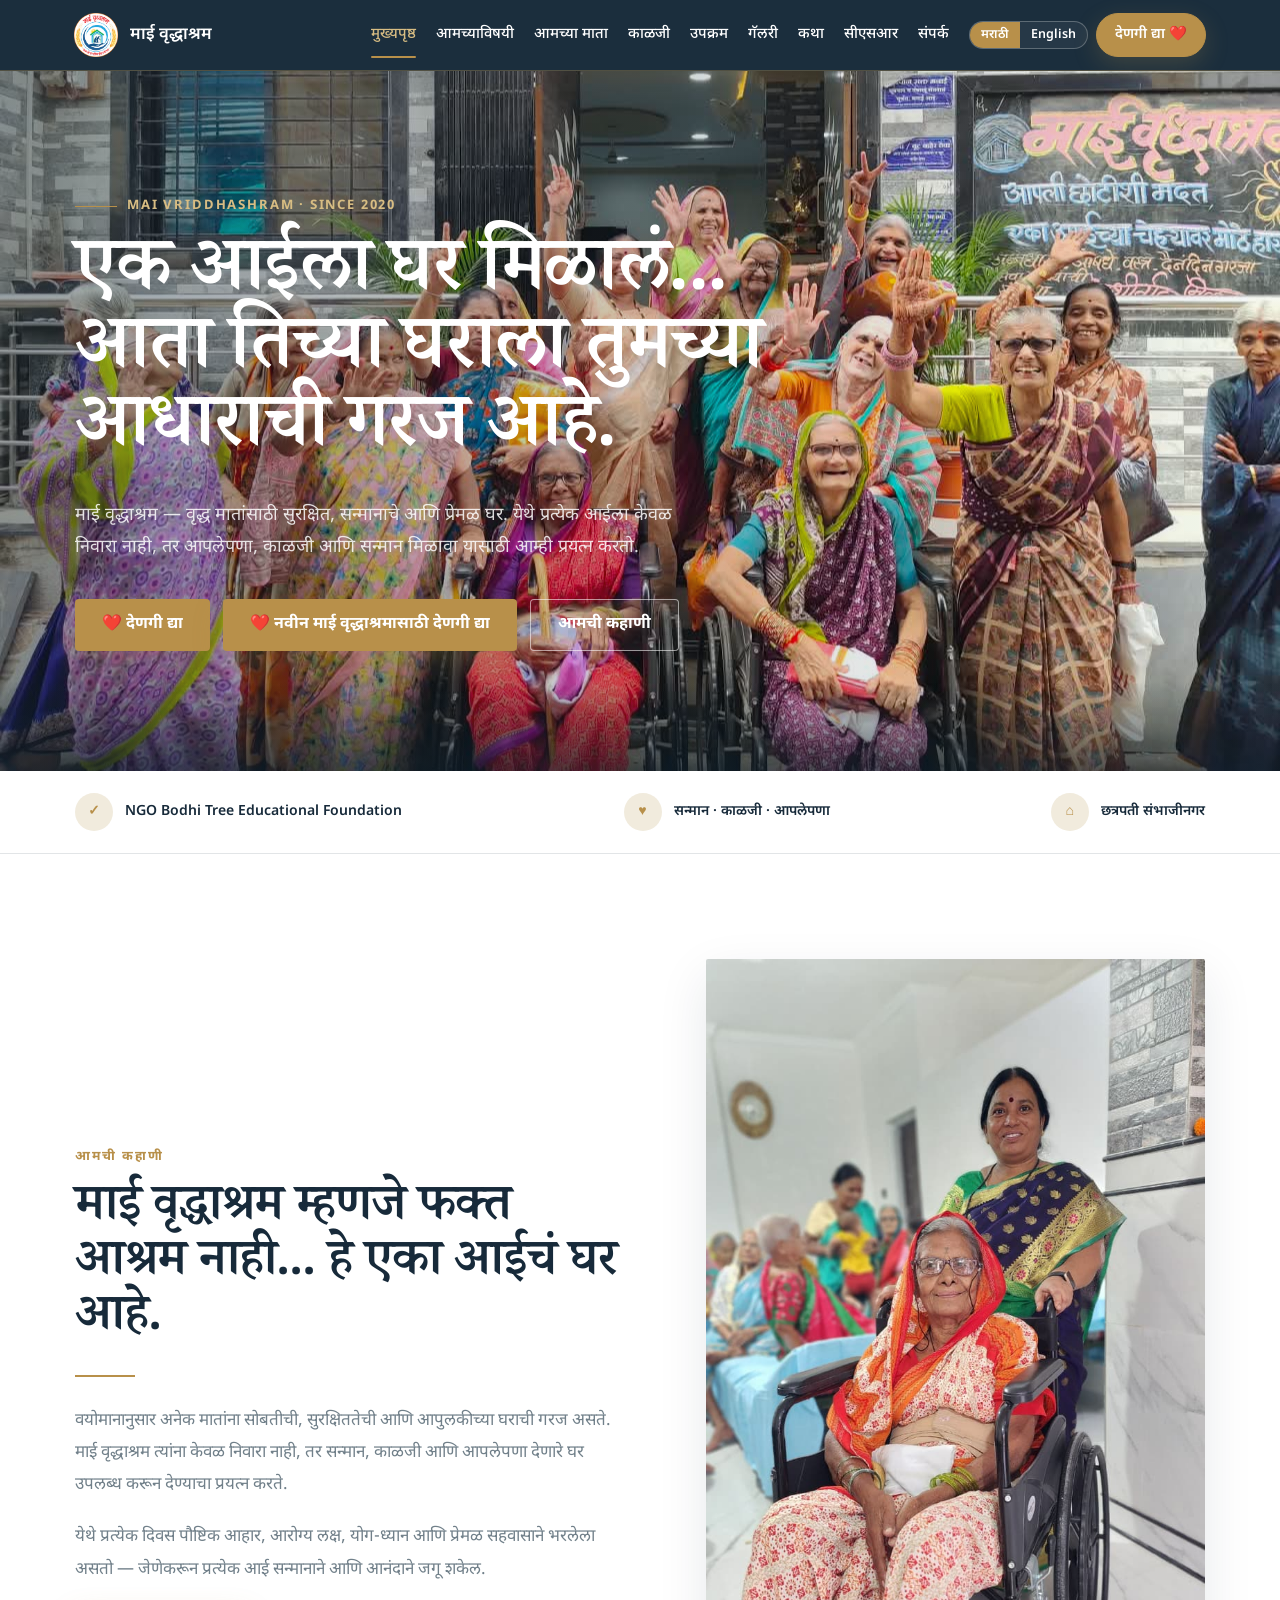
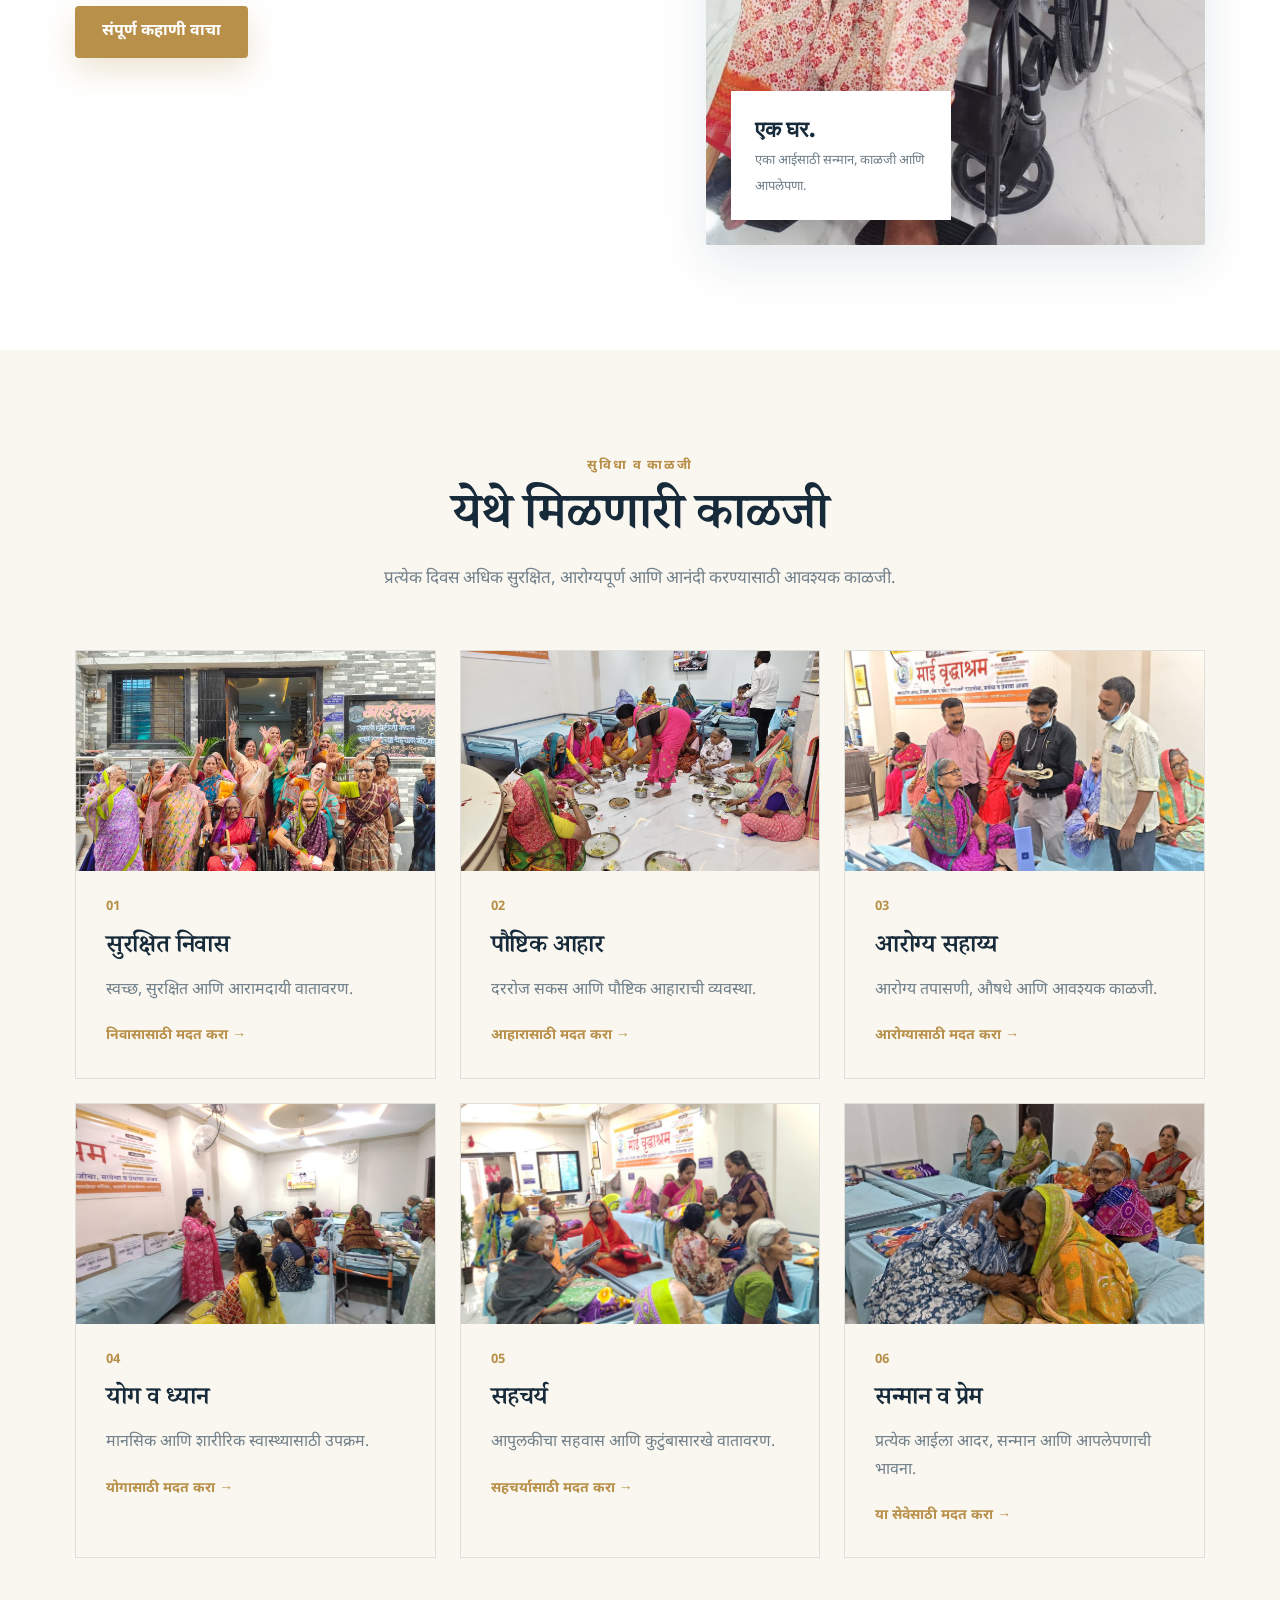
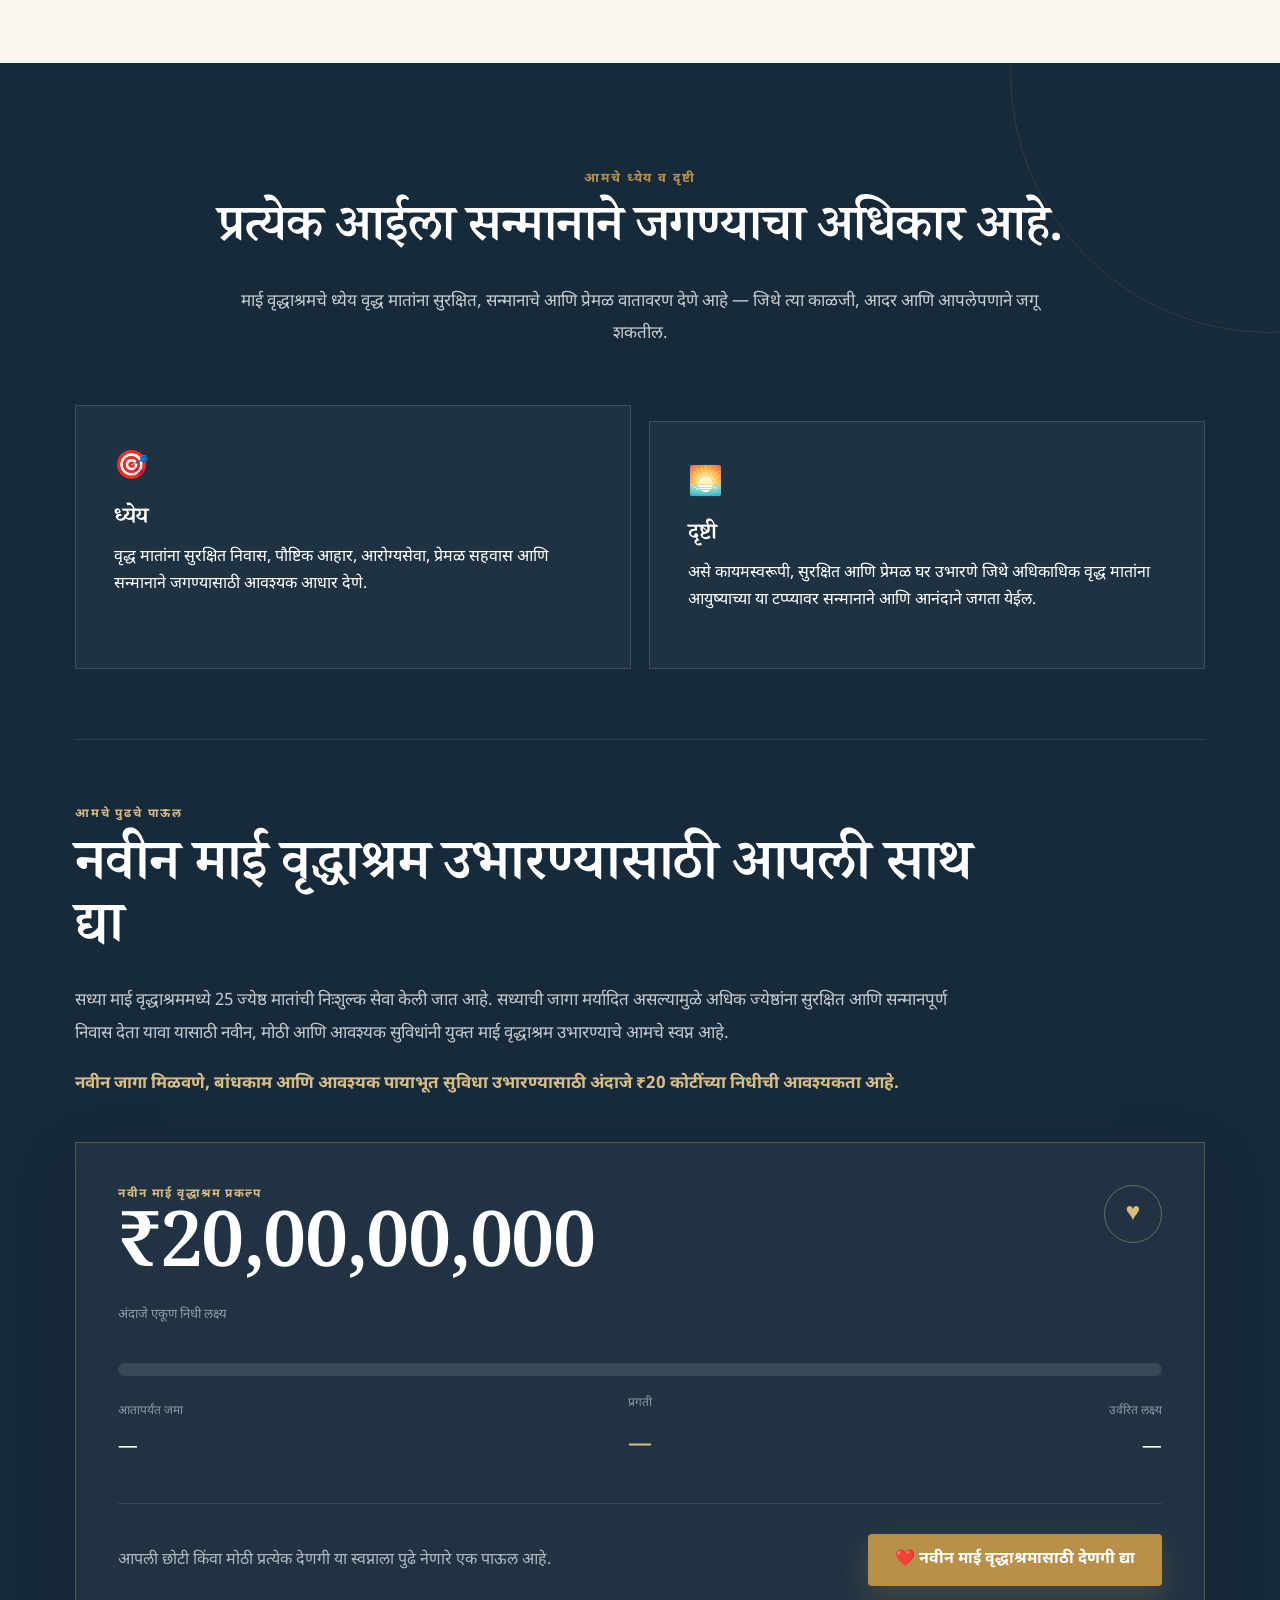
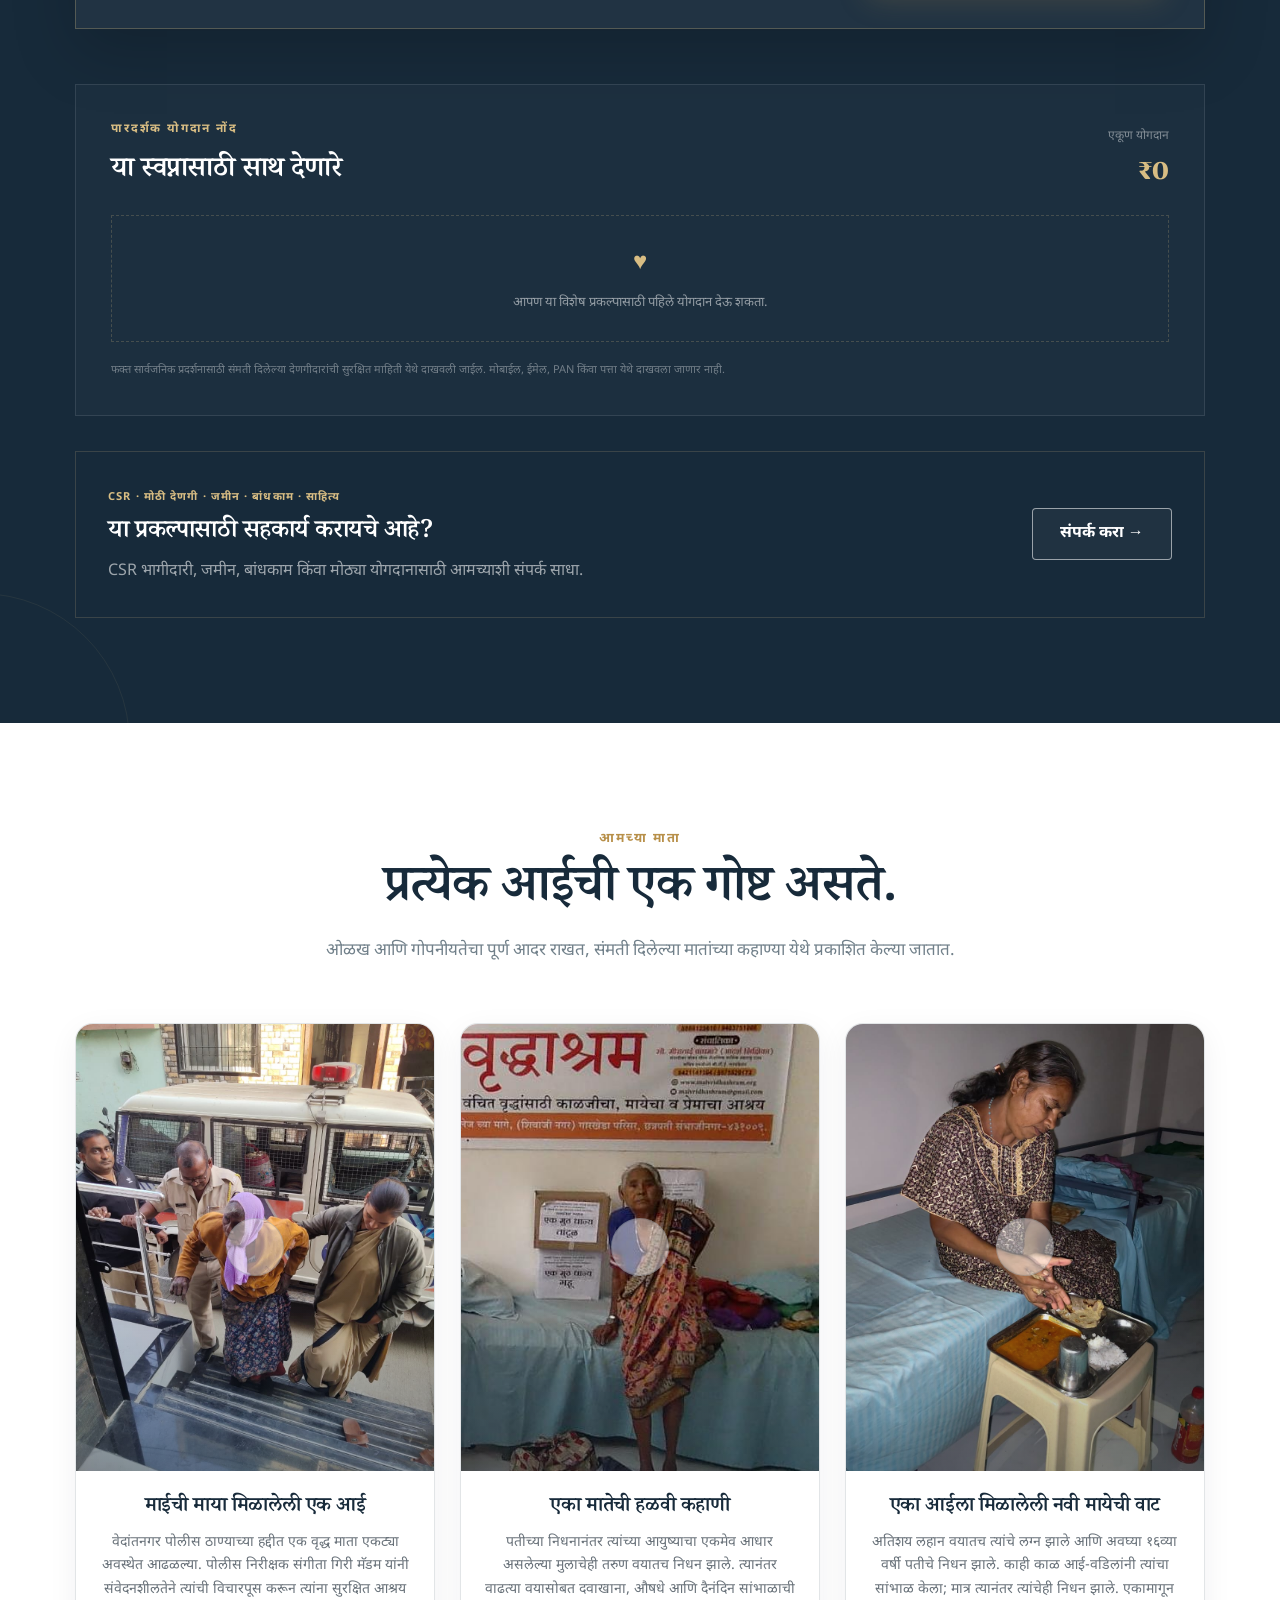
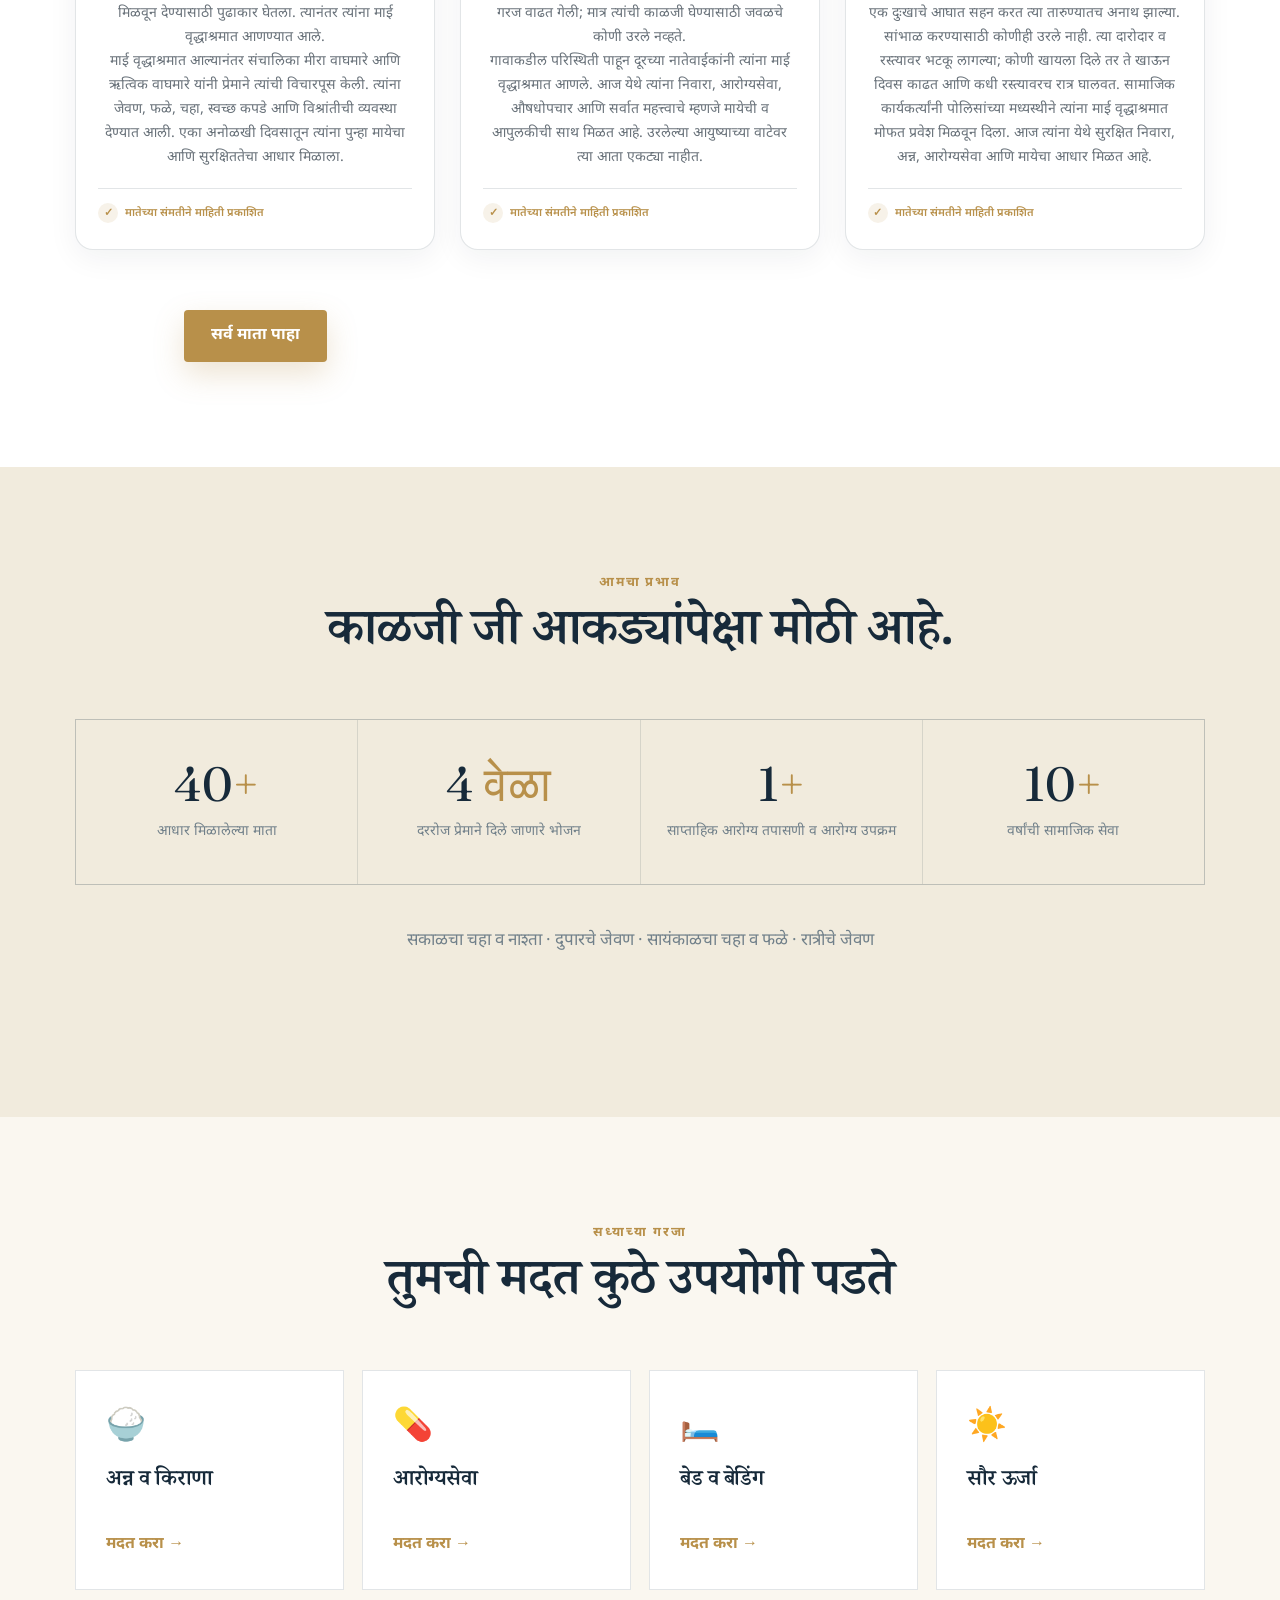
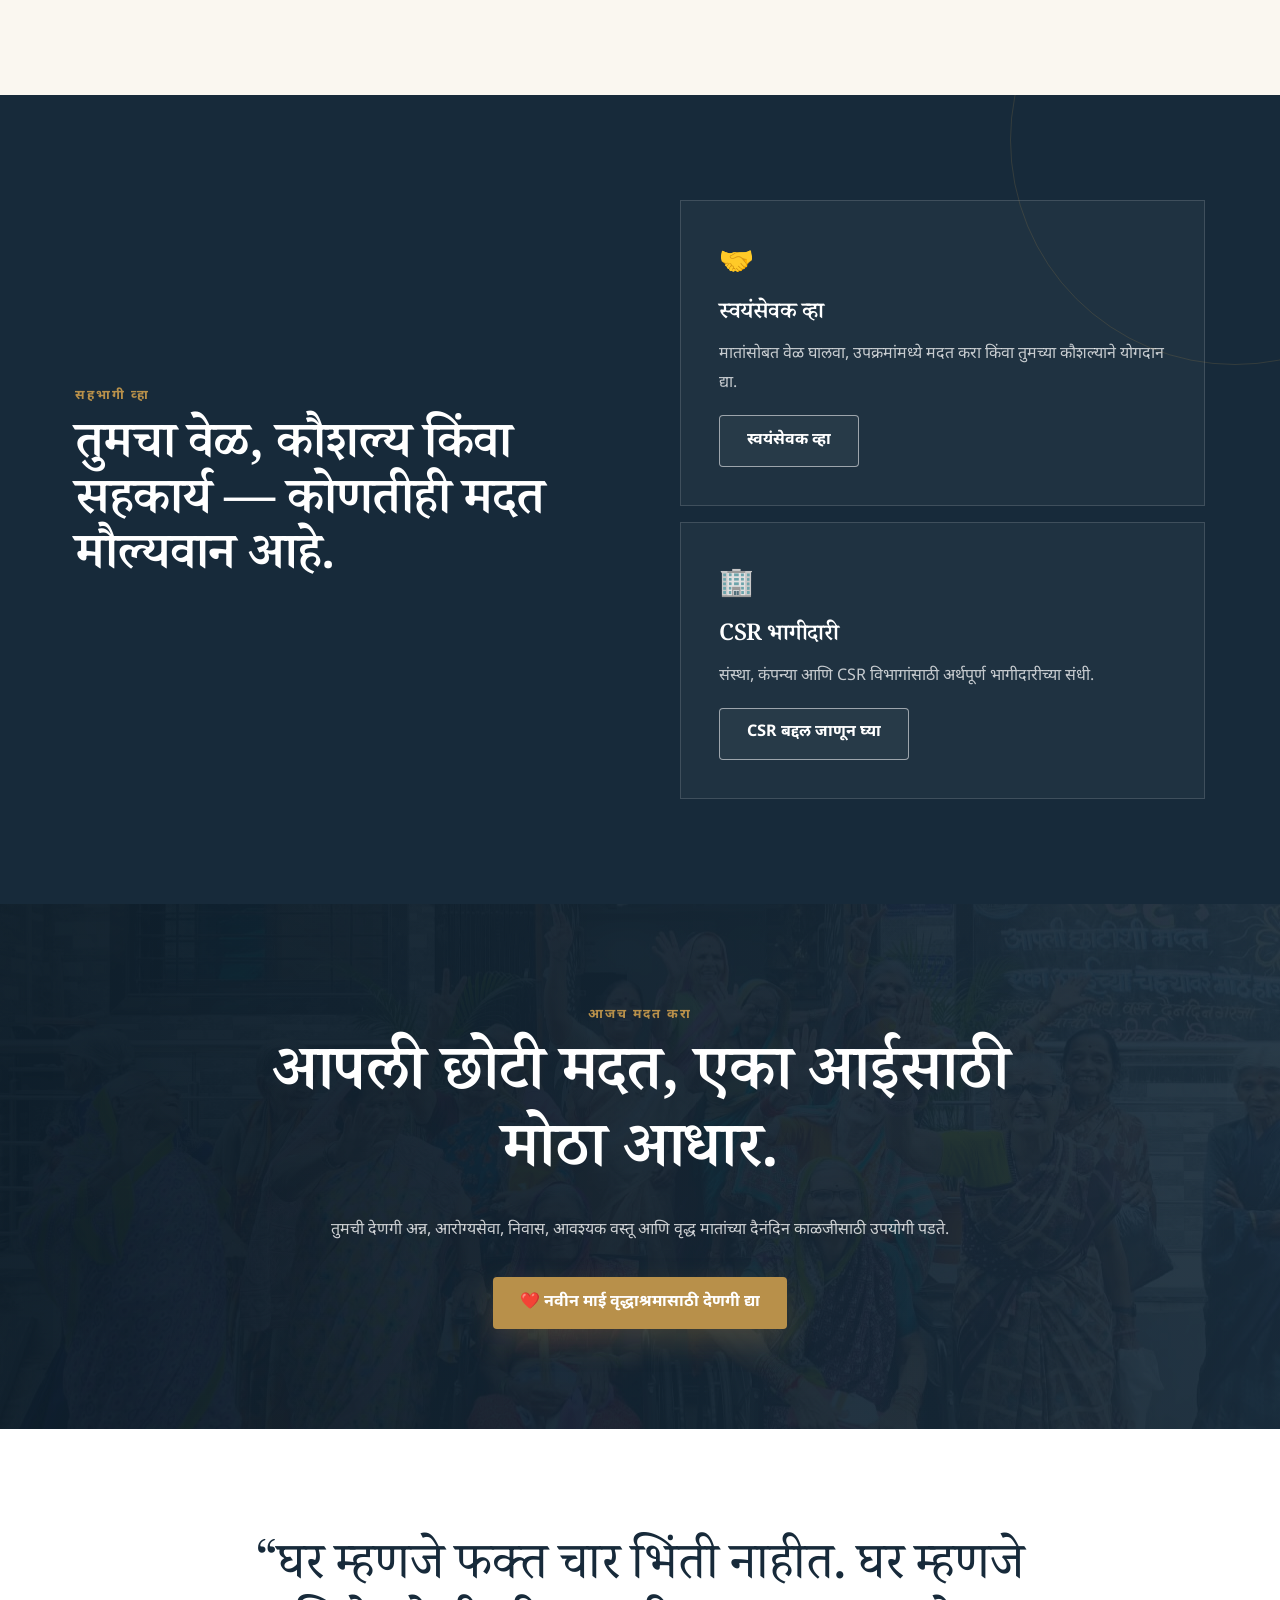
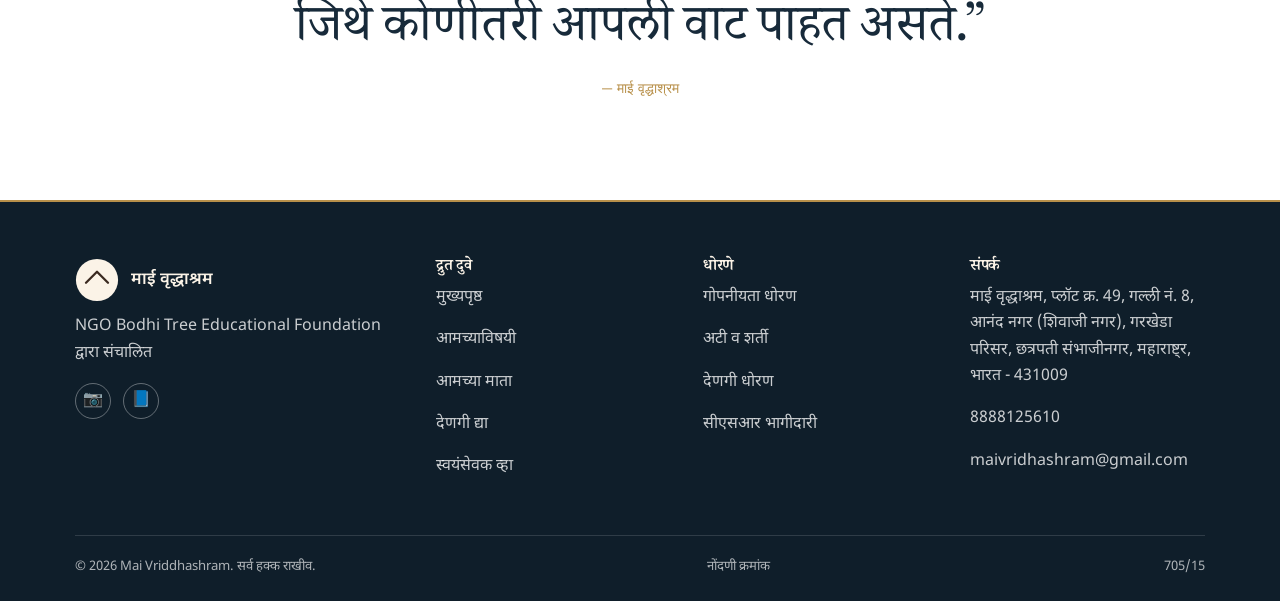
<file: index.html>
<!DOCTYPE html>
<html lang="mr" data-lang="mr">
<head>

<meta charset="UTF-8">
<meta name="viewport" content="width=device-width, initial-scale=1.0">

<title>माई वृद्धाश्रम | Mai Vriddhashram | Old Age Home in Chhatrapati Sambhajinagar</title>

<meta name="description" content="माई वृद्धाश्रम, छत्रपती संभाजीनगर — वृद्ध मातांसाठी सुरक्षित, सन्मानाचे आणि प्रेमळ घर. Mai Vriddhashram is an old age home run by Bodhi Tree Educational Foundation.">

<link rel="icon" type="image/png" href="images/logo/home-logo.png">

<link rel="canonical" href="https://maivriddhashram.org/">

<meta property="og:title" content="Mai Vriddhashram — A Home of Dignity, Care and Love">
<meta property="og:description" content="माई वृद्धाश्रम — वृद्ध मातांसाठी सुरक्षित, सन्मानाचे आणि प्रेमळ घर. Mai Vriddhashram, an old age home in Chhatrapati Sambhajinagar.">
<meta property="og:type" content="website">
<meta property="og:url" content="https://maivriddhashram.org/">
<meta property="og:image" content="https://maivriddhashram.org/images/home-hero.png">

<meta name="twitter:card" content="summary_large_image">
<meta name="twitter:title" content="माई वृद्धाश्रम | Mai Vriddhashram">
<meta name="twitter:description" content="A Home of Dignity, Care and Love — Mai Vriddhashram, Chhatrapati Sambhajinagar.">
<meta name="twitter:image" content="https://maivriddhashram.org/images/home-hero.png">

<link rel="preconnect" href="https://fonts.googleapis.com">

<link href="https://fonts.googleapis.com/css2?family=DM+Sans:wght@400;500;600;700&family=Fraunces:wght@500;600;700&family=Noto+Sans+Devanagari:wght@400;500;600;700&family=Noto+Serif+Devanagari:wght@600;700&display=swap" rel="stylesheet">

<link rel="stylesheet" href="css/style.css">


<style>
/* =========================================================
   MAI VRIDDHASHRAM — PREMIUM HOMEPAGE
   Navy + Antique Gold + Warm Cream
========================================================= */

:root{
  --navy:#172A3A;
  --navy-dark:#0D1D2A;
  --navy-mid:#213C51;
  --gold:#B8904A;
  --gold-light:#D8BD83;
  --cream:#FAF7F0;
  --cream-dark:#F1EBDD;
  --white:#FFFFFF;
  --text:#33404A;
  --muted:#71808A;
  --border:rgba(23,42,58,.12);
  --shadow:0 18px 50px rgba(23,42,58,.10);
}

html{
  scroll-behavior:smooth;
}

body{
  margin:0;
  background:var(--cream);
  color:var(--text);
  font-family:"DM Sans","Noto Sans Devanagari",sans-serif;
}

h1,h2,h3,h4{
  font-family:"Fraunces","Noto Serif Devanagari",serif;
  color:var(--navy);
  letter-spacing:-.02em;
}

.container{
  width:min(1180px,92%);
  margin:auto;
}


/* =========================================================
   HEADER
========================================================= */

#site-header{
  position:relative;
  z-index:100;
}

.premium-topline{
  background:var(--navy-dark);
  color:rgba(255,255,255,.78);
  text-align:center;
  font-size:12px;
  letter-spacing:.08em;
  padding:9px 15px;
}

.premium-topline span{
  color:var(--gold-light);
}


/* =========================================================
   HERO
========================================================= */

.premium-hero{
  position:relative;
  min-height:700px;
  display:flex;
  align-items:center;
  overflow:hidden;
  background:var(--navy);
}

.premium-hero-image{
  position:absolute;
  inset:0;

  background-image:
    linear-gradient(
      90deg,
      rgba(13,29,42,.42) 0%,
      rgba(13,29,42,.30) 30%,
      rgba(13,29,42,.12) 62%,
      rgba(13,29,42,.03) 100%
    ),
    url("../images/home-hero.png");

  background-size:cover;
  background-position:center;
}

.premium-hero-content{
  position:relative;
  z-index:2;
  padding:110px 0;
  max-width:720px;
  color:white;
}

.premium-eyebrow{
  display:inline-flex;
  align-items:center;
  gap:10px;
  color:var(--gold-light);
  font-size:13px;
  font-weight:700;
  letter-spacing:.14em;
  text-transform:uppercase;
  margin-bottom:22px;
}

.premium-eyebrow::before{
  content:"";
  width:42px;
  height:1px;
  background:var(--gold);
}

.premium-hero h1{
  color:white;
  font-size:clamp(3rem,6vw,5.8rem);
  line-height:1.02;
  margin:0 0 26px;
  max-width:800px;
}

.premium-hero h1 span{
  color:var(--gold-light);
}

.premium-hero-description{
  font-size:18px;
  line-height:1.8;
  color:rgba(255,255,255,.84);
  max-width:600px;
  margin-bottom:35px;
}

.premium-buttons{
  display:flex;
  flex-wrap:wrap;
  gap:13px;
}

.premium-btn{
  display:inline-flex;
  align-items:center;
  justify-content:center;
  min-height:52px;
  padding:0 27px;
  border-radius:4px;
  text-decoration:none;
  font-weight:700;
  transition:.3s ease;
}

.premium-btn-gold{
  background:var(--gold);
  color:white;
  box-shadow:0 12px 30px rgba(184,144,74,.25);
}

.premium-btn-gold:hover{
  background:#A37D3D;
  transform:translateY(-3px);
}

.premium-btn-light{
  border:1px solid rgba(255,255,255,.55);
  color:white;
  background:rgba(255,255,255,.04);
}

.premium-btn-light:hover{
  background:white;
  color:var(--navy);
}

.hero-bottom-line{
  position:absolute;
  bottom:0;
  left:0;
  right:0;
  height:90px;

  background:linear-gradient(
    to bottom,
    transparent,
    rgba(13,29,42,.65)
  );
}


/* =========================================================
   TRUST
========================================================= */

.premium-trust{
  background:white;
  border-bottom:1px solid var(--border);
}

.trust-inner{
  min-height:82px;
  display:flex;
  align-items:center;
  justify-content:space-between;
  gap:20px;
}

.trust-item{
  display:flex;
  align-items:center;
  gap:12px;
  color:var(--navy);
  font-size:14px;
  font-weight:600;
}

.trust-icon{
  width:38px;
  height:38px;
  border-radius:50%;
  display:grid;
  place-items:center;
  background:var(--cream-dark);
  color:var(--gold);
}

.trust-foundation{
  font-family:"Noto Sans Devanagari",sans-serif !important;
  font-weight:600 !important;
  letter-spacing:normal !important;
  word-spacing:normal !important;
  white-space:normal !important;
}
.trust-tree{
  display:inline-block !important;
  white-space:nowrap !important;
  letter-spacing:0 !important;
}

/* =========================================================
   INTRO
========================================================= */

.premium-section{
  padding:105px 0;
}

.premium-section-alt{
  background:white;
}

.intro-grid{
  display:grid;
  grid-template-columns:1.05fr .95fr;
  gap:80px;
  align-items:center;
}

.premium-label{
  color:var(--gold);
  font-size:13px;
  font-weight:700;
  letter-spacing:.15em;
  text-transform:uppercase;
  margin-bottom:16px;
}

.premium-title{
  font-size:clamp(2.3rem,4vw,4rem);
  line-height:1.08;
  margin:0 0 25px;
}

.premium-copy{
  color:var(--muted);
  font-size:17px;
  line-height:1.9;
  margin-bottom:20px;
}

.gold-line{
  width:60px;
  height:2px;
  background:var(--gold);
  margin:20px 0 28px;
}

.editorial-image{
  position:relative;
  min-height:520px;
  overflow:hidden;
  border-radius:2px;
  box-shadow:var(--shadow);
}

.editorial-image img{
  width:100%;
  height:100%;
  min-height:520px;
  object-fit:cover;
  display:block;
}

.editorial-badge{
  position:absolute;
  left:25px;
  bottom:25px;
  background:white;
  padding:20px 24px;
  box-shadow:0 12px 30px rgba(0,0,0,.15);
  max-width:220px;
}

.editorial-badge strong{
  display:block;
  color:var(--navy);
  font-family:"Fraunces",serif;
  font-size:22px;
}

.editorial-badge span{
  color:var(--muted);
  font-size:13px;
}


/* =========================================================
   CARE & SUPPORT
========================================================= */

.center-heading{
  text-align:center;
  max-width:720px;
  margin:0 auto 55px;
}

.center-heading .premium-title{
  margin-bottom:15px;
}

.care-grid{
  display:grid;
  grid-template-columns:repeat(3,1fr);
  gap:24px;
}

.care-card{
  background:var(--cream);
  border:1px solid var(--border);

  transition:
    transform .35s ease,
    box-shadow .35s ease,
    background .35s ease,
    border-color .35s ease;
}

.care-card-link{
  display:block;
  text-decoration:none;
  color:inherit;
  cursor:pointer;
  overflow:hidden;
  padding:0;
}

.care-card-link:hover{
  background:white;
  transform:translateY(-7px);
  box-shadow:var(--shadow);
  border-color:rgba(184,144,74,.45);
}

.care-card-link:focus-visible{
  outline:3px solid var(--gold);
  outline-offset:4px;
}

.care-photo{
  width:100%;
  height:220px;
  object-fit:cover;
  display:block;
  margin:0;
  border-radius:0;
  transition:transform .5s ease;
}

.care-card-link:hover .care-photo{
  transform:scale(1.045);
}

.care-number{
  color:var(--gold);
  font-size:13px;
  font-weight:700;
  margin:25px 30px 15px;
}

.care-card h3{
  font-size:25px;
  margin:0 30px 12px;
}

.care-card p{
  color:var(--muted);
  line-height:1.7;
  margin:0 30px;
}

.care-donate{
  display:inline-block;
  margin:20px 30px 30px;
  color:var(--gold);
  font-weight:700;
  font-size:14px;
  transition:.3s ease;
}

.care-card-link:hover .care-donate{
  letter-spacing:.4px;
}


/* =========================================================
   OLD / GENERAL NAVY FEATURE
========================================================= */

.navy-feature{
  background:var(--navy);
  color:white;
  position:relative;
  overflow:hidden;
}

.navy-feature::after{
  content:"";
  position:absolute;
  width:450px;
  height:450px;
  border:1px solid rgba(184,144,74,.18);
  border-radius:50%;
  right:-180px;
  top:-180px;
}

.feature-grid{
  display:grid;
  grid-template-columns:1fr 1fr;
  gap:80px;
  align-items:center;
}

.navy-feature h2{
  color:white;
}

.navy-feature p{
  color:rgba(255,255,255,.75);
  line-height:1.85;
}

.feature-card{
  border:1px solid rgba(255,255,255,.14);
  padding:38px;
  background:rgba(255,255,255,.035);
}

.feature-card + .feature-card{
  margin-top:16px;
}

.feature-card-icon{
  font-size:28px;
  margin-bottom:15px;
}

.feature-card h3{
  color:white;
  margin:0 0 10px;
  font-size:23px;
}


/* =========================================================
   NEW MAI VRIDDHASHRAM LIVE FUNDRAISING
========================================================= */

.mai-project-section{
  background:var(--navy);
  color:white;
  position:relative;
  overflow:hidden;
}

.mai-project-section::before{
  content:"";
  position:absolute;
  width:520px;
  height:520px;
  border:1px solid rgba(216,189,131,.12);
  border-radius:50%;
  right:-250px;
  top:-250px;
  pointer-events:none;
}

.mai-project-section::after{
  content:"";
  position:absolute;
  width:300px;
  height:300px;
  border:1px solid rgba(216,189,131,.08);
  border-radius:50%;
  left:-170px;
  bottom:-170px;
  pointer-events:none;
}

.mai-project-intro{
  position:relative;
  z-index:2;
  max-width:850px;
  margin:0 auto 55px;
  text-align:center;
}

.mai-project-intro .premium-title{
  color:white;
}

.mai-project-intro p{
  color:rgba(255,255,255,.76);
  font-size:17px;
  line-height:1.9;
}

.mai-mission-grid{
  position:relative;
  z-index:2;
  display:grid;
  grid-template-columns:1fr 1fr;
  gap:18px;
  margin-bottom:70px;
}

.mai-project-wrap{
  position:relative;
  z-index:2;
  border-top:1px solid rgba(255,255,255,.12);
  padding-top:65px;
}

.mai-project-label{
  color:var(--gold-light);
  font-size:12px;
  font-weight:700;
  letter-spacing:.15em;
  text-transform:uppercase;
  margin-bottom:14px;
}

.mai-project-wrap h2{
  color:white;
  font-size:clamp(2.2rem,4.5vw,4rem);
  line-height:1.08;
  max-width:900px;
  margin:0 0 22px;
}

.mai-project-description{
  color:rgba(255,255,255,.75);
  font-size:17px;
  line-height:1.9;
  max-width:900px;
  margin:0 0 18px;
}

.mai-project-emphasis{
  color:var(--gold-light) !important;
  font-weight:700;
}


/* =========================================================
   FUNDRAISING CARD
========================================================= */

.mai-fundraising-card{
  margin-top:42px;
  padding:42px;
  background:rgba(255,255,255,.045);
  border:1px solid rgba(216,189,131,.28);
  box-shadow:0 22px 60px rgba(0,0,0,.18);
}

.mai-fundraising-header{
  display:flex;
  align-items:flex-start;
  justify-content:space-between;
  gap:25px;
}

.mai-fundraising-eyebrow{
  color:var(--gold-light);
  font-size:12px;
  font-weight:700;
  letter-spacing:.12em;
  text-transform:uppercase;
  margin-bottom:12px;
}

.mai-goal-amount{
  color:white;
  font-family:"Fraunces","Noto Serif Devanagari",serif;
  font-size:clamp(2.7rem,6vw,4.8rem);
  line-height:1;
  margin:0;
}

.mai-goal-note{
  color:rgba(255,255,255,.50);
  font-size:13px;
  margin-top:10px;
}

.mai-heart-mark{
  width:58px;
  height:58px;
  border:1px solid rgba(216,189,131,.4);
  border-radius:50%;
  display:grid;
  place-items:center;
  color:var(--gold-light);
  font-size:25px;
  flex:none;
}


/* =========================================================
   PROGRESS
========================================================= */

.mai-progress-area{
  margin-top:38px;
}

.mai-progress-track{
  width:100%;
  height:13px;
  border-radius:30px;
  overflow:hidden;
  background:rgba(255,255,255,.10);
}

.mai-progress-fill{
  width:0%;
  height:100%;
  border-radius:30px;
  background:var(--gold);
 transition:width 2s ease;
}

.mai-fundraising-stats{
  display:grid;
  grid-template-columns:1fr auto 1fr;
  gap:25px;
  margin-top:18px;
  align-items:end;
}

.mai-stat-item{
  display:flex;
  flex-direction:column;
  gap:5px;
}

.mai-stat-item span{
  color:rgba(255,255,255,.50);
  font-size:12px;
}

.mai-stat-item strong{
  color:white;
  font-family:"Fraunces","Noto Serif Devanagari",serif;
  font-size:23px;
}

.mai-stat-percent{
  text-align:center;
}

.mai-stat-percent strong{
  color:var(--gold-light);
  font-size:28px;
}

.mai-stat-remaining{
  text-align:right;
}


/* =========================================================
   PROJECT DONATE CTA
========================================================= */

.mai-donate-area{
  display:flex;
  justify-content:space-between;
  align-items:center;
  gap:30px;
  margin-top:38px;
  padding-top:30px;
  border-top:1px solid rgba(255,255,255,.10);
}

.mai-donate-area p{
  max-width:560px;
  margin:0;
  color:rgba(255,255,255,.65);
  line-height:1.7;
}


/* =========================================================
   SUPPORTERS
========================================================= */

.mai-supporters{
  margin-top:55px;
  padding:35px;
  background:rgba(255,255,255,.025);
  border:1px solid rgba(255,255,255,.10);
}

.mai-supporters-heading{
  display:flex;
  justify-content:space-between;
  align-items:flex-end;
  gap:20px;
  margin-bottom:25px;
}

.mai-supporters-heading h3{
  color:white;
  font-size:28px;
  margin:0;
}

.mai-supporters-total{
  text-align:right;
}

.mai-supporters-total span{
  display:block;
  color:rgba(255,255,255,.45);
  font-size:12px;
  margin-bottom:4px;
}

.mai-supporters-total strong{
  color:var(--gold-light);
  font-family:"Fraunces","Noto Serif Devanagari",serif;
  font-size:24px;
}

.mai-supporters-list{
  display:flex;
  flex-direction:column;
}

.mai-supporter-row{
  display:grid;
  grid-template-columns:130px 1fr auto;
  gap:20px;
  align-items:center;
  padding:16px 18px;
  border-bottom:1px solid rgba(255,255,255,.08);
}

.mai-supporter-date{
  color:rgba(255,255,255,.45);
  font-size:12px;
}

.mai-supporter-name{
  color:white;
  font-weight:600;
}

.mai-supporter-amount{
  color:var(--gold-light);
  font-family:"Fraunces","Noto Serif Devanagari",serif;
  font-size:20px;
  font-weight:600;
}

.mai-supporter-empty{
  text-align:center;
  padding:28px 15px;
  border:1px dashed rgba(216,189,131,.22);
}

.mai-supporter-empty span{
  display:block;
  color:var(--gold-light);
  font-size:24px;
  margin-bottom:8px;
}

.mai-supporter-empty p{
  color:rgba(255,255,255,.52);
  font-size:13px;
  margin:0;
}

.mai-supporters-note{
  color:rgba(255,255,255,.38);
  font-size:11px;
  line-height:1.6;
  margin:20px 0 0;
}


/* =========================================================
   PROJECT CONTACT
========================================================= */

.mai-project-contact{
  display:flex;
  justify-content:space-between;
  align-items:center;
  gap:30px;
  margin-top:35px;
  padding:32px;
  border:1px solid rgba(216,189,131,.18);
}

.mai-project-contact span{
  color:var(--gold-light);
  font-size:11px;
  font-weight:700;
  letter-spacing:.10em;
  text-transform:uppercase;
}

.mai-project-contact h3{
  color:white;
  font-size:25px;
  margin:8px 0;
}

.mai-project-contact p{
  color:rgba(255,255,255,.58);
  margin:0;
  line-height:1.6;
}


/* =========================================================
   MOTHERS
========================================================= */

.mothers-grid{
  display:grid;
  grid-template-columns:repeat(3,1fr);
  gap:25px;
}

.mother-card{
  background:white;
  border:1px solid var(--border);
  box-shadow:0 8px 30px rgba(23,42,58,.06);
  overflow:hidden;
}

.mother-image{
  aspect-ratio:4/3;
  background:var(--cream-dark);
  display:grid;
  place-items:center;
  color:var(--muted);
}

.mother-image span{
  border:1px solid rgba(184,144,74,.35);
  padding:8px 13px;
  font-size:12px;
  background:white;
}

.mother-content{
  padding:25px;
}

.mother-content h3{
  margin:0 0 10px;
}

.mother-content p{
  color:var(--muted);
  font-size:14px;
  line-height:1.7;
}
.mother-image{
  position:relative;
  aspect-ratio:4/5;
  overflow:hidden;
  background:var(--cream-dark);
}

.mother-image img{
  width:100%;
  height:100%;
  object-fit:cover;
  display:block;
}

.mother-image::after{
  content:"";
  position:absolute;
  inset:0;
  background:linear-gradient(
    to top,
    rgba(13,29,42,.38),
    transparent 45%
  );
  pointer-events:none;
}

.mother-image span{
  position:absolute;
  left:16px;
  bottom:16px;
  z-index:2;
  border:1px solid rgba(184,144,74,.35);
  padding:7px 12px;
  border-radius:999px;
  font-size:11px;
  font-weight:600;
  background:rgba(255,255,255,.90);
  color:#80652F;
}

.mother-consent{
  display:flex;
  align-items:center;
  gap:7px;
  margin-top:18px;
  padding-top:14px;
  border-top:1px solid var(--border);
  color:var(--gold);
  font-size:11px;
  font-weight:600;
}

.mother-consent span:first-child{
  width:20px;
  height:20px;
  border-radius:50%;
  display:grid;
  place-items:center;
  background:rgba(184,144,74,.12);
}

/* =========================================================
   IMPACT
========================================================= */

.impact-section{
  background:var(--cream-dark);
}

.impact-grid{
  display:grid;
  grid-template-columns:repeat(4,1fr);
  gap:1px;
  background:rgba(23,42,58,.12);
  border:1px solid rgba(23,42,58,.12);
}

.impact-box{
  background:var(--cream-dark);
  padding:40px 20px;
  text-align:center;
}

.impact-number{
  color:var(--navy);
  font-family:"Fraunces",serif;
  font-size:48px;
  line-height:1;
  margin-bottom:12px;
}

.impact-number span{
  color:var(--gold);
}

.impact-label{
  color:var(--muted);
  font-size:14px;
}


/* =========================================================
   NEEDS
========================================================= */

.needs-grid{
  display:grid;
  grid-template-columns:repeat(4,1fr);
  gap:18px;
}

.need-card{
  min-height:220px;
  background:white;
  border:1px solid var(--border);
  padding:30px;
  display:flex;
  flex-direction:column;
  justify-content:space-between;
  transition:.3s ease;
}

.need-card:hover{
  transform:translateY(-5px);
  box-shadow:var(--shadow);
}

.need-icon{
  font-size:32px;
}

.need-card h3{
  font-size:22px;
  margin:15px 0 0;
}

.need-card a{
  color:var(--gold);
  font-weight:700;
  text-decoration:none;
}


/* =========================================================
   CTA
========================================================= */

.premium-donation{
  background:
    linear-gradient(
      90deg,
      rgba(13,29,42,.97),
      rgba(23,42,58,.92)
    ),
    url("../images/home-hero.png") center/cover;

  color:white;
  padding:100px 0;
  text-align:center;
}

.premium-donation h2{
  color:white;
  font-size:clamp(2.5rem,5vw,4.5rem);
  max-width:800px;
  margin:0 auto 22px;
}

.premium-donation p{
  max-width:620px;
  margin:0 auto 32px;
  color:rgba(255,255,255,.78);
  line-height:1.8;
}


/* =========================================================
   FINAL MESSAGE
========================================================= */

.final-message{
  padding:100px 0;
  background:white;
  text-align:center;
}

.final-message blockquote{
  max-width:850px;
  margin:0 auto;
  color:var(--navy);
  font-family:"Fraunces","Noto Serif Devanagari",serif;
  font-size:clamp(2rem,4vw,3.6rem);
  line-height:1.2;
}

.final-message cite{
  display:block;
  margin-top:25px;
  color:var(--gold);
  font-style:normal;
  font-family:"DM Sans",sans-serif;
  font-size:14px;
}


/* =========================================================
   TABLET
========================================================= */

@media(max-width:900px){

  .premium-hero{
    min-height:650px;
  }

  .premium-hero-content{
    padding:90px 0;
  }

  .intro-grid,
  .feature-grid{
    grid-template-columns:1fr;
    gap:45px;
  }

  .care-grid,
  .mothers-grid{
    grid-template-columns:repeat(2,1fr);
  }

  .needs-grid{
    grid-template-columns:repeat(2,1fr);
  }

  .impact-grid{
    grid-template-columns:repeat(2,1fr);
  }

  .trust-inner{
    flex-wrap:wrap;
    padding:20px 0;
  }

}


/* =========================================================
   MOBILE
========================================================= */

@media(max-width:600px){

  .premium-section{
    padding:75px 0;
  }

  .premium-hero{
    min-height:650px;
  }

  .premium-hero-image{
    background-image:
      linear-gradient(
        180deg,
        rgba(13,29,42,.38),
        rgba(13,29,42,.62)
      ),
      url("../images/home-hero.png");

    background-size:cover;
    background-position:center center;
  }

  .premium-hero-content{
    padding:75px 0;
  }

  .premium-hero h1{
    font-size:2.9rem;
  }

  .premium-hero-description{
    font-size:16px;
  }

  .premium-buttons{
    flex-direction:column;
    align-items:stretch;
  }

  .premium-btn{
    width:100%;
  }

  .care-grid,
  .mothers-grid,
  .needs-grid{
    grid-template-columns:1fr;
  }

  .impact-grid{
    grid-template-columns:1fr 1fr;
  }

  .impact-number{
    font-size:36px;
  }

  .editorial-image,
  .editorial-image img{
    min-height:390px;
  }

  .feature-grid{
    gap:35px;
  }

  .care-photo{
    height:220px;
  }


  /* NEW PROJECT MOBILE */

  .mai-mission-grid{
    grid-template-columns:1fr;
    margin-bottom:50px;
  }

  .mai-project-wrap{
    padding-top:50px;
  }

  .mai-fundraising-card{
    padding:25px;
  }

  .mai-fundraising-header{
    gap:15px;
  }

  .mai-goal-amount{
    font-size:2.55rem;
  }

  .mai-heart-mark{
    width:48px;
    height:48px;
    font-size:20px;
  }

  .mai-fundraising-stats{
    grid-template-columns:1fr 1fr;
    gap:20px;
  }

  .mai-stat-percent{
    text-align:right;
  }

  .mai-stat-remaining{
    grid-column:1 / -1;
    text-align:left;
    padding-top:12px;
    border-top:1px solid rgba(255,255,255,.08);
  }

  .mai-donate-area{
    flex-direction:column;
    align-items:stretch;
  }

  .mai-donate-area .premium-btn{
    width:100%;
  }

  .mai-supporters{
    padding:25px 18px;
  }

  .mai-supporters-heading{
    flex-direction:column;
    align-items:flex-start;
  }

  .mai-supporters-total{
    text-align:left;
  }

  .mai-supporter-row{
    grid-template-columns:1fr auto;
    gap:7px 15px;
  }

  .mai-supporter-date{
    grid-column:1 / -1;
  }

  .mai-project-contact{
    flex-direction:column;
    align-items:stretch;
  }

  .mai-project-contact .premium-btn{
    width:100%;
  }

}


/* =========================================================
   SMALL MOBILE
========================================================= */

@media(max-width:380px){

  .premium-hero h1{
    font-size:2.5rem;
  }

  .care-photo{
    height:200px;
  }

  .care-card h3{
    font-size:23px;
  }

}

</style>


<script type="application/ld+json">
{
  "@context":"https://schema.org",
  "@type":"NGO",
  "name":"Mai Vriddhashram",
  "alternateName":"माई वृद्धाश्रम",
  "parentOrganization":{
    "@type":"Organization",
    "name":"Bodhi Tree Educational Foundation"
  },
  "areaServed":"Chhatrapati Sambhajinagar, Maharashtra, India",
  "description":"A home of dignity, care and love for elderly mothers.",
  "address":{
    "@type":"PostalAddress",
    "addressLocality":"Chhatrapati Sambhajinagar",
    "addressRegion":"Maharashtra",
    "addressCountry":"IN"
  }
}
</script>

</head>


<body>

<div id="site-header"></div>


<main>


<!-- =====================================================
     HERO
===================================================== -->

<section class="premium-hero">

  <div class="premium-hero-image"></div>

  <div class="container">

    <div class="premium-hero-content reveal">

      <div class="premium-eyebrow">
        Mai Vriddhashram · Since 2020
      </div>

      <h1
        data-mr="एक आईला घर मिळालं... आता तिच्या घराला तुमच्या आधाराची गरज आहे."
        data-en="One mother found a home... Now her home needs your support.">

        एक आईला घर मिळालं...<br>

        <span>
          आता तिच्या घराला तुमच्या आधाराची गरज आहे.
        </span>

      </h1>


      <p
        class="premium-hero-description"
        data-mr="माई वृद्धाश्रम — वृद्ध मातांसाठी सुरक्षित, सन्मानाचे आणि प्रेमळ घर. येथे प्रत्येक आईला केवळ निवारा नाही, तर आपलेपणा, काळजी आणि सन्मान मिळावा यासाठी आम्ही प्रयत्न करतो."
        data-en="Mai Vriddhashram is a safe, dignified and loving home for elderly mothers — a place where every mother can experience care, belonging and respect.">

        माई वृद्धाश्रम — वृद्ध मातांसाठी सुरक्षित, सन्मानाचे आणि प्रेमळ घर. येथे प्रत्येक आईला केवळ निवारा नाही, तर आपलेपणा, काळजी आणि सन्मान मिळावा यासाठी आम्ही प्रयत्न करतो.

      </p>


    <div class="premium-buttons">

  <!-- GENERAL DONATION -->
  <a
    href="donate.html"
    class="premium-btn premium-btn-gold"
    data-mr="❤️ देणगी द्या"
    data-en="❤️ Donate">

    ❤️ देणगी द्या

  </a>


  <!-- NEW MAI VRIDDHASHRAM PROJECT -->
  <a
    href="donate.html?purpose=new-mai-vriddhashram"
    class="premium-btn premium-btn-gold"
    data-mr="❤️ नवीन माई वृद्धाश्रमासाठी देणगी द्या"
    data-en="❤️ Donate for New Mai Vriddhashram">

    ❤️ नवीन माई वृद्धाश्रमासाठी देणगी द्या

  </a>


  <!-- OUR STORY -->
  <a
    href="about.html"
    class="premium-btn premium-btn-light"
    data-mr="आमची कहाणी"
    data-en="Our Story">

    आमची कहाणी

  </a>

</div>

    </div>

  </div>

  <div class="hero-bottom-line"></div>

</section>


<!-- =====================================================
     TRUST
===================================================== -->

<section class="premium-trust">
  <div class="container trust-inner">

    <div class="trust-item">
      <span class="trust-icon">✓</span>
     <span
  class="trust-foundation"
  data-mr="NGO Bodhi Tree Educational Foundation"
  data-en="Run by NGO Bodhi Tree Educational Foundation">
  NGO Bodhi Tree Educational Foundation
</span>
    </div>

    <div class="trust-item">
      <span class="trust-icon">♥</span>
      <span
        data-mr="सन्मान · काळजी · आपलेपणा"
        data-en="Dignity · Care · Belonging">
        सन्मान · काळजी · आपलेपणा
      </span>
    </div>

    <div class="trust-item">
      <span class="trust-icon">⌂</span>
      <span
        data-mr="छत्रपती संभाजीनगर"
        data-en="Chhatrapati Sambhajinagar">
        छत्रपती संभाजीनगर
      </span>
    </div>

  </div>
</section>


<!-- =====================================================
     INTRO / STORY
===================================================== -->

<section class="premium-section premium-section-alt">

  <div class="container intro-grid">

    <div class="reveal">

      <div
        class="premium-label"
        data-mr="आमची कहाणी"
        data-en="Our Story">

        आमची कहाणी

      </div>


      <h2
        class="premium-title"
        data-mr="माई वृद्धाश्रम म्हणजे फक्त आश्रम नाही... हे एका आईचं घर आहे."
        data-en="Mai Vriddhashram is not just a shelter... it is a mother's home.">

        माई वृद्धाश्रम म्हणजे फक्त आश्रम नाही...<br>
        हे एका आईचं घर आहे.

      </h2>


      <div class="gold-line"></div>


      <p
        class="premium-copy"
        data-mr="वयोमानानुसार अनेक मातांना सोबतीची, सुरक्षिततेची आणि आपुलकीच्या घराची गरज असते. माई वृद्धाश्रम त्यांना केवळ निवारा नाही, तर सन्मान, काळजी आणि आपलेपणा देणारे घर उपलब्ध करून देण्याचा प्रयत्न करते."
        data-en="As mothers grow older, many need companionship, safety and a home filled with warmth. Mai Vriddhashram works to offer them not just shelter, but dignity, care and belonging.">

        वयोमानानुसार अनेक मातांना सोबतीची, सुरक्षिततेची आणि आपुलकीच्या घराची गरज असते. माई वृद्धाश्रम त्यांना केवळ निवारा नाही, तर सन्मान, काळजी आणि आपलेपणा देणारे घर उपलब्ध करून देण्याचा प्रयत्न करते.

      </p>


      <p
        class="premium-copy"
        data-mr="येथे प्रत्येक दिवस पौष्टिक आहार, आरोग्य लक्ष, योग-ध्यान आणि प्रेमळ सहवासाने भरलेला असतो — जेणेकरून प्रत्येक आई सन्मानाने आणि आनंदाने जगू शकेल."
        data-en="Every day is built around nutritious food, healthcare, yoga, meditation and warm companionship — so that every mother can live with dignity and joy.">

        येथे प्रत्येक दिवस पौष्टिक आहार, आरोग्य लक्ष, योग-ध्यान आणि प्रेमळ सहवासाने भरलेला असतो — जेणेकरून प्रत्येक आई सन्मानाने आणि आनंदाने जगू शकेल.

      </p>


      <a
        href="about.html"
        class="premium-btn premium-btn-gold"
        data-mr="संपूर्ण कहाणी वाचा"
        data-en="Read Our Story">

        संपूर्ण कहाणी वाचा

      </a>

    </div>


    <div class="editorial-image reveal">

      <img
        src="images/our-mother.jpg"
        alt="माई वृद्धाश्रमातील माता">

      <div class="editorial-badge">

        <strong>एक घर.</strong>

        <span
          data-mr="एका आईसाठी सन्मान, काळजी आणि आपलेपणा."
          data-en="Dignity, care and belonging for a mother.">

          एका आईसाठी सन्मान, काळजी आणि आपलेपणा.

        </span>

      </div>

    </div>

  </div>

</section>


<!-- =====================================================
     CARE & SUPPORT
===================================================== -->

<section class="premium-section">

  <div class="container">

    <div class="center-heading reveal">

      <div
        class="premium-label"
        data-mr="सुविधा व काळजी"
        data-en="Care & Support">

        सुविधा व काळजी

      </div>


      <h2
        class="premium-title"
        data-mr="येथे मिळणारी काळजी"
        data-en="The care every mother deserves">

        येथे मिळणारी काळजी

      </h2>


      <p
        class="premium-copy"
        data-mr="प्रत्येक दिवस अधिक सुरक्षित, आरोग्यपूर्ण आणि आनंदी करण्यासाठी आवश्यक काळजी."
        data-en="Essential care to make every day safer, healthier and happier.">

        प्रत्येक दिवस अधिक सुरक्षित, आरोग्यपूर्ण आणि आनंदी करण्यासाठी आवश्यक काळजी.

      </p>

    </div>


    <div class="care-grid">


      <!-- 01 -->

      <a
        href="donate.html?purpose=accommodation"
        class="care-card care-card-link reveal"
        aria-label="सुरक्षित निवासासाठी देणगी द्या">

        <img
          src="images/images/imagescare-home.jpg"
          alt="सुरक्षित निवास"
          class="care-photo">

        <div class="care-number">01</div>

        <h3
          data-mr="सुरक्षित निवास"
          data-en="Safe Accommodation">

          सुरक्षित निवास

        </h3>

        <p
          data-mr="स्वच्छ, सुरक्षित आणि आरामदायी वातावरण."
          data-en="Clean, safe and comfortable living spaces.">

          स्वच्छ, सुरक्षित आणि आरामदायी वातावरण.

        </p>

        <span
          class="care-donate"
          data-mr="निवासासाठी मदत करा →"
          data-en="Support accommodation →">

          निवासासाठी मदत करा →

        </span>

      </a>


      <!-- 02 -->

      <a
        href="donate.html?purpose=food"
        class="care-card care-card-link reveal"
        aria-label="पौष्टिक आहारासाठी देणगी द्या">

        <img
          src="images/images/imagescare-food.jpg"
          alt="पौष्टिक आहार"
          class="care-photo">

        <div class="care-number">02</div>

        <h3
          data-mr="पौष्टिक आहार"
          data-en="Nutritious Food">

          पौष्टिक आहार

        </h3>

        <p
          data-mr="दररोज सकस आणि पौष्टिक आहाराची व्यवस्था."
          data-en="Nutritious meals served every day.">

          दररोज सकस आणि पौष्टिक आहाराची व्यवस्था.

        </p>

        <span
          class="care-donate"
          data-mr="आहारासाठी मदत करा →"
          data-en="Support food care →">

          आहारासाठी मदत करा →

        </span>

      </a>


      <!-- 03 -->

      <a
        href="donate.html?purpose=healthcare"
        class="care-card care-card-link reveal"
        aria-label="आरोग्य सहाय्यासाठी देणगी द्या">

        <img
          src="images/images/imagescare-health.jpg"
          alt="आरोग्य सहाय्य"
          class="care-photo">

        <div class="care-number">03</div>

        <h3
          data-mr="आरोग्य सहाय्य"
          data-en="Healthcare Support">

          आरोग्य सहाय्य

        </h3>

        <p
          data-mr="आरोग्य तपासणी, औषधे आणि आवश्यक काळजी."
          data-en="Health check-ups, medicines and care.">

          आरोग्य तपासणी, औषधे आणि आवश्यक काळजी.

        </p>

        <span
          class="care-donate"
          data-mr="आरोग्यासाठी मदत करा →"
          data-en="Support healthcare →">

          आरोग्यासाठी मदत करा →

        </span>

      </a>


      <!-- 04 -->

      <a
        href="donate.html?purpose=yoga"
        class="care-card care-card-link reveal"
        aria-label="योग व ध्यानासाठी देणगी द्या">

        <img
          src="images/images/imagescare-yoga.jpg"
          alt="योग व ध्यान"
          class="care-photo">

        <div class="care-number">04</div>

        <h3
          data-mr="योग व ध्यान"
          data-en="Yoga & Meditation">

          योग व ध्यान

        </h3>

        <p
          data-mr="मानसिक आणि शारीरिक स्वास्थ्यासाठी उपक्रम."
          data-en="Activities for mental and physical wellbeing.">

          मानसिक आणि शारीरिक स्वास्थ्यासाठी उपक्रम.

        </p>

        <span
          class="care-donate"
          data-mr="योगासाठी मदत करा →"
          data-en="Support wellness →">

          योगासाठी मदत करा →

        </span>

      </a>


      <!-- 05 -->

      <a
        href="donate.html?purpose=companionship"
        class="care-card care-card-link reveal"
        aria-label="सहचर्यासाठी देणगी द्या">

        <img
          src="images/images/imagescare-companionship.jpg"
          alt="सहचर्य"
          class="care-photo">

        <div class="care-number">05</div>

        <h3
          data-mr="सहचर्य"
          data-en="Companionship">

          सहचर्य

        </h3>

        <p
          data-mr="आपुलकीचा सहवास आणि कुटुंबासारखे वातावरण."
          data-en="Warm companionship and a family-like environment.">

          आपुलकीचा सहवास आणि कुटुंबासारखे वातावरण.

        </p>

        <span
          class="care-donate"
          data-mr="सहचर्यासाठी मदत करा →"
          data-en="Support companionship →">

          सहचर्यासाठी मदत करा →

        </span>

      </a>


      <!-- 06 -->

      <a
        href="donate.html?purpose=dignity"
        class="care-card care-card-link reveal"
        aria-label="सन्मान व प्रेमासाठी देणगी द्या">

        <img
          src="images/images/imagescare-love.jpg"
          alt="सन्मान व प्रेम"
          class="care-photo">

        <div class="care-number">06</div>

        <h3
          data-mr="सन्मान व प्रेम"
          data-en="Dignity & Love">

          सन्मान व प्रेम

        </h3>

        <p
          data-mr="प्रत्येक आईला आदर, सन्मान आणि आपलेपणाची भावना."
          data-en="Respect, dignity and a sense of belonging for every mother.">

          प्रत्येक आईला आदर, सन्मान आणि आपलेपणाची भावना.

        </p>

        <span
          class="care-donate"
          data-mr="या सेवेसाठी मदत करा →"
          data-en="Support this care →">

          या सेवेसाठी मदत करा →

        </span>

      </a>

    </div>

  </div>

</section>


<!-- =====================================================
     OUR PURPOSE + MISSION + VISION
===================================================== -->

<section class="premium-section mai-project-section">

  <div class="container">


    <!-- OUR PURPOSE -->

    <div class="mai-project-intro reveal">

      <div
        class="premium-label"
        data-mr="आमचे ध्येय व दृष्टी"
        data-en="Our Mission & Vision">

        आमचे ध्येय व दृष्टी

      </div>


      <h2
        class="premium-title"
        data-mr="प्रत्येक आईला सन्मानाने जगण्याचा अधिकार आहे."
        data-en="Every mother deserves to live with dignity.">

        प्रत्येक आईला सन्मानाने जगण्याचा अधिकार आहे.

      </h2>


      <p
        data-mr="माई वृद्धाश्रमचे ध्येय वृद्ध मातांना सुरक्षित, सन्मानाचे आणि प्रेमळ वातावरण देणे आहे — जिथे त्या काळजी, आदर आणि आपलेपणाने जगू शकतील."
        data-en="Our mission is to provide elderly mothers with a safe, dignified and loving environment where they can live with care, respect and belonging.">

        माई वृद्धाश्रमचे ध्येय वृद्ध मातांना सुरक्षित, सन्मानाचे आणि प्रेमळ वातावरण देणे आहे — जिथे त्या काळजी, आदर आणि आपलेपणाने जगू शकतील.

      </p>

    </div>


    <!-- MISSION / VISION -->

    <div class="mai-mission-grid">


      <div class="feature-card reveal">

        <div class="feature-card-icon">
          🎯
        </div>

        <h3
          data-mr="ध्येय"
          data-en="Mission">

          ध्येय

        </h3>

        <p
          data-mr="वृद्ध मातांना सुरक्षित निवास, पौष्टिक आहार, आरोग्यसेवा, प्रेमळ सहवास आणि सन्मानाने जगण्यासाठी आवश्यक आधार देणे."
          data-en="To provide elderly mothers with safe accommodation, nutritious food, healthcare, companionship and the support they need to live with dignity.">

          वृद्ध मातांना सुरक्षित निवास, पौष्टिक आहार, आरोग्यसेवा, प्रेमळ सहवास आणि सन्मानाने जगण्यासाठी आवश्यक आधार देणे.

        </p>

      </div>


      <div class="feature-card reveal">

        <div class="feature-card-icon">
          🌅
        </div>

        <h3
          data-mr="दृष्टी"
          data-en="Vision">

          दृष्टी

        </h3>

        <p
          data-mr="असे कायमस्वरूपी, सुरक्षित आणि प्रेमळ घर उभारणे जिथे अधिकाधिक वृद्ध मातांना आयुष्याच्या या टप्प्यावर सन्मानाने आणि आनंदाने जगता येईल."
          data-en="To build a permanent, safe and loving home where more elderly mothers can live with dignity, security and happiness in the later years of their lives.">

          असे कायमस्वरूपी, सुरक्षित आणि प्रेमळ घर उभारणे जिथे अधिकाधिक वृद्ध मातांना आयुष्याच्या या टप्प्यावर सन्मानाने आणि आनंदाने जगता येईल.

        </p>

      </div>

    </div>


    <!-- =================================================
         NEW MAI VRIDDHASHRAM PROJECT
    ================================================= -->

    <div class="mai-project-wrap reveal">


      <div
        class="mai-project-label"
        data-mr="आमचे पुढचे पाऊल"
        data-en="Our Next Step">

        आमचे पुढचे पाऊल

      </div>


      <h2
        data-mr="नवीन माई वृद्धाश्रम उभारण्यासाठी आपली साथ द्या"
        data-en="Help Us Build the New Mai Vriddhashram">

        नवीन माई वृद्धाश्रम उभारण्यासाठी आपली साथ द्या

      </h2>


      <p
        class="mai-project-description"
        data-mr="सध्या माई वृद्धाश्रममध्ये 25 ज्येष्ठ मातांची निःशुल्क सेवा केली जात आहे. सध्याची जागा मर्यादित असल्यामुळे अधिक ज्येष्ठांना सुरक्षित आणि सन्मानपूर्ण निवास देता यावा यासाठी नवीन, मोठी आणि आवश्यक सुविधांनी युक्त माई वृद्धाश्रम उभारण्याचे आमचे स्वप्न आहे."
        data-en="Mai Vriddhashram currently provides free care and support to 25 elderly mothers. As our present space is limited, we dream of creating a larger and well-equipped new Mai Vriddhashram so that more elderly people can receive safe and dignified care.">

        सध्या माई वृद्धाश्रममध्ये 25 ज्येष्ठ मातांची निःशुल्क सेवा केली जात आहे. सध्याची जागा मर्यादित असल्यामुळे अधिक ज्येष्ठांना सुरक्षित आणि सन्मानपूर्ण निवास देता यावा यासाठी नवीन, मोठी आणि आवश्यक सुविधांनी युक्त माई वृद्धाश्रम उभारण्याचे आमचे स्वप्न आहे.

      </p>


      <p
        class="mai-project-description mai-project-emphasis"
        data-mr="नवीन जागा मिळवणे, बांधकाम आणि आवश्यक पायाभूत सुविधा उभारण्यासाठी अंदाजे ₹20 कोटींच्या निधीची आवश्यकता आहे."
        data-en="An estimated ₹20 Crore is required for acquiring a new site, construction and essential infrastructure.">

        नवीन जागा मिळवणे, बांधकाम आणि आवश्यक पायाभूत सुविधा उभारण्यासाठी अंदाजे ₹20 कोटींच्या निधीची आवश्यकता आहे.

      </p>


      <!-- =================================================
           FUNDRAISING CARD
      ================================================= -->

      <div class="mai-fundraising-card">


        <div class="mai-fundraising-header">

          <div>

            <div
              class="mai-fundraising-eyebrow"
              data-mr="नवीन माई वृद्धाश्रम प्रकल्प"
              data-en="New Mai Vriddhashram Project">

              नवीन माई वृद्धाश्रम प्रकल्प

            </div>


            <h3 class="mai-goal-amount">
              ₹20,00,00,000
            </h3>


            <div
              class="mai-goal-note"
              data-mr="अंदाजे एकूण निधी लक्ष्य"
              data-en="Estimated total fundraising goal">

              अंदाजे एकूण निधी लक्ष्य

            </div>

          </div>


          <div class="mai-heart-mark">
            ♥
          </div>

        </div>


        <!-- PROGRESS -->

        <div class="mai-progress-area">

          <div class="mai-progress-track">

            <div
              class="mai-progress-fill"
              id="maiProjectProgress">
            </div>

          </div>


          <div class="mai-fundraising-stats">


            <div class="mai-stat-item">

              <span
                data-mr="आतापर्यंत जमा"
                data-en="Amount Raised">

                आतापर्यंत जमा

              </span>

              <strong id="maiProjectRaised">
                ₹0
              </strong>

            </div>


            <div
              class="mai-stat-item mai-stat-percent">

              <span
                data-mr="प्रगती"
                data-en="Progress">

                प्रगती

              </span>

              <strong id="maiProjectPercent">
                0%
              </strong>

            </div>


            <div
              class="mai-stat-item mai-stat-remaining">

              <span
                data-mr="उर्वरित लक्ष्य"
                data-en="Remaining Goal">

                उर्वरित लक्ष्य

              </span>

              <strong id="maiProjectRemaining">
                ₹20,00,00,000
              </strong>

            </div>

          </div>

        </div>


        <!-- PROJECT DONATION -->

        <div class="mai-donate-area">

          <p
            data-mr="आपली छोटी किंवा मोठी प्रत्येक देणगी या स्वप्नाला पुढे नेणारे एक पाऊल आहे."
            data-en="Every small or large contribution is one step toward making this dream a reality.">

            आपली छोटी किंवा मोठी प्रत्येक देणगी या स्वप्नाला पुढे नेणारे एक पाऊल आहे.

          </p>


          <a
            href="donate.html?purpose=new-mai-vriddhashram"
            class="premium-btn premium-btn-gold"
            data-mr="❤️ नवीन माई वृद्धाश्रमासाठी देणगी द्या"
            data-en="❤️ Donate for New Mai Vriddhashram">

            ❤️ नवीन माई वृद्धाश्रमासाठी देणगी द्या

          </a>

        </div>

      </div>


      <!-- =================================================
           SUPPORTERS
      ================================================= -->

      <div class="mai-supporters">


        <div class="mai-supporters-heading">

          <div>

            <div
              class="mai-project-label"
              data-mr="पारदर्शक योगदान नोंद"
              data-en="Transparent Contribution Record">

              पारदर्शक योगदान नोंद

            </div>


            <h3
              data-mr="या स्वप्नासाठी साथ देणारे"
              data-en="Those Supporting This Dream">

              या स्वप्नासाठी साथ देणारे

            </h3>

          </div>


          <div class="mai-supporters-total">

            <span
              data-mr="एकूण योगदान"
              data-en="Total Contributions">

              एकूण योगदान

            </span>

            <strong id="maiSupportersTotal">
              ₹0
            </strong>

          </div>

        </div>


        <div
          class="mai-supporters-list"
          id="maiSupportersList">


          <div class="mai-supporter-empty">

            <span>♥</span>

            <p
              data-mr="आपण या विशेष प्रकल्पासाठी पहिले योगदान देऊ शकता."
              data-en="You can be the first to contribute to this special project.">

              आपण या विशेष प्रकल्पासाठी पहिले योगदान देऊ शकता.

            </p>

          </div>

        </div>


        <p
          class="mai-supporters-note"
          data-mr="फक्त सार्वजनिक प्रदर्शनासाठी संमती दिलेल्या देणगीदारांची सुरक्षित माहिती येथे दाखवली जाईल. मोबाईल, ईमेल, PAN किंवा पत्ता येथे दाखवला जाणार नाही."
          data-en="Only safe information from donors who have given consent for public display will be shown here. Mobile, email, PAN and address will never be displayed.">

          फक्त सार्वजनिक प्रदर्शनासाठी संमती दिलेल्या देणगीदारांची सुरक्षित माहिती येथे दाखवली जाईल. मोबाईल, ईमेल, PAN किंवा पत्ता येथे दाखवला जाणार नाही.

        </p>

      </div>


      <!-- =================================================
           PROJECT CONTACT
      ================================================= -->

      <div class="mai-project-contact">

        <div>

          <span
            data-mr="CSR · मोठी देणगी · जमीन · बांधकाम · साहित्य"
            data-en="CSR · Major Donations · Land · Construction · Materials">

            CSR · मोठी देणगी · जमीन · बांधकाम · साहित्य

          </span>


          <h3
            data-mr="या प्रकल्पासाठी सहकार्य करायचे आहे?"
            data-en="Want to support this project?">

            या प्रकल्पासाठी सहकार्य करायचे आहे?

          </h3>


          <p
            data-mr="CSR भागीदारी, जमीन, बांधकाम किंवा मोठ्या योगदानासाठी आमच्याशी संपर्क साधा."
            data-en="Contact us for CSR partnerships, land, construction or major contributions.">

            CSR भागीदारी, जमीन, बांधकाम किंवा मोठ्या योगदानासाठी आमच्याशी संपर्क साधा.

          </p>

        </div>


        <a
          href="contact.html"
          class="premium-btn premium-btn-light"
          data-mr="संपर्क करा →"
          data-en="Contact Us →">

          संपर्क करा →

        </a>

      </div>

    </div>

  </div>

</section>


<!-- =====================================================
     MOTHERS
===================================================== -->

<section class="premium-section premium-section-alt">

  <div class="container">


    <div class="center-heading reveal">

      <div
        class="premium-label"
        data-mr="आमच्या माता"
        data-en="Our Mothers">

        आमच्या माता

      </div>


      <h2
        class="premium-title"
        data-mr="प्रत्येक आईची एक गोष्ट असते."
        data-en="Every mother has a story.">

        प्रत्येक आईची एक गोष्ट असते.

      </h2>


      <p
        class="premium-copy"
        data-mr="ओळख आणि गोपनीयतेचा पूर्ण आदर राखत, संमती दिलेल्या मातांच्या कहाण्या येथे प्रकाशित केल्या जातात."
        data-en="With full respect for identity and privacy, only stories published with consent are shared here.">

        ओळख आणि गोपनीयतेचा पूर्ण आदर राखत, संमती दिलेल्या मातांच्या कहाण्या येथे प्रकाशित केल्या जातात.

      </p>

    </div>


    <div class="mothers-grid">

<!-- MOTHER CARD 1 -->

<div class="mother-card reveal">

  <div class="mother-image">

    <img
      src="images/mother-01.jpg"
      alt="माई वृद्धाश्रमातील माता"
      loading="lazy"
    >

    

  </div>


  <div class="mother-content">

    <h3
      data-mr="माईची माया मिळालेली एक आई"
      data-en="A Mother Who Found Care at Mai">

      माईची माया मिळालेली एक आई

    </h3>


    <p
      data-mr="वेदांतनगर पोलीस ठाण्याच्या हद्दीत एक वृद्ध माता एकट्या अवस्थेत आढळल्या. पोलीस निरीक्षक संगीता गिरी मॅडम यांनी संवेदनशीलतेने त्यांची विचारपूस करून त्यांना सुरक्षित आश्रय मिळवून देण्यासाठी पुढाकार घेतला. त्यानंतर त्यांना माई वृद्धाश्रमात आणण्यात आले."
      data-en="An elderly mother was found alone within the jurisdiction of Vedantnagar Police Station. Police Inspector Sangeeta Giri took compassionate steps to help her receive safe shelter, and she was subsequently brought to Mai Vriddhashram.">

      वेदांतनगर पोलीस ठाण्याच्या हद्दीत एक वृद्ध माता एकट्या अवस्थेत आढळल्या. पोलीस निरीक्षक संगीता गिरी मॅडम यांनी संवेदनशीलतेने त्यांची विचारपूस करून त्यांना सुरक्षित आश्रय मिळवून देण्यासाठी पुढाकार घेतला. त्यानंतर त्यांना माई वृद्धाश्रमात आणण्यात आले.

    </p>


    <p
      data-mr="माई वृद्धाश्रमात आल्यानंतर संचालिका मीरा वाघमारे आणि ऋत्विक वाघमारे यांनी प्रेमाने त्यांची विचारपूस केली. त्यांना जेवण, फळे, चहा, स्वच्छ कपडे आणि विश्रांतीची व्यवस्था देण्यात आली. एका अनोळखी दिवसातून त्यांना पुन्हा मायेचा आणि सुरक्षिततेचा आधार मिळाला."
      data-en="At Mai Vriddhashram, Director Meera Waghmare and Rutveek Waghmare welcomed her with care. She was provided food, fruits, tea, clean clothes and a safe place to rest. She found care, dignity and a sense of safety once again.">

      माई वृद्धाश्रमात आल्यानंतर संचालिका मीरा वाघमारे आणि ऋत्विक वाघमारे यांनी प्रेमाने त्यांची विचारपूस केली. त्यांना जेवण, फळे, चहा, स्वच्छ कपडे आणि विश्रांतीची व्यवस्था करण्यात आली. एका अनोळखी दिवसातून त्यांना पुन्हा मायेचा आणि सुरक्षिततेचा आधार मिळाला.

    </p>


    <div class="mother-consent">

      <span>✓</span>

      <span
        data-mr="मातेच्या संमतीने माहिती प्रकाशित"
        data-en="Published with the mother's consent">

        मातेच्या संमतीने माहिती प्रकाशित

      </span>

    </div>

  </div>

</div>

<!-- MOTHER CARD 2 -->

<div class="mother-card reveal">

  <div class="mother-image">

    <img
      src="images/mother-02.jpg"
      alt="माई वृद्धाश्रमातील माता"
      loading="lazy"
    >

  </div>


  <div class="mother-content">

    <h3
      data-mr="एका मातेची हळवी कहाणी"
      data-en="A Mother's Story">

      एका मातेची हळवी कहाणी

    </h3>


    <p
      data-mr="पतीच्या निधनानंतर त्यांच्या आयुष्याचा एकमेव आधार असलेल्या मुलाचेही तरुण वयातच निधन झाले. त्यानंतर वाढत्या वयासोबत दवाखाना, औषधे आणि दैनंदिन सांभाळाची गरज वाढत गेली; मात्र त्यांची काळजी घेण्यासाठी जवळचे कोणी उरले नव्हते."
      data-en="After her husband passed away, her only source of support, her son, also passed away at a young age. As she grew older, the need for medical care, medicines and daily support increased, but there was no one close to take care of her.">

      पतीच्या निधनानंतर त्यांच्या आयुष्याचा एकमेव आधार असलेल्या मुलाचेही तरुण वयातच निधन झाले. त्यानंतर वाढत्या वयासोबत दवाखाना, औषधे आणि दैनंदिन सांभाळाची गरज वाढत गेली; मात्र त्यांची काळजी घेण्यासाठी जवळचे कोणी उरले नव्हते.

    </p>


    <p
      data-mr="गावाकडील परिस्थिती पाहून दूरच्या नातेवाईकांनी त्यांना माई वृद्धाश्रमात आणले. आज येथे त्यांना निवारा, आरोग्यसेवा, औषधोपचार आणि सर्वात महत्त्वाचे म्हणजे मायेची व आपुलकीची साथ मिळत आहे. उरलेल्या आयुष्याच्या वाटेवर त्या आता एकट्या नाहीत."
      data-en="Seeing her circumstances in the village, distant relatives brought her to Mai Vriddhashram. Today, she receives shelter, healthcare, medicines and, most importantly, love and companionship. She is no longer alone on the journey ahead.">

      गावाकडील परिस्थिती पाहून दूरच्या नातेवाईकांनी त्यांना माई वृद्धाश्रमात आणले. आज येथे त्यांना निवारा, आरोग्यसेवा, औषधोपचार आणि सर्वात महत्त्वाचे म्हणजे मायेची व आपुलकीची साथ मिळत आहे. उरलेल्या आयुष्याच्या वाटेवर त्या आता एकट्या नाहीत.

    </p>


    <div class="mother-consent">

      <span>✓</span>

      <span
        data-mr="मातेच्या संमतीने माहिती प्रकाशित"
        data-en="Published with the mother's consent">

        मातेच्या संमतीने माहिती प्रकाशित

      </span>

    </div>

  </div>

</div>

   <!-- MOTHER CARD 3 -->

<div class="mother-card reveal">

  <div class="mother-image">

    <img
      src="images/mother-03.jpg"
      alt="माई वृद्धाश्रमातील माता"
      loading="lazy"
    >

  </div>


  <div class="mother-content">

    <h3
      data-mr="एका आईला मिळालेली नवी मायेची वाट"
      data-en="A Mother Who Found a New Path of Care">

      एका आईला मिळालेली नवी मायेची वाट

    </h3>


    <p
      data-mr="अतिशय लहान वयातच त्यांचे लग्न झाले आणि अवघ्या १६व्या वर्षी पतीचे निधन झाले. काही काळ आई-वडिलांनी त्यांचा सांभाळ केला; मात्र त्यानंतर त्यांचेही निधन झाले. एकामागून एक दुःखाचे आघात सहन करत त्या तारुण्यातच अनाथ झाल्या."
      data-en="She was married at a very young age and lost her husband at just 16. Her parents cared for her for some time, but they too passed away. After facing one loss after another, she was left without family support at a young age.">

      अतिशय लहान वयातच त्यांचे लग्न झाले आणि अवघ्या १६व्या वर्षी पतीचे निधन झाले. काही काळ आई-वडिलांनी त्यांचा सांभाळ केला; मात्र त्यानंतर त्यांचेही निधन झाले. एकामागून एक दुःखाचे आघात सहन करत त्या तारुण्यातच अनाथ झाल्या.

    </p>


    <p
      data-mr="सांभाळ करण्यासाठी कोणीही उरले नाही. त्या दारोदार व रस्त्यावर भटकू लागल्या; कोणी खायला दिले तर ते खाऊन दिवस काढत आणि कधी रस्त्यावरच रात्र घालवत. सामाजिक कार्यकर्त्यांनी पोलिसांच्या मध्यस्थीने त्यांना माई वृद्धाश्रमात मोफत प्रवेश मिळवून दिला. आज त्यांना येथे सुरक्षित निवारा, अन्न, आरोग्यसेवा आणि मायेचा आधार मिळत आहे."
      data-en="With no one left to care for her, she began wandering from door to door and on the streets, surviving on whatever food people offered and sometimes sleeping on the roadside. Social workers, with police support, helped her receive free admission to Mai Vriddhashram. Today, she has safe shelter, food, healthcare and the support of care and compassion.">

      सांभाळ करण्यासाठी कोणीही उरले नाही. त्या दारोदार व रस्त्यावर भटकू लागल्या; कोणी खायला दिले तर ते खाऊन दिवस काढत आणि कधी रस्त्यावरच रात्र घालवत. सामाजिक कार्यकर्त्यांनी पोलिसांच्या मध्यस्थीने त्यांना माई वृद्धाश्रमात मोफत प्रवेश मिळवून दिला. आज त्यांना येथे सुरक्षित निवारा, अन्न, आरोग्यसेवा आणि मायेचा आधार मिळत आहे.

    </p>


    <div class="mother-consent">

      <span>✓</span>

      <span
        data-mr="मातेच्या संमतीने माहिती प्रकाशित"
        data-en="Published with the mother's consent">

        मातेच्या संमतीने माहिती प्रकाशित

      </span>

    </div>

  </div>

</div>

   <div
  style="
    width:100%;
    display:flex;
    justify-content:center;
    align-items:center;
    margin-top:35px;
  "
>
  <a
    href="mothers.html"
    class="premium-btn premium-btn-gold"
    data-mr="सर्व माता पाहा"
    data-en="View All Mothers"
  >
    सर्व माता पाहा
  </a>
</div>

</section>


<!-- =====================================================
     IMPACT
===================================================== -->

<section class="premium-section impact-section">

  <div class="container">


    <div class="center-heading reveal">

      <div
        class="premium-label"
        data-mr="आमचा प्रभाव"
        data-en="Our Impact">

        आमचा प्रभाव

      </div>


      <h2
        class="premium-title"
        data-mr="काळजी जी आकड्यांपेक्षा मोठी आहे."
        data-en="Care that goes beyond numbers.">

        काळजी जी आकड्यांपेक्षा मोठी आहे.

      </h2>

    </div>


    <div class="impact-grid">


      <!-- 40+ MOTHERS -->

      <div class="impact-box reveal">

        <div class="impact-number">
          40<span>+</span>
        </div>

        <div
          class="impact-label"
          data-mr="आधार मिळालेल्या माता"
          data-en="Mothers Supported">

          आधार मिळालेल्या माता

        </div>

      </div>


      <!-- DAILY CARE -->

      <div class="impact-box reveal">

        <div class="impact-number">
          4<span> वेळा</span>
        </div>

        <div
          class="impact-label"
          data-mr="दररोज प्रेमाने दिले जाणारे भोजन"
          data-en="Meals served with care every day">

          दररोज प्रेमाने दिले जाणारे भोजन

        </div>

      </div>


      <!-- HEALTH CARE -->

      <div class="impact-box reveal">

        <div class="impact-number">
          1<span>+</span>
        </div>

        <div
          class="impact-label"
          data-mr="साप्ताहिक आरोग्य तपासणी व आरोग्य उपक्रम"
          data-en="Weekly health check-ups and health initiatives">

          साप्ताहिक आरोग्य तपासणी व आरोग्य उपक्रम

        </div>

      </div>


      <!-- YEARS OF SERVICE -->

      <div class="impact-box reveal">

        <div class="impact-number">
          10<span>+</span>
        </div>

        <div
          class="impact-label"
          data-mr="वर्षांची सामाजिक सेवा"
          data-en="Years of Social Service">

          वर्षांची सामाजिक सेवा

        </div>

      </div>


    </div>


    <!-- DAILY CARE NOTE -->

    <div
      class="center-heading reveal"
      style="margin-top:40px;">

      <p
        class="premium-copy"
        data-mr="सकाळचा चहा व नाश्ता · दुपारचे जेवण · सायंकाळचा चहा व फळे · रात्रीचे जेवण"
        data-en="Morning tea & breakfast · Lunch · Evening tea & fruits · Dinner">

        सकाळचा चहा व नाश्ता · दुपारचे जेवण · सायंकाळचा चहा व फळे · रात्रीचे जेवण

      </p>

    </div>


  </div>

</section>

<!-- =====================================================
     CURRENT NEEDS
===================================================== -->

<section class="premium-section">

  <div class="container">


    <div class="center-heading reveal">

      <div
        class="premium-label"
        data-mr="सध्याच्या गरजा"
        data-en="Current Needs">

        सध्याच्या गरजा

      </div>


      <h2
        class="premium-title"
        data-mr="तुमची मदत कुठे उपयोगी पडते"
        data-en="Where your support helps">

        तुमची मदत कुठे उपयोगी पडते

      </h2>

    </div>


    <div class="needs-grid">


      <div class="need-card reveal">

        <div>

          <div class="need-icon">
            🍚
          </div>

          <h3
            data-mr="अन्न व किराणा"
            data-en="Food & Groceries">

            अन्न व किराणा

          </h3>

        </div>


        <a
          href="donate.html"
          data-mr="मदत करा →"
          data-en="Support →">

          मदत करा →

        </a>

      </div>


      <div class="need-card reveal">

        <div>

          <div class="need-icon">
            💊
          </div>

          <h3
            data-mr="आरोग्यसेवा"
            data-en="Healthcare">

            आरोग्यसेवा

          </h3>

        </div>


        <a
          href="donate.html"
          data-mr="मदत करा →"
          data-en="Support →">

          मदत करा →

        </a>

      </div>


      <div class="need-card reveal">

        <div>

          <div class="need-icon">
            🛏️
          </div>

          <h3
            data-mr="बेड व बेडिंग"
            data-en="Beds & Bedding">

            बेड व बेडिंग

          </h3>

        </div>


        <a
          href="donate.html"
          data-mr="मदत करा →"
          data-en="Support →">

          मदत करा →

        </a>

      </div>


      <div class="need-card reveal">

        <div>

          <div class="need-icon">
            ☀️
          </div>

          <h3
            data-mr="सौर ऊर्जा"
            data-en="Solar Energy">

            सौर ऊर्जा

          </h3>

        </div>


        <a
          href="donate.html"
          data-mr="मदत करा →"
          data-en="Support →">

          मदत करा →

        </a>

      </div>

    </div>

  </div>

</section>


<!-- =====================================================
     VOLUNTEER / CSR
===================================================== -->

<section class="premium-section navy-feature">

  <div class="container feature-grid">


    <div class="reveal">

      <div
        class="premium-label"
        data-mr="सहभागी व्हा"
        data-en="Get Involved">

        सहभागी व्हा

      </div>


      <h2
        class="premium-title"
        data-mr="तुमचा वेळ, कौशल्य किंवा सहकार्य — कोणतीही मदत मौल्यवान आहे."
        data-en="Your time, skills or support can make a difference.">

        तुमचा वेळ, कौशल्य किंवा सहकार्य — कोणतीही मदत मौल्यवान आहे.

      </h2>

    </div>


    <div>


      <div class="feature-card reveal">

        <div class="feature-card-icon">
          🤝
        </div>

        <h3
          data-mr="स्वयंसेवक व्हा"
          data-en="Become a Volunteer">

          स्वयंसेवक व्हा

        </h3>


        <p
          data-mr="मातांसोबत वेळ घालवा, उपक्रमांमध्ये मदत करा किंवा तुमच्या कौशल्याने योगदान द्या."
          data-en="Spend time with the mothers, support activities or contribute your skills.">

          मातांसोबत वेळ घालवा, उपक्रमांमध्ये मदत करा किंवा तुमच्या कौशल्याने योगदान द्या.

        </p>


        <a
          href="volunteer.html"
          class="premium-btn premium-btn-light"
          data-mr="स्वयंसेवक व्हा"
          data-en="Volunteer With Us">

          स्वयंसेवक व्हा

        </a>

      </div>


      <div class="feature-card reveal">

        <div class="feature-card-icon">
          🏢
        </div>

        <h3
          data-mr="CSR भागीदारी"
          data-en="CSR Partnership">

          CSR भागीदारी

        </h3>


        <p
          data-mr="संस्था, कंपन्या आणि CSR विभागांसाठी अर्थपूर्ण भागीदारीच्या संधी."
          data-en="Meaningful partnership opportunities for companies and CSR teams.">

          संस्था, कंपन्या आणि CSR विभागांसाठी अर्थपूर्ण भागीदारीच्या संधी.

        </p>


        <a
          href="csr.html"
          class="premium-btn premium-btn-light"
          data-mr="CSR बद्दल जाणून घ्या"
          data-en="Explore CSR">

          CSR बद्दल जाणून घ्या

        </a>

      </div>

    </div>

  </div>

</section>


<!-- =====================================================
     DONATION CTA
===================================================== -->

<section class="premium-donation">

  <div class="container">


    <div
      class="premium-label"
      data-mr="आजच मदत करा"
      data-en="Help Today">

      आजच मदत करा

    </div>


    <h2
      data-mr="आपली छोटी मदत, एका आईसाठी मोठा आधार."
      data-en="Your small contribution can make a big difference in a mother's life.">

      आपली छोटी मदत,<br>
      एका आईसाठी मोठा आधार.

    </h2>


    <p
      data-mr="तुमची देणगी अन्न, आरोग्यसेवा, निवास, आवश्यक वस्तू आणि वृद्ध मातांच्या दैनंदिन काळजीसाठी उपयोगी पडते."
      data-en="Your contribution supports food, healthcare, accommodation, essential supplies and daily care for elderly mothers.">

      तुमची देणगी अन्न, आरोग्यसेवा, निवास, आवश्यक वस्तू आणि वृद्ध मातांच्या दैनंदिन काळजीसाठी उपयोगी पडते.

    </p>


    <a
      href="donate.html?purpose=new-mai-vriddhashram"
      class="premium-btn premium-btn-gold"
      data-mr="❤️ नवीन माई वृद्धाश्रमासाठी देणगी द्या"
      data-en="❤️ Donate for New Mai Vriddhashram">

      ❤️ नवीन माई वृद्धाश्रमासाठी देणगी द्या

    </a>

  </div>

</section>


<!-- =====================================================
     FINAL MESSAGE
===================================================== -->

<section class="final-message">

  <div class="container">

    <blockquote
      data-mr="“घर म्हणजे फक्त चार भिंती नाहीत. घर म्हणजे जिथे कोणीतरी आपली वाट पाहत असते.”"
      data-en="“A home is not just four walls. A home is where someone is waiting for you.”">

      “घर म्हणजे फक्त चार भिंती नाहीत.<br>
      घर म्हणजे जिथे कोणीतरी आपली वाट पाहत असते.”

    </blockquote>


    <cite>
      — माई वृद्धाश्रम
    </cite>

  </div>

</section>


</main>


<div id="site-footer"></div>


<script src="config.js"></script>
<script src="js/common.js"></script>
<script src="js/main.js"></script>
<script>
  async function loadMaiFundraisingTotal() {
    try {
      const response = await fetch(
        "https://ktgqxfmjhfqpkezgqegv.supabase.co/functions/v1/public-fundraising-total",
        {
          method: "POST",
          headers: {
            "Content-Type": "application/json"
          },
          body: JSON.stringify({})
        }
      );

      const data = await response.json();

      if (!response.ok || !data.success) {
        throw new Error("Unable to load fundraising total");
      }

      const total = Number(data.total || 0);
      const goal = Number(data.goal || 200000000);
      const percentage = Number(data.percentage || 0);

      const raisedElement =
        document.getElementById("maiProjectRaised");

      const percentElement =
        document.getElementById("maiProjectPercent");

      const remainingElement =
        document.getElementById("maiProjectRemaining");

      const progressElement =
        document.getElementById("maiProjectProgress");

      if (raisedElement) {
        raisedElement.textContent =
          "₹" + total.toLocaleString("en-IN");
      }

      if (percentElement) {
        percentElement.textContent =
          percentage.toFixed(2) + "%";
      }

      if (remainingElement) {
        const remaining = Math.max(goal - total, 0);

        remainingElement.textContent =
          "₹" + remaining.toLocaleString("en-IN");
      }

      if (progressElement) {

        const finalProgress =
          Math.min(percentage, 100);

        // सुरुवात 0% पासून
        progressElement.style.width = "0%";

        // थोडा वेळ थांबून पूर्ण 100% पर्यंत जा
        setTimeout(function () {

          progressElement.style.width = "100%";

          // 100% वर थोडा वेळ थांबून
          // actual donation progress वर परत या
          setTimeout(function () {

            progressElement.style.width =
              finalProgress + "%";

          }, 1800);

        }, 300);
      }

    } catch (error) {
      console.error(
        "Fundraising total error:",
        error
      );
    }
  }

  document.addEventListener(
    "DOMContentLoaded",
    loadMaiFundraisingTotal
  );
</script>
 <script type="application/ld+json">
{
  "@context": "https://schema.org",
  "@type": "NGO",
  "@id": "https://maivriddhashram.org/#organization",
  "name": "Mai Vriddhashram",
  "alternateName": "माई वृद्धाश्रम",
  "url": "https://maivriddhashram.org/",
  "logo": "https://maivriddhashram.org/images/logo/home-logo.png",
  "description": "Mai Vriddhashram is an old age home run by Bodhi Tree Educational Foundation in Chhatrapati Sambhajinagar, Maharashtra.",
  "telephone": "+91-8888125610",
  "email": "bodhitef@gmail.com",
  "address": {
    "@type": "PostalAddress",
    "streetAddress": "Plot No. 49, Galli No. 8, Anand Nagar (Shivaji Nagar), Garkheda Parisar",
    "addressLocality": "Chhatrapati Sambhajinagar",
    "addressRegion": "Maharashtra",
    "postalCode": "431009",
    "addressCountry": "IN"
  },
  "parentOrganization": {
    "@type": "NGO",
    "name": "Bodhi Tree Educational Foundation",
    "url": "https://ngobtefoundationindia.org"
  },
  "sameAs": [
    "https://www.instagram.com/maivridhashram",
    "https://www.facebook.com/share/1LNocfsJxi/",
    "https://youtube.com/@ngobtefoundationaurangabad3105"
  ]
}
</script>
</body>
</html>
</file>
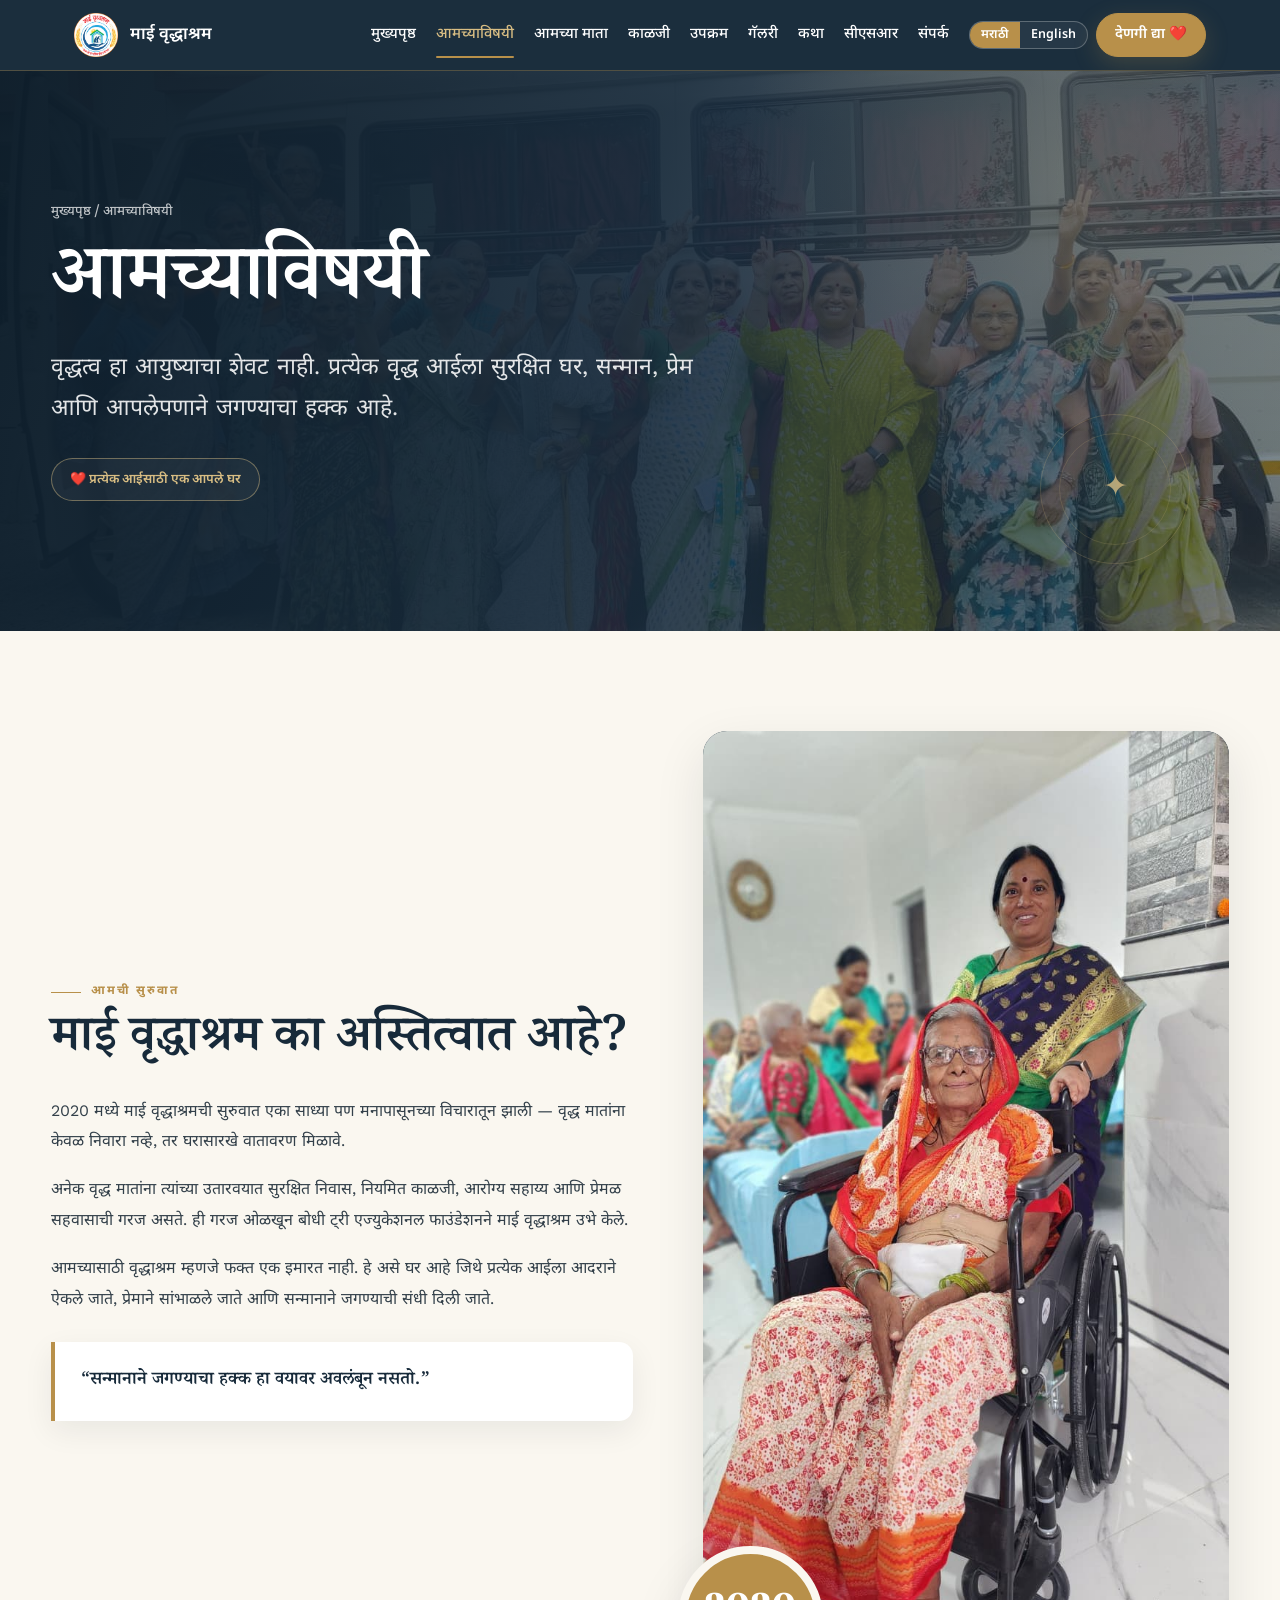
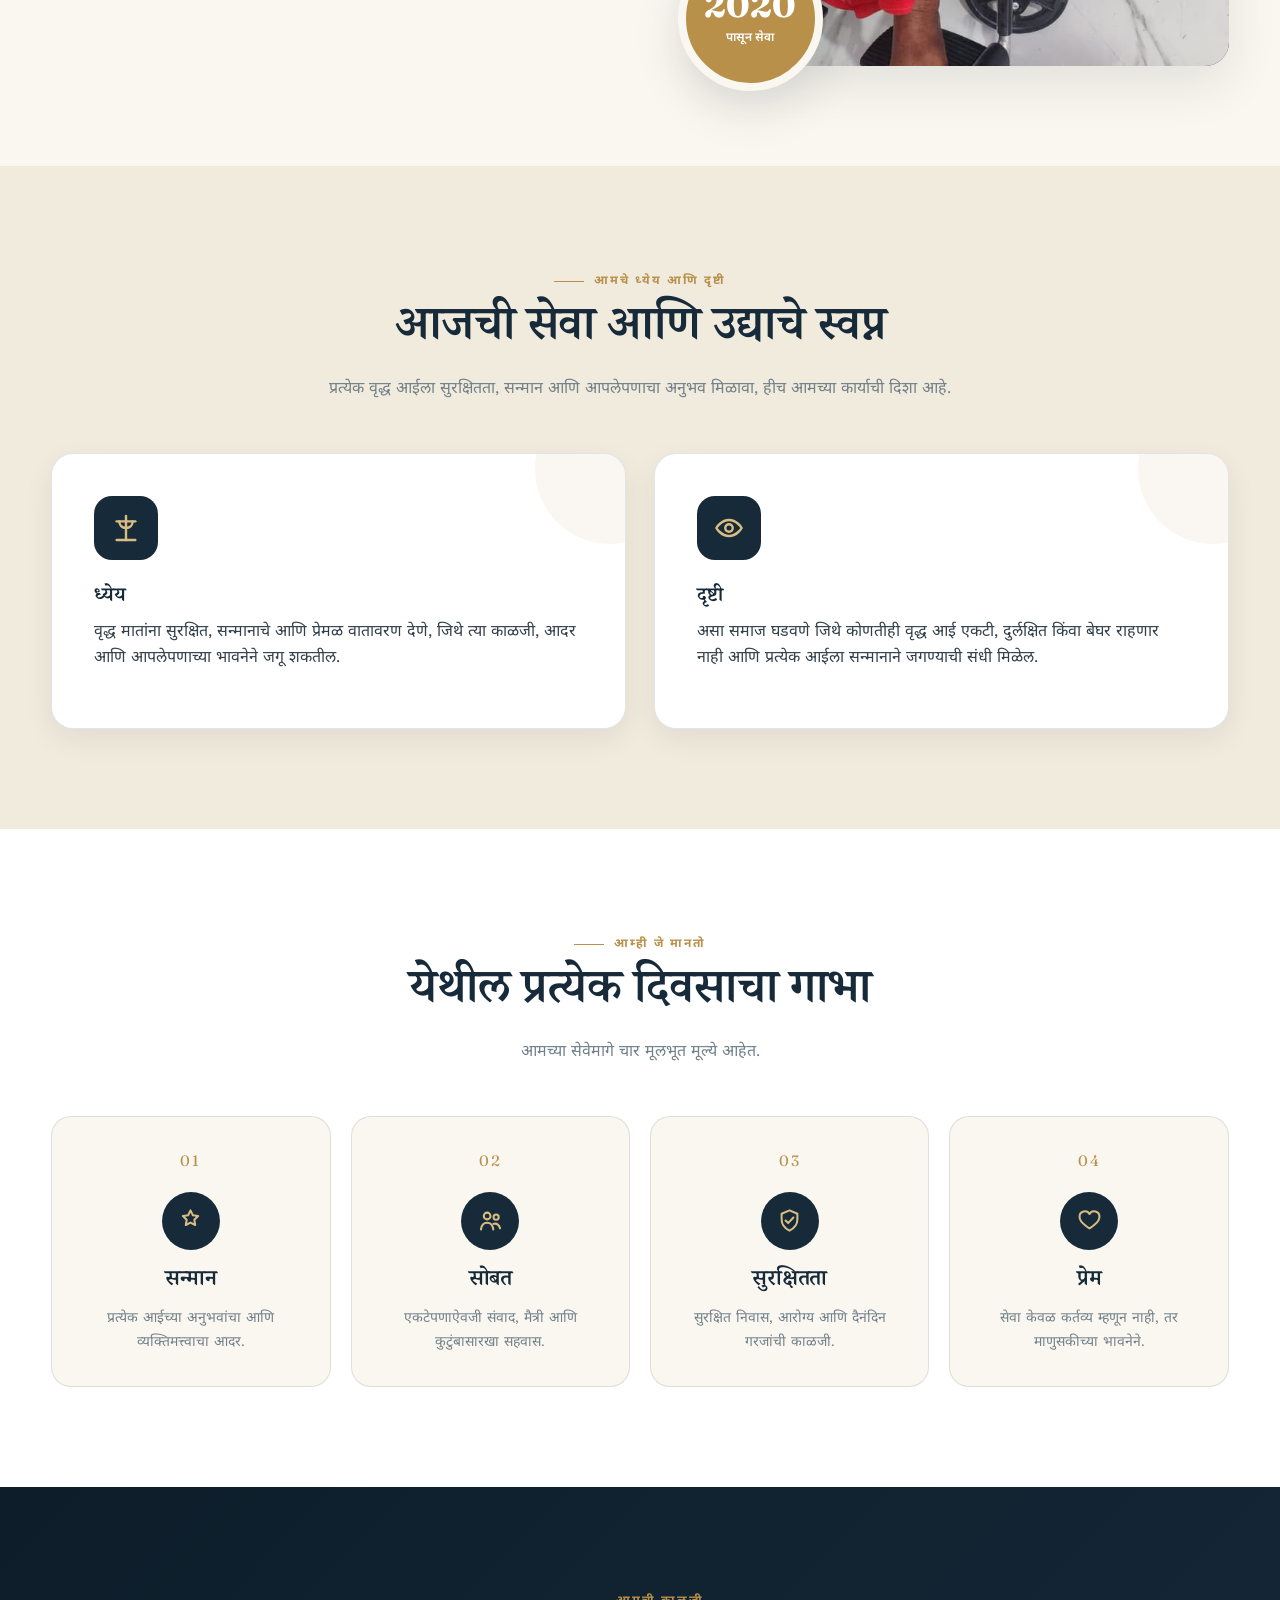
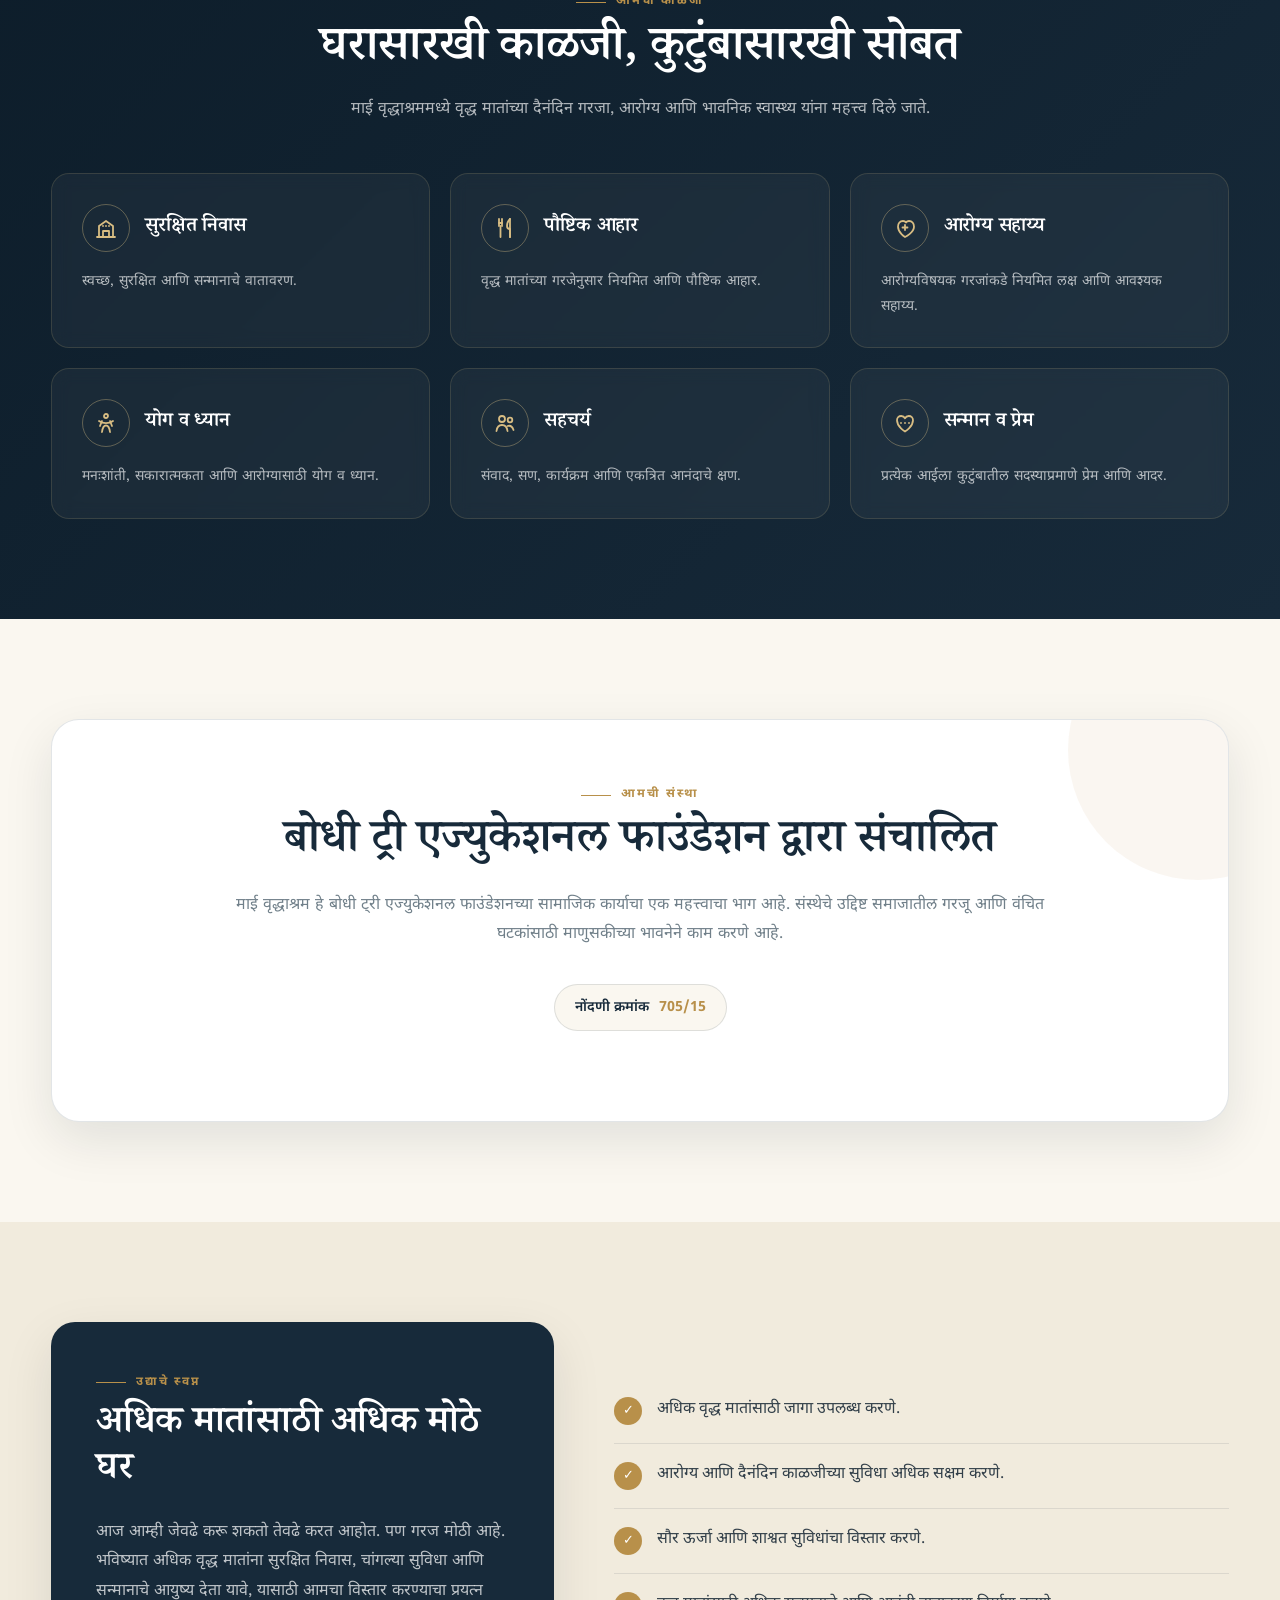
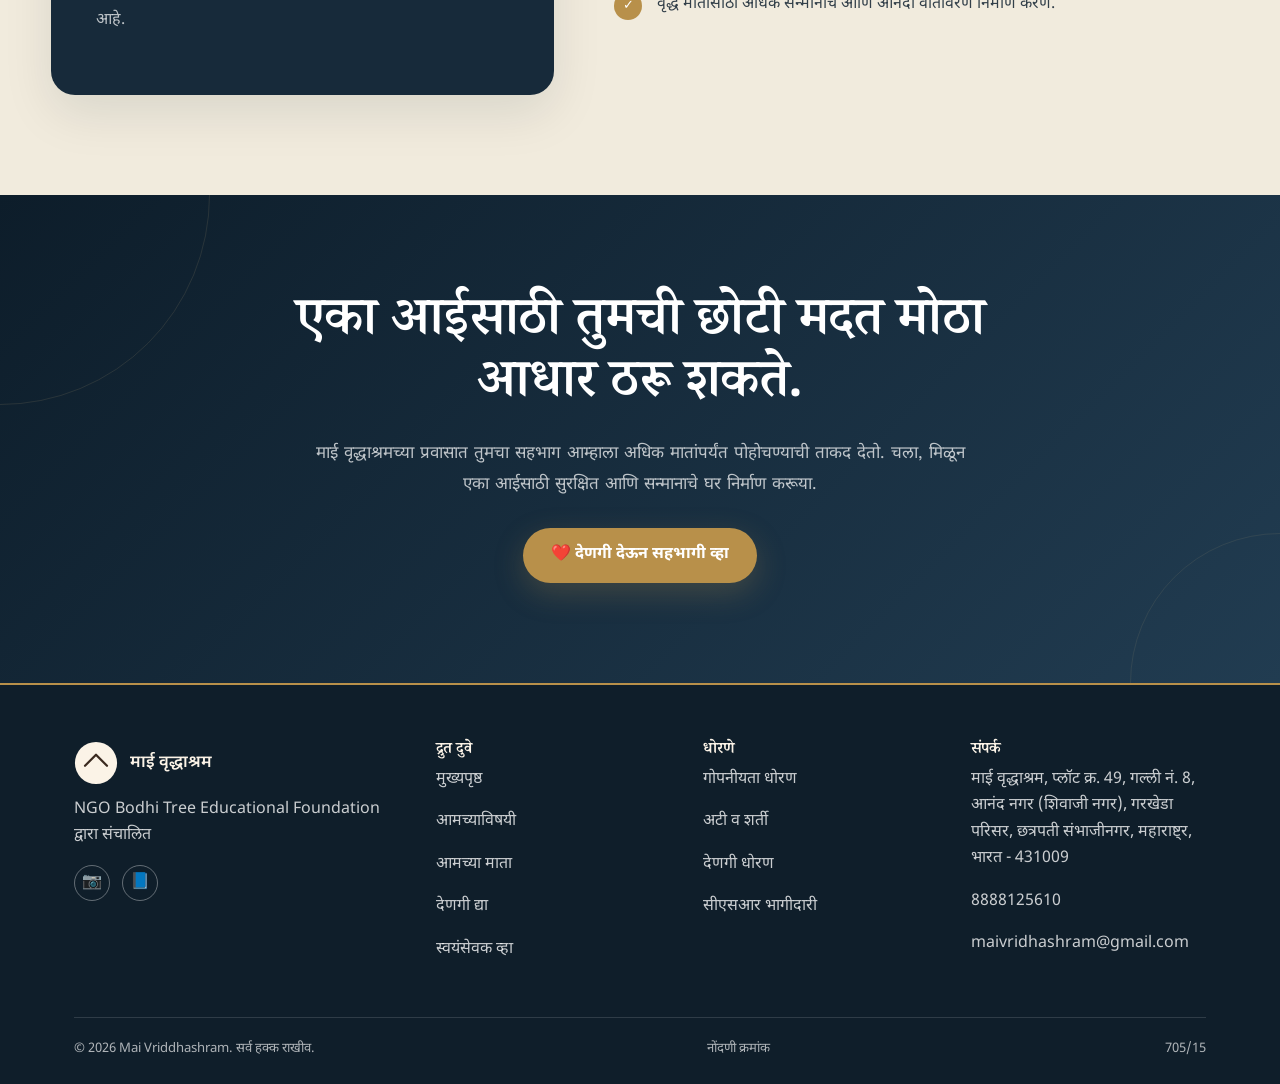
<file: about.html>
<!DOCTYPE html>
<html lang="mr" data-lang="mr">

<head>
<meta charset="UTF-8">
<meta name="viewport" content="width=device-width, initial-scale=1.0">

<title>आमच्याविषयी | About Us — Mai Vriddhashram</title>

<meta
  name="description"
  content="माई वृद्धाश्रम — वृद्ध मातांना सुरक्षित निवास, सन्मान, प्रेम, आरोग्य सहाय्य आणि आपलेपणाचे घर देण्यासाठी कार्यरत."
>

<link rel="canonical" href="https://maivriddhashram.github.io/about.html">

<link rel="preconnect" href="https://fonts.googleapis.com">
<link rel="preconnect" href="https://fonts.gstatic.com" crossorigin>

<link
  href="https://fonts.googleapis.com/css2?family=Fraunces:wght@500;600;700&family=Noto+Serif+Devanagari:wght@600;700&family=Work+Sans:wght@400;500;600;700&family=Noto+Sans+Devanagari:wght@400;500;600&display=swap"
  rel="stylesheet"
>

<link rel="stylesheet" href="css/style.css">

<style>

/* =========================================================
   ABOUT PAGE — PREMIUM DESIGN
   Matches Mai Vriddhashram Home Page
   Navy + Antique Gold + Warm Cream
   ========================================================= */

:root{
  --about-navy:#172A3A;
  --about-navy-dark:#0D1D2A;
  --about-navy-mid:#213C51;

  --about-gold:#B8904A;
  --about-gold-light:#D8BD83;

  --about-cream:#FAF7F0;
  --about-cream-dark:#F1EBDD;

  --about-white:#FFFFFF;

  --about-text:#33404A;
  --about-muted:#71808A;

  --about-border:rgba(23,42,58,.12);

  --about-shadow:
    0 18px 50px rgba(13,29,42,.10);

  --about-shadow-soft:
    0 10px 30px rgba(13,29,42,.07);
}


/* =========================================================
   BASIC
   ========================================================= */

.about-premium{
  background:var(--about-cream);
  color:var(--about-text);
  overflow:hidden;
}

.about-premium *,
.about-premium *::before,
.about-premium *::after{
  box-sizing:border-box;
}

.about-premium h1,
.about-premium h2,
.about-premium h3,
.about-premium h4{
  font-family:
    "Fraunces",
    "Noto Serif Devanagari",
    Georgia,
    serif;
  color:var(--about-navy);
}

.about-premium p{
  font-family:
    "Work Sans",
    "Noto Sans Devanagari",
    sans-serif;
}

.about-container{
  width:min(1180px,92%);
  margin:0 auto;
}

.about-eyebrow{
  display:inline-flex;
  align-items:center;
  gap:10px;

  color:var(--about-gold);

  font-size:12px;
  font-weight:700;

  letter-spacing:2px;
  text-transform:uppercase;

  margin-bottom:12px;
}

.about-eyebrow::before{
  content:"";
  width:30px;
  height:1px;
  background:var(--about-gold);
}


/* =========================================================
   PREMIUM HERO
   ========================================================= */

.about-hero{
  position:relative;

  min-height:560px;

  display:flex;
  align-items:center;

  background:
    linear-gradient(
      105deg,
      rgba(13,29,42,.98) 0%,
      rgba(23,42,58,.93) 48%,
      rgba(23,42,58,.55) 100%
    ),
    url("images/about-hero.jpg") center/cover no-repeat;

  color:white;

  isolation:isolate;
}

.about-hero::before{
  content:"";

  position:absolute;
  inset:0;

  background:
    radial-gradient(
      circle at 85% 20%,
      rgba(216,189,131,.18),
      transparent 30%
    );

  pointer-events:none;
}

.about-hero-content{
  position:relative;
  z-index:2;

  width:min(760px,100%);

  padding:90px 0;
}

.about-breadcrumb{
  margin-bottom:24px;

  color:rgba(255,255,255,.72);

  font-size:13px;
  font-weight:500;
}

.about-hero h1{
  margin:0 0 20px;

  color:#fff;

  font-size:clamp(42px,7vw,78px);

  line-height:1.04;

  letter-spacing:-1.5px;
}

.about-hero h1 span{
  color:var(--about-gold-light);
}

.about-hero-lead{
  max-width:690px;

  margin:0 0 30px;

  color:rgba(255,255,255,.88);

  font-size:clamp(18px,2vw,23px);

  line-height:1.75;
}

.about-hero-tag{
  display:inline-flex;
  align-items:center;

  padding:10px 18px;

  border:1px solid rgba(216,189,131,.45);

  border-radius:999px;

  color:var(--about-gold-light);

  background:rgba(255,255,255,.04);

  font-size:13px;
  font-weight:600;
}

.about-hero-decoration{
  position:absolute;

  right:7%;
  bottom:12%;

  width:150px;
  height:150px;

  border:1px solid rgba(216,189,131,.25);

  border-radius:50%;

  opacity:.8;
}

.about-hero-decoration::before{
  content:"";

  position:absolute;

  inset:18px;

  border:1px solid rgba(216,189,131,.2);

  border-radius:50%;
}

.about-hero-decoration::after{
  content:"✦";

  position:absolute;

  inset:0;

  display:flex;
  align-items:center;
  justify-content:center;

  color:var(--about-gold-light);

  font-size:30px;
}


/* =========================================================
   INTRO / BEGINNING
   ========================================================= */

.about-story{
  padding:100px 0;

  background:var(--about-cream);
}

.about-story-grid{
  display:grid;

  grid-template-columns:
    minmax(0,1.05fr)
    minmax(0,.95fr);

  gap:70px;

  align-items:center;
}

.about-story h2{
  margin:0 0 24px;

  font-size:clamp(32px,4vw,50px);

  line-height:1.15;
}

.about-story-text{
  font-size:16px;

  line-height:1.9;

  color:var(--about-text);

  margin-bottom:18px;
}

.about-story-highlight{
  margin-top:28px;

  padding:24px 26px;

  border-left:4px solid var(--about-gold);

  background:var(--about-white);

  box-shadow:var(--about-shadow-soft);

  border-radius:0 14px 14px 0;
}

.about-story-highlight p{
  margin:0;

  color:var(--about-navy);

  font-family:
    "Noto Serif Devanagari",
    serif;

  font-size:18px;

  line-height:1.7;

  font-weight:600;
}


/* Story visual */

.about-story-visual{
  position:relative;
}

.about-photo-frame{
  position:relative;

  min-height:430px;

  border-radius:24px;

  overflow:hidden;

  background:
    linear-gradient(
      145deg,
      var(--about-navy),
      var(--about-navy-mid)
    );

  box-shadow:var(--about-shadow);
}

.about-photo-frame img{
  width:100%;
  height:100%;

  min-height:430px;

  object-fit:cover;

  display:block;
}

.about-photo-placeholder{
  min-height:430px;

  display:flex;
  flex-direction:column;

  align-items:center;
  justify-content:center;

  text-align:center;

  padding:40px;

  color:rgba(255,255,255,.8);
}

.about-photo-placeholder-mark{
  width:82px;
  height:82px;

  display:flex;
  align-items:center;
  justify-content:center;

  margin-bottom:20px;

  border:1px solid rgba(216,189,131,.45);

  border-radius:50%;

  color:var(--about-gold-light);

  font-size:32px;
}

.about-photo-placeholder strong{
  display:block;

  margin-bottom:8px;

  color:#fff;

  font-family:
    "Noto Serif Devanagari",
    serif;

  font-size:20px;
}

.about-photo-placeholder small{
  color:rgba(255,255,255,.65);

  line-height:1.6;
}

.about-story-badge{
  position:absolute;

  left:-25px;
  bottom:-25px;

  width:145px;
  height:145px;

  display:flex;
  flex-direction:column;

  align-items:center;
  justify-content:center;

  text-align:center;

  background:var(--about-gold);

  color:#fff;

  border-radius:50%;

  border:8px solid var(--about-cream);

  box-shadow:var(--about-shadow);
}

.about-story-badge strong{
  font-family:
    "Fraunces",
    serif;

  font-size:34px;

  line-height:1;
}

.about-story-badge span{
  margin-top:7px;

  font-size:12px;

  font-weight:600;
}


/* =========================================================
   MISSION / VISION
   ========================================================= */

.about-purpose{
  padding:100px 0;

  background:var(--about-cream-dark);
}

.about-section-heading{
  max-width:720px;

  margin:0 auto 50px;

  text-align:center;
}

.about-section-heading h2{
  margin:0 0 15px;

  font-size:clamp(32px,4vw,48px);

  line-height:1.15;
}

.about-section-heading p{
  margin:0;

  color:var(--about-muted);

  font-size:16px;

  line-height:1.8;
}

.about-purpose-grid{
  display:grid;

  grid-template-columns:repeat(2,minmax(0,1fr));

  gap:28px;
}

.about-purpose-card{
  position:relative;

  padding:42px;

  background:#fff;

  border:1px solid var(--about-border);

  border-radius:22px;

  box-shadow:var(--about-shadow-soft);

  overflow:hidden;

  transition:
    transform .3s ease,
    box-shadow .3s ease;
}

.about-purpose-card:hover{
  transform:translateY(-6px);

  box-shadow:var(--about-shadow);
}

.about-purpose-card::after{
  content:"";

  position:absolute;

  width:150px;
  height:150px;

  right:-60px;
  top:-60px;

  border-radius:50%;

  background:rgba(184,144,74,.08);
}

.about-purpose-icon{
  width:64px;
  height:64px;

  display:flex;
  align-items:center;
  justify-content:center;

  margin-bottom:25px;

  background:var(--about-navy);

  color:var(--about-gold-light);

  border-radius:18px;

  font-size:26px;

  font-weight:700;

  line-height:0;
}

.about-purpose-icon svg{
  width:32px;
  height:32px;

  display:block;
}


/* =========================================================
   VALUES
   ========================================================= */

.about-values{
  padding:100px 0;

  background:#fff;
}

.about-values-grid{
  display:grid;

  grid-template-columns:
    repeat(4,minmax(0,1fr));

  gap:20px;
}

.about-value{
  padding:32px 24px;

  text-align:center;

  border:1px solid var(--about-border);

  border-radius:20px;

  background:var(--about-cream);

  transition:
    transform .3s ease,
    border-color .3s ease;
}

.about-value:hover{
  transform:translateY(-5px);

  border-color:rgba(184,144,74,.45);
}

.about-value-number{
  margin-bottom:18px;

  color:var(--about-gold);

  font-family:"Fraunces",serif;

  font-size:15px;

  letter-spacing:2px;
}

.about-value-symbol{
  width:58px;
  height:58px;

  margin:0 auto 18px;

  display:flex;
  align-items:center;
  justify-content:center;

  background:var(--about-navy);

  color:var(--about-gold-light);

  border-radius:50%;

  font-size:21px;

  line-height:0;
}

.about-value-symbol svg{
  width:27px;
  height:27px;

  display:block;
}

.about-value h3{
  margin:0 0 10px;

  font-size:22px;
}

.about-value p{
  margin:0;

  color:var(--about-muted);

  font-size:14px;

  line-height:1.7;
}


/* =========================================================
   CARE SECTION
   ========================================================= */

.about-care{
  padding:100px 0;

  background:
    linear-gradient(
      135deg,
      var(--about-navy-dark),
      var(--about-navy)
    );

  color:#fff;
}

.about-care .about-section-heading h2{
  color:#fff;
}

.about-care .about-section-heading p{
  color:rgba(255,255,255,.68);
}

.about-care-grid{
  display:grid;

  grid-template-columns:
    repeat(3,minmax(0,1fr));

  gap:20px;
}

.about-care-card{
  padding:30px;

  border:1px solid rgba(216,189,131,.16);

  border-radius:18px;

  background:rgba(255,255,255,.045);

  backdrop-filter:blur(8px);

  transition:
    background .3s ease,
    transform .3s ease;
}

.about-care-card:hover{
  transform:translateY(-5px);

  background:rgba(255,255,255,.075);
}

.about-care-top{
  display:flex;

  align-items:center;

  gap:15px;

  margin-bottom:16px;
}

.about-care-symbol{
  width:48px;
  height:48px;

  flex:0 0 48px;

  display:flex;
  align-items:center;
  justify-content:center;

  border:1px solid rgba(216,189,131,.38);

  border-radius:50%;

  color:var(--about-gold-light);

  font-size:18px;

  font-weight:700;

  line-height:0;
}

.about-care-symbol svg{
  width:24px;
  height:24px;

  display:block;
}

.about-care-card h3{
  margin:0;

  color:#fff;

  font-size:20px;
}

.about-care-card p{
  margin:0;

  color:rgba(255,255,255,.68);

  font-size:14px;

  line-height:1.75;
}


/* =========================================================
   FOUNDATION
   ========================================================= */

.about-foundation{
  padding:100px 0;

  background:var(--about-cream);
}

.about-foundation-box{
  position:relative;

  padding:60px;

  background:#fff;

  border:1px solid var(--about-border);

  border-radius:28px;

  box-shadow:var(--about-shadow);

  overflow:hidden;
}

.about-foundation-box::before{
  content:"";

  position:absolute;

  width:260px;
  height:260px;

  right:-100px;
  top:-100px;

  border-radius:50%;

  background:rgba(184,144,74,.08);
}

.about-foundation-content{
  position:relative;

  z-index:1;

  max-width:850px;

  margin:auto;

  text-align:center;
}

.about-foundation-content h2{
  margin:0 0 18px;

  font-size:clamp(30px,4vw,46px);

  line-height:1.2;
}

.about-foundation-content p{
  color:var(--about-muted);

  line-height:1.8;
}

.about-reg{
  display:inline-flex;

  align-items:center;

  gap:10px;

  margin:20px 0 30px;

  padding:11px 20px;

  background:var(--about-cream);

  border:1px solid var(--about-border);

  border-radius:999px;

  color:var(--about-navy);

  font-size:14px;

  font-weight:600;
}

.about-reg strong{
  color:var(--about-gold);
}


/* =========================================================
   FUTURE VISION
   ========================================================= */

.about-future{
  padding:100px 0;

  background:var(--about-cream-dark);
}

.about-future-grid{
  display:grid;

  grid-template-columns:
    minmax(0,.9fr)
    minmax(0,1.1fr);

  gap:60px;

  align-items:center;
}

.about-future-panel{
  padding:45px;

  background:var(--about-navy);

  border-radius:24px;

  color:#fff;

  box-shadow:var(--about-shadow);
}

.about-future-panel h2{
  margin:0 0 20px;

  color:#fff;

  font-size:38px;
}

.about-future-panel p{
  color:rgba(255,255,255,.72);

  line-height:1.85;
}

.about-future-list{
  list-style:none;

  padding:0;
  margin:0;
}

.about-future-list li{
  display:flex;

  align-items:flex-start;

  gap:15px;

  padding:18px 0;

  border-bottom:1px solid rgba(23,42,58,.1);

  color:var(--about-text);

  font-size:16px;

  line-height:1.6;
}

.about-future-list li:last-child{
  border-bottom:0;
}

.about-future-check{
  flex:0 0 28px;

  width:28px;
  height:28px;

  display:flex;
  align-items:center;
  justify-content:center;

  background:var(--about-gold);

  color:#fff;

  border-radius:50%;

  font-size:13px;
}


/* =========================================================
   FINAL CTA
   ========================================================= */

.about-cta{
  position:relative;

  padding:100px 0;

  background:
    linear-gradient(
      135deg,
      var(--about-navy-dark),
      var(--about-navy-mid)
    );

  color:#fff;

  text-align:center;

  overflow:hidden;
}

.about-cta::before{
  content:"";

  position:absolute;

  width:420px;
  height:420px;

  left:-210px;
  top:-210px;

  border:1px solid rgba(216,189,131,.12);

  border-radius:50%;
}

.about-cta::after{
  content:"";

  position:absolute;

  width:300px;
  height:300px;

  right:-150px;
  bottom:-150px;

  border:1px solid rgba(216,189,131,.10);

  border-radius:50%;
}

.about-cta-content{
  position:relative;

  z-index:1;

  max-width:760px;

  margin:auto;
}

.about-cta h2{
  margin:0 0 18px;

  color:#fff;

  font-size:clamp(34px,5vw,54px);

  line-height:1.15;
}

.about-cta p{
  margin:0 auto 30px;

  max-width:650px;

  color:rgba(255,255,255,.72);

  font-size:17px;

  line-height:1.8;
}

.about-cta-button{
  display:inline-flex;

  align-items:center;
  justify-content:center;

  min-height:52px;

  padding:14px 28px;

  border-radius:999px;

  background:var(--about-gold);

  color:#fff;

  text-decoration:none;

  font-weight:700;

  box-shadow:
    0 10px 30px rgba(184,144,74,.25);

  transition:
    transform .25s ease,
    background .25s ease;
}

.about-cta-button:hover{
  transform:translateY(-3px);

  background:#A47D3E;

  color:#fff;
}


/* =========================================================
   MOBILE
   ========================================================= */

@media(max-width:900px){

  .about-story-grid,
  .about-future-grid{
    grid-template-columns:1fr;

    gap:45px;
  }

  .about-values-grid{
    grid-template-columns:
      repeat(2,minmax(0,1fr));
  }

  .about-care-grid{
    grid-template-columns:
      repeat(2,minmax(0,1fr));
  }

  .about-purpose-grid{
    grid-template-columns:1fr;
  }

  .about-story-badge{
    left:20px;
  }

  .about-foundation-box{
    padding:45px 30px;
  }

}


@media(max-width:600px){

  .about-hero{
    min-height:520px;

    background-position:center;
  }

  .about-hero-content{
    padding:75px 0;
  }

  .about-hero h1{
    font-size:45px;
  }

  .about-hero-lead{
    font-size:17px;

    line-height:1.7;
  }

  .about-hero-decoration{
    right:-30px;
    bottom:30px;

    width:120px;
    height:120px;
  }

  .about-story,
  .about-purpose,
  .about-values,
  .about-care,
  .about-foundation,
  .about-future,
  .about-cta{
    padding:70px 0;
  }

  .about-photo-frame,
  .about-photo-placeholder,
  .about-photo-frame img{
    min-height:330px;
  }

  .about-story-badge{
    width:120px;
    height:120px;

    left:10px;
    bottom:-20px;
  }

  .about-story-badge strong{
    font-size:28px;
  }

  .about-purpose-card{
    padding:30px;
  }

  .about-values-grid{
    grid-template-columns:1fr;
  }

  .about-care-grid{
    grid-template-columns:1fr;
  }

  .about-foundation-box{
    padding:35px 22px;

    border-radius:22px;
  }

  .about-future-panel{
    padding:32px 25px;
  }

  .about-future-panel h2{
    font-size:31px;
  }

  .about-purpose-icon svg{
    width:30px;
    height:30px;
  }

  .about-value-symbol svg{
    width:25px;
    height:25px;
  }

  .about-care-symbol svg{
    width:22px;
    height:22px;
  }

}


/* =========================================================
   REDUCED MOTION
   ========================================================= */

@media(prefers-reduced-motion:reduce){

  .about-premium *,
  .about-premium *::before,
  .about-premium *::after{
    scroll-behavior:auto !important;
    transition:none !important;
  }

}

</style>

</head>


<body>

<!-- HEADER -->
<div id="site-header"></div>


<main id="main" class="about-premium">


<!-- =====================================================
     HERO
     ===================================================== -->

<section class="about-hero">

  <div class="about-container">

    <div class="about-hero-content">

      <div
        class="about-breadcrumb"
        data-mr="मुख्यपृष्ठ / आमच्याविषयी"
        data-en="Home / About Us"
      >
        मुख्यपृष्ठ / आमच्याविषयी
      </div>

      <h1
        data-mr="आमच्याविषयी"
        data-en="About Us"
      >
        आमच्याविषयी
      </h1>

      <p
        class="about-hero-lead"
        data-mr="वृद्धत्व हा आयुष्याचा शेवट नाही. प्रत्येक वृद्ध आईला सुरक्षित घर, सन्मान, प्रेम आणि आपलेपणाने जगण्याचा हक्क आहे."
        data-en="Ageing is not the end of life. Every elderly mother deserves a safe home, dignity, love and a true sense of belonging."
      >
        वृद्धत्व हा आयुष्याचा शेवट नाही.
        प्रत्येक वृद्ध आईला सुरक्षित घर, सन्मान,
        प्रेम आणि आपलेपणाने जगण्याचा हक्क आहे.
      </p>

      <div
        class="about-hero-tag"
        data-mr="❤️ प्रत्येक आईसाठी एक आपले घर"
        data-en="❤️ A place to call home for every mother"
      >
        ❤️ प्रत्येक आईसाठी एक आपले घर
      </div>

    </div>

  </div>

  <div class="about-hero-decoration"></div>

</section>



<!-- =====================================================
     OUR BEGINNING
     ===================================================== -->

<section class="about-story">

  <div class="about-container">

    <div class="about-story-grid">

      <div>

        <div
          class="about-eyebrow"
          data-mr="आमची सुरुवात"
          data-en="Our Beginning"
        >
          आमची सुरुवात
        </div>

        <h2
          data-mr="माई वृद्धाश्रम का अस्तित्वात आहे?"
          data-en="Why Mai Vriddhashram Exists"
        >
          माई वृद्धाश्रम का अस्तित्वात आहे?
        </h2>

        <p
          class="about-story-text"
          data-mr="2020 मध्ये माई वृद्धाश्रमची सुरुवात एका साध्या पण मनापासूनच्या विचारातून झाली — वृद्ध मातांना केवळ निवारा नव्हे, तर घरासारखे वातावरण मिळावे."
          data-en="Mai Vriddhashram began in 2020 with a simple but heartfelt thought — elderly mothers deserve not merely shelter, but a place that feels like home."
        >
          2020 मध्ये माई वृद्धाश्रमची सुरुवात
          एका साध्या पण मनापासूनच्या विचारातून झाली —
          वृद्ध मातांना केवळ निवारा नव्हे,
          तर घरासारखे वातावरण मिळावे.
        </p>

        <p
          class="about-story-text"
          data-mr="अनेक वृद्ध मातांना त्यांच्या उतारवयात सुरक्षित निवास, नियमित काळजी, आरोग्य सहाय्य आणि प्रेमळ सहवासाची गरज असते. ही गरज ओळखून बोधी ट्री एज्युकेशनल फाउंडेशनने माई वृद्धाश्रम उभे केले."
          data-en="Many elderly mothers need safe living, regular care, health support and warm companionship in their later years. Recognising this need, Bodhi Tree Educational Foundation established Mai Vriddhashram."
        >
          अनेक वृद्ध मातांना त्यांच्या उतारवयात
          सुरक्षित निवास, नियमित काळजी,
          आरोग्य सहाय्य आणि प्रेमळ सहवासाची गरज असते.
          ही गरज ओळखून बोधी ट्री एज्युकेशनल फाउंडेशनने
          माई वृद्धाश्रम उभे केले.
        </p>

        <p
          class="about-story-text"
          data-mr="आमच्यासाठी वृद्धाश्रम म्हणजे फक्त एक इमारत नाही. हे असे घर आहे जिथे प्रत्येक आईला आदराने ऐकले जाते, प्रेमाने सांभाळले जाते आणि सन्मानाने जगण्याची संधी दिली जाते."
          data-en="For us, an old age home is not merely a building. It is a home where every mother is heard with respect, cared for with love and given the opportunity to live with dignity."
        >
          आमच्यासाठी वृद्धाश्रम म्हणजे फक्त एक इमारत नाही.
          हे असे घर आहे जिथे प्रत्येक आईला आदराने ऐकले जाते,
          प्रेमाने सांभाळले जाते आणि सन्मानाने जगण्याची
          संधी दिली जाते.
        </p>

        <div class="about-story-highlight">

          <p
            data-mr="“सन्मानाने जगण्याचा हक्क हा वयावर अवलंबून नसतो.”"
            data-en="“The right to live with dignity does not depend on age.”"
          >
            “सन्मानाने जगण्याचा हक्क हा
            वयावर अवलंबून नसतो.”
          </p>

        </div>

      </div>


      <div class="about-story-visual">

        <div class="about-photo-frame">

          <img
            src="images/our-mother.jpg"
            alt="Mai Vriddhashram elderly mother"
            onerror="this.style.display='none'; this.nextElementSibling.style.display='flex';"
          >

          <div
            class="about-photo-placeholder"
            style="display:none;"
          >

            <div class="about-photo-placeholder-mark">
              ✦
            </div>

            <strong
              data-mr="माई वृद्धाश्रम"
              data-en="Mai Vriddhashram"
            >
              माई वृद्धाश्रम
            </strong>

            <small
              data-mr="वृद्ध मातांसाठी सुरक्षित, प्रेमळ आणि सन्मानाचे घर"
              data-en="A safe, loving and dignified home for elderly mothers"
            >
              वृद्ध मातांसाठी सुरक्षित,
              प्रेमळ आणि सन्मानाचे घर
            </small>

          </div>

        </div>

        <div class="about-story-badge">

          <strong>2020</strong>

          <span
            data-mr="पासून सेवा"
            data-en="Serving since"
          >
            पासून सेवा
          </span>

        </div>

      </div>

    </div>

  </div>

</section>



<!-- =====================================================
     MISSION & VISION
     ===================================================== -->

<section class="about-purpose">

  <div class="about-container">

    <div class="about-section-heading">

      <div
        class="about-eyebrow"
        data-mr="आमचे ध्येय आणि दृष्टी"
        data-en="Mission & Vision"
      >
        आमचे ध्येय आणि दृष्टी
      </div>

      <h2
        data-mr="आजची सेवा आणि उद्याचे स्वप्न"
        data-en="Our Service Today. Our Dream for Tomorrow."
      >
        आजची सेवा आणि उद्याचे स्वप्न
      </h2>

      <p
        data-mr="प्रत्येक वृद्ध आईला सुरक्षितता, सन्मान आणि आपलेपणाचा अनुभव मिळावा, हीच आमच्या कार्याची दिशा आहे."
        data-en="Our work is guided by one purpose: every elderly mother should experience safety, dignity and belonging."
      >
        प्रत्येक वृद्ध आईला सुरक्षितता,
        सन्मान आणि आपलेपणाचा अनुभव मिळावा,
        हीच आमच्या कार्याची दिशा आहे.
      </p>

    </div>


    <div class="about-purpose-grid">

      <article class="about-purpose-card">

        <div class="about-purpose-icon" aria-hidden="true">

          <svg
            viewBox="0 0 24 24"
            fill="none"
            stroke="currentColor"
            stroke-width="1.8"
            stroke-linecap="round"
            stroke-linejoin="round"
          >
            <path d="M12 3v18"/>
            <path d="M5 7h14"/>
            <path d="M7 7c0 3 2 5 5 5s5-2 5-5"/>
            <path d="M5 21h14"/>
          </svg>

        </div>

        <h3
          data-mr="ध्येय"
          data-en="Mission"
        >
          ध्येय
        </h3>

        <p
          data-mr="वृद्ध मातांना सुरक्षित, सन्मानाचे आणि प्रेमळ वातावरण देणे, जिथे त्या काळजी, आदर आणि आपलेपणाच्या भावनेने जगू शकतील."
          data-en="To provide elderly mothers with a safe, dignified and loving environment where they can live with care, respect and a sense of belonging."
        >
          वृद्ध मातांना सुरक्षित, सन्मानाचे
          आणि प्रेमळ वातावरण देणे,
          जिथे त्या काळजी, आदर आणि
          आपलेपणाच्या भावनेने जगू शकतील.
        </p>

      </article>


      <article class="about-purpose-card">

        <div class="about-purpose-icon" aria-hidden="true">

          <svg
            viewBox="0 0 24 24"
            fill="none"
            stroke="currentColor"
            stroke-width="1.8"
            stroke-linecap="round"
            stroke-linejoin="round"
          >
            <path d="M2.5 12s3.5-6 9.5-6 9.5 6 9.5 6-3.5 6-9.5 6-9.5-6-9.5-6z"/>
            <circle cx="12" cy="12" r="2.8"/>
          </svg>

        </div>

        <h3
          data-mr="दृष्टी"
          data-en="Vision"
        >
          दृष्टी
        </h3>

        <p
          data-mr="असा समाज घडवणे जिथे कोणतीही वृद्ध आई एकटी, दुर्लक्षित किंवा बेघर राहणार नाही आणि प्रत्येक आईला सन्मानाने जगण्याची संधी मिळेल."
          data-en="To build a society where no elderly mother feels alone, neglected or without a home, and every mother has the opportunity to live with dignity."
        >
          असा समाज घडवणे जिथे कोणतीही वृद्ध आई
          एकटी, दुर्लक्षित किंवा बेघर राहणार नाही
          आणि प्रत्येक आईला सन्मानाने जगण्याची
          संधी मिळेल.
        </p>

      </article>

    </div>

  </div>

</section>



<!-- =====================================================
     VALUES
     ===================================================== -->

<section class="about-values">

  <div class="about-container">

    <div class="about-section-heading">

      <div
        class="about-eyebrow"
        data-mr="आम्ही जे मानतो"
        data-en="What We Believe"
      >
        आम्ही जे मानतो
      </div>

      <h2
        data-mr="येथील प्रत्येक दिवसाचा गाभा"
        data-en="What Every Day Here Is Built On"
      >
        येथील प्रत्येक दिवसाचा गाभा
      </h2>

      <p
        data-mr="आमच्या सेवेमागे चार मूलभूत मूल्ये आहेत."
        data-en="Four fundamental values guide everything we do."
      >
        आमच्या सेवेमागे चार मूलभूत मूल्ये आहेत.
      </p>

    </div>


    <div class="about-values-grid">


      <article class="about-value">

        <div class="about-value-number">
          01
        </div>

        <div class="about-value-symbol" aria-hidden="true">

          <svg
            viewBox="0 0 24 24"
            fill="none"
            stroke="currentColor"
            stroke-width="1.8"
            stroke-linecap="round"
            stroke-linejoin="round"
          >
            <path d="M12 3l2.1 4.3 4.7.7-3.4 3.3.8 4.7-4.2-2.2-4.2 2.2.8-4.7-3.4-3.3 4.7-.7L12 3z"/>
          </svg>

        </div>

        <h3
          data-mr="सन्मान"
          data-en="Dignity"
        >
          सन्मान
        </h3>

        <p
          data-mr="प्रत्येक आईच्या अनुभवांचा आणि व्यक्तिमत्त्वाचा आदर."
          data-en="Respect for every mother's experiences and individuality."
        >
          प्रत्येक आईच्या अनुभवांचा आणि
          व्यक्तिमत्त्वाचा आदर.
        </p>

      </article>


      <article class="about-value">

        <div class="about-value-number">
          02
        </div>

        <div class="about-value-symbol" aria-hidden="true">

          <svg
            viewBox="0 0 24 24"
            fill="none"
            stroke="currentColor"
            stroke-width="1.8"
            stroke-linecap="round"
            stroke-linejoin="round"
          >
            <circle cx="9" cy="8" r="3"/>
            <circle cx="17" cy="9" r="2.3"/>
            <path d="M3.5 20c.5-4 2.4-6 5.5-6s5 2 5.5 6"/>
            <path d="M14.5 15c2.8-.8 5 .8 6 4"/>
          </svg>

        </div>

        <h3
          data-mr="सोबत"
          data-en="Companionship"
        >
          सोबत
        </h3>

        <p
          data-mr="एकटेपणाऐवजी संवाद, मैत्री आणि कुटुंबासारखा सहवास."
          data-en="Conversation, friendship and companionship instead of loneliness."
        >
          एकटेपणाऐवजी संवाद, मैत्री
          आणि कुटुंबासारखा सहवास.
        </p>

      </article>


      <article class="about-value">

        <div class="about-value-number">
          03
        </div>

        <div class="about-value-symbol" aria-hidden="true">

          <svg
            viewBox="0 0 24 24"
            fill="none"
            stroke="currentColor"
            stroke-width="1.8"
            stroke-linecap="round"
            stroke-linejoin="round"
          >
            <path d="M12 3l7 3v5c0 4.5-2.8 7.8-7 10-4.2-2.2-7-5.5-7-10V6l7-3z"/>
            <path d="M8.5 12l2.3 2.3 4.7-5"/>
          </svg>

        </div>

        <h3
          data-mr="सुरक्षितता"
          data-en="Safety"
        >
          सुरक्षितता
        </h3>

        <p
          data-mr="सुरक्षित निवास, आरोग्य आणि दैनंदिन गरजांची काळजी."
          data-en="Safe living, health support and care for everyday needs."
        >
          सुरक्षित निवास, आरोग्य आणि
          दैनंदिन गरजांची काळजी.
        </p>

      </article>


      <article class="about-value">

        <div class="about-value-number">
          04
        </div>

        <div class="about-value-symbol" aria-hidden="true">

          <svg
            viewBox="0 0 24 24"
            fill="none"
            stroke="currentColor"
            stroke-width="1.8"
            stroke-linecap="round"
            stroke-linejoin="round"
          >
            <path d="M20.8 8.8c0 5.2-8.8 10.2-8.8 10.2S3.2 14 3.2 8.8A4.7 4.7 0 0 1 12 6.2a4.7 4.7 0 0 1 8.8 2.6z"/>
          </svg>

        </div>

        <h3
          data-mr="प्रेम"
          data-en="Love"
        >
          प्रेम
        </h3>

        <p
          data-mr="सेवा केवळ कर्तव्य म्हणून नाही, तर माणुसकीच्या भावनेने."
          data-en="Care not merely as a duty, but as an expression of humanity."
        >
          सेवा केवळ कर्तव्य म्हणून नाही,
          तर माणुसकीच्या भावनेने.
        </p>

      </article>

    </div>

  </div>

</section>



<!-- =====================================================
     CARE
     ===================================================== -->

<section class="about-care">

  <div class="about-container">

    <div class="about-section-heading">

      <div
        class="about-eyebrow"
        data-mr="आमची काळजी"
        data-en="Our Care"
      >
        आमची काळजी
      </div>

      <h2
        data-mr="घरासारखी काळजी, कुटुंबासारखी सोबत"
        data-en="Care Like Home. Companionship Like Family."
      >
        घरासारखी काळजी,
        कुटुंबासारखी सोबत
      </h2>

      <p
        data-mr="माई वृद्धाश्रममध्ये वृद्ध मातांच्या दैनंदिन गरजा, आरोग्य आणि भावनिक स्वास्थ्य यांना महत्त्व दिले जाते."
        data-en="At Mai Vriddhashram, we care about the daily needs, health and emotional wellbeing of elderly mothers."
      >
        माई वृद्धाश्रममध्ये वृद्ध मातांच्या
        दैनंदिन गरजा, आरोग्य आणि भावनिक
        स्वास्थ्य यांना महत्त्व दिले जाते.
      </p>

    </div>


    <div class="about-care-grid">


      <article class="about-care-card">

        <div class="about-care-top">

          <div class="about-care-symbol" aria-hidden="true">

            <svg
              viewBox="0 0 24 24"
              fill="none"
              stroke="currentColor"
              stroke-width="1.8"
              stroke-linecap="round"
              stroke-linejoin="round"
            >
              <path d="M3 21h18"/>
              <path d="M5 21V10l7-5 7 5v11"/>
              <path d="M9 21v-6h6v6"/>
              <path d="M9 10h.01M12 10h.01M15 10h.01"/>
            </svg>

          </div>

          <h3
            data-mr="सुरक्षित निवास"
            data-en="Safe Living"
          >
            सुरक्षित निवास
          </h3>

        </div>

        <p
          data-mr="स्वच्छ, सुरक्षित आणि सन्मानाचे वातावरण."
          data-en="A clean, safe and dignified environment."
        >
          स्वच्छ, सुरक्षित आणि
          सन्मानाचे वातावरण.
        </p>

      </article>


      <article class="about-care-card">

        <div class="about-care-top">

          <div class="about-care-symbol" aria-hidden="true">

            <svg
              viewBox="0 0 24 24"
              fill="none"
              stroke="currentColor"
              stroke-width="1.8"
              stroke-linecap="round"
              stroke-linejoin="round"
            >
              <path d="M6 3v7"/>
              <path d="M9 3v7"/>
              <path d="M6 7h3"/>
              <path d="M7.5 10v11"/>
              <path d="M17 3c-2 2-3 4.5-3 7 0 1.8 1 3 3 3v8"/>
              <path d="M17 3v18"/>
            </svg>

          </div>

          <h3
            data-mr="पौष्टिक आहार"
            data-en="Nutritious Food"
          >
            पौष्टिक आहार
          </h3>

        </div>

        <p
          data-mr="वृद्ध मातांच्या गरजेनुसार नियमित आणि पौष्टिक आहार."
          data-en="Regular and nutritious meals suited to the needs of elderly mothers."
        >
          वृद्ध मातांच्या गरजेनुसार
          नियमित आणि पौष्टिक आहार.
        </p>

      </article>


      <article class="about-care-card">

        <div class="about-care-top">

          <div class="about-care-symbol" aria-hidden="true">

            <svg
              viewBox="0 0 24 24"
              fill="none"
              stroke="currentColor"
              stroke-width="1.8"
              stroke-linecap="round"
              stroke-linejoin="round"
            >
              <path d="M12 21s-7-4.4-7-10.2C5 7.6 7 5 10 5c1.2 0 2.3.5 3 1.5C13.7 5.5 14.8 5 16 5c3 0 5 2.6 5 5.8C21 16.6 12 21 12 21z"/>
              <path d="M12 9v5"/>
              <path d="M9.5 11.5h5"/>
            </svg>

          </div>

          <h3
            data-mr="आरोग्य सहाय्य"
            data-en="Health Support"
          >
            आरोग्य सहाय्य
          </h3>

        </div>

        <p
          data-mr="आरोग्यविषयक गरजांकडे नियमित लक्ष आणि आवश्यक सहाय्य."
          data-en="Regular attention to health needs and necessary support."
        >
          आरोग्यविषयक गरजांकडे नियमित लक्ष
          आणि आवश्यक सहाय्य.
        </p>

      </article>


      <article class="about-care-card">

        <div class="about-care-top">

          <div class="about-care-symbol" aria-hidden="true">

            <svg
              viewBox="0 0 24 24"
              fill="none"
              stroke="currentColor"
              stroke-width="1.8"
              stroke-linecap="round"
              stroke-linejoin="round"
            >
              <circle cx="12" cy="5" r="2"/>
              <path d="M8 21c.5-4 1.8-6.5 4-6.5s3.5 2.5 4 6.5"/>
              <path d="M5 10c2 1.5 4.2 2.2 7 2.2s5-.7 7-2.2"/>
              <path d="M8 10l-2 5M16 10l2 5"/>
            </svg>

          </div>

          <h3
            data-mr="योग व ध्यान"
            data-en="Yoga & Meditation"
          >
            योग व ध्यान
          </h3>

        </div>

        <p
          data-mr="मनःशांती, सकारात्मकता आणि आरोग्यासाठी योग व ध्यान."
          data-en="Yoga and meditation for peace of mind, positivity and wellbeing."
        >
          मनःशांती, सकारात्मकता आणि
          आरोग्यासाठी योग व ध्यान.
        </p>

      </article>


      <article class="about-care-card">

        <div class="about-care-top">

          <div class="about-care-symbol" aria-hidden="true">

            <svg
              viewBox="0 0 24 24"
              fill="none"
              stroke="currentColor"
              stroke-width="1.8"
              stroke-linecap="round"
              stroke-linejoin="round"
            >
              <circle cx="9" cy="8" r="3"/>
              <circle cx="17" cy="9" r="2.3"/>
              <path d="M3.5 20c.5-4 2.4-6 5.5-6s5 2 5.5 6"/>
              <path d="M14.5 15c2.8-.8 5 .8 6 4"/>
            </svg>

          </div>

          <h3
            data-mr="सहचर्य"
            data-en="Companionship"
          >
            सहचर्य
          </h3>

        </div>

        <p
          data-mr="संवाद, सण, कार्यक्रम आणि एकत्रित आनंदाचे क्षण."
          data-en="Conversation, celebrations, activities and shared moments of joy."
        >
          संवाद, सण, कार्यक्रम आणि
          एकत्रित आनंदाचे क्षण.
        </p>

      </article>


      <article class="about-care-card">

        <div class="about-care-top">

          <div class="about-care-symbol" aria-hidden="true">

            <svg
              viewBox="0 0 24 24"
              fill="none"
              stroke="currentColor"
              stroke-width="1.8"
              stroke-linecap="round"
              stroke-linejoin="round"
            >
              <path d="M12 20.5S4 15.8 4 9.2C4 6.8 5.8 5 8.2 5c1.7 0 3.1.9 3.8 2.2C12.7 5.9 14.1 5 15.8 5 18.2 5 20 6.8 20 9.2c0 6.6-8 11.3-8 11.3z"/>
              <path d="M8 12h.01M12 12h.01M16 12h.01"/>
            </svg>

          </div>

          <h3
            data-mr="सन्मान व प्रेम"
            data-en="Respect & Love"
          >
            सन्मान व प्रेम
          </h3>

        </div>

        <p
          data-mr="प्रत्येक आईला कुटुंबातील सदस्याप्रमाणे प्रेम आणि आदर."
          data-en="Every mother is treated with love and respect like a member of the family."
        >
          प्रत्येक आईला कुटुंबातील सदस्याप्रमाणे
          प्रेम आणि आदर.
        </p>

      </article>


    </div>

  </div>

</section>



<!-- =====================================================
     FOUNDATION
     ===================================================== -->

<section class="about-foundation">

  <div class="about-container">

    <div class="about-foundation-box">

      <div class="about-foundation-content">

        <div
          class="about-eyebrow"
          data-mr="आमची संस्था"
          data-en="Our Organisation"
        >
          आमची संस्था
        </div>

        <h2
          data-mr="बोधी ट्री एज्युकेशनल फाउंडेशन द्वारा संचालित"
          data-en="Run by Bodhi Tree Educational Foundation"
        >
          बोधी ट्री एज्युकेशनल फाउंडेशन द्वारा संचालित
        </h2>

        <p
          data-mr="माई वृद्धाश्रम हे बोधी ट्री एज्युकेशनल फाउंडेशनच्या सामाजिक कार्याचा एक महत्त्वाचा भाग आहे. संस्थेचे उद्दिष्ट समाजातील गरजू आणि वंचित घटकांसाठी माणुसकीच्या भावनेने काम करणे आहे."
          data-en="Mai Vriddhashram is an important part of the social work of Bodhi Tree Educational Foundation. The organisation works with a commitment to serving vulnerable and underserved communities with humanity."
        >
          माई वृद्धाश्रम हे बोधी ट्री एज्युकेशनल
          फाउंडेशनच्या सामाजिक कार्याचा एक
          महत्त्वाचा भाग आहे. संस्थेचे उद्दिष्ट
          समाजातील गरजू आणि वंचित घटकांसाठी
          माणुसकीच्या भावनेने काम करणे आहे.
        </p>

        <div class="about-reg">

          <span
            data-mr="नोंदणी क्रमांक"
            data-en="Registration No."
          >
            नोंदणी क्रमांक
          </span>

          <strong id="regNo">
            F-23015
          </strong>

        </div>

      </div>

    </div>

  </div>

</section>



<!-- =====================================================
     FUTURE VISION
     ===================================================== -->

<section class="about-future">

  <div class="about-container">

    <div class="about-future-grid">


      <div class="about-future-panel">

        <div
          class="about-eyebrow"
          data-mr="उद्याचे स्वप्न"
          data-en="Our Future"
        >
          उद्याचे स्वप्न
        </div>

        <h2
          data-mr="अधिक मातांसाठी अधिक मोठे घर"
          data-en="A Bigger Home for More Mothers"
        >
          अधिक मातांसाठी
          अधिक मोठे घर
        </h2>

        <p
          data-mr="आज आम्ही जेवढे करू शकतो तेवढे करत आहोत. पण गरज मोठी आहे. भविष्यात अधिक वृद्ध मातांना सुरक्षित निवास, चांगल्या सुविधा आणि सन्मानाचे आयुष्य देता यावे, यासाठी आमचा विस्तार करण्याचा प्रयत्न आहे."
          data-en="We are doing everything we can today, but the need is much greater. We aspire to expand so that more elderly mothers can receive safe living, better facilities and a dignified life."
        >
          आज आम्ही जेवढे करू शकतो तेवढे करत आहोत.
          पण गरज मोठी आहे. भविष्यात अधिक वृद्ध मातांना
          सुरक्षित निवास, चांगल्या सुविधा आणि सन्मानाचे
          आयुष्य देता यावे, यासाठी आमचा विस्तार
          करण्याचा प्रयत्न आहे.
        </p>

      </div>


      <div>

        <ul class="about-future-list">

          <li>

            <span class="about-future-check">
              ✓
            </span>

            <span
              data-mr="अधिक वृद्ध मातांसाठी जागा उपलब्ध करणे."
              data-en="Creating space to support more elderly mothers."
            >
              अधिक वृद्ध मातांसाठी जागा उपलब्ध करणे.
            </span>

          </li>


          <li>

            <span class="about-future-check">
              ✓
            </span>

            <span
              data-mr="आरोग्य आणि दैनंदिन काळजीच्या सुविधा अधिक सक्षम करणे."
              data-en="Strengthening healthcare and daily care facilities."
            >
              आरोग्य आणि दैनंदिन काळजीच्या
              सुविधा अधिक सक्षम करणे.
            </span>

          </li>


          <li>

            <span class="about-future-check">
              ✓
            </span>

            <span
              data-mr="सौर ऊर्जा आणि शाश्वत सुविधांचा विस्तार करणे."
              data-en="Expanding solar energy and sustainable facilities."
            >
              सौर ऊर्जा आणि शाश्वत सुविधांचा
              विस्तार करणे.
            </span>

          </li>


          <li>

            <span class="about-future-check">
              ✓
            </span>

            <span
              data-mr="वृद्ध मातांसाठी अधिक सन्मानाचे आणि आनंदी वातावरण निर्माण करणे."
              data-en="Creating an even more dignified and joyful environment for elderly mothers."
            >
              वृद्ध मातांसाठी अधिक सन्मानाचे
              आणि आनंदी वातावरण निर्माण करणे.
            </span>

          </li>

        </ul>

      </div>


    </div>

  </div>

</section>



<!-- =====================================================
     FINAL CTA
     ===================================================== -->

<section class="about-cta">

  <div class="about-container">

    <div class="about-cta-content">

      <h2
        data-mr="एका आईसाठी तुमची छोटी मदत मोठा आधार ठरू शकते."
        data-en="A small contribution from you can become a great support for a mother."
      >
        एका आईसाठी तुमची छोटी मदत
        मोठा आधार ठरू शकते.
      </h2>

      <p
        data-mr="माई वृद्धाश्रमच्या प्रवासात तुमचा सहभाग आम्हाला अधिक मातांपर्यंत पोहोचण्याची ताकद देतो. चला, मिळून एका आईसाठी सुरक्षित आणि सन्मानाचे घर निर्माण करूया."
        data-en="Your support in the journey of Mai Vriddhashram gives us the strength to reach more mothers. Together, let us help create a safe and dignified home for every mother."
      >
        माई वृद्धाश्रमच्या प्रवासात तुमचा सहभाग
        आम्हाला अधिक मातांपर्यंत पोहोचण्याची
        ताकद देतो. चला, मिळून एका आईसाठी
        सुरक्षित आणि सन्मानाचे घर निर्माण करूया.
      </p>

      <a
        href="donate.html"
        class="about-cta-button"
        data-mr="❤️ देणगी देऊन सहभागी व्हा"
        data-en="❤️ Support Our Mothers"
      >
        ❤️ देणगी देऊन सहभागी व्हा
      </a>

    </div>

  </div>

</section>


</main>


<!-- FOOTER -->
<div id="site-footer"></div>


<!-- EXISTING WEBSITE SCRIPTS -->
<script src="config.js"></script>
<script src="js/common.js"></script>
<script src="js/main.js"></script>


<script>

/* =========================================================
   REGISTRATION NUMBER
   Uses existing SITE_CONFIG
   ========================================================= */

document.addEventListener("DOMContentLoaded", function(){

  const regNo = document.getElementById("regNo");

  if(regNo && typeof SITE_CONFIG !== "undefined"){

    if(SITE_CONFIG.registrationNumber){

      regNo.textContent =
        SITE_CONFIG.registrationNumber;

    }

  }

});

</script>


</body>
</html>
</file>
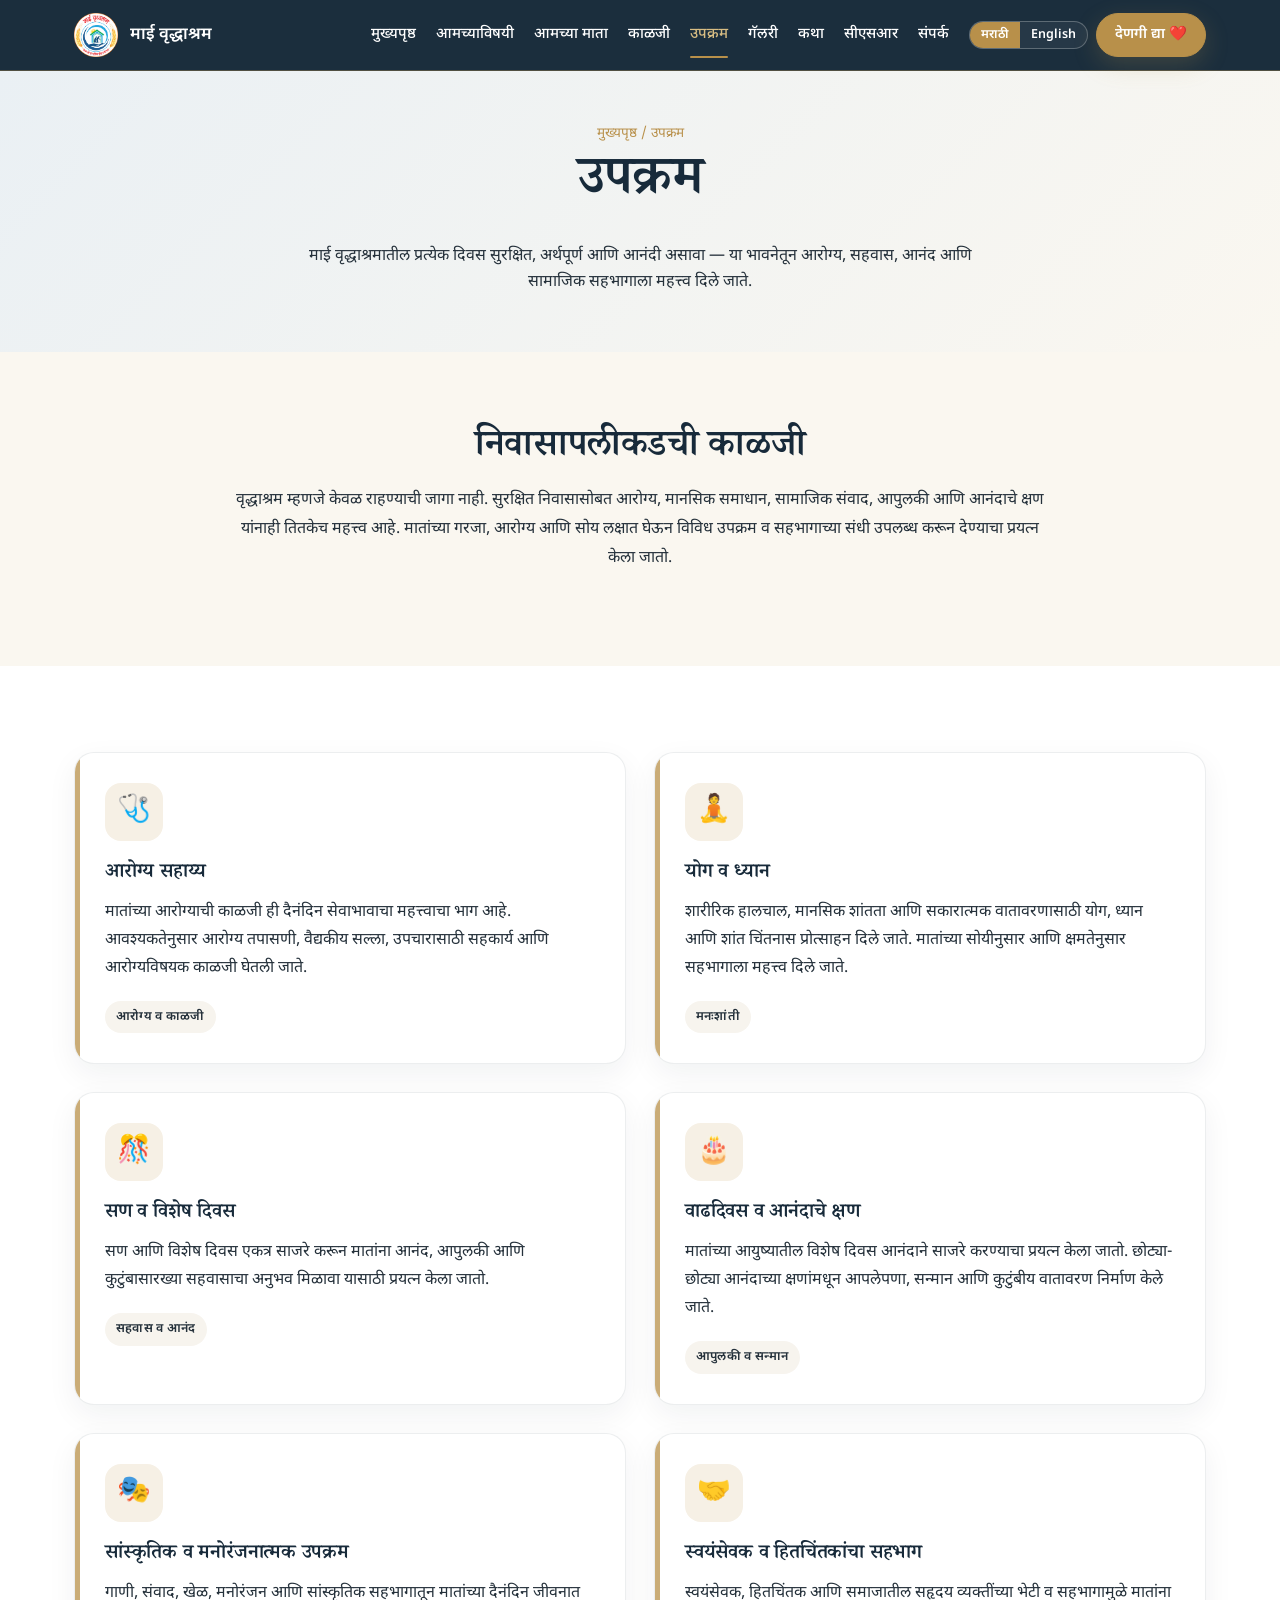
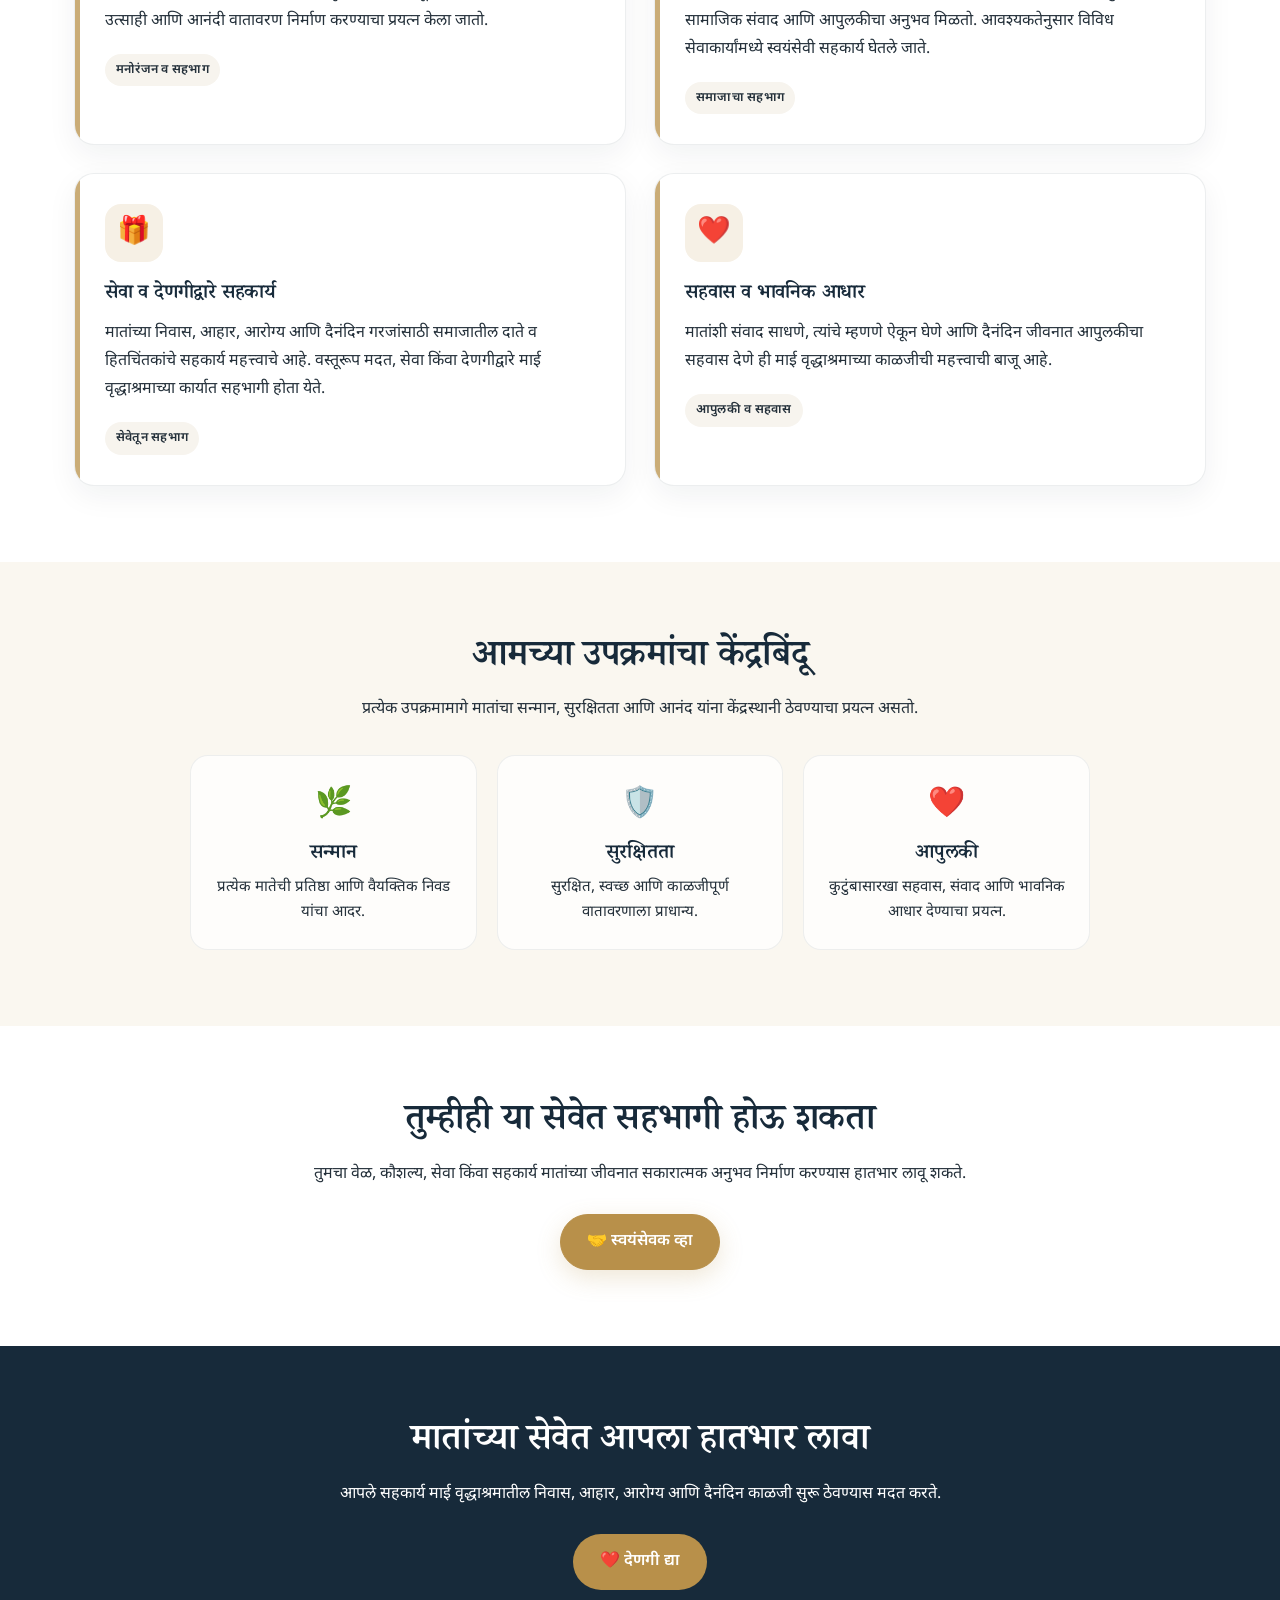
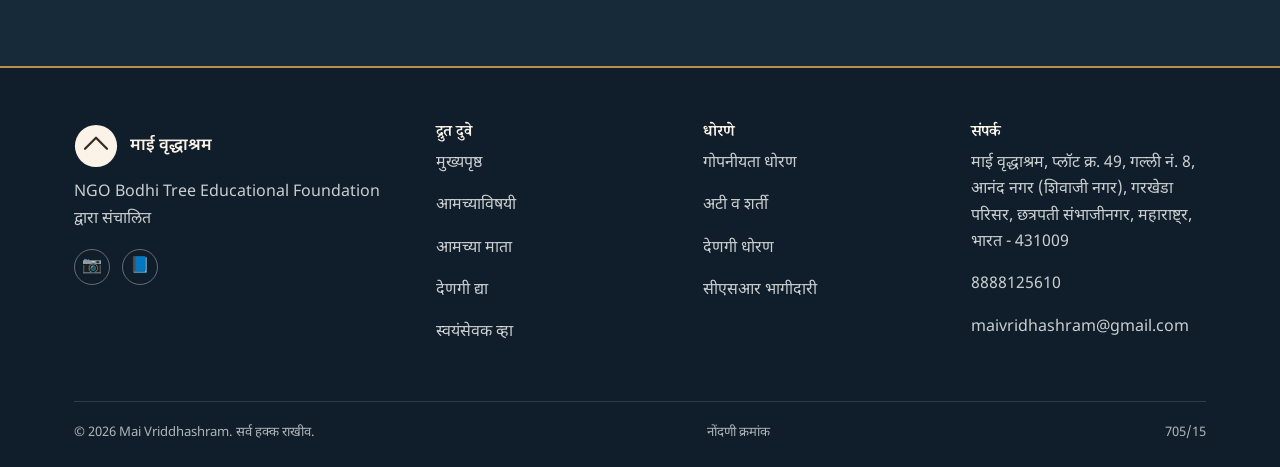
<file: activities.html>
<!DOCTYPE html>
<html lang="mr" data-lang="mr">

<head>

<meta charset="UTF-8">
<meta name="viewport" content="width=device-width, initial-scale=1.0">

<title>उपक्रम | Activities — Mai Vriddhashram</title>

<meta
  name="description"
  content="माई वृद्धाश्रम येथील आरोग्य सहाय्य, योग-ध्यान, सण, आनंदाचे क्षण, सांस्कृतिक व मनोरंजनात्मक उपक्रम आणि स्वयंसेवक सहभाग."
>

<link
  rel="canonical"
  href="[VERIFIED CANONICAL URL]/activities.html"
>

<link rel="preconnect" href="https://fonts.googleapis.com">

<link
  href="https://fonts.googleapis.com/css2?family=Fraunces:wght@500;600;700&family=Noto+Serif+Devanagari:wght@600;700&family=Work+Sans:wght@400;500;600;700&family=Noto+Sans+Devanagari:wght@400;500;600&display=swap"
  rel="stylesheet"
>

<link rel="stylesheet" href="css/style.css">


<style>

/* =========================================================
   ACTIVITIES PAGE
   ========================================================= */

.activities-intro {
  max-width: 820px;
  margin: 0 auto;
  text-align: center;
}

.activities-intro p {
  line-height: 1.8;
}


/* =========================================================
   ACTIVITY GRID
   ========================================================= */

.activities-grid {
  display: grid;
  grid-template-columns: repeat(2, minmax(0, 1fr));
  gap: 28px;
  margin-top: 10px;
}


/* =========================================================
   ACTIVITY CARD
   ========================================================= */

.activity-card {
  position: relative;
  padding: 30px;
  border-radius: 20px;
  background: #ffffff;
  border: 1px solid rgba(23, 42, 58, 0.08);
  box-shadow: 0 10px 30px rgba(23, 42, 58, 0.06);
  transition:
    transform 0.3s ease,
    box-shadow 0.3s ease;
  overflow: hidden;
}

.activity-card::before {
  content: "";
  position: absolute;
  top: 0;
  left: 0;
  width: 5px;
  height: 100%;
  background: #b8904a;
  opacity: 0.75;
}

.activity-card:hover {
  transform: translateY(-4px);
  box-shadow: 0 16px 36px rgba(23, 42, 58, 0.10);
}


/* =========================================================
   ICON
   ========================================================= */

.activity-icon {
  width: 58px;
  height: 58px;
  display: flex;
  align-items: center;
  justify-content: center;
  border-radius: 16px;
  background: #f6f0e5;
  font-size: 27px;
  margin-bottom: 20px;
}


/* =========================================================
   CARD CONTENT
   ========================================================= */

.activity-card h3 {
  margin: 0 0 12px;
}

.activity-card p {
  margin: 0;
  line-height: 1.75;
}


/* =========================================================
   SMALL LABEL
   ========================================================= */

.activity-tag {
  display: inline-block;
  margin-top: 18px;
  padding: 6px 11px;
  border-radius: 999px;
  background: #f7f4ee;
  font-size: 0.78rem;
  font-weight: 600;
  letter-spacing: 0.02em;
}


/* =========================================================
   CARE PHILOSOPHY SECTION
   ========================================================= */

.activities-principles {
  max-width: 900px;
  margin: 0 auto;
}

.principle-list {
  display: grid;
  grid-template-columns: repeat(3, minmax(0, 1fr));
  gap: 20px;
  margin-top: 32px;
}

.principle-item {
  padding: 24px;
  text-align: center;
  border-radius: 18px;
  background: rgba(255,255,255,0.72);
  border: 1px solid rgba(23,42,58,0.07);
}

.principle-item .principle-icon {
  font-size: 30px;
  margin-bottom: 12px;
}

.principle-item h3 {
  margin-bottom: 8px;
}

.principle-item p {
  margin: 0;
  line-height: 1.65;
  font-size: 0.94rem;
}


/* =========================================================
   CTA
   ========================================================= */

.activities-cta-text {
  max-width: 720px;
  margin: 0 auto 24px;
  line-height: 1.8;
}


/* =========================================================
   RESPONSIVE
   ========================================================= */

@media (max-width: 900px) {

  .activities-grid {
    grid-template-columns: 1fr;
  }

  .principle-list {
    grid-template-columns: 1fr;
  }

}


@media (max-width: 600px) {

  .activity-card {
    padding: 24px;
    border-radius: 17px;
  }

  .activity-icon {
    width: 52px;
    height: 52px;
    font-size: 24px;
    border-radius: 14px;
  }

}

</style>

</head>


<body>


<!-- =====================================================
     HEADER
     ===================================================== -->

<div id="site-header"></div>


<main id="main">


<!-- =====================================================
     HERO
     ===================================================== -->

<section class="page-hero">

  <div class="container">

    <p
      class="breadcrumbs"
      data-mr="मुख्यपृष्ठ / उपक्रम"
      data-en="Home / Activities"
    >
      मुख्यपृष्ठ / उपक्रम
    </p>


    <h1
      data-mr="उपक्रम"
      data-en="Activities"
    >
      उपक्रम
    </h1>


    <p
      class="max-w-prose mx-auto"
      data-mr="माई वृद्धाश्रमातील प्रत्येक दिवस सुरक्षित, अर्थपूर्ण आणि आनंदी असावा — या भावनेतून आरोग्य, सहवास, आनंद आणि सामाजिक सहभागाला महत्त्व दिले जाते."
      data-en="Every day at Mai Vriddhashram is intended to be safe, meaningful and joyful — with a focus on health, companionship, happiness and social participation."
    >
      माई वृद्धाश्रमातील प्रत्येक दिवस सुरक्षित, अर्थपूर्ण आणि आनंदी असावा —
      या भावनेतून आरोग्य, सहवास, आनंद आणि सामाजिक सहभागाला महत्त्व दिले जाते.
    </p>

  </div>

</section>



<!-- =====================================================
     INTRODUCTION
     ===================================================== -->

<section class="section">

  <div class="container">

    <div class="activities-intro">

      <h2
        data-mr="निवासापलीकडची काळजी"
        data-en="Care Beyond Accommodation"
      >
        निवासापलीकडची काळजी
      </h2>


      <p
        data-mr="वृद्धाश्रम म्हणजे केवळ राहण्याची जागा नाही. सुरक्षित निवासासोबत आरोग्य, मानसिक समाधान, सामाजिक संवाद, आपुलकी आणि आनंदाचे क्षण यांनाही तितकेच महत्त्व आहे. मातांच्या गरजा, आरोग्य आणि सोय लक्षात घेऊन विविध उपक्रम व सहभागाच्या संधी उपलब्ध करून देण्याचा प्रयत्न केला जातो."
        data-en="A care home is more than a place to stay. Along with safe accommodation, health, emotional wellbeing, social interaction, companionship and moments of joy matter equally. Activities and opportunities for participation are encouraged according to the mothers' needs, wellbeing and comfort."
      >
        वृद्धाश्रम म्हणजे केवळ राहण्याची जागा नाही.
        सुरक्षित निवासासोबत आरोग्य, मानसिक समाधान, सामाजिक संवाद,
        आपुलकी आणि आनंदाचे क्षण यांनाही तितकेच महत्त्व आहे.
        मातांच्या गरजा, आरोग्य आणि सोय लक्षात घेऊन विविध उपक्रम
        व सहभागाच्या संधी उपलब्ध करून देण्याचा प्रयत्न केला जातो.
      </p>

    </div>

  </div>

</section>



<!-- =====================================================
     ACTIVITIES
     ===================================================== -->

<section class="section section-alt">

  <div class="container">


    <div class="activities-grid">


      <!-- =================================================
           01 HEALTH
           ================================================= -->

      <article class="activity-card reveal">

        <div class="activity-icon">
          🩺
        </div>


        <h3
          data-mr="आरोग्य सहाय्य"
          data-en="Healthcare Support"
        >
          आरोग्य सहाय्य
        </h3>


        <p
          data-mr="मातांच्या आरोग्याची काळजी ही दैनंदिन सेवाभावाचा महत्त्वाचा भाग आहे. आवश्यकतेनुसार आरोग्य तपासणी, वैद्यकीय सल्ला, उपचारासाठी सहकार्य आणि आरोग्यविषयक काळजी घेतली जाते."
          data-en="Looking after the mothers' health is an important part of daily care. Health check-ups, medical guidance, treatment support and appropriate healthcare assistance are provided as needed."
        >
          मातांच्या आरोग्याची काळजी ही दैनंदिन सेवाभावाचा
          महत्त्वाचा भाग आहे. आवश्यकतेनुसार आरोग्य तपासणी,
          वैद्यकीय सल्ला, उपचारासाठी सहकार्य आणि आरोग्यविषयक
          काळजी घेतली जाते.
        </p>


        <span
          class="activity-tag"
          data-mr="आरोग्य व काळजी"
          data-en="Health & Care"
        >
          आरोग्य व काळजी
        </span>

      </article>



      <!-- =================================================
           02 YOGA
           ================================================= -->

      <article class="activity-card reveal">

        <div class="activity-icon">
          🧘
        </div>


        <h3
          data-mr="योग व ध्यान"
          data-en="Yoga & Meditation"
        >
          योग व ध्यान
        </h3>


        <p
          data-mr="शारीरिक हालचाल, मानसिक शांतता आणि सकारात्मक वातावरणासाठी योग, ध्यान आणि शांत चिंतनास प्रोत्साहन दिले जाते. मातांच्या सोयीनुसार आणि क्षमतेनुसार सहभागाला महत्त्व दिले जाते."
          data-en="Yoga, meditation and quiet reflection are encouraged to support physical movement, mental peace and a positive environment. Participation is adapted to each mother's comfort and ability."
        >
          शारीरिक हालचाल, मानसिक शांतता आणि सकारात्मक
          वातावरणासाठी योग, ध्यान आणि शांत चिंतनास प्रोत्साहन
          दिले जाते. मातांच्या सोयीनुसार आणि क्षमतेनुसार
          सहभागाला महत्त्व दिले जाते.
        </p>


        <span
          class="activity-tag"
          data-mr="मनःशांती"
          data-en="Wellbeing"
        >
          मनःशांती
        </span>

      </article>



      <!-- =================================================
           03 FESTIVALS
           ================================================= -->

      <article class="activity-card reveal">

        <div class="activity-icon">
          🎊
        </div>


        <h3
          data-mr="सण व विशेष दिवस"
          data-en="Festivals & Special Days"
        >
          सण व विशेष दिवस
        </h3>


        <p
          data-mr="सण आणि विशेष दिवस एकत्र साजरे करून मातांना आनंद, आपुलकी आणि कुटुंबासारख्या सहवासाचा अनुभव मिळावा यासाठी प्रयत्न केला जातो."
          data-en="Festivals and special days are observed together to create moments of joy, belonging and a family-like sense of togetherness."
        >
          सण आणि विशेष दिवस एकत्र साजरे करून मातांना आनंद,
          आपुलकी आणि कुटुंबासारख्या सहवासाचा अनुभव मिळावा
          यासाठी प्रयत्न केला जातो.
        </p>


        <span
          class="activity-tag"
          data-mr="सहवास व आनंद"
          data-en="Togetherness & Joy"
        >
          सहवास व आनंद
        </span>

      </article>



      <!-- =================================================
           04 BIRTHDAYS
           ================================================= -->

      <article class="activity-card reveal">

        <div class="activity-icon">
          🎂
        </div>


        <h3
          data-mr="वाढदिवस व आनंदाचे क्षण"
          data-en="Birthdays & Moments of Joy"
        >
          वाढदिवस व आनंदाचे क्षण
        </h3>


        <p
          data-mr="मातांच्या आयुष्यातील विशेष दिवस आनंदाने साजरे करण्याचा प्रयत्न केला जातो. छोट्या-छोट्या आनंदाच्या क्षणांमधून आपलेपणा, सन्मान आणि कुटुंबीय वातावरण निर्माण केले जाते."
          data-en="Special days in the mothers' lives are celebrated with warmth and joy. Small moments of celebration help create belonging, dignity and a family-like environment."
        >
          मातांच्या आयुष्यातील विशेष दिवस आनंदाने साजरे करण्याचा
          प्रयत्न केला जातो. छोट्या-छोट्या आनंदाच्या क्षणांमधून
          आपलेपणा, सन्मान आणि कुटुंबीय वातावरण निर्माण केले जाते.
        </p>


        <span
          class="activity-tag"
          data-mr="आपुलकी व सन्मान"
          data-en="Belonging & Dignity"
        >
          आपुलकी व सन्मान
        </span>

      </article>



      <!-- =================================================
           05 CULTURAL
           ================================================= -->

      <article class="activity-card reveal">

        <div class="activity-icon">
          🎭
        </div>


        <h3
          data-mr="सांस्कृतिक व मनोरंजनात्मक उपक्रम"
          data-en="Cultural & Recreational Activities"
        >
          सांस्कृतिक व मनोरंजनात्मक उपक्रम
        </h3>


        <p
          data-mr="गाणी, संवाद, खेळ, मनोरंजन आणि सांस्कृतिक सहभागातून मातांच्या दैनंदिन जीवनात उत्साही आणि आनंदी वातावरण निर्माण करण्याचा प्रयत्न केला जातो."
          data-en="Songs, conversations, games, recreation and cultural participation help create a cheerful and engaging environment in the mothers' daily lives."
        >
          गाणी, संवाद, खेळ, मनोरंजन आणि सांस्कृतिक सहभागातून
          मातांच्या दैनंदिन जीवनात उत्साही आणि आनंदी वातावरण
          निर्माण करण्याचा प्रयत्न केला जातो.
        </p>


        <span
          class="activity-tag"
          data-mr="मनोरंजन व सहभाग"
          data-en="Recreation & Participation"
        >
          मनोरंजन व सहभाग
        </span>

      </article>



      <!-- =================================================
           06 VOLUNTEERS
           ================================================= -->

      <article class="activity-card reveal">

        <div class="activity-icon">
          🤝
        </div>


        <h3
          data-mr="स्वयंसेवक व हितचिंतकांचा सहभाग"
          data-en="Volunteer & Supporter Engagement"
        >
          स्वयंसेवक व हितचिंतकांचा सहभाग
        </h3>


        <p
          data-mr="स्वयंसेवक, हितचिंतक आणि समाजातील सहृदय व्यक्तींच्या भेटी व सहभागामुळे मातांना सामाजिक संवाद आणि आपुलकीचा अनुभव मिळतो. आवश्यकतेनुसार विविध सेवाकार्यांमध्ये स्वयंसेवी सहकार्य घेतले जाते."
          data-en="Visits and participation by volunteers, well-wishers and caring members of the community provide social interaction and companionship. Volunteer support is welcomed for appropriate service activities."
        >
          स्वयंसेवक, हितचिंतक आणि समाजातील सहृदय व्यक्तींच्या
          भेटी व सहभागामुळे मातांना सामाजिक संवाद आणि आपुलकीचा
          अनुभव मिळतो. आवश्यकतेनुसार विविध सेवाकार्यांमध्ये
          स्वयंसेवी सहकार्य घेतले जाते.
        </p>


        <span
          class="activity-tag"
          data-mr="समाजाचा सहभाग"
          data-en="Community Participation"
        >
          समाजाचा सहभाग
        </span>

      </article>



      <!-- =================================================
           07 SERVICE SUPPORT
           ================================================= -->

      <article class="activity-card reveal">

        <div class="activity-icon">
          🎁
        </div>


        <h3
          data-mr="सेवा व देणगीद्वारे सहकार्य"
          data-en="Support Through Service & Donations"
        >
          सेवा व देणगीद्वारे सहकार्य
        </h3>


        <p
          data-mr="मातांच्या निवास, आहार, आरोग्य आणि दैनंदिन गरजांसाठी समाजातील दाते व हितचिंतकांचे सहकार्य महत्त्वाचे आहे. वस्तूरूप मदत, सेवा किंवा देणगीद्वारे माई वृद्धाश्रमाच्या कार्यात सहभागी होता येते."
          data-en="Support from donors and well-wishers is important for accommodation, meals, healthcare and daily needs. You can contribute through in-kind support, service or donations."
        >
          मातांच्या निवास, आहार, आरोग्य आणि दैनंदिन गरजांसाठी
          समाजातील दाते व हितचिंतकांचे सहकार्य महत्त्वाचे आहे.
          वस्तूरूप मदत, सेवा किंवा देणगीद्वारे माई वृद्धाश्रमाच्या
          कार्यात सहभागी होता येते.
        </p>


        <span
          class="activity-tag"
          data-mr="सेवेतून सहभाग"
          data-en="Support Through Service"
        >
          सेवेतून सहभाग
        </span>

      </article>



      <!-- =================================================
           08 COMPANIONSHIP
           ================================================= -->

      <article class="activity-card reveal">

        <div class="activity-icon">
          ❤️
        </div>


        <h3
          data-mr="सहवास व भावनिक आधार"
          data-en="Companionship & Emotional Support"
        >
          सहवास व भावनिक आधार
        </h3>


        <p
          data-mr="मातांशी संवाद साधणे, त्यांचे म्हणणे ऐकून घेणे आणि दैनंदिन जीवनात आपुलकीचा सहवास देणे ही माई वृद्धाश्रमाच्या काळजीची महत्त्वाची बाजू आहे."
          data-en="Conversation, listening and providing caring companionship are important parts of the support offered at Mai Vriddhashram."
        >
          मातांशी संवाद साधणे, त्यांचे म्हणणे ऐकून घेणे आणि
          दैनंदिन जीवनात आपुलकीचा सहवास देणे ही माई वृद्धाश्रमाच्या
          काळजीची महत्त्वाची बाजू आहे.
        </p>


        <span
          class="activity-tag"
          data-mr="आपुलकी व सहवास"
          data-en="Care & Companionship"
        >
          आपुलकी व सहवास
        </span>

      </article>


    </div>

  </div>

</section>



<!-- =====================================================
     OUR APPROACH
     ===================================================== -->

<section class="section">

  <div class="container">

    <div class="activities-principles text-center">

      <h2
        data-mr="आमच्या उपक्रमांचा केंद्रबिंदू"
        data-en="What Guides Our Activities"
      >
        आमच्या उपक्रमांचा केंद्रबिंदू
      </h2>


      <p
        class="max-w-prose mx-auto"
        data-mr="प्रत्येक उपक्रमामागे मातांचा सन्मान, सुरक्षितता आणि आनंद यांना केंद्रस्थानी ठेवण्याचा प्रयत्न असतो."
        data-en="Every activity is guided by an effort to place the mothers' dignity, safety and wellbeing at the centre."
      >
        प्रत्येक उपक्रमामागे मातांचा सन्मान, सुरक्षितता आणि आनंद
        यांना केंद्रस्थानी ठेवण्याचा प्रयत्न असतो.
      </p>


      <div class="principle-list">


        <!-- Principle 01 -->

        <div class="principle-item reveal">

          <div class="principle-icon">
            🌿
          </div>


          <h3
            data-mr="सन्मान"
            data-en="Dignity"
          >
            सन्मान
          </h3>


          <p
            data-mr="प्रत्येक मातेची प्रतिष्ठा आणि वैयक्तिक निवड यांचा आदर."
            data-en="Respect for every mother's dignity and personal choices."
          >
            प्रत्येक मातेची प्रतिष्ठा आणि वैयक्तिक निवड यांचा आदर.
          </p>

        </div>



        <!-- Principle 02 -->

        <div class="principle-item reveal">

          <div class="principle-icon">
            🛡️
          </div>


          <h3
            data-mr="सुरक्षितता"
            data-en="Safety"
          >
            सुरक्षितता
          </h3>


          <p
            data-mr="सुरक्षित, स्वच्छ आणि काळजीपूर्ण वातावरणाला प्राधान्य."
            data-en="A safe, clean and caring environment remains a priority."
          >
            सुरक्षित, स्वच्छ आणि काळजीपूर्ण वातावरणाला प्राधान्य.
          </p>

        </div>



        <!-- Principle 03 -->

        <div class="principle-item reveal">

          <div class="principle-icon">
            ❤️
          </div>


          <h3
            data-mr="आपुलकी"
            data-en="Compassion"
          >
            आपुलकी
          </h3>


          <p
            data-mr="कुटुंबासारखा सहवास, संवाद आणि भावनिक आधार देण्याचा प्रयत्न."
            data-en="An effort to provide companionship, conversation and emotional support."
          >
            कुटुंबासारखा सहवास, संवाद आणि भावनिक आधार देण्याचा प्रयत्न.
          </p>

        </div>


      </div>

    </div>

  </div>

</section>



<!-- =====================================================
     VOLUNTEER CTA
     ===================================================== -->

<section class="section section-alt text-center">

  <div class="container">

    <h2
      data-mr="तुम्हीही या सेवेत सहभागी होऊ शकता"
      data-en="You Can Be Part of This Service"
    >
      तुम्हीही या सेवेत सहभागी होऊ शकता
    </h2>


    <p
      class="activities-cta-text"
      data-mr="तुमचा वेळ, कौशल्य, सेवा किंवा सहकार्य मातांच्या जीवनात सकारात्मक अनुभव निर्माण करण्यास हातभार लावू शकते."
      data-en="Your time, skills, service or support can contribute to creating positive experiences in the lives of the mothers."
    >
      तुमचा वेळ, कौशल्य, सेवा किंवा सहकार्य मातांच्या जीवनात
      सकारात्मक अनुभव निर्माण करण्यास हातभार लावू शकते.
    </p>


    <a
      href="volunteer.html"
      class="btn btn-primary"
      data-mr="🤝 स्वयंसेवक व्हा"
      data-en="🤝 Volunteer With Us"
    >
      🤝 स्वयंसेवक व्हा
    </a>

  </div>

</section>



<!-- =====================================================
     DONATION CTA
     ===================================================== -->

<section class="section section-deep text-center">

  <div class="container">

    <h2
      data-mr="मातांच्या सेवेत आपला हातभार लावा"
      data-en="Support the Care of Our Mothers"
    >
      मातांच्या सेवेत आपला हातभार लावा
    </h2>


    <p
      class="activities-cta-text"
      data-mr="आपले सहकार्य माई वृद्धाश्रमातील निवास, आहार, आरोग्य आणि दैनंदिन काळजी सुरू ठेवण्यास मदत करते."
      data-en="Your support helps sustain accommodation, meals, healthcare and daily care at Mai Vriddhashram."
    >
      आपले सहकार्य माई वृद्धाश्रमातील निवास, आहार,
      आरोग्य आणि दैनंदिन काळजी सुरू ठेवण्यास मदत करते.
    </p>


    <a
      href="donate.html"
      class="btn btn-gold"
      data-mr="❤️ देणगी द्या"
      data-en="❤️ Donate Now"
    >
      ❤️ देणगी द्या
    </a>

  </div>

</section>


</main>



<!-- =====================================================
     FOOTER
     ===================================================== -->

<div id="site-footer"></div>



<!-- =====================================================
     JAVASCRIPT
     ===================================================== -->

<script src="config.js"></script>

<script src="js/common.js"></script>

<script src="js/main.js"></script>


</body>

</html>
</file>
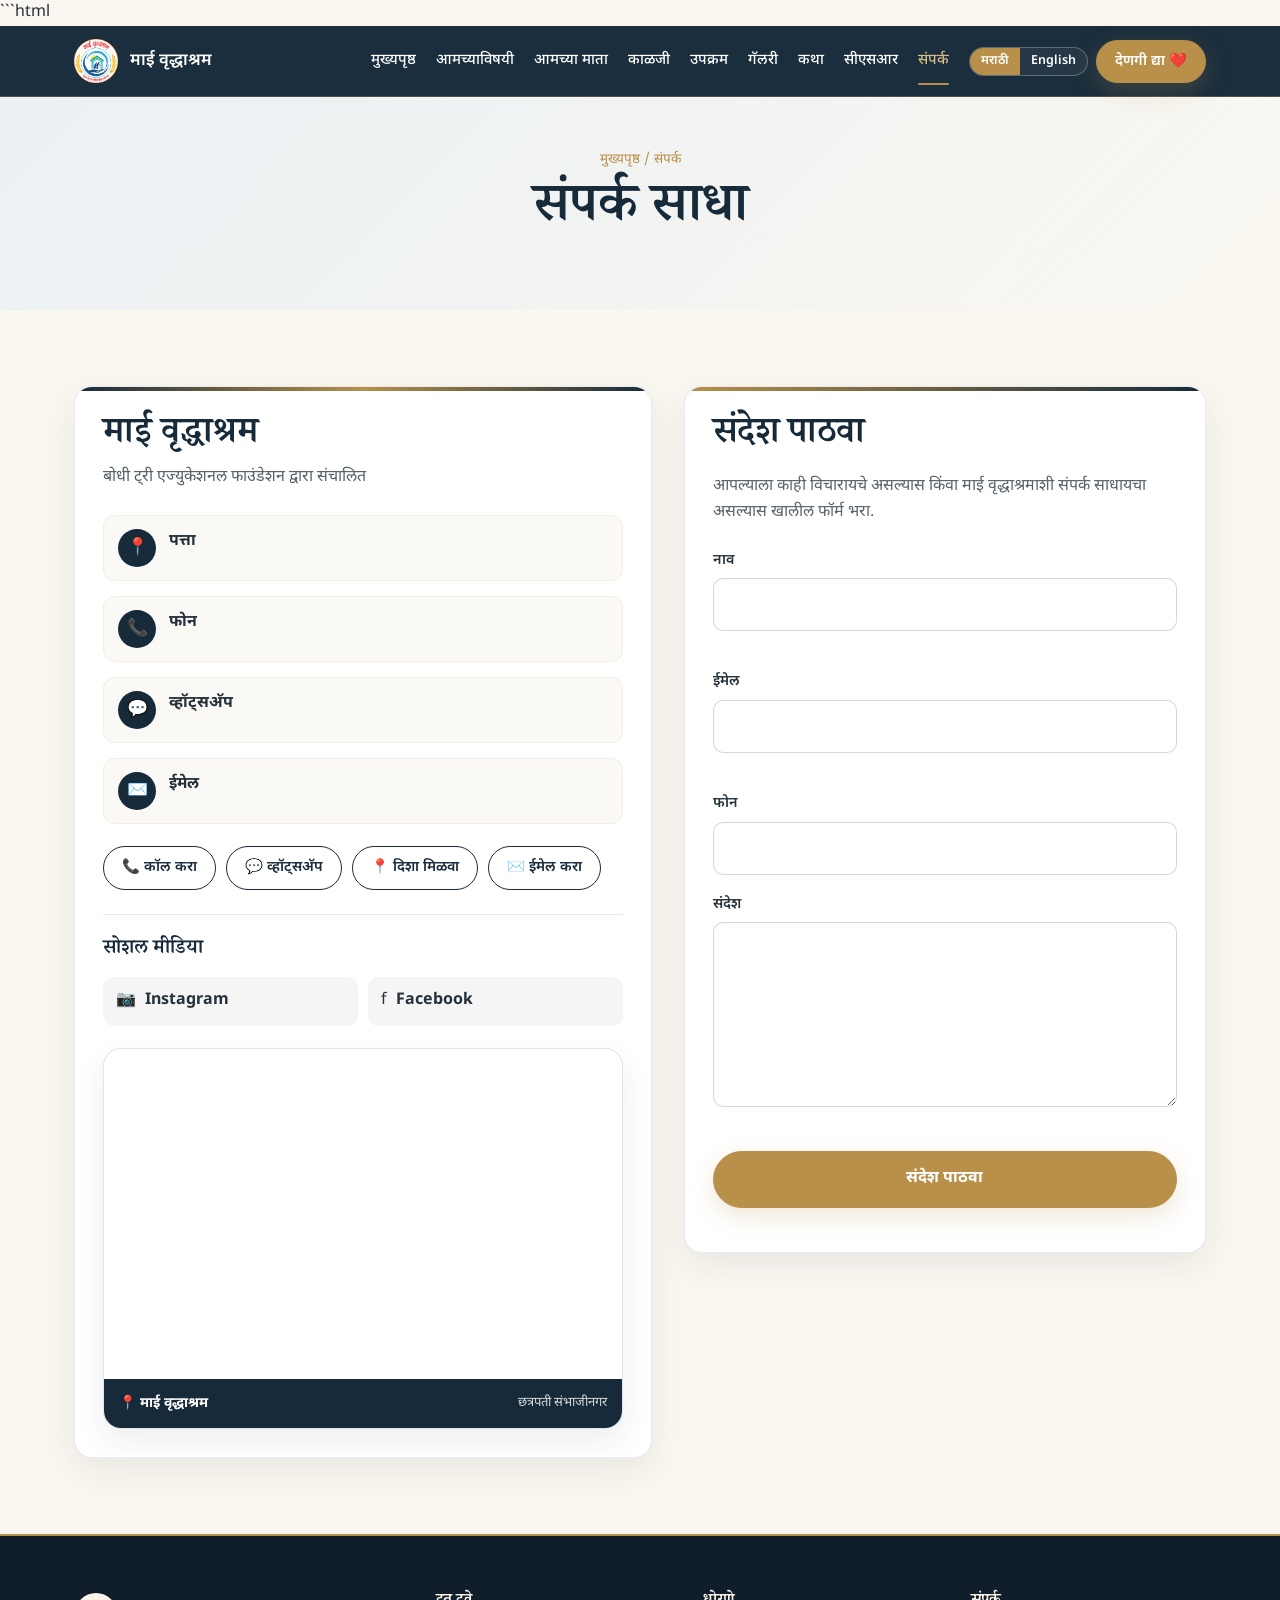
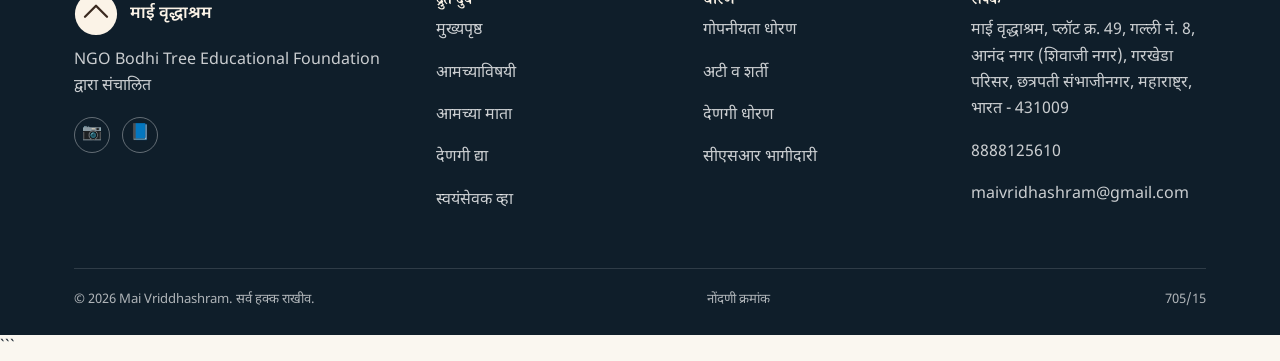
<file: contact.html>
```html
<!DOCTYPE html>
<html lang="mr" data-lang="mr">

<head>
<meta charset="UTF-8">
<meta name="viewport" content="width=device-width, initial-scale=1.0">

<title>संपर्क | Contact — Mai Vriddhashram</title>

<meta
  name="description"
  content="माई वृद्धाश्रमशी संपर्क साधा — फोन, व्हॉट्सअ‍ॅप, ईमेल किंवा प्रत्यक्ष भेटीद्वारे. माई वृद्धाश्रम, चhatrapati Sambhajinagar."
>

<link
  rel="canonical"
  href="https://maivriddhashram.github.io/contact.html"
>

<link rel="preconnect" href="https://fonts.googleapis.com">
<link rel="preconnect" href="https://fonts.gstatic.com" crossorigin>

<link
  href="https://fonts.googleapis.com/css2?family=Fraunces:wght@500;600;700&family=Noto+Serif+Devanagari:wght@600;700&family=Work+Sans:wght@400;500;600;700&family=Noto+Sans+Devanagari:wght@400;500;600&display=swap"
  rel="stylesheet"
>

<link rel="stylesheet" href="css/style.css">

<style>

/* =========================================================
   CONTACT PAGE — PREMIUM DESIGN
   ========================================================= */

.contact-page {
  position: relative;
}

/* Main contact grid */
.contact-grid {
  display: grid;
  grid-template-columns: minmax(0, 1.05fr) minmax(0, 0.95fr);
  gap: 32px;
  align-items: start;
}

/* =========================================================
   CONTACT INFORMATION CARD
   ========================================================= */

.contact-info-card {
  position: relative;
  overflow: hidden;
}

.contact-info-card::before {
  content: "";
  position: absolute;
  top: 0;
  left: 0;
  right: 0;
  height: 4px;
  background: linear-gradient(
    90deg,
    #172A3A,
    #B8904A,
    #172A3A
  );
}

.contact-heading {
  margin-bottom: 6px;
}

.contact-subtitle {
  margin-top: 0;
  opacity: 0.78;
}

.contact-details {
  margin-top: 24px;
  display: grid;
  gap: 15px;
}

.contact-detail {
  display: flex;
  gap: 13px;
  align-items: flex-start;
  padding: 13px 14px;
  border-radius: 12px;
  background: rgba(184, 144, 74, 0.055);
  border: 1px solid rgba(184, 144, 74, 0.12);
}

.contact-detail-icon {
  width: 38px;
  height: 38px;
  min-width: 38px;
  display: flex;
  align-items: center;
  justify-content: center;
  border-radius: 50%;
  background: #172A3A;
  color: #ffffff;
  font-size: 17px;
}

.contact-detail strong {
  display: block;
  margin-bottom: 3px;
}

.contact-detail span {
  word-break: break-word;
}

/* =========================================================
   ACTION BUTTONS
   ========================================================= */

.contact-actions {
  display: flex;
  flex-wrap: wrap;
  gap: 10px;
  margin-top: 22px;
}

.contact-actions .btn {
  transition:
    transform 0.2s ease,
    box-shadow 0.2s ease,
    background 0.2s ease;
}

.contact-actions .btn:hover {
  transform: translateY(-2px);
}

/* =========================================================
   SOCIAL MEDIA
   ========================================================= */

.social-box {
  margin-top: 24px;
  padding-top: 22px;
  border-top: 1px solid rgba(23, 42, 58, 0.10);
}

.social-links {
  display: grid;
  grid-template-columns: 1fr 1fr;
  gap: 10px;
  margin-top: 14px;
}

.social-link {
  display: flex;
  align-items: center;
  gap: 9px;
  padding: 11px 13px;
  border-radius: 10px;
  background: rgba(23, 42, 58, 0.045);
  color: inherit;
  text-decoration: none;
  transition: 0.2s ease;
}

.social-link:hover {
  background: rgba(184, 144, 74, 0.10);
  transform: translateY(-2px);
}

/* =========================================================
   GOOGLE MAP
   ========================================================= */

.contact-map-wrap {
  margin-top: 22px;
  overflow: hidden;
  border-radius: 18px;
  border: 1px solid rgba(23, 42, 58, 0.12);
  background: #ffffff;
  box-shadow: 0 12px 30px rgba(23, 42, 58, 0.08);
}

.contact-map {
  width: 100%;
  height: 330px;
  display: block;
  border: 0;
}

.map-caption {
  display: flex;
  align-items: center;
  justify-content: space-between;
  gap: 12px;
  padding: 13px 15px;
  background: #172A3A;
  color: #ffffff;
}

.map-caption strong {
  font-size: 14px;
}

.map-caption span {
  font-size: 13px;
  opacity: 0.82;
}

/* =========================================================
   MESSAGE FORM
   ========================================================= */

.contact-form-card {
  position: relative;
  overflow: hidden;
}

.contact-form-card::before {
  content: "";
  position: absolute;
  top: 0;
  left: 0;
  right: 0;
  height: 4px;
  background: linear-gradient(
    90deg,
    #B8904A,
    #172A3A
  );
}

.form-intro {
  margin-top: 4px;
  margin-bottom: 22px;
  opacity: 0.76;
}

.contact-submit {
  margin-top: 5px;
  min-height: 50px;
  font-weight: 700;
  letter-spacing: 0.1px;
}

/* =========================================================
   MOBILE
   ========================================================= */

@media (max-width: 900px) {

  .contact-grid {
    grid-template-columns: 1fr;
    gap: 24px;
  }

}

@media (max-width: 600px) {

  .social-links {
    grid-template-columns: 1fr;
  }

  .contact-actions {
    display: grid;
    grid-template-columns: 1fr 1fr;
  }

  .contact-actions .btn {
    width: 100%;
    text-align: center;
  }

  .contact-map {
    height: 280px;
  }

  .map-caption {
    align-items: flex-start;
    flex-direction: column;
    gap: 3px;
  }

}

@media (max-width: 420px) {

  .contact-actions {
    grid-template-columns: 1fr;
  }

}

</style>
</head>


<body>

<div id="site-header"></div>


<main id="main" class="contact-page">

  <!-- =====================================================
       PAGE HERO
       ===================================================== -->

  <section class="page-hero">
    <div class="container">

      <p
        class="breadcrumbs"
        data-mr="मुख्यपृष्ठ / संपर्क"
        data-en="Home / Contact"
      >
        मुख्यपृष्ठ / संपर्क
      </p>

      <h1
        data-mr="संपर्क साधा"
        data-en="Get in Touch"
      >
        संपर्क साधा
      </h1>

    </div>
  </section>


  <!-- =====================================================
       CONTACT SECTION
       ===================================================== -->

  <section class="section">

    <div class="container contact-grid">


      <!-- =================================================
           LEFT — CONTACT INFORMATION
           ================================================= -->

      <div class="card reveal contact-info-card">

        <h2
          class="contact-heading"
          data-mr="माई वृद्धाश्रम"
          data-en="Mai Vriddhashram"
        >
          माई वृद्धाश्रम
        </h2>

        <p
          class="contact-subtitle"
          data-mr="बोधी ट्री एज्युकेशनल फाउंडेशन द्वारा संचालित"
          data-en="Run by Bodhi Tree Educational Foundation"
        >
          बोधी ट्री एज्युकेशनल फाउंडेशन द्वारा संचालित
        </p>


        <!-- CONTACT DETAILS -->

        <div class="contact-details">

          <div class="contact-detail">

            <div class="contact-detail-icon">📍</div>

            <div>
              <strong
                data-mr="पत्ता"
                data-en="Address"
              >
                पत्ता
              </strong>

              <span id="cAddress"></span>
            </div>

          </div>


          <div class="contact-detail">

            <div class="contact-detail-icon">📞</div>

            <div>
              <strong
                data-mr="फोन"
                data-en="Phone"
              >
                फोन
              </strong>

              <span id="cPhoneD"></span>
            </div>

          </div>


          <div class="contact-detail">

            <div class="contact-detail-icon">💬</div>

            <div>
              <strong
                data-mr="व्हॉट्सअ‍ॅप"
                data-en="WhatsApp"
              >
                व्हॉट्सअ‍ॅप
              </strong>

              <span id="cWa"></span>
            </div>

          </div>


          <div class="contact-detail">

            <div class="contact-detail-icon">✉️</div>

            <div>
              <strong
                data-mr="ईमेल"
                data-en="Email"
              >
                ईमेल
              </strong>

              <span id="cEmailD"></span>
            </div>

          </div>

        </div>


        <!-- ACTION BUTTONS -->

        <div class="contact-actions">

          <a
            href="#"
            id="btnCall"
            class="btn btn-outline btn-sm"
            data-mr="📞 कॉल करा"
            data-en="📞 Call"
          >
            📞 कॉल करा
          </a>

          <a
            href="#"
            id="btnWa"
            target="_blank"
            rel="noopener"
            class="btn btn-outline btn-sm"
            data-mr="💬 व्हॉट्सअ‍ॅप"
            data-en="💬 WhatsApp"
          >
            💬 व्हॉट्सअ‍ॅप
          </a>

          <a
            href="#"
            id="btnMap"
            target="_blank"
            rel="noopener"
            class="btn btn-outline btn-sm"
            data-mr="📍 दिशा मिळवा"
            data-en="📍 Get Directions"
          >
            📍 दिशा मिळवा
          </a>

          <a
            href="#"
            id="btnEmail"
            class="btn btn-outline btn-sm"
            data-mr="✉️ ईमेल करा"
            data-en="✉️ Email"
          >
            ✉️ ईमेल करा
          </a>

        </div>


        <!-- =================================================
             SOCIAL MEDIA
             ================================================= -->

        <div class="social-box">

          <h3
            data-mr="सोशल मीडिया"
            data-en="Social Media"
          >
            सोशल मीडिया
          </h3>

          <div class="social-links">

            <a
              href="#"
              class="social-link"
              id="socialInstagram"
              target="_blank"
              rel="noopener"
            >
              <span>📷</span>
              <span>
                <strong>Instagram</strong><br>
                <small id="cInsta"></small>
              </span>
            </a>


            <a
              href="#"
              class="social-link"
              id="socialFacebook"
              target="_blank"
              rel="noopener"
            >
              <span>f</span>
              <span>
                <strong>Facebook</strong><br>
                <small id="cFb"></small>
              </span>
            </a>

          </div>

        </div>


        <!-- =================================================
             GOOGLE MAP
             ================================================= -->

        <div class="contact-map-wrap">

          <iframe
            class="contact-map"
            src="https://www.google.com/maps/embed?pb=!1m18!1m12!1m3!1d3752.6071759131883!2d75.3570948!3d19.8565675!2m3!1f0!2f0!3f0!3m2!1i1024!2i768!4f13.1!3m3!1m2!1s0x3bdba3007ae04b65%3A0x6e99b313512f7e9c!2sMai%20Vridhashram%20(Old%20Age%20Home)%20%F0%9F%8F%A0!5e0!3m2!1sen!2sin!4v1789989026151!5m2!1sen!2sin"
            allowfullscreen=""
            loading="lazy"
            referrerpolicy="strict-origin-when-cross-origin"
            title="Mai Vriddhashram — Google Maps"
          ></iframe>

          <div class="map-caption">

            <strong
              data-mr="📍 माई वृद्धाश्रम"
              data-en="📍 Mai Vriddhashram"
            >
              📍 माई वृद्धाश्रम
            </strong>

            <span
              data-mr="छत्रपती संभाजीनगर"
              data-en="Chhatrapati Sambhajinagar"
            >
              छत्रपती संभाजीनगर
            </span>

          </div>

        </div>

      </div>


      <!-- =================================================
           RIGHT — MESSAGE FORM
           ================================================= -->

      <div class="card reveal contact-form-card">

        <h2
          data-mr="संदेश पाठवा"
          data-en="Send a Message"
        >
          संदेश पाठवा
        </h2>

        <p
          class="form-intro"
          data-mr="आपल्याला काही विचारायचे असल्यास किंवा माई वृद्धाश्रमाशी संपर्क साधायचा असल्यास खालील फॉर्म भरा."
          data-en="If you have a question or would like to connect with Mai Vriddhashram, please fill out the form below."
        >
          आपल्याला काही विचारायचे असल्यास किंवा माई वृद्धाश्रमाशी संपर्क साधायचा असल्यास खालील फॉर्म भरा.
        </p>


        <form id="contactForm" novalidate>

          <div class="form-field">

            <label
              for="ctName"
              data-mr="नाव"
              data-en="Name"
            >
              नाव <span class="req">*</span>
            </label>

            <input
              type="text"
              id="ctName"
              required
              autocomplete="name"
            >

            <span class="form-error"></span>

          </div>


          <div class="form-field">

            <label
              for="ctEmail"
              data-mr="ईमेल"
              data-en="Email"
            >
              ईमेल <span class="req">*</span>
            </label>

            <input
              type="email"
              id="ctEmail"
              required
              autocomplete="email"
            >

            <span class="form-error"></span>

          </div>


          <div class="form-field">

            <label
              for="ctPhone"
              data-mr="फोन"
              data-en="Phone"
            >
              फोन
            </label>

            <input
              type="tel"
              id="ctPhone"
              autocomplete="tel"
            >

          </div>


          <div class="form-field">

            <label
              for="ctMessage"
              data-mr="संदेश"
              data-en="Message"
            >
              संदेश <span class="req">*</span>
            </label>

            <textarea
              id="ctMessage"
              rows="6"
              required
            ></textarea>

            <span class="form-error"></span>

          </div>


          <button
            type="submit"
            class="btn btn-primary contact-submit"
            style="width:100%;"
            data-mr="संदेश पाठवा"
            data-en="Send Message"
          >
            संदेश पाठवा
          </button>


          <div
            class="form-success"
            data-mr="धन्यवाद! आम्ही लवकरच आपल्याशी संपर्क साधू."
            data-en="Thank you! We'll get back to you soon."
          >
            धन्यवाद! आम्ही लवकरच आपल्याशी संपर्क साधू.
          </div>

        </form>

      </div>

    </div>

  </section>

</main>


<div id="site-footer"></div>


<!-- =======================================================
     SITE SCRIPTS
     ======================================================= -->

<script src="config.js"></script>
<script src="js/common.js"></script>
<script src="js/main.js"></script>


<script>
document.addEventListener("DOMContentLoaded", function () {

  const form = document.getElementById("contactForm");

  if (!form) return;

  form.addEventListener("submit", async function (event) {

    event.preventDefault();

    const success = form.querySelector(".form-success");

    const data = {
      inquiry_type: "contact",

      name: document.getElementById("ctName").value.trim(),

      email: document.getElementById("ctEmail").value.trim(),

      phone: document.getElementById("ctPhone").value.trim(),

      message: document.getElementById("ctMessage").value.trim()
    };


    /* =========================
       VALIDATION
    ========================= */

    if (!data.name || !data.email || !data.message) {

      alert("कृपया आवश्यक माहिती पूर्ण भरा.");

      return;
    }


    /* =========================
       SUBMIT BUTTON
    ========================= */

    const submitButton =
      form.querySelector('button[type="submit"]');

    submitButton.disabled = true;

    submitButton.textContent = "पाठवत आहे...";


    /* =========================
       SEND TO GOOGLE APPS SCRIPT
    ========================= */

    try {

      await fetch(
        "https://script.google.com/macros/s/AKfycbwL5sEJ3qVTuvztFihOKC5N6N1aEgubBYC51P_MN44xAsavgXsnW1hsrtgXaCD6Y5Ib/exec",
        {
          method: "POST",

          mode: "no-cors",

          headers: {
            "Content-Type":
              "text/plain;charset=utf-8"
          },

          body: JSON.stringify(data)
        }
      );


      /* =========================
         SUCCESS
      ========================= */

      form.reset();

      if (success) {
        success.style.display = "block";
      }

      submitButton.disabled = false;

      submitButton.textContent = "संदेश पाठवा";


    } catch (error) {

      console.error(error);

      alert(
        "फॉर्म पाठवताना समस्या आली. कृपया पुन्हा प्रयत्न करा."
      );

      submitButton.disabled = false;

      submitButton.textContent = "संदेश पाठवा";
    }

  });

});
</script>
</body>
</html>
```
</file>
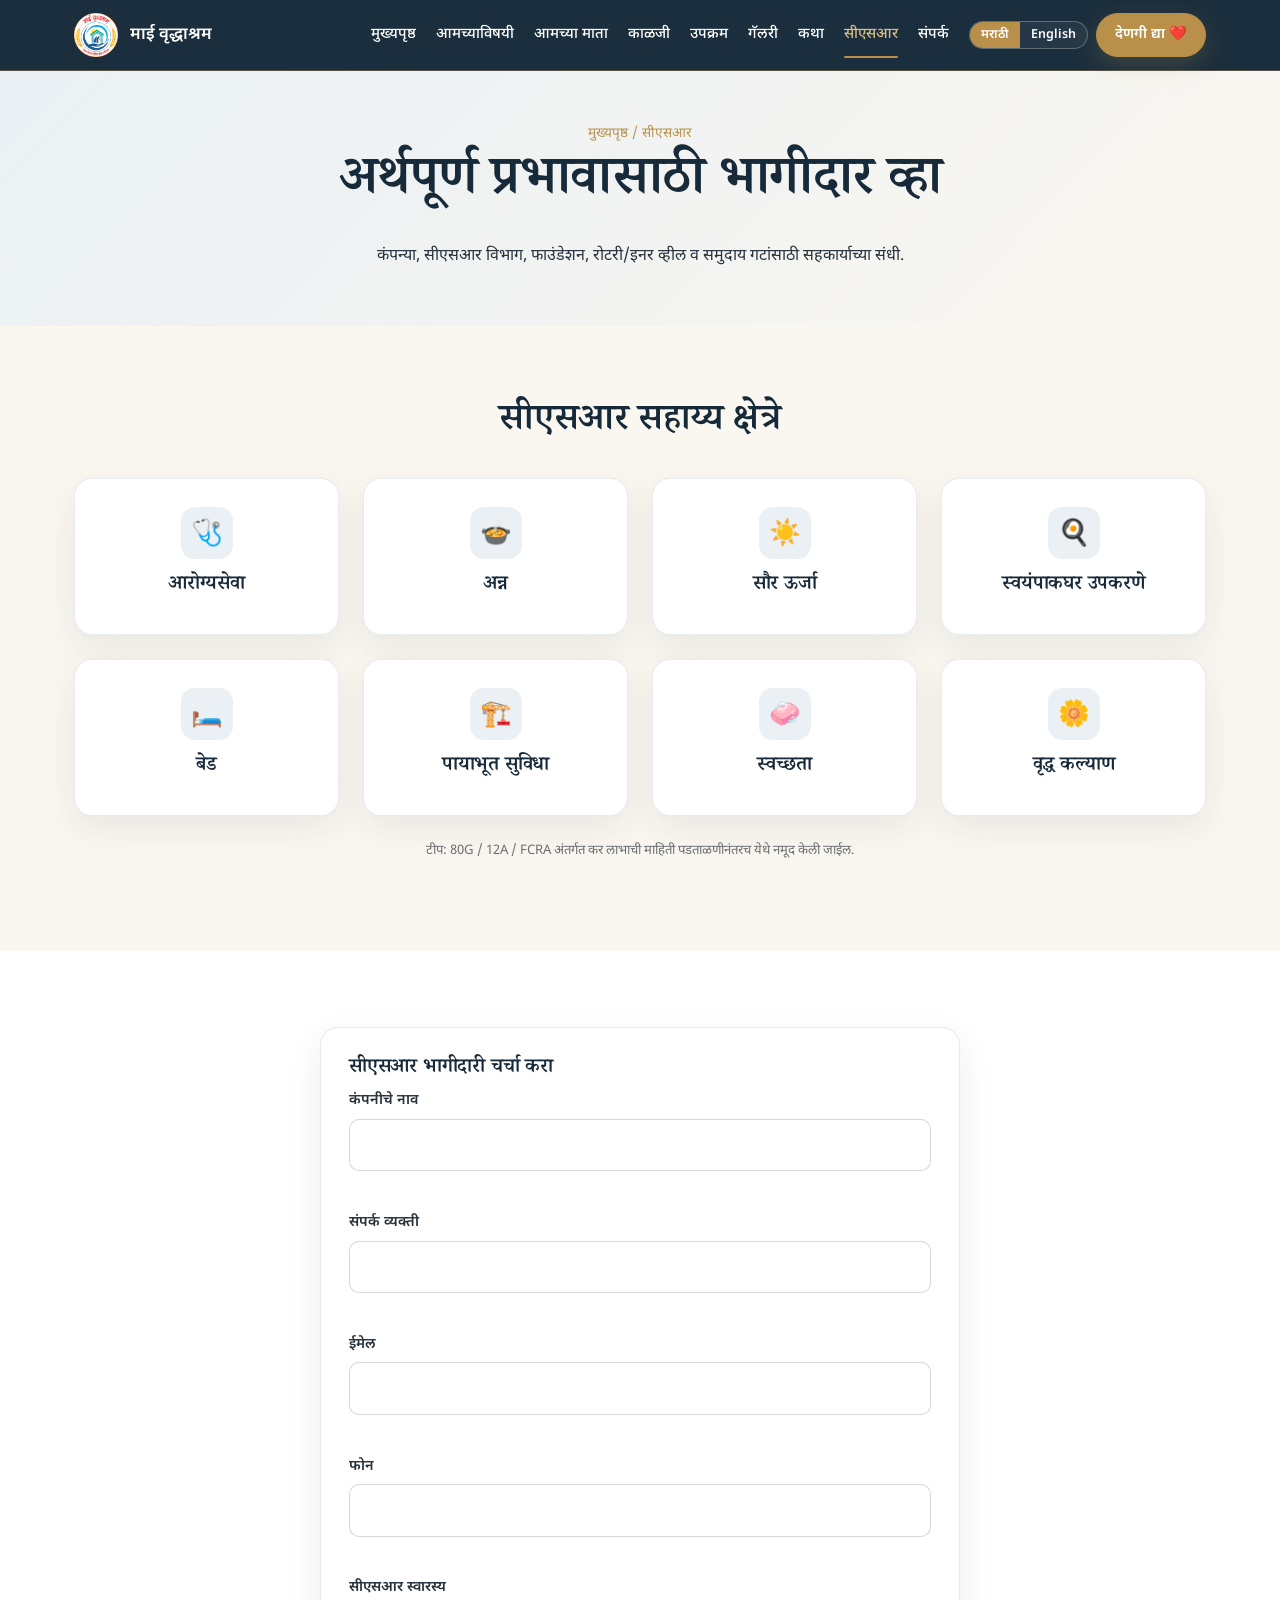
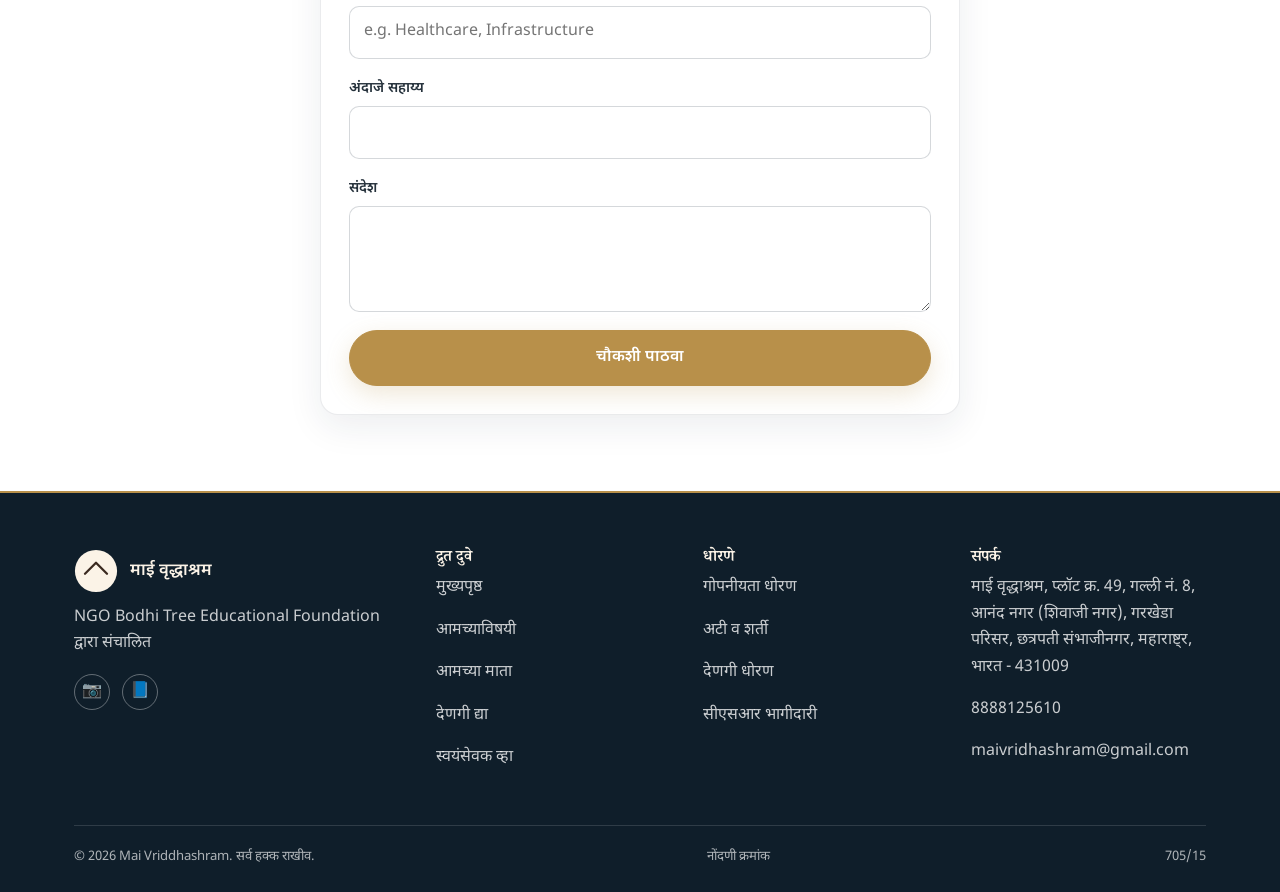
<file: csr.html>
<!DOCTYPE html>
<html lang="mr" data-lang="mr">
<head>
<meta charset="UTF-8">
<meta name="viewport" content="width=device-width, initial-scale=1.0">
<title>सीएसआर भागीदारी | CSR & Partners — Mai Vriddhashram</title>
<meta name="description" content="कंपन्या, सीएसआर विभाग व संस्थांसाठी माई वृद्धाश्रमसोबत अर्थपूर्ण भागीदारी संधी.">
<link rel="canonical" href="[VERIFIED CANONICAL URL]/csr.html">
<link rel="preconnect" href="https://fonts.googleapis.com">
<link href="https://fonts.googleapis.com/css2?family=Fraunces:wght@500;600;700&family=Noto+Serif+Devanagari:wght@600;700&family=Work+Sans:wght@400;500;600;700&family=Noto+Sans+Devanagari:wght@400;500;600&display=swap" rel="stylesheet">
<link rel="stylesheet" href="css/style.css">
</head>
<body>
<div id="site-header"></div>
<main id="main">
  <section class="page-hero">
    <div class="container">
      <p class="breadcrumbs" data-mr="मुख्यपृष्ठ / सीएसआर" data-en="Home / CSR">मुख्यपृष्ठ / सीएसआर</p>
      <h1 data-mr="अर्थपूर्ण प्रभावासाठी भागीदार व्हा" data-en="Partner With Us for Meaningful Impact">अर्थपूर्ण प्रभावासाठी भागीदार व्हा</h1>
      <p class="max-w-prose mx-auto" data-mr="कंपन्या, सीएसआर विभाग, फाउंडेशन, रोटरी/इनर व्हील व समुदाय गटांसाठी सहकार्याच्या संधी." data-en="Partnership opportunities for companies, CSR departments, foundations, Rotary / Inner Wheel and community organizations.">कंपन्या, सीएसआर विभाग, फाउंडेशन, रोटरी/इनर व्हील व समुदाय गटांसाठी सहकार्याच्या संधी.</p>
    </div>
  </section>

  <section class="section">
    <div class="container">
      <div class="text-center reveal" style="margin-bottom:32px;">
        <h2 data-mr="सीएसआर सहाय्य क्षेत्रे" data-en="CSR Support Areas">सीएसआर सहाय्य क्षेत्रे</h2>
      </div>
      <div class="grid grid-4">
        <div class="card text-center reveal"><div class="icon-badge mx-auto">🩺</div><h3 data-mr="आरोग्यसेवा" data-en="Healthcare">आरोग्यसेवा</h3></div>
        <div class="card text-center reveal"><div class="icon-badge mx-auto">🍲</div><h3 data-mr="अन्न" data-en="Food">अन्न</h3></div>
        <div class="card text-center reveal"><div class="icon-badge mx-auto">☀️</div><h3 data-mr="सौर ऊर्जा" data-en="Solar Energy">सौर ऊर्जा</h3></div>
        <div class="card text-center reveal"><div class="icon-badge mx-auto">🍳</div><h3 data-mr="स्वयंपाकघर उपकरणे" data-en="Kitchen Equipment">स्वयंपाकघर उपकरणे</h3></div>
        <div class="card text-center reveal"><div class="icon-badge mx-auto">🛏️</div><h3 data-mr="बेड" data-en="Beds">बेड</h3></div>
        <div class="card text-center reveal"><div class="icon-badge mx-auto">🏗️</div><h3 data-mr="पायाभूत सुविधा" data-en="Infrastructure">पायाभूत सुविधा</h3></div>
        <div class="card text-center reveal"><div class="icon-badge mx-auto">🧼</div><h3 data-mr="स्वच्छता" data-en="Hygiene">स्वच्छता</h3></div>
        <div class="card text-center reveal"><div class="icon-badge mx-auto">🌼</div><h3 data-mr="वृद्ध कल्याण" data-en="Senior Wellbeing">वृद्ध कल्याण</h3></div>
      </div>
      <p class="form-note text-center" style="margin-top:24px;" data-mr="टीप: 80G / 12A / FCRA अंतर्गत कर लाभाची माहिती पडताळणीनंतरच येथे नमूद केली जाईल." data-en="Note: tax-benefit status under 80G / 12A / FCRA will be stated here only after verification.">टीप: 80G / 12A / FCRA अंतर्गत कर लाभाची माहिती पडताळणीनंतरच येथे नमूद केली जाईल.</p>
    </div>
  </section>

  <section class="section section-alt">
    <div class="container">
      <div class="card reveal" style="max-width:640px; margin:0 auto;">
        <h3 data-mr="सीएसआर भागीदारी चर्चा करा" data-en="Discuss a CSR Partnership">सीएसआर भागीदारी चर्चा करा</h3>
        <form id="csrForm" novalidate>
          <div class="form-field">
            <label for="cCompany" data-mr="कंपनीचे नाव" data-en="Company Name">कंपनीचे नाव <span class="req">*</span></label>
            <input type="text" id="cCompany" required><span class="form-error"></span>
          </div>
          <div class="form-field">
            <label for="cContact" data-mr="संपर्क व्यक्ती" data-en="Contact Person">संपर्क व्यक्ती <span class="req">*</span></label>
            <input type="text" id="cContact" required><span class="form-error"></span>
          </div>
          <div class="form-field">
            <label for="cEmail" data-mr="ईमेल" data-en="Email">ईमेल <span class="req">*</span></label>
            <input type="email" id="cEmail" required><span class="form-error"></span>
          </div>
          <div class="form-field">
            <label for="cPhone" data-mr="फोन" data-en="Phone">फोन <span class="req">*</span></label>
            <input type="tel" id="cPhone" required><span class="form-error"></span>
          </div>
          <div class="form-field">
            <label for="cInterest" data-mr="सीएसआर स्वारस्य" data-en="CSR Interest">सीएसआर स्वारस्य</label>
            <input type="text" id="cInterest" placeholder="e.g. Healthcare, Infrastructure">
          </div>
          <div class="form-field">
            <label for="cAmount" data-mr="अंदाजे सहाय्य" data-en="Approximate Support">अंदाजे सहाय्य</label>
            <input type="text" id="cAmount">
          </div>
          <div class="form-field">
            <label for="cMessage" data-mr="संदेश" data-en="Message">संदेश</label>
            <textarea id="cMessage" rows="3"></textarea>
          </div>
          <button type="submit" class="btn btn-primary" style="width:100%;" data-mr="चौकशी पाठवा" data-en="Send Enquiry">चौकशी पाठवा</button>
          <div class="form-success" data-mr="धन्यवाद! आमची टीम लवकरच आपल्याशी संपर्क साधेल." data-en="Thank you! Our team will get back to you soon.">धन्यवाद! आमची टीम लवकरच आपल्याशी संपर्क साधेल.</div>
        </form>
      </div>
    </div>
  </section>
</main>
<div id="site-footer"></div>
<script src="config.js"></script>
<script src="js/common.js"></script>
<script src="js/main.js"></script>
<script>
document.addEventListener("DOMContentLoaded", function () {

  const form = document.getElementById("csrForm");

  if (!form) return;

  form.addEventListener("submit", async function (event) {
    event.preventDefault();

    const success = form.querySelector(".form-success");

    const data = {
      inquiry_type: "csr",
      company_name: document.getElementById("cCompany").value.trim(),
      contact_person: document.getElementById("cContact").value.trim(),
      email: document.getElementById("cEmail").value.trim(),
      phone: document.getElementById("cPhone").value.trim(),
      interest: document.getElementById("cInterest").value.trim(),
      approximate_support: document.getElementById("cAmount").value.trim(),
      message: document.getElementById("cMessage").value.trim()
    };

    if (
      !data.company_name ||
      !data.contact_person ||
      !data.email ||
      !data.phone
    ) {
      alert("कृपया आवश्यक माहिती पूर्ण भरा.");
      return;
    }

    const submitButton = form.querySelector('button[type="submit"]');

    submitButton.disabled = true;
    submitButton.textContent = "पाठवत आहे...";

    try {

      await fetch(
        "https://script.google.com/macros/s/AKfycbwL5sEJ3qVTuvztFihOKC5N6N1aEgubBYC51P_MN44xAsavgXsnW1hsrtgXaCD6Y5Ib/exec",
        {
          method: "POST",
          mode: "no-cors",
          headers: {
            "Content-Type": "text/plain;charset=utf-8"
          },
          body: JSON.stringify(data)
        }
      );

      form.reset();

      if (success) {
        success.style.display = "block";
      }

      submitButton.disabled = false;
      submitButton.textContent = "चौकशी पाठवा";

    } catch (error) {

      console.error(error);

      alert("फॉर्म पाठवताना समस्या आली. कृपया पुन्हा प्रयत्न करा.");

      submitButton.disabled = false;
      submitButton.textContent = "चौकशी पाठवा";
    }

  });

});
</script>
</body>
</html>
</file>
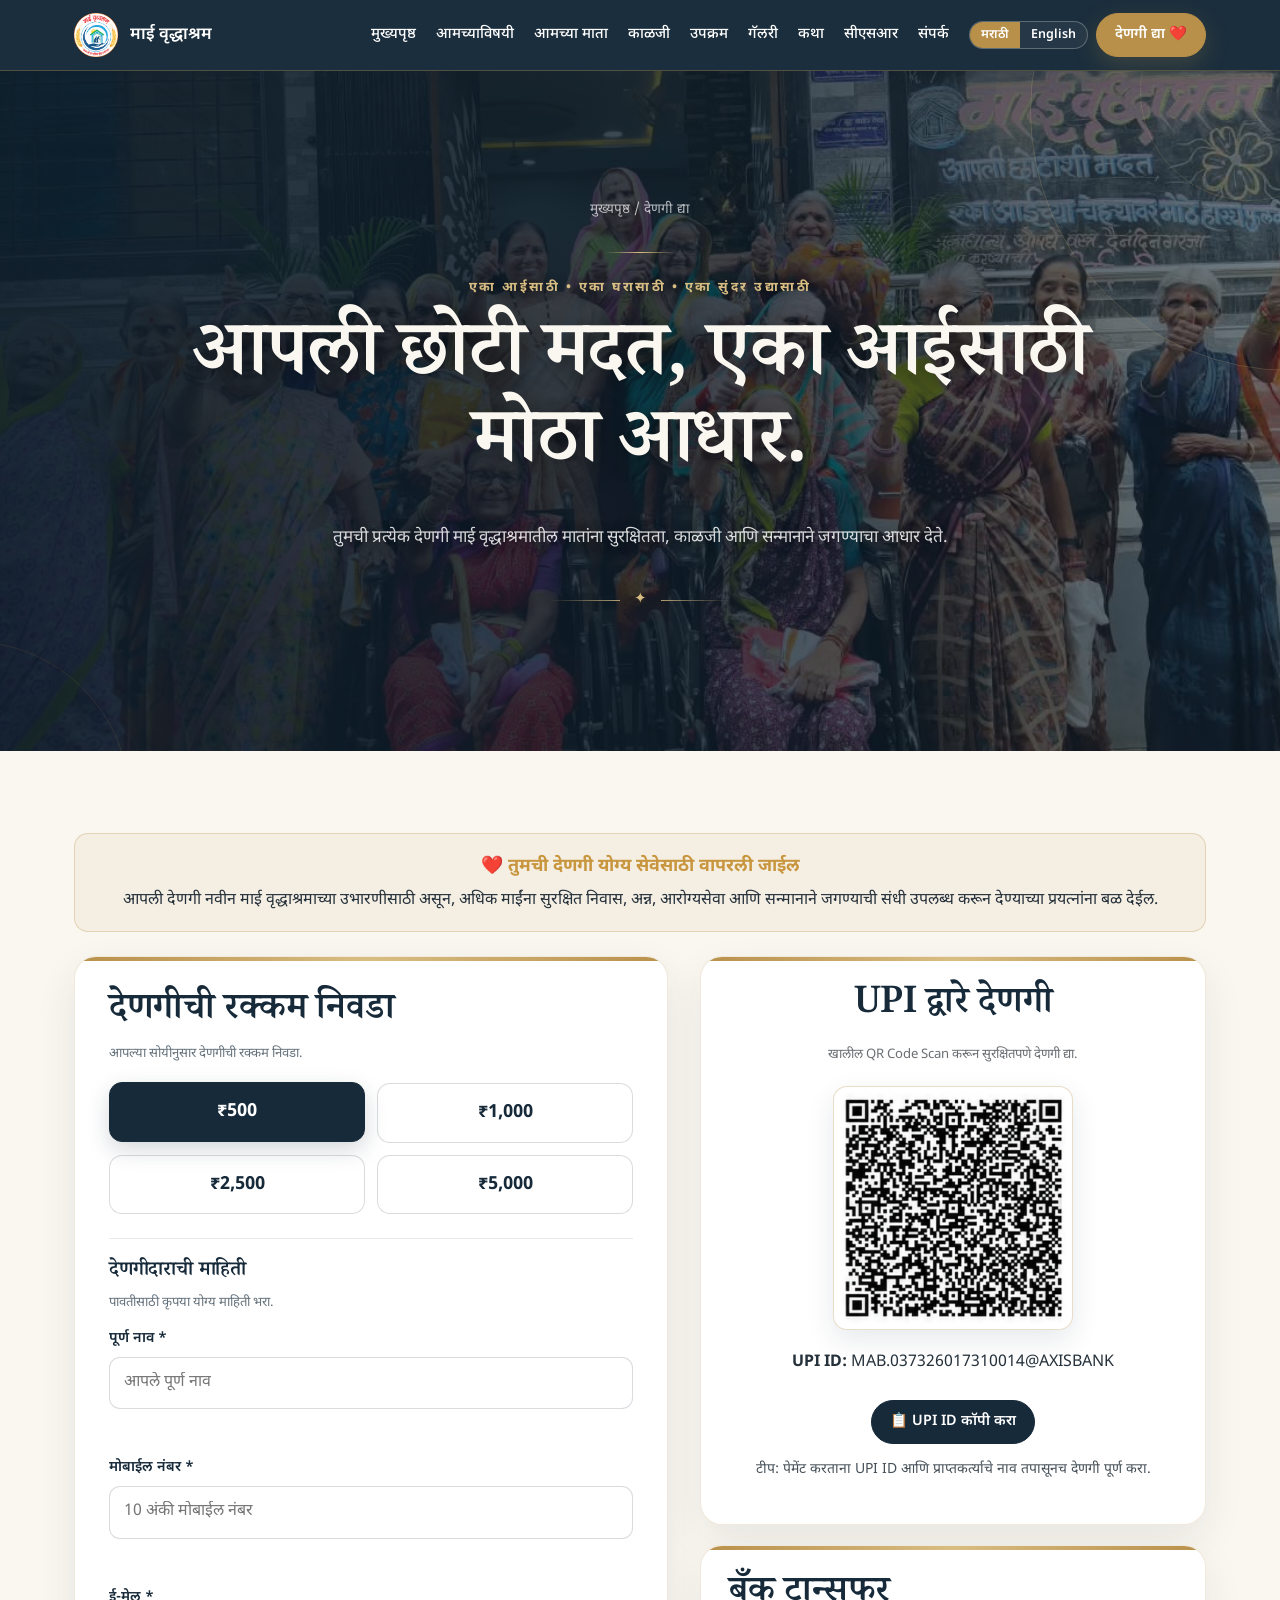
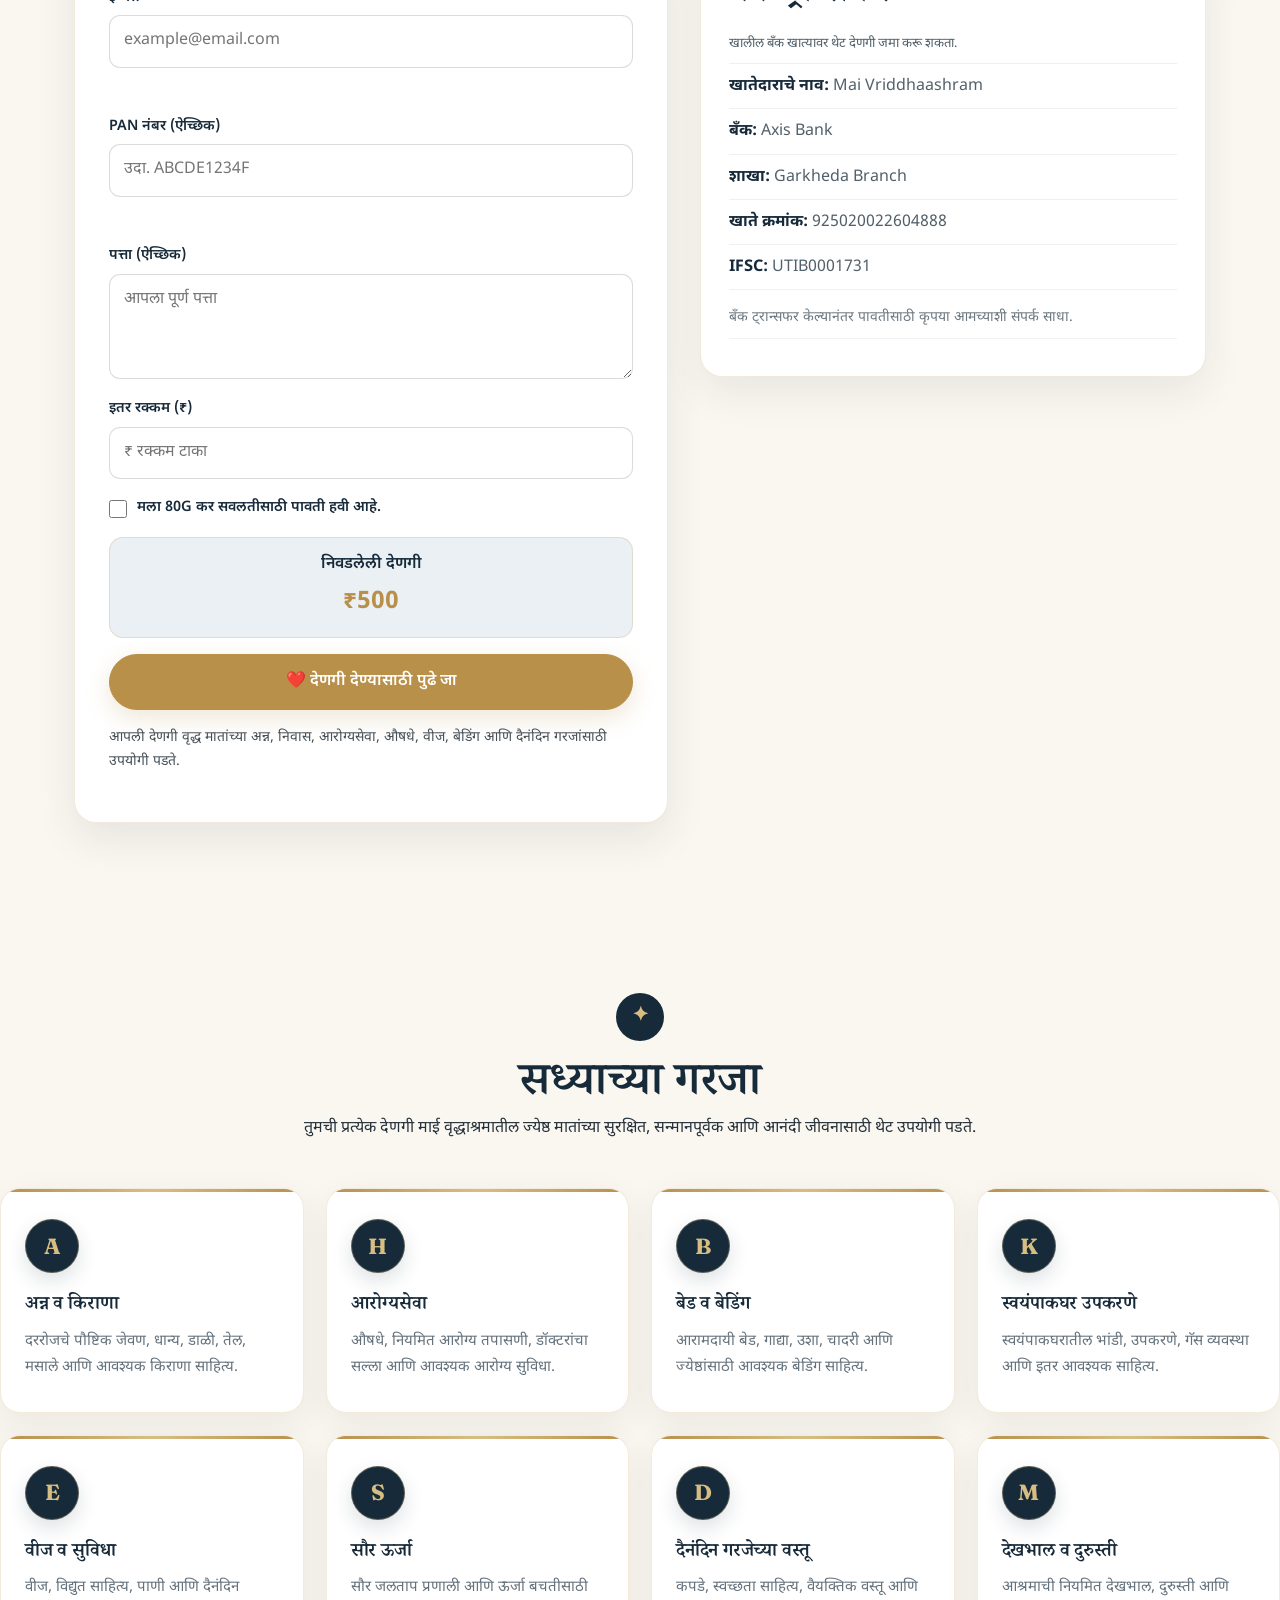
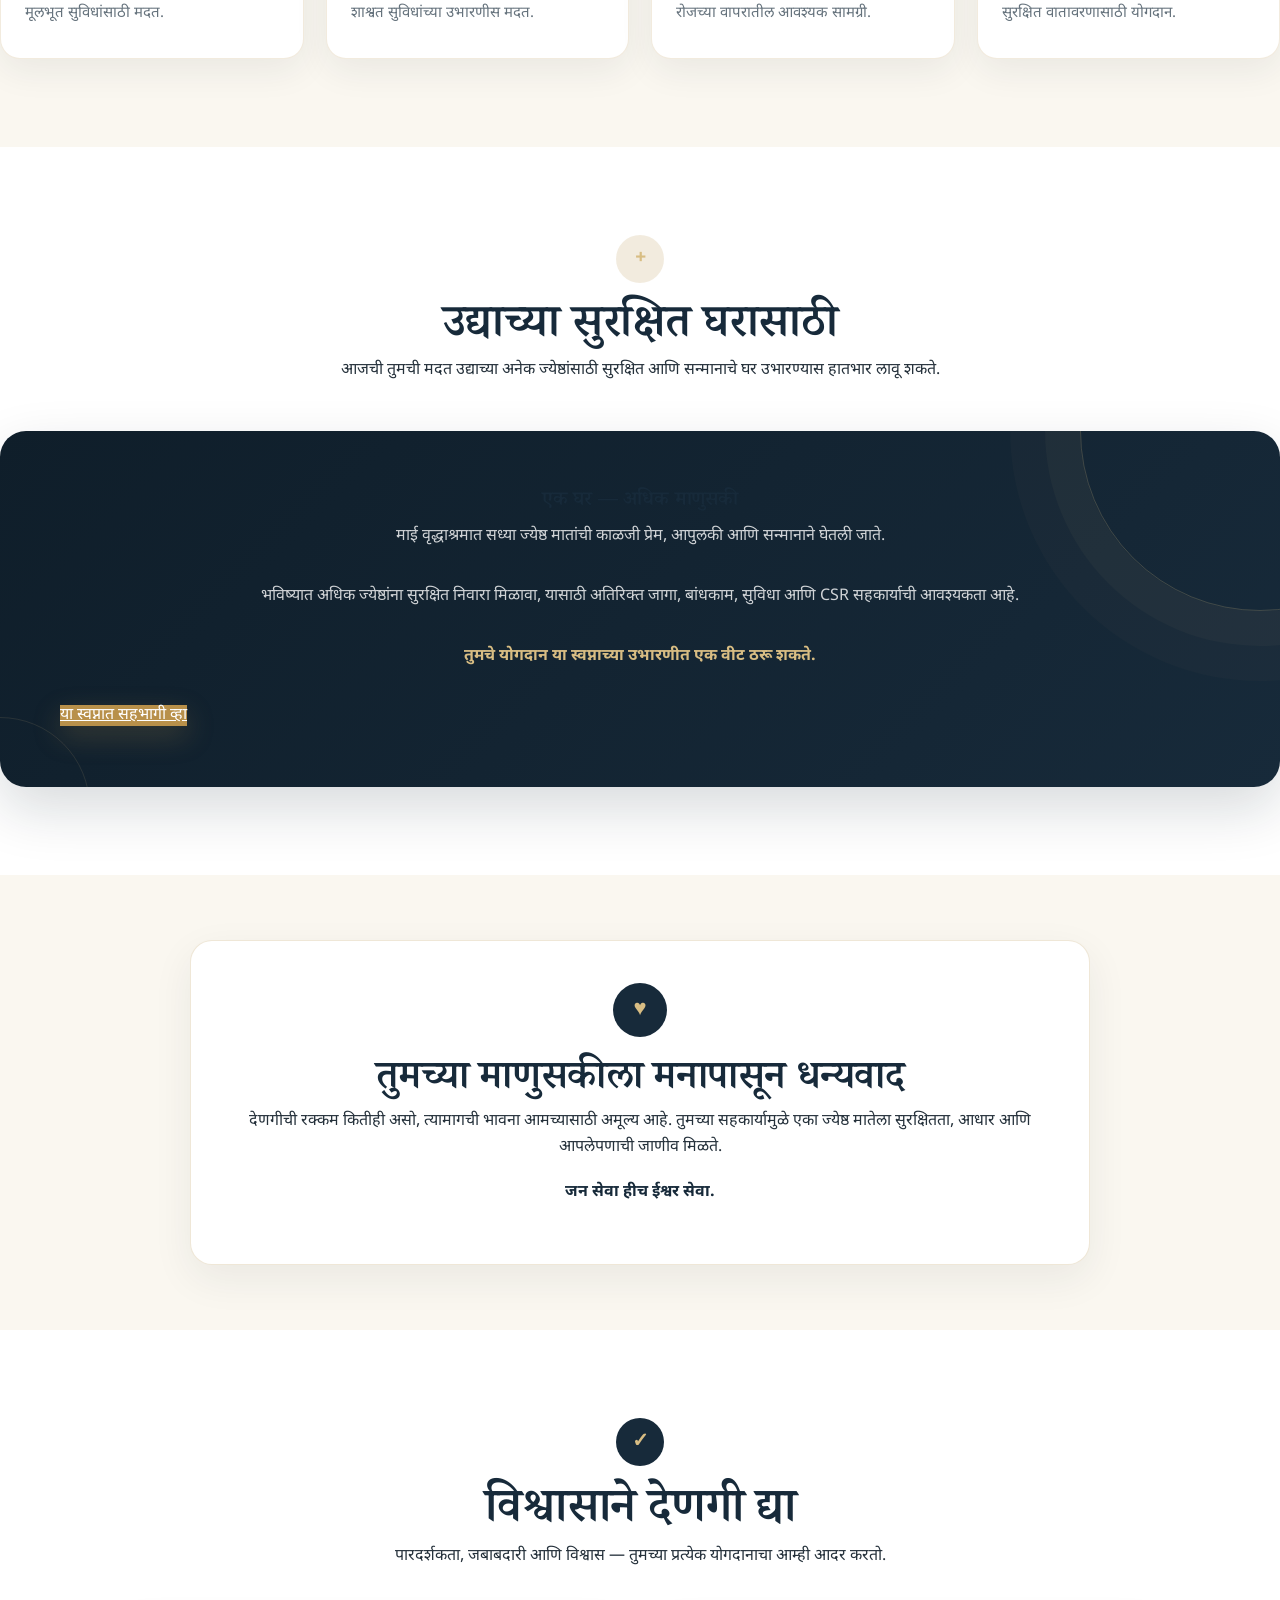
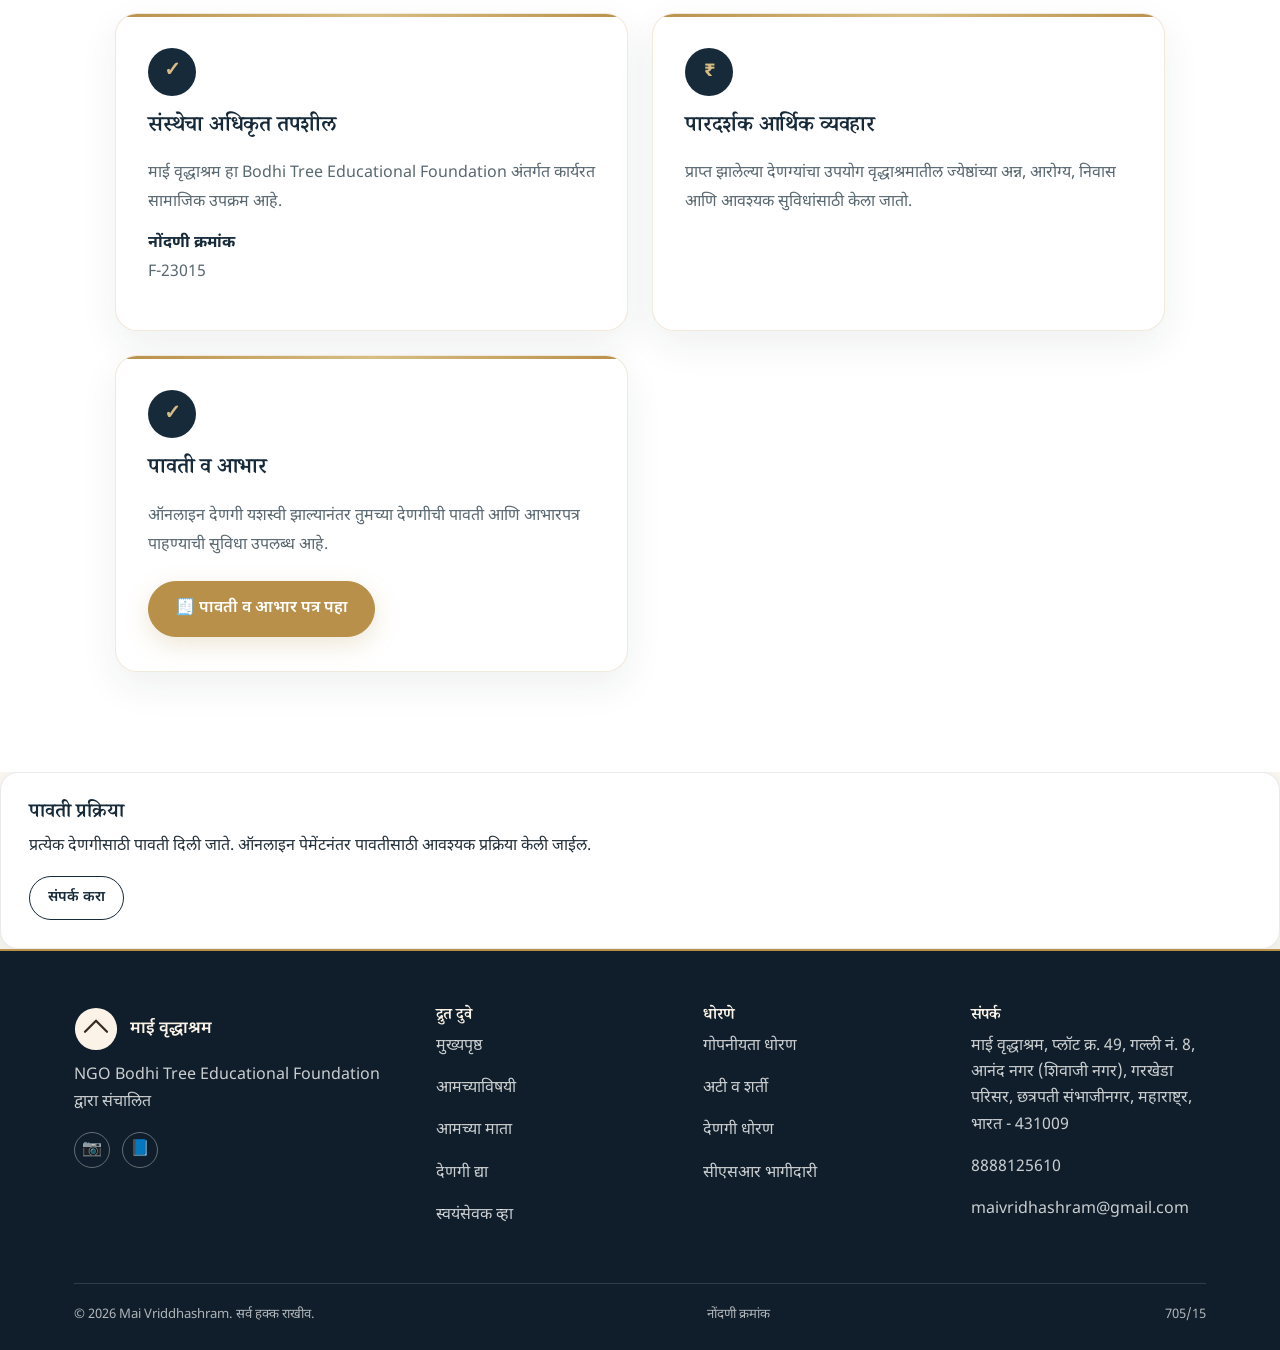
<file: donate.html>
<!DOCTYPE html>
<html lang="mr" data-lang="mr">

<head>

  <meta charset="UTF-8">

  <meta
    name="viewport"
    content="width=device-width, initial-scale=1.0"
  >

  <title>देणगी द्या | Donate — Mai Vriddhashram</title>

  <meta
    name="description"
    content="माई वृद्धाश्रमला देणगी द्या. सुरक्षित Razorpay Payment, UPI, QR Code किंवा Bank Transfer द्वारे वृद्ध मातांच्या अन्न, आरोग्य, निवास आणि दैनंदिन गरजांसाठी सहकार्य करा."
  >

  <link
    rel="canonical"
    href="https://maivriddhashram.github.io/donate.html"
  >

  <link rel="preconnect" href="https://fonts.googleapis.com">

  <link
    href="https://fonts.googleapis.com/css2?family=Fraunces:wght@500;600;700&family=Noto+Serif+Devanagari:wght@600;700&family=Work+Sans:wght@400;500;600;700&family=Noto+Sans+Devanagari:wght@400;500;600&display=swap"
    rel="stylesheet"
  >

  <link
    rel="stylesheet"
    href="css/style.css"
  >

  <!-- Razorpay Checkout -->
  <script src="https://checkout.razorpay.com/v1/checkout.js"></script>

  <style>

    .donate-amount-grid {
      display: grid;
      grid-template-columns: repeat(2, 1fr);
      gap: 12px;
      margin-top: 18px;
    }

    .donate-amount-btn {
      border: 1px solid var(--line);
      background: #fff;
      color: inherit;
      padding: 14px 10px;
      border-radius: 12px;
      font-size: 18px;
      font-weight: 700;
      cursor: pointer;
      transition: 0.2s ease;
    }

    .donate-amount-btn:hover {
      transform: translateY(-2px);
    }

    .donate-amount-btn.active {
      border-color: currentColor;
      box-shadow: 0 0 0 2px rgba(0,0,0,0.06);
      transform: translateY(-1px);
    }

    .donate-selected-box {
      margin-top: 18px;
      padding: 14px 16px;
      border-radius: 12px;
      background: rgba(0,0,0,0.035);
      text-align: center;
      font-weight: 600;
    }

    .donate-selected-amount {
      font-size: 24px;
      font-weight: 700;
      margin-top: 5px;
    }

    .donate-qr {
      width: 240px;
      max-width: 100%;
      display: block;
      margin: 20px auto;
      border-radius: 14px;
      border: 1px solid var(--line);
      padding: 6px;
      background: #fff;
    }

    .donate-upi-box {
      text-align: center;
    }

    .donate-copy-btn {
      margin-top: 8px;
    }

    .donate-bank-details p {
      margin: 9px 0;
      line-height: 1.7;
      word-break: break-word;
    }

  

    .donate-note {
      font-size: 14px;
      line-height: 1.7;
      opacity: 0.85;
    }

    .donate-success {
      display: none;
      margin-top: 14px;
      padding: 14px;
      border-radius: 10px;
      text-align: center;
      background: rgba(0,128,0,0.08);
      color: #087443;
    }

    .form-error {
      color: #b42318;
      font-size: 13px;
      margin-top: 5px;
      min-height: 18px;
    }

    .donor-details {
      border-top: 1px solid var(--line);
      padding-top: 20px;
    }

    .payment-status {
      display: none;
      margin-top: 15px;
      padding: 14px;
      border-radius: 12px;
      text-align: center;
      font-weight: 600;
      line-height: 1.7;
    }

    .payment-status.error {
      display: block;
      background: rgba(180,35,24,0.08);
      color: #b42318;
    }

    .payment-status.success {
      display: block;
      background: rgba(0,128,0,0.08);
      color: #087443;
    }

    .payment-status.info {
      display: block;
      background: rgba(0,0,0,0.05);
      color: inherit;
    }

    .payment-loading {
      opacity: 0.65;
      pointer-events: none;
    }

    @media (max-width: 600px) {

      .donate-amount-grid {
        grid-template-columns: repeat(2, 1fr);
      }

      .donate-amount-btn {
        font-size: 16px;
        padding: 13px 8px;
      }

      .donate-qr {
        width: 210px;
      }

    }
   
   
    /* =========================================================
   DONATION PAGE — PREMIUM FORM DESIGN
   Step 1: Donation Form only
   ========================================================= */

.donate-form-section {
  background: var(--premium-cream);
  padding: 82px 0;
}

.donate-form-grid {
  display: grid;
  grid-template-columns: 1.08fr 0.92fr;
  gap: 32px;
  align-items: start;
}

/* Main donation card */
.donate-form-card {
  background: #FFFFFF;
  border: 1px solid rgba(184,144,74,0.20);
  border-radius: 22px;
  padding: 34px;
  box-shadow: 0 16px 40px rgba(23,42,58,0.09);
  position: relative;
  overflow: hidden;
}

.donate-form-card::before {
  content: "";
  position: absolute;
  left: 0;
  top: 0;
  width: 100%;
  height: 4px;
  background: linear-gradient(
    90deg,
    var(--premium-gold),
    var(--premium-gold-light),
    var(--premium-gold)
  );
}

.donate-form-card h2 {
  color: var(--premium-navy);
  margin-bottom: 8px;
}

.donate-form-card .form-note {
  color: #66737D;
}

/* Donation amount area */
.donate-amount-title {
  color: var(--premium-navy);
  font-weight: 700;
  margin-bottom: 4px;
}

.donate-amount-grid {
  margin-top: 18px;
}

.donate-amount-btn {
  background: #FFFFFF;
  color: var(--premium-navy);
  border: 1.5px solid rgba(23,42,58,0.16);
  border-radius: 13px;
  transition:
    background .2s ease,
    color .2s ease,
    border-color .2s ease,
    transform .2s ease,
    box-shadow .2s ease;
}

.donate-amount-btn:hover {
  background: var(--premium-navy);
  color: #FFFFFF;
  border-color: var(--premium-navy);
  transform: translateY(-2px);
}

.donate-amount-btn.active {
  background: var(--premium-navy);
  color: #FFFFFF;
  border-color: var(--premium-navy);
  box-shadow: 0 8px 22px rgba(23,42,58,0.18);
}

/* Selected amount */
.donate-selected-box {
  background: var(--premium-navy-soft);
  border: 1px solid rgba(184,144,74,0.22);
  color: var(--premium-navy);
  border-radius: 14px;
}

.donate-selected-amount {
  color: var(--premium-gold);
}

/* Donor details */
.donor-details {
  border-top: 1px solid rgba(23,42,58,0.10);
  margin-top: 24px;
}

.donor-details h3 {
  color: var(--premium-navy);
}

/* Form labels */
.donate-form-card .form-field label {
  color: var(--premium-navy);
}

/* Input focus */
.donate-form-card .form-field input,
.donate-form-card .form-field select,
.donate-form-card .form-field textarea {
  border-color: rgba(23,42,58,0.16);
  border-radius: 11px;
}

.donate-form-card .form-field input:focus,
.donate-form-card .form-field select:focus,
.donate-form-card .form-field textarea:focus {
  border-color: var(--premium-gold);
  box-shadow: 0 0 0 3px rgba(184,144,74,0.12);
}

/* Payment button */
.donate-form-card .btn-primary {
  background: var(--premium-gold);
  border-color: var(--premium-gold);
  color: #FFFFFF;
  box-shadow: 0 8px 24px rgba(184,144,74,0.22);
}

.donate-form-card .btn-primary:hover {
  background: #A27D3F;
  border-color: #A27D3F;
  transform: translateY(-2px);
}

/* Right-side payment cards */
.donate-payment-card {
  background: #FFFFFF;
  border: 1px solid rgba(184,144,74,0.20);
  border-radius: 22px;
  padding: 30px;
  box-shadow: 0 16px 40px rgba(23,42,58,0.08);
}

.donate-payment-card h2,
.donate-payment-card h3 {
  color: var(--premium-navy);
}

.donate-payment-card .gold-divider {
  margin: 14px auto 20px;
}

/* QR */
.donate-payment-card .donate-qr {
  border: 1px solid rgba(184,144,74,0.28);
  box-shadow: 0 8px 25px rgba(23,42,58,0.08);
}

/* UPI ID */
.donate-payment-card .upi-id,
.donate-payment-card code {
  color: var(--premium-navy);
  font-weight: 700;
}

/* Bank details */
.donate-bank-details p {
  color: #4F5D66;
}

.donate-bank-details strong {
  color: var(--premium-navy);
}

/* Mobile */
@media (max-width: 900px) {
  .donate-form-grid {
    grid-template-columns: 1fr;
  }
}

@media (max-width: 600px) {
  .donate-form-section {
    padding: 58px 0;
  }

  .donate-form-card,
  .donate-payment-card {
    padding: 24px 20px;
    border-radius: 18px;
  }
}
    /* =========================================================
   STEP 2 — UPI + BANK DETAILS PREMIUM DESIGN
   ========================================================= */

#donationMethods .card {
  background: #FFFFFF;
  border: 1px solid rgba(184,144,74,0.20);
  border-radius: 22px;
  box-shadow: 0 16px 40px rgba(23,42,58,0.08);
  position: relative;
  overflow: hidden;
}

#donationMethods .card::before {
  content: "";
  position: absolute;
  left: 0;
  top: 0;
  width: 100%;
  height: 4px;
  background: linear-gradient(
    90deg,
    var(--premium-gold),
    var(--premium-gold-light),
    var(--premium-gold)
  );
}

#donationMethods h2,
#donationMethods h3 {
  color: var(--premium-navy);
}

#donationMethods .eyebrow {
  color: var(--premium-gold);
}

#donationMethods .donate-qr {
  border: 1px solid rgba(184,144,74,0.30);
  box-shadow: 0 10px 28px rgba(23,42,58,0.10);
  background: #FFFFFF;
}

#donationMethods .donate-copy-btn {
  background: var(--premium-navy);
  color: #FFFFFF;
  border-color: var(--premium-navy);
}

#donationMethods .donate-copy-btn:hover {
  background: var(--premium-navy-dark);
}

#donationMethods .donate-bank-details p {
  color: #52606A;
  border-bottom: 1px solid rgba(23,42,58,0.07);
  padding-bottom: 8px;
}

#donationMethods .donate-bank-details strong {
  color: var(--premium-navy);
}

@media (max-width:600px) {
  #donationMethods .card {
    border-radius: 18px;
  }
}
/* =========================================
   PREMIUM DONATION HERO
   HOMEPAGE MATCHING DESIGN
   REAL PHOTO + NAVY + ANTIQUE GOLD
   ========================================= */

.donate-premium-hero {
  position: relative;
  overflow: hidden;
  min-height: 680px;
  display: flex;
  align-items: center;
  background: #0D1D2A;
  color: #fff;
  padding: 100px 0 110px;
}

/* DONATION HERO PHOTO */
.donate-premium-hero::before {
  content: "";
  position: absolute;
  inset: 0;

  background-image:
    linear-gradient(
      90deg,
      rgba(13,29,42,.94) 0%,
      rgba(13,29,42,.82) 45%,
      rgba(13,29,42,.58) 100%
    ),
    url("images/donation-hero.jpg");

  background-size: cover;
  background-position: center;
  background-repeat: no-repeat;

  transform: scale(1.02);
  z-index: 0;
}

/* GOLD ATMOSPHERE */
.donate-premium-hero::after {
  content: "";
  position: absolute;

  width: 520px;
  height: 520px;

  right: -270px;
  top: -220px;

  border: 1px solid rgba(216,189,131,.22);
  border-radius: 50%;

  box-shadow:
    0 0 0 35px rgba(216,189,131,.035),
    0 0 0 70px rgba(216,189,131,.02);

  pointer-events: none;
  z-index: 1;
}

/* HERO CONTENT */
.donate-hero-content {
  position: relative;
  z-index: 3;
  max-width: 980px;
  margin: 0 auto;
  text-align: center;
}

/* BREADCRUMB */
.donate-hero-breadcrumb {
  color: rgba(255,255,255,.70) !important;
  margin-bottom: 30px;
}

/* GOLD LINE */
.donate-hero-line {
  width: 70px;
  height: 1px;
  margin: 0 auto 24px;

  background:
    linear-gradient(
      90deg,
      transparent,
      #D8BD83,
      transparent
    );
}

/* EYEBROW */
.donate-hero-eyebrow {
  margin: 0 0 20px;

  color: #D8BD83;

  font-size: 13px;
  font-weight: 700;

  letter-spacing: 2.5px;
  line-height: 1.7;

  text-transform: uppercase;

  text-shadow: 0 2px 12px rgba(0,0,0,.4);
}

/* MAIN TITLE */
.donate-premium-hero h1 {
  max-width: 900px;
  margin: 0 auto;

  color: #FAF7F0;

  font-family:
    "Fraunces",
    "Noto Serif Devanagari",
    serif;

  font-size: clamp(44px, 6.5vw, 78px);

  font-weight: 600;
  line-height: 1.12;

  letter-spacing: -1.5px;

  text-shadow:
    0 4px 25px rgba(0,0,0,.45);
}

/* DESCRIPTION */
.donate-hero-description {
  max-width: 700px;
  margin: 28px auto 0;

  color: rgba(255,255,255,.84);

  font-size: 17px;
  line-height: 1.9;

  text-shadow:
    0 2px 15px rgba(0,0,0,.45);
}

/* ORNAMENT */
.donate-hero-ornament {
  display: flex;
  align-items: center;
  justify-content: center;

  gap: 14px;
  margin-top: 34px;
}

.donate-hero-ornament span {
  width: 70px;
  height: 1px;

  background:
    linear-gradient(
      90deg,
      transparent,
      rgba(216,189,131,.8)
    );
}

.donate-hero-ornament span:last-child {
  background:
    linear-gradient(
      90deg,
      rgba(216,189,131,.8),
      transparent
    );
}

.donate-hero-ornament i {
  color: #D8BD83;
  font-size: 15px;
  font-style: normal;
}

/* DECORATIVE CIRCLES */
.donate-hero-glow {
  position: absolute;
  border-radius: 50%;

  pointer-events: none;
  z-index: 2;
}

.donate-hero-glow-1 {
  width: 220px;
  height: 220px;

  right: -80px;
  top: -90px;

  border:
    1px solid rgba(216,189,131,.14);
}

.donate-hero-glow-2 {
  width: 320px;
  height: 320px;

  left: -190px;
  bottom: -210px;

  border:
    1px solid rgba(184,144,74,.12);
}

/* MOBILE */
@media (max-width: 600px) {

  .donate-premium-hero {
    min-height: 650px;
    padding: 72px 0 80px;
  }

  .donate-premium-hero::before {
    background-image:
      linear-gradient(
        rgba(13,29,42,.78),
        rgba(13,29,42,.91)
      ),
      url("images/donation-hero.jpg");

    background-position: center center;
  }

  .donate-hero-breadcrumb {
    margin-bottom: 25px;
    font-size: 12px;
  }

  .donate-hero-eyebrow {
    font-size: 11px;
    letter-spacing: 1.5px;
    line-height: 1.7;
  }

  .donate-premium-hero h1 {
    font-size: 40px;
    line-height: 1.2;
    letter-spacing: -.7px;
  }

  .donate-hero-description {
    padding: 0 12px;

    font-size: 15px;
    line-height: 1.8;
  }

  .donate-hero-ornament {
    margin-top: 28px;
  }

  .donate-hero-ornament span {
    width: 40px;
  }
}
    /* =========================================================
   DONATION LOWER SECTIONS — PREMIUM CSR DESIGN
   CURRENT NEEDS → FUTURE → THANK YOU → TRUST
   ========================================================= */

.donate-lower-section {
  position: relative;
  padding: 88px 0;
}

.donate-needs-premium {
  background: var(--premium-cream);
}

.donate-section-heading {
  max-width: 760px;
  margin: 0 auto 46px;
  text-align: center;
}

.donate-section-heading .eyebrow {
  color: var(--premium-gold);
  letter-spacing: 2px;
  font-weight: 700;
}

.donate-section-heading h2 {
  color: var(--premium-navy);
  margin: 10px auto 0;
  font-family:
    "Fraunces",
    "Noto Serif Devanagari",
    serif;
  font-size: clamp(30px, 4vw, 46px);
  line-height: 1.25;
}


/* =========================================================
   CURRENT NEEDS GRID
   ========================================================= */

.donate-needs-premium-grid {
  display: grid;
  grid-template-columns: repeat(4, 1fr);
  gap: 22px;
}

.donate-need-card {
  position: relative;
  background: #FFFFFF;
  border: 1px solid rgba(184,144,74,.18);
  border-radius: 20px;
  padding: 30px 24px;
  min-height: 205px;

  box-shadow:
    0 12px 35px rgba(23,42,58,.07);

  overflow: hidden;

  transition:
    transform .25s ease,
    box-shadow .25s ease,
    border-color .25s ease;
}

.donate-need-card::before {
  content: "";
  position: absolute;
  top: 0;
  left: 0;
  right: 0;
  height: 3px;
  background:
    linear-gradient(
      90deg,
      var(--premium-gold),
      var(--premium-gold-light),
      var(--premium-gold)
    );
}

.donate-need-card:hover {
  transform: translateY(-6px);
  border-color: rgba(184,144,74,.42);

  box-shadow:
    0 20px 45px rgba(23,42,58,.12);
}


/* ICON — NO EMOJI DEPENDENCY */

.donate-need-icon {
  width: 54px;
  height: 54px;

  display: flex;
  align-items: center;
  justify-content: center;

  border-radius: 50%;

  background: var(--premium-navy);
  color: var(--premium-gold-light);

  border: 1px solid rgba(216,189,131,.35);

  font-family:
    "Fraunces",
    serif;

  font-size: 22px;
  font-weight: 700;

  margin-bottom: 20px;

  box-shadow:
    0 8px 20px rgba(23,42,58,.14);
}

.donate-need-card h3 {
  color: var(--premium-navy);
  margin: 0 0 9px;

  font-size: 19px;
  line-height: 1.4;
}

.donate-need-card p {
  color: #66737D;
  margin: 0;
  line-height: 1.75;
  font-size: 15px;
}


/* =========================================================
   FUTURE EXPANSION
   ========================================================= */

.donate-future-section {
  background: #FFFFFF;
}

.donate-future-card {
  position: relative;

  background:
    linear-gradient(
      135deg,
      var(--premium-navy-dark),
      var(--premium-navy)
    );

  color: #FFFFFF;

  border-radius: 26px;

  padding: 58px 60px;

  overflow: hidden;

  box-shadow:
    0 22px 55px rgba(13,29,42,.16);
}

.donate-future-card::before {
  content: "";
  position: absolute;

  width: 360px;
  height: 360px;

  right: -160px;
  top: -180px;

  border: 1px solid rgba(216,189,131,.22);
  border-radius: 50%;

  box-shadow:
    0 0 0 35px rgba(216,189,131,.035),
    0 0 0 70px rgba(216,189,131,.018);
}

.donate-future-card::after {
  content: "";
  position: absolute;

  width: 180px;
  height: 180px;

  left: -90px;
  bottom: -110px;

  border: 1px solid rgba(216,189,131,.12);
  border-radius: 50%;
}

.donate-future-content {
  position: relative;
  z-index: 2;
  max-width: 900px;
  margin: 0 auto;
  text-align: center;
}

.donate-future-content .eyebrow {
  color: var(--premium-gold-light);
  letter-spacing: 2px;
  font-weight: 700;
}

.donate-future-content h2 {
  color: #FAF7F0;

  font-family:
    "Fraunces",
    "Noto Serif Devanagari",
    serif;

  font-size: clamp(30px, 4vw, 48px);
  line-height: 1.25;

  margin: 12px auto 20px;
}

.donate-future-content p {
  max-width: 820px;
  margin: 0 auto 30px;

  color: rgba(255,255,255,.80);

  font-size: 16px;
  line-height: 1.9;
}

.donate-future-btn {
  background: var(--premium-gold);
  color: #FFFFFF;
  border-color: var(--premium-gold);

  box-shadow:
    0 10px 28px rgba(184,144,74,.25);
}

.donate-future-btn:hover {
  background: var(--premium-gold-light);
  border-color: var(--premium-gold-light);
  color: var(--premium-navy-dark);
}


/* =========================================================
   THANK YOU
   ========================================================= */

.donate-thankyou-section {
  background: var(--premium-cream);
  padding: 65px 0;
}

.donate-thankyou-card {
  text-align: center;

  max-width: 900px;
  margin: 0 auto;

  padding: 42px 30px;

  background: #FFFFFF;

  border:
    1px solid rgba(184,144,74,.22);

  border-radius: 22px;

  box-shadow:
    0 14px 40px rgba(23,42,58,.07);
}

.donate-thankyou-symbol {
  width: 54px;
  height: 54px;

  margin: 0 auto 18px;

  display: flex;
  align-items: center;
  justify-content: center;

  border-radius: 50%;

  background: var(--premium-navy);
  color: var(--premium-gold-light);

  font-size: 22px;
}

.donate-thankyou-card h2 {
  margin: 0;

  color: var(--premium-navy);

  font-family:
    "Fraunces",
    "Noto Serif Devanagari",
    serif;

  font-size: clamp(26px, 4vw, 40px);
  line-height: 1.35;
}


/* =========================================================
   TRUST / CONFIDENCE
   ========================================================= */

.donate-trust-section {
  background: #FFFFFF;
  padding: 88px 0 100px;
}

.donate-trust-heading {
  text-align: center;
  max-width: 760px;
  margin: 0 auto 42px;
}

.donate-trust-heading .eyebrow {
  color: var(--premium-gold);
  letter-spacing: 2px;
  font-weight: 700;
}

.donate-trust-heading h2 {
  color: var(--premium-navy);

  font-family:
    "Fraunces",
    "Noto Serif Devanagari",
    serif;

  font-size: clamp(32px, 4vw, 48px);
  line-height: 1.25;

  margin: 10px 0 0;
}


/* TRUST GRID */

.donate-trust-grid {
  display: grid;
  grid-template-columns: repeat(2, 1fr);
  gap: 24px;
  max-width: 1050px;
  margin: 0 auto;
}

.donate-trust-card {
  position: relative;

  background: #FFFFFF;

  border:
    1px solid rgba(184,144,74,.20);

  border-radius: 22px;

  padding: 34px 32px;

  box-shadow:
    0 14px 38px rgba(23,42,58,.07);

  overflow: hidden;
}

.donate-trust-card::before {
  content: "";
  position: absolute;

  top: 0;
  left: 0;
  right: 0;

  height: 3px;

  background:
    linear-gradient(
      90deg,
      var(--premium-gold),
      var(--premium-gold-light),
      var(--premium-gold)
    );
}

.donate-trust-card h3 {
  color: var(--premium-navy);

  font-family:
    "Noto Serif Devanagari",
    serif;

  font-size: 22px;
  margin: 0 0 18px;
}

.donate-trust-card p {
  color: #596871;
  line-height: 1.8;
  margin: 9px 0;
}

.donate-trust-card strong {
  color: var(--premium-navy);
}

.donate-trust-badge {
  width: 48px;
  height: 48px;

  display: flex;
  align-items: center;
  justify-content: center;

  border-radius: 50%;

  background: var(--premium-navy);
  color: var(--premium-gold-light);

  font-weight: 700;
  font-size: 20px;

  margin-bottom: 18px;
}


/* CONTACT BUTTON */

.donate-trust-card .btn-outline {
  margin-top: 12px;

  border-color: var(--premium-navy);
  color: var(--premium-navy);
}

.donate-trust-card .btn-outline:hover {
  background: var(--premium-navy);
  color: #FFFFFF;
}


/* =========================================================
   RESPONSIVE
   ========================================================= */

@media (max-width: 1000px) {

  .donate-needs-premium-grid {
    grid-template-columns: repeat(2, 1fr);
  }

}

@media (max-width: 700px) {

  .donate-lower-section {
    padding: 65px 0;
  }

  .donate-needs-premium-grid {
    grid-template-columns: 1fr;
    gap: 16px;
  }

  .donate-need-card {
    min-height: auto;
    padding: 25px 22px;
  }

  .donate-future-card {
    padding: 42px 24px;
    border-radius: 20px;
  }

  .donate-future-content h2 {
    font-size: 31px;
  }

  .donate-future-content p {
    font-size: 15px;
    line-height: 1.8;
  }

  .donate-thankyou-card {
    padding: 34px 20px;
  }

  .donate-trust-section {
    padding: 65px 0 75px;
  }

  .donate-trust-grid {
    grid-template-columns: 1fr;
    gap: 16px;
  }

  .donate-trust-card {
    padding: 28px 22px;
    border-radius: 18px;
  }

}
    .donation-purpose-message{
  background:rgba(184,144,74,.08);
  border:1px solid rgba(184,144,74,.30);
  border-radius:14px;
  padding:18px 20px;
  margin-bottom:24px;
  text-align:center;
}

.donation-purpose-message strong{
  display:block;
  color:var(--gold);
  font-size:18px;
  margin-bottom:6px;
}

.donation-purpose-message p{
  margin:0;
  color:var(--muted);
  line-height:1.6;
}
  </style>

</head>


<body>

  <!-- HEADER -->

  <div id="site-header"></div>


  <main id="main">


    <!-- HERO -->

    <section class="page-hero donate-premium-hero">
  <div class="donate-hero-glow donate-hero-glow-1"></div>
  <div class="donate-hero-glow donate-hero-glow-2"></div>

  <div class="container">
    <div class="donate-hero-content">

      <p
        class="breadcrumbs donate-hero-breadcrumb"
        data-mr="मुख्यपृष्ठ / देणगी द्या"
        data-en="Home / Donate"
      >
        मुख्यपृष्ठ / देणगी द्या
      </p>

      <div class="donate-hero-line"></div>

      <p
        class="donate-hero-eyebrow"
        data-mr="एका आईसाठी • एका घरासाठी • एका सुंदर उद्यासाठी"
        data-en="For a mother • For a home • For a better tomorrow"
      >
        एका आईसाठी • एका घरासाठी • एका सुंदर उद्यासाठी
      </p>

      <h1
  data-mr="आपली छोटी मदत, एका आईसाठी मोठा आधार."
  data-en="Your small contribution, a great support for a mother."
>
  आपली छोटी मदत,<br>
  एका आईसाठी मोठा आधार.
</h1>

      <p
        class="donate-hero-description"
        data-mr="तुमची प्रत्येक देणगी माई वृद्धाश्रमातील मातांना सुरक्षितता, काळजी आणि सन्मानाने जगण्याचा आधार देते."
        data-en="Every contribution helps the mothers at Mai Vriddhashram live with care, dignity and security."
      >
        तुमची प्रत्येक देणगी माई वृद्धाश्रमातील मातांना सुरक्षितता,
        काळजी आणि सन्मानाने जगण्याचा आधार देते.
      </p>

      <div class="donate-hero-ornament">
        <span></span>
        <i>✦</i>
        <span></span>
      </div>

    </div>
  </div>
</section>


    <!-- DONATION FORM -->

   <section class="section donate-form-section">

      <div class="container">
<div id="donationPurposeMessage" class="donation-purpose-message">
  <strong>❤️ तुमची देणगी योग्य सेवेसाठी वापरली जाईल</strong>
  <p>आपण माई वृद्धाश्रमासाठी देणगी देत आहात.</p>
</div>
       <div class="donate-form-grid">


          <!-- LEFT -->

         <div class="card reveal donate-form-card">
            <h2
              data-mr="देणगीची रक्कम निवडा"
              data-en="Choose Donation Amount"
            >
              देणगीची रक्कम निवडा
            </h2>

            <p
              class="form-note"
              data-mr="आपल्या सोयीनुसार देणगीची रक्कम निवडा."
              data-en="Choose a donation amount according to your convenience."
            >
              आपल्या सोयीनुसार देणगीची रक्कम निवडा.
            </p>


            <div
              id="donateAmountGrid"
              class="donate-amount-grid"
            ></div>


            <!-- DONOR DETAILS -->

            <div
              class="donor-details"
              style="margin-top:24px;"
            >

              <h3
                data-mr="देणगीदाराची माहिती"
                data-en="Donor Details"
              >
                देणगीदाराची माहिती
              </h3>

              <p
                class="form-note"
                data-mr="पावतीसाठी कृपया योग्य माहिती भरा."
                data-en="Please enter correct details for your receipt."
              >
                पावतीसाठी कृपया योग्य माहिती भरा.
              </p>


              <!-- NAME -->

              <div class="form-field">

                <label
                  for="donorName"
                  data-mr="पूर्ण नाव *"
                  data-en="Full Name *"
                >
                  पूर्ण नाव *
                </label>

                <input
                  type="text"
                  id="donorName"
                  name="donorName"
                  autocomplete="name"
                  required
                  maxlength="100"
                  placeholder="आपले पूर्ण नाव"
                >

                <div
                  class="form-error"
                  id="donorNameError"
                ></div>

              </div>


              <!-- PHONE -->

              <div class="form-field">

                <label
                  for="donorPhone"
                  data-mr="मोबाईल नंबर *"
                  data-en="Mobile Number *"
                >
                  मोबाईल नंबर *
                </label>

                <input
                  type="tel"
                  id="donorPhone"
                  name="donorPhone"
                  autocomplete="tel"
                  inputmode="numeric"
                  maxlength="10"
                  required
                  placeholder="10 अंकी मोबाईल नंबर"
                >

                <div
                  class="form-error"
                  id="donorPhoneError"
                ></div>

              </div>


              <!-- EMAIL -->

              <div class="form-field">

                <label
                  for="donorEmail"
                  data-mr="ई-मेल *"
                  data-en="Email *"
                >
                  ई-मेल *
                </label>

                <input
                  type="email"
                  id="donorEmail"
                  name="donorEmail"
                  autocomplete="email"
                  required
                  maxlength="150"
                  placeholder="example@email.com"
                >

                <div
                  class="form-error"
                  id="donorEmailError"
                ></div>

              </div>


              <!-- PAN -->

              <div class="form-field">

                <label
                  for="donorPan"
                  data-mr="PAN नंबर (ऐच्छिक)"
                  data-en="PAN Number (Optional)"
                >
                  PAN नंबर (ऐच्छिक)
                </label>

                <input
                  type="text"
                  id="donorPan"
                  name="donorPan"
                  maxlength="10"
                  autocomplete="off"
                  placeholder="उदा. ABCDE1234F"
                  style="text-transform:uppercase;"
                >

                <div
                  class="form-error"
                  id="donorPanError"
                ></div>

              </div>


              <!-- ADDRESS -->

              <div class="form-field">

                <label
                  for="donorAddress"
                  data-mr="पत्ता (ऐच्छिक)"
                  data-en="Address (Optional)"
                >
                  पत्ता (ऐच्छिक)
                </label>

                <textarea
                  id="donorAddress"
                  name="donorAddress"
                  rows="3"
                  maxlength="500"
                  autocomplete="street-address"
                  placeholder="आपला पूर्ण पत्ता"
                ></textarea>

              </div>


              <!-- CUSTOM AMOUNT -->

              <div
                class="form-field"
                style="margin-top:18px;"
              >

                <label
                  for="donateCustomAmount"
                  data-mr="इतर रक्कम (₹)"
                  data-en="Other Amount (₹)"
                >
                  इतर रक्कम (₹)
                </label>

                <input
                  type="number"
                  id="donateCustomAmount"
                  min="1"
                  step="1"
                  inputmode="numeric"
                  placeholder="₹ रक्कम टाका"
                >

              </div>


<!-- 80G -->

<div
  class="form-field"
  style="margin-top:16px;"
>

  <label
    for="donor80G"
    style="
      display:flex;
      align-items:flex-start;
      gap:10px;
      cursor:pointer;
      width:100%;
      line-height:1.5;
    "
  >

    <input
      type="checkbox"
      id="donor80G"
      name="donor80G"
      style="
        flex:0 0 auto;
        width:18px;
        height:18px;
        margin:3px 0 0 0;
        cursor:pointer;
      "
    >

    <span
      data-mr="मला 80G कर सवलतीसाठी पावती हवी आहे."
      data-en="I would like a receipt for 80G tax benefit."
      style="
        flex:1;
        margin:0;
        padding:0;
      "
    >
      मला 80G कर सवलतीसाठी पावती हवी आहे.
    </span>

  </label>

</div>

            </div>


            <!-- SELECTED -->

            <div class="donate-selected-box">

              <div
                data-mr="निवडलेली देणगी"
                data-en="Selected Donation"
              >
                निवडलेली देणगी
              </div>

              <div
                id="donateSelectedAmount"
                class="donate-selected-amount"
              >
                ₹500
              </div>

            </div>


            <!-- PAYMENT BUTTON -->

            <button
              id="donateContinueBtn"
              type="button"
              class="btn btn-primary"
              style="width:100%; margin-top:16px;"
            >
              ❤️ देणगी देण्यासाठी पुढे जा
            </button>


            <div
              id="donateSuccess"
              class="donate-success"
            >
              तुमची माहिती जतन झाली आहे. सुरक्षित पेमेंट विंडो उघडत आहे...
            </div>


            <div
              id="paymentStatus"
              class="payment-status"
            ></div>


            <p
              class="donate-note"
              style="margin-top:16px;"
              data-mr="आपली देणगी वृद्ध मातांच्या अन्न, निवास, आरोग्यसेवा, औषधे, वीज, बेडिंग आणि दैनंदिन गरजांसाठी उपयोगी पडते."
              data-en="Your donation helps support food, shelter, healthcare, medicines, electricity, bedding and daily needs for elderly mothers."
            >
              आपली देणगी वृद्ध मातांच्या अन्न, निवास, आरोग्यसेवा,
              औषधे, वीज, बेडिंग आणि दैनंदिन गरजांसाठी उपयोगी पडते.
            </p>

          </div>


          <!-- RIGHT -->

          <div id="donationMethods">


            <!-- UPI -->

            <div
              class="card reveal donate-upi-box"
              style="margin-bottom:20px;"
            >

              <h2
                data-mr="UPI द्वारे देणगी"
                data-en="Donate via UPI"
              >
                UPI द्वारे देणगी
              </h2>

              <p
                class="form-note"
                data-mr="खालील QR Code Scan करून सुरक्षितपणे देणगी द्या."
                data-en="Scan the QR Code below to make your donation."
              >
                खालील QR Code Scan करून सुरक्षितपणे देणगी द्या.
              </p>

              <img
                id="donateQrCode"
                class="donate-qr"
                src="images/qr/upi-qr.png"
                alt="Mai Vriddhashram UPI Donation QR Code"
              >

              <p>

                <strong>UPI ID:</strong>

                <span id="donateUpiId">
                  MAB.037326017310014@AXISBANK
                </span>

              </p>

              <button
                type="button"
                id="copyUpiBtn"
                class="btn btn-sm btn-outline donate-copy-btn"
              >
                📋 UPI ID कॉपी करा
              </button>

              <p
                id="upiCopyMessage"
                class="donate-note"
                style="margin-top:8px;"
              ></p>

              <p
                class="donate-note"
                style="margin-top:14px;"
              >
                टीप: पेमेंट करताना UPI ID आणि प्राप्तकर्त्याचे नाव तपासूनच देणगी पूर्ण करा.
              </p>

            </div>


            <!-- BANK -->

            <div
              class="card reveal donate-bank-details"
            >

              <h2
                data-mr="बँक ट्रान्सफर"
                data-en="Bank Transfer"
              >
                बँक ट्रान्सफर
              </h2>

              <p class="form-note">
                खालील बँक खात्यावर थेट देणगी जमा करू शकता.
              </p>

              <p>
                <strong>खातेदाराचे नाव:</strong>
                <span id="donateAccountName"></span>
              </p>

              <p>
                <strong>बँक:</strong>
                <span id="donateBankName"></span>
              </p>

              <p>
                <strong>शाखा:</strong>
                <span id="donateBankBranch"></span>
              </p>

              <p>
                <strong>खाते क्रमांक:</strong>
                <span id="donateAccountNumber"></span>
              </p>

              <p>
                <strong>IFSC:</strong>
                <span id="donateIfsc"></span>
              </p>

              <p
                class="donate-note"
                style="margin-top:16px;"
              >
                बँक ट्रान्सफर केल्यानंतर पावतीसाठी कृपया आमच्याशी संपर्क साधा.
              </p>

            </div>

          </div>

        </div>

      </div>

    </section>


   <!-- =========================================================
     PREMIUM DONATION SUPPORT SECTIONS
     ========================================================= -->

<!-- =========================================================
     PREMIUM DONATION SUPPORT SECTIONS
     MARATHI + ENGLISH
     ========================================================= -->


<!-- =========================
     CURRENT NEEDS
     ========================= -->

<section class="donate-lower-section donate-needs-premium">

  <div class="donate-section-heading">

    <div class="donate-trust-badge" style="margin:0 auto 18px;">
      ✦
    </div>

    <h2
      data-mr="सध्याच्या गरजा"
      data-en="Our Current Needs">
      सध्याच्या गरजा
    </h2>

    <p
      data-mr="तुमची प्रत्येक देणगी माई वृद्धाश्रमातील ज्येष्ठ मातांच्या सुरक्षित, सन्मानपूर्वक आणि आनंदी जीवनासाठी थेट उपयोगी पडते."
      data-en="Every donation directly supports a safe, dignified and joyful life for the elderly mothers at Mai Vriddhashram.">
      तुमची प्रत्येक देणगी माई वृद्धाश्रमातील ज्येष्ठ मातांच्या सुरक्षित, सन्मानपूर्वक आणि आनंदी जीवनासाठी थेट उपयोगी पडते.
    </p>

  </div>


  <div class="donate-needs-premium-grid">


    <!-- FOOD -->
    <article class="donate-need-card">

      <div class="donate-need-icon">A</div>

      <h3
        data-mr="अन्न व किराणा"
        data-en="Food & Groceries">
        अन्न व किराणा
      </h3>

      <p
        data-mr="दररोजचे पौष्टिक जेवण, धान्य, डाळी, तेल, मसाले आणि आवश्यक किराणा साहित्य."
        data-en="Nutritious meals, grains, pulses, cooking oil, spices and essential groceries for daily needs.">
        दररोजचे पौष्टिक जेवण, धान्य, डाळी, तेल, मसाले आणि आवश्यक किराणा साहित्य.
      </p>

    </article>


    <!-- HEALTHCARE -->
    <article class="donate-need-card">

      <div class="donate-need-icon">H</div>

      <h3
        data-mr="आरोग्यसेवा"
        data-en="Healthcare">
        आरोग्यसेवा
      </h3>

      <p
        data-mr="औषधे, नियमित आरोग्य तपासणी, डॉक्टरांचा सल्ला आणि आवश्यक आरोग्य सुविधा."
        data-en="Medicines, regular health check-ups, medical consultations and essential healthcare support.">
        औषधे, नियमित आरोग्य तपासणी, डॉक्टरांचा सल्ला आणि आवश्यक आरोग्य सुविधा.
      </p>

    </article>


    <!-- BEDS -->
    <article class="donate-need-card">

      <div class="donate-need-icon">B</div>

      <h3
        data-mr="बेड व बेडिंग"
        data-en="Beds & Bedding">
        बेड व बेडिंग
      </h3>

      <p
        data-mr="आरामदायी बेड, गाद्या, उशा, चादरी आणि ज्येष्ठांसाठी आवश्यक बेडिंग साहित्य."
        data-en="Comfortable beds, mattresses, pillows, bedsheets and essential bedding for elderly residents.">
        आरामदायी बेड, गाद्या, उशा, चादरी आणि ज्येष्ठांसाठी आवश्यक बेडिंग साहित्य.
      </p>

    </article>


    <!-- KITCHEN -->
    <article class="donate-need-card">

      <div class="donate-need-icon">K</div>

      <h3
        data-mr="स्वयंपाकघर उपकरणे"
        data-en="Kitchen Equipment">
        स्वयंपाकघर उपकरणे
      </h3>

      <p
        data-mr="स्वयंपाकघरातील भांडी, उपकरणे, गॅस व्यवस्था आणि इतर आवश्यक साहित्य."
        data-en="Kitchen utensils, equipment, cooking gas arrangements and other essential kitchen supplies.">
        स्वयंपाकघरातील भांडी, उपकरणे, गॅस व्यवस्था आणि इतर आवश्यक साहित्य.
      </p>

    </article>


    <!-- ELECTRICITY -->
    <article class="donate-need-card">

      <div class="donate-need-icon">E</div>

      <h3
        data-mr="वीज व सुविधा"
        data-en="Electricity & Utilities">
        वीज व सुविधा
      </h3>

      <p
        data-mr="वीज, विद्युत साहित्य, पाणी आणि दैनंदिन मूलभूत सुविधांसाठी मदत."
        data-en="Support for electricity, electrical materials, water and essential daily utilities.">
        वीज, विद्युत साहित्य, पाणी आणि दैनंदिन मूलभूत सुविधांसाठी मदत.
      </p>

    </article>


    <!-- SOLAR -->
    <article class="donate-need-card">

      <div class="donate-need-icon">S</div>

      <h3
        data-mr="सौर ऊर्जा"
        data-en="Solar Energy">
        सौर ऊर्जा
      </h3>

      <p
        data-mr="सौर जलताप प्रणाली आणि ऊर्जा बचतीसाठी शाश्वत सुविधांच्या उभारणीस मदत."
        data-en="Support sustainable facilities such as solar water heating systems and energy-saving solutions.">
        सौर जलताप प्रणाली आणि ऊर्जा बचतीसाठी शाश्वत सुविधांच्या उभारणीस मदत.
      </p>

    </article>


    <!-- DAILY ESSENTIALS -->
    <article class="donate-need-card">

      <div class="donate-need-icon">D</div>

      <h3
        data-mr="दैनंदिन गरजेच्या वस्तू"
        data-en="Daily Essentials">
        दैनंदिन गरजेच्या वस्तू
      </h3>

      <p
        data-mr="कपडे, स्वच्छता साहित्य, वैयक्तिक वस्तू आणि रोजच्या वापरातील आवश्यक सामग्री."
        data-en="Clothing, hygiene products, personal items and other everyday essentials.">
        कपडे, स्वच्छता साहित्य, वैयक्तिक वस्तू आणि रोजच्या वापरातील आवश्यक सामग्री.
      </p>

    </article>


    <!-- MAINTENANCE -->
    <article class="donate-need-card">

      <div class="donate-need-icon">M</div>

      <h3
        data-mr="देखभाल व दुरुस्ती"
        data-en="Maintenance & Repairs">
        देखभाल व दुरुस्ती
      </h3>

      <p
        data-mr="आश्रमाची नियमित देखभाल, दुरुस्ती आणि सुरक्षित वातावरणासाठी योगदान."
        data-en="Support for regular maintenance, repairs and a safe living environment at the ashram.">
        आश्रमाची नियमित देखभाल, दुरुस्ती आणि सुरक्षित वातावरणासाठी योगदान.
      </p>

    </article>

  </div>

</section>



<!-- =========================
     FUTURE EXPANSION
     ========================= -->

<section class="donate-lower-section donate-future-section">

  <div class="donate-section-heading">

    <div
      class="donate-trust-badge"
      style="margin:0 auto 18px; background:rgba(184,144,74,.18);">
      +
    </div>

    <h2
      data-mr="उद्याच्या सुरक्षित घरासाठी"
      data-en="Building a Safer Home for Tomorrow">
      उद्याच्या सुरक्षित घरासाठी
    </h2>

    <p
      data-mr="आजची तुमची मदत उद्याच्या अनेक ज्येष्ठांसाठी सुरक्षित आणि सन्मानाचे घर उभारण्यास हातभार लावू शकते."
      data-en="Your support today can help us build a safe and dignified home for many more elderly people tomorrow.">
      आजची तुमची मदत उद्याच्या अनेक ज्येष्ठांसाठी सुरक्षित आणि सन्मानाचे घर उभारण्यास हातभार लावू शकते.
    </p>

  </div>


  <div class="donate-future-card">

    <div class="donate-future-content">

      <h3
        data-mr="एक घर — अधिक माणुसकी"
        data-en="One Home — More Humanity">
        एक घर — अधिक माणुसकी
      </h3>

      <p
        data-mr="माई वृद्धाश्रमात सध्या ज्येष्ठ मातांची काळजी प्रेम, आपुलकी आणि सन्मानाने घेतली जाते."
        data-en="At Mai Vriddhashram, elderly mothers are cared for with love, compassion and dignity.">
        माई वृद्धाश्रमात सध्या ज्येष्ठ मातांची काळजी प्रेम, आपुलकी आणि सन्मानाने घेतली जाते.
      </p>

      <p
        data-mr="भविष्यात अधिक ज्येष्ठांना सुरक्षित निवारा मिळावा, यासाठी अतिरिक्त जागा, बांधकाम, सुविधा आणि CSR सहकार्याची आवश्यकता आहे."
        data-en="To provide a safe home for more elderly people in the future, we need additional space, construction, facilities and CSR support.">
        भविष्यात अधिक ज्येष्ठांना सुरक्षित निवारा मिळावा, यासाठी अतिरिक्त जागा, बांधकाम, सुविधा आणि CSR सहकार्याची आवश्यकता आहे.
      </p>

      <p>

        <strong
          style="color:#D8BD83;"
          data-mr="तुमचे योगदान या स्वप्नाच्या उभारणीत एक वीट ठरू शकते."
          data-en="Your contribution can become one brick in building this dream.">
          तुमचे योगदान या स्वप्नाच्या उभारणीत एक वीट ठरू शकते.
        </strong>

      </p>

    </div>


    <div>

      <a
        href="#donateForm"
        class="donate-future-btn"
        data-mr="या स्वप्नात सहभागी व्हा"
        data-en="Be Part of This Dream">
        या स्वप्नात सहभागी व्हा
      </a>

    </div>

  </div>

</section>



<!-- =========================
     THANK YOU
     ========================= -->

<section class="donate-lower-section donate-thankyou-section">

  <div class="donate-thankyou-card">

    <div class="donate-thankyou-symbol">
      ♥
    </div>

    <h2
      data-mr="तुमच्या माणुसकीला मनापासून धन्यवाद"
      data-en="Thank You for Your Kindness">
      तुमच्या माणुसकीला मनापासून धन्यवाद
    </h2>

    <p
      data-mr="देणगीची रक्कम कितीही असो, त्यामागची भावना आमच्यासाठी अमूल्य आहे. तुमच्या सहकार्यामुळे एका ज्येष्ठ मातेला सुरक्षितता, आधार आणि आपलेपणाची जाणीव मिळते."
      data-en="No matter how big or small your donation is, the feeling behind it is priceless to us. Your support gives an elderly mother safety, care and a sense of belonging.">
      देणगीची रक्कम कितीही असो, त्यामागची भावना आमच्यासाठी अमूल्य आहे. तुमच्या सहकार्यामुळे एका ज्येष्ठ मातेला सुरक्षितता, आधार आणि आपलेपणाची जाणीव मिळते.
    </p>

    <p style="margin-top:18px;">

      <strong
        style="color:#172A3A;"
        data-mr="जन सेवा हीच ईश्वर सेवा."
        data-en="Service to humanity is service to God.">
        जन सेवा हीच ईश्वर सेवा.
      </strong>

    </p>

  </div>

</section>



<!-- =========================
     TRUST / CONFIDENCE
     ========================= -->

<section class="donate-lower-section donate-trust-section">

  <div class="donate-trust-heading">

    <div
      class="donate-trust-badge"
      style="margin:0 auto 18px;">
      ✓
    </div>

    <h2
      data-mr="विश्वासाने देणगी द्या"
      data-en="Donate with Confidence">
      विश्वासाने देणगी द्या
    </h2>

    <p
      data-mr="पारदर्शकता, जबाबदारी आणि विश्वास — तुमच्या प्रत्येक योगदानाचा आम्ही आदर करतो."
      data-en="Transparency, accountability and trust — we value every contribution you make.">
      पारदर्शकता, जबाबदारी आणि विश्वास — तुमच्या प्रत्येक योगदानाचा आम्ही आदर करतो.
    </p>

  </div>


  <div class="donate-trust-grid">


    <!-- ORGANIZATION -->
    <div class="donate-trust-card">

      <div class="donate-trust-badge">
        ✓
      </div>

      <h3
        data-mr="संस्थेचा अधिकृत तपशील"
        data-en="Official Organization Details">
        संस्थेचा अधिकृत तपशील
      </h3>

      <p
        data-mr="माई वृद्धाश्रम हा Bodhi Tree Educational Foundation अंतर्गत कार्यरत सामाजिक उपक्रम आहे."
        data-en="Mai Vriddhashram is a social initiative operating under Bodhi Tree Educational Foundation.">
        माई वृद्धाश्रम हा Bodhi Tree Educational Foundation अंतर्गत कार्यरत सामाजिक उपक्रम आहे.
      </p>

      <p style="margin-top:12px;">

        <strong
          data-mr="नोंदणी क्रमांक"
          data-en="Registration No.">
          नोंदणी क्रमांक
        </strong>

        <br>

        <span id="donateRegistrationPNo">
          F-23015
        </span>

      </p>

    </div>


    <!-- TRANSPARENCY -->
    <div class="donate-trust-card">

      <div class="donate-trust-badge">
        ₹
      </div>

      <h3
        data-mr="पारदर्शक आर्थिक व्यवहार"
        data-en="Transparent Financial Support">
        पारदर्शक आर्थिक व्यवहार
      </h3>

      <p
        data-mr="प्राप्त झालेल्या देणग्यांचा उपयोग वृद्धाश्रमातील ज्येष्ठांच्या अन्न, आरोग्य, निवास आणि आवश्यक सुविधांसाठी केला जातो."
        data-en="Donations received are used to support food, healthcare, accommodation and essential facilities for elderly residents.">
        प्राप्त झालेल्या देणग्यांचा उपयोग वृद्धाश्रमातील ज्येष्ठांच्या अन्न, आरोग्य, निवास आणि आवश्यक सुविधांसाठी केला जातो.
      </p>

    </div>


    <!-- RECEIPT -->
    <div class="donate-trust-card">

      <div class="donate-trust-badge">
        ✓
      </div>

      <h3
        data-mr="पावती व आभार"
        data-en="Receipt & Appreciation">
        पावती व आभार
      </h3>

      <p
        data-mr="ऑनलाइन देणगी यशस्वी झाल्यानंतर तुमच्या देणगीची पावती आणि आभारपत्र पाहण्याची सुविधा उपलब्ध आहे."
        data-en="After a successful online donation, you can access your donation receipt and appreciation letter.">
        ऑनलाइन देणगी यशस्वी झाल्यानंतर तुमच्या देणगीची पावती आणि आभारपत्र पाहण्याची सुविधा उपलब्ध आहे.
      </p>

      <div style="margin-top:20px;">

        <button
          type="button"
          class="btn btn-primary"
          onclick="window.location.href='receipt.html'"
          data-mr="🧾 पावती व आभार पत्र पहा"
          data-en="🧾 View Receipt & Appreciation Letter">
          🧾 पावती व आभार पत्र पहा
        </button>

      </div>

    </div>


  </div>

</section>

  

          </div>


          <div class="card reveal">

            <h3>
              पावती प्रक्रिया
            </h3>

            <p>
              प्रत्येक देणगीसाठी पावती दिली जाते.
              ऑनलाइन पेमेंटनंतर पावतीसाठी आवश्यक प्रक्रिया केली जाईल.
            </p>

            <a
              href="contact.html"
              class="btn btn-sm btn-outline"
            >
              संपर्क करा
            </a>

          </div>

        </div>

      </div>

    </section>

  </main>


  <!-- FOOTER -->

  <div id="site-footer"></div>


  <!-- CONFIG -->

  <script src="config.js"></script>

  <script src="js/common.js"></script>


  <!-- DONATION PAYMENT SCRIPT -->

  <script>

    document.addEventListener(
      "DOMContentLoaded",
      function () {

  /* =====================================================
   DONATION PURPOSE CONFIGURATION
   ===================================================== */

if (typeof SITE_CONFIG === "undefined") {

  console.error("SITE_CONFIG is not loaded.");

  return;

}


/* =====================================================
   DONATION PURPOSE MESSAGE
   ===================================================== */

const purposeMessage =
  document.getElementById("donationPurposeMessage");


/* =====================================================
   GET PURPOSE FROM URL
   Example:
   donate.html?purpose=food
   ===================================================== */

const urlParams =
  new URLSearchParams(window.location.search);

const purpose =
  urlParams.get("purpose");


/* =====================================================
   PURPOSE DATA
   ===================================================== */

const purposeData = {

  general: {
    mr: "तुमची देणगी माईंच्या गरजेनुसार योग्य सेवा व काळजीसाठी वापरली जाईल.",
    en: "Your donation will be used where it is most needed for the care and well-being of the elderly."
  },


  accommodation: {
    mr: "आपली देणगी माईंना सुरक्षित, सन्मानजनक आणि प्रेमळ निवासाची सुविधा उपलब्ध करून देण्यासाठी उपयोगी ठरेल.",
    en: "Your donation will help provide the elderly with safe, dignified and caring accommodation."
  },


  food: {
    mr: "आपली देणगी माईंना पौष्टिक अन्न, अन्नधान्य आणि दैनंदिन भोजनाची सुविधा देण्यासाठी उपयोगी ठरेल.",
    en: "Your donation will help provide nutritious food, groceries and daily meals for the elderly."
  },


  healthcare: {
    mr: "आपली देणगी माईंच्या आरोग्य तपासणी, औषधोपचार आणि आवश्यक आरोग्य सहाय्यासाठी उपयोगी ठरेल.",
    en: "Your donation will support health check-ups, medicines and essential healthcare for the elderly."
  },


  yoga: {
    mr: "आपली देणगी माईंच्या शारीरिक व मानसिक आरोग्यासाठी योग, ध्यान आणि आरोग्यदायी उपक्रमांना मदत करेल.",
    en: "Your donation will support yoga, meditation and wellness activities for the physical and mental well-being of the elderly."
  },


  companionship: {
    mr: "आपली देणगी माईंना सहचर्य, आपुलकी, संवाद आणि भावनिक आधार देण्यासाठी मदत करेल.",
    en: "Your donation will help provide companionship, affection, meaningful interaction and emotional support to the elderly."
  },


  dignity: {
    mr: "आपली देणगी माईंना सन्मान, प्रेम, आपलेपणा आणि सुरक्षित आयुष्य देण्याच्या आमच्या प्रयत्नांना बळ देईल.",
    en: "Your donation will strengthen our efforts to provide the elderly with dignity, love, belonging and a secure life."
  },


  "new-mai-vriddhashram": {
    mr: "आपली देणगी नवीन माई वृद्धाश्रमाच्या उभारणीसाठी असून, अधिक माईंना सुरक्षित निवास, अन्न, आरोग्यसेवा आणि सन्मानाने जगण्याची संधी उपलब्ध करून देण्याच्या प्रयत्नांना बळ देईल.",
    en: "Your donation will support the new Mai Vriddhashram project, helping create a larger home where more elderly people can receive safe accommodation, food, healthcare and a life of dignity."
  }

};


/* =====================================================
   DEFAULT PURPOSE
   ===================================================== */

/*
   जर URL मध्ये purpose दिलेला नसेल
   किंवा चुकीचा purpose असेल,
   तर New Mai Vriddhashram हा default राहील.
*/

const currentPurpose =
  purposeData[purpose]
    ? purpose
    : "new-mai-vriddhashram";


/* =====================================================
   GET CURRENT LANGUAGE
   ===================================================== */

/*
   Site वर language system असेल तर त्यानुसार
   Marathi / English message दाखवला जाईल.
*/

let currentLanguage = "mr";

if (
  document.documentElement.lang &&
  document.documentElement.lang.toLowerCase().startsWith("en")
) {
  currentLanguage = "en";
}


/* =====================================================
   DISPLAY DONATION PURPOSE MESSAGE
   ===================================================== */

function updateDonationPurposeMessage() {

  if (!purposeMessage) {
    return;
  }

  const paragraph =
    purposeMessage.querySelector("p");

  if (!paragraph) {
    return;
  }

  paragraph.textContent =
    purposeData[currentPurpose][currentLanguage] ||
    purposeData[currentPurpose].mr;

}


/* =====================================================
   INITIAL MESSAGE
   ===================================================== */

updateDonationPurposeMessage();


/* =====================================================
   LANGUAGE CHANGE SUPPORT
   ===================================================== */

/*
   तुमच्या website मध्ये language बदलल्यावर
   <html lang="mr"> / <html lang="en">
   बदलत असेल तर message सुद्धा बदलेल.
*/

const languageObserver =
  new MutationObserver(() => {

    currentLanguage =
      document.documentElement.lang
        .toLowerCase()
        .startsWith("en")
        ? "en"
        : "mr";

    updateDonationPurposeMessage();

  });


languageObserver.observe(
  document.documentElement,
  {
    attributes: true,
    attributeFilter: ["lang"]
  }
);        /* =====================================================
           SUPABASE FUNCTION URLS
        ===================================================== */

        const CREATE_ORDER_URL =
          "https://ktgqxfmjhfqpkezgqegv.supabase.co/functions/v1/rapid-endpoint";

        const VERIFY_PAYMENT_URL =
          "https://ktgqxfmjhfqpkezgqegv.supabase.co/functions/v1/verify-payment";


        /* =====================================================
           ELEMENTS
        ===================================================== */

        const amountGrid =
          document.getElementById(
            "donateAmountGrid"
          );

        const customAmount =
          document.getElementById(
            "donateCustomAmount"
          );

        const selectedAmount =
          document.getElementById(
            "donateSelectedAmount"
          );

        const continueBtn =
          document.getElementById(
            "donateContinueBtn"
          );

        const successBox =
          document.getElementById(
            "donateSuccess"
          );

        const paymentStatus =
          document.getElementById(
            "paymentStatus"
          );


        /* =====================================================
           DONATION AMOUNTS
        ===================================================== */

        const donationAmounts =
          Array.isArray(
            SITE_CONFIG.donationAmounts
          )
            ? SITE_CONFIG.donationAmounts
            : [500, 1000, 2500, 5000];


        let currentAmount =
          Number(
            donationAmounts[0]
          ) || 500;


        /* =====================================================
           FORMAT
        ===================================================== */

        function formatRupees(
          amount
        ) {

          return "₹" +
            Number(
              amount
            ).toLocaleString(
              "en-IN"
            );

        }


        /* =====================================================
           STATUS
        ===================================================== */

        function showStatus(
          message,
          type
        ) {

          paymentStatus.textContent =
            message;

          paymentStatus.className =
            "payment-status " +
            type;

        }


        function clearStatus() {

          paymentStatus.textContent =
            "";

          paymentStatus.className =
            "payment-status";

        }


        /* =====================================================
           SELECTED AMOUNT
        ===================================================== */

        function updateSelectedAmount(
          amount
        ) {

          currentAmount =
            Number(amount);

          selectedAmount.textContent =
            formatRupees(
              currentAmount
            );

        }


        /* =====================================================
           ERRORS
        ===================================================== */

        function clearErrors() {

          document
            .querySelectorAll(
              ".form-error"
            )
            .forEach(
              function (element) {

                element.textContent =
                  "";

              }
            );

        }


        function showFieldError(
          id,
          message
        ) {

          const element =
            document.getElementById(
              id
            );

          if (element) {

            element.textContent =
              message;

          }

        }


        /* =====================================================
           CREATE AMOUNT BUTTONS
        ===================================================== */

        amountGrid.innerHTML =
          "";

        donationAmounts.forEach(
          function (
            amount,
            index
          ) {

            const value =
              Number(amount);

            if (
              !value ||
              value < 1
            ) {

              return;

            }

            const button =
              document.createElement(
                "button"
              );

            button.type =
              "button";

            button.className =
              "donate-amount-btn" +
              (
                index === 0
                  ? " active"
                  : ""
              );

            button.textContent =
              formatRupees(
                value
              );

            button.dataset.amount =
              String(value);

            button.addEventListener(
              "click",
              function () {

                document
                  .querySelectorAll(
                    ".donate-amount-btn"
                  )
                  .forEach(
                    function (btn) {

                      btn.classList.remove(
                        "active"
                      );

                    }
                  );

                this.classList.add(
                  "active"
                );

                customAmount.value =
                  "";

                updateSelectedAmount(
                  value
                );

              }
            );

            amountGrid.appendChild(
              button
            );

          }
        );


        updateSelectedAmount(
          currentAmount
        );


        /* =====================================================
           CUSTOM AMOUNT
        ===================================================== */

        customAmount.addEventListener(
          "input",
          function () {

            const value =
              Number(
                this.value
              );

            if (
              value > 0
            ) {

              document
                .querySelectorAll(
                  ".donate-amount-btn"
                )
                .forEach(
                  function (btn) {

                    btn.classList.remove(
                      "active"
                    );

                  }
                );

              updateSelectedAmount(
                value
              );

            }

          }
        );


        /* =====================================================
           PHONE
        ===================================================== */

        const donorPhone =
          document.getElementById(
            "donorPhone"
          );

        donorPhone.addEventListener(
          "input",
          function () {

            this.value =
              this.value
                .replace(
                  /[^0-9]/g,
                  ""
                )
                .slice(
                  0,
                  10
                );

          }
        );


        /* =====================================================
           PAN
        ===================================================== */

        const donorPan =
          document.getElementById(
            "donorPan"
          );

        donorPan.addEventListener(
          "input",
          function () {

            this.value =
              this.value
                .toUpperCase()
                .replace(
                  /[^A-Z0-9]/g,
                  ""
                )
                .slice(
                  0,
                  10
                );

          }
        );


        /* =====================================================
           VALIDATE DONOR
        ===================================================== */

        function validateDonorDetails() {

          clearErrors();

          let valid =
            true;


          const name =
            document
              .getElementById(
                "donorName"
              )
              .value
              .trim();

          const phone =
            donorPhone
              .value
              .trim();

          const email =
            document
              .getElementById(
                "donorEmail"
              )
              .value
              .trim();

          const pan =
            donorPan
              .value
              .trim()
              .toUpperCase();


          if (!name) {

            showFieldError(
              "donorNameError",
              "कृपया आपले पूर्ण नाव भरा."
            );

            valid =
              false;

          }


          if (
            !/^[0-9]{10}$/.test(
              phone
            )
          ) {

            showFieldError(
              "donorPhoneError",
              "कृपया योग्य 10 अंकी मोबाईल नंबर भरा."
            );

            valid =
              false;

          }


          if (
            !/^[^\s@]+@[^\s@]+\.[^\s@]+$/.test(
              email
            )
          ) {

            showFieldError(
              "donorEmailError",
              "कृपया योग्य ई-मेल पत्ता भरा."
            );

            valid =
              false;

          }


          if (
            pan &&
            !/^[A-Z]{5}[0-9]{4}[A-Z]$/.test(
              pan
            )
          ) {

            showFieldError(
              "donorPanError",
              "कृपया योग्य PAN नंबर भरा."
            );

            valid =
              false;

          }


          return valid;

        }


        /* =====================================================
           GET DONOR DATA
        ===================================================== */

        function getDonorData() {

          return {

            name:
              document
                .getElementById(
                  "donorName"
                )
                .value
                .trim(),

            phone:
              donorPhone
                .value
                .trim(),

            email:
              document
                .getElementById(
                  "donorEmail"
                )
                .value
                .trim(),

            pan:
              donorPan
                .value
                .trim()
                .toUpperCase(),

            address:
              document
                .getElementById(
                  "donorAddress"
                )
                .value
                .trim(),

            request80G:
              document
                .getElementById(
                  "donor80G"
                )
                .checked

          };

        }


        /* =====================================================
           SAVE SESSION
        ===================================================== */

        function saveDonorData(
          amount,
          donor
        ) {

          try {

            sessionStorage.setItem(
              "donationAmount",
              String(amount)
            );

            sessionStorage.setItem(
              "donorDetails",
              JSON.stringify(
                donor
              )
            );

          } catch (error) {

            console.warn(
              "Could not save session data.",
              error
            );

          }

        }


        /* =====================================================
           CREATE RAZORPAY ORDER
        ===================================================== */

        async function createRazorpayOrder(
  amount,
  donor,
  purpose
) {

  const response =
    await fetch(
      CREATE_ORDER_URL,
      {
        method: "POST",

        headers: {
          "Content-Type": "application/json"
        },

        body: JSON.stringify({

          amount: amount,

          donor: donor,

          purpose:
            purpose || "new-mai-vriddhashram"

        })
      }
    );


  const data =
    await response.json()
      .catch(
        function () {
          return {};
        }
      );


  if (
    !response.ok ||
    !data.order_id
  ) {

    throw new Error(
      data.error ||
      "Order creation failed."
    );

  }


  return data;

}


        /* =====================================================
           VERIFY PAYMENT
        ===================================================== */

       async function verifyPayment(
  response,
  amount,
  donor,
  purpose
) {

  const verificationResponse =
    await fetch(
      VERIFY_PAYMENT_URL,
      {
        method: "POST",

        headers: {
          "Content-Type": "application/json"
        },

        body: JSON.stringify({

          razorpay_order_id:
            response.razorpay_order_id,

          razorpay_payment_id:
            response.razorpay_payment_id,

          razorpay_signature:
            response.razorpay_signature,

          amount:
            amount,

          donor:
            donor,

          purpose:
            purpose ||
            "new-mai-vriddhashram"

        })
      }
    );


  const data =
    await verificationResponse.json()
      .catch(
        function () {
          return {};
        }
      );


  if (
    !verificationResponse.ok ||
    !data.success
  ) {

    throw new Error(
      data.error ||
      "Payment verification failed."
    );

  }


  return data;

}


        /* =====================================================
           OPEN RAZORPAY
        ===================================================== */

        function openRazorpayCheckout(
  orderData,
  donor,
  amount,
  purpose
) {

          if (
            typeof Razorpay ===
            "undefined"
          ) {

            throw new Error(
              "Razorpay Checkout could not be loaded."
            );

          }


          const options = {

            key:
              orderData.key_id,

            amount:
              orderData.amount,

            currency:
              "INR",

            name:
              "Mai Vriddhashram",

            description:
              "Donation to Mai Vriddhashram",

            order_id:
              orderData.order_id,


            prefill: {

              name:
                donor.name,

              email:
                donor.email,

              contact:
                donor.phone

            },


            notes: {

              donor_name:
                donor.name,

              donor_email:
                donor.email,

              donor_phone:
                donor.phone,

              donor_pan:
                donor.pan,

              donor_address:
                donor.address,

              request_80g:
                donor.request80G
                  ? "Yes"
                  : "No"

            },


            theme: {

              color:
                "#8b5e3c"

            },


            modal: {

              ondismiss:
                function () {

                  showStatus(
                    "पेमेंट विंडो बंद करण्यात आली. तुमची देणगी पूर्ण झालेली नाही.",
                    "error"
                  );

                  continueBtn.disabled =
                    false;

                  continueBtn.classList.remove(
                    "payment-loading"
                  );

                }

            },

handler:
  async function (
    response
  ) {

    try {

      showStatus(
        "पेमेंट मिळाले आहे. सुरक्षितपणे पडताळणी सुरू आहे...",
        "info"
      );


      /* =====================================================
         STEP 1 — SERVER PAYMENT VERIFICATION
         ===================================================== */

      const verified =
        await verifyPayment(
          response,
          amount,
          donor,
          currentPurpose
        );


      /* =====================================================
         STEP 2 — GET FINAL PAYMENT DETAILS
         ===================================================== */

      const finalPaymentId =
        verified.payment_id ||
        response.razorpay_payment_id ||
        "";

      const finalOrderId =
        verified.order_id ||
        response.razorpay_order_id ||
        "";

      const finalReceiptNumber =
        verified.receipt_number ||
        null;


      if (!finalPaymentId) {

        throw new Error(
          "Payment verified, but payment ID was not received."
        );

      }


      /* =====================================================
         STEP 3 — SAVE LOCAL FALLBACK
         ===================================================== */

      try {

        sessionStorage.setItem(
          "successfulDonation",
          JSON.stringify({

            amount:
              amount,

            donor:
              donor,

            purpose:
              currentPurpose,

            order_id:
              finalOrderId,

            payment_id:
              finalPaymentId,

            payment_date:
              new Date().toISOString(),

            receipt_number:
              finalReceiptNumber

          })
        );

      } catch (storageError) {

        console.warn(
          "Could not save receipt fallback:",
          storageError
        );

      }


      /* =====================================================
         STEP 4 — SEND ORGANIZATION NOTIFICATION
         
         IMPORTANT:
         Google Apps Script ला WAIT करायचे नाही.
         त्यामुळे mobile receipt flow अडकणार नाही.
         ===================================================== */

      const notificationPayload =
        JSON.stringify({

          inquiry_type:
            "donation",

          donor_name:
            donor.name || "",

          email:
            donor.email || "",

          phone:
            donor.phone || "",

          amount:
            amount,

          purpose:
            currentPurpose || "",

          payment_id:
            finalPaymentId,

          order_id:
            finalOrderId,

          receipt_number:
            finalReceiptNumber || "",

          payment_date:
            new Date().toISOString()

        });


      try {

        if (
          navigator.sendBeacon
        ) {

          const beaconData =
            new Blob(
              [
                notificationPayload
              ],
              {
                type:
                  "text/plain;charset=utf-8"
              }
            );

          const beaconSent =
            navigator.sendBeacon(
              "https://script.google.com/macros/s/AKfycbwL5sEJ3qVTuvztFihOKC5N6N1aEgubBYC51P_MN44xAsavgXsnW1hsrtgXaCD6Y5Ib/exec",
              beaconData
            );


          if (!beaconSent) {

            fetch(
              "https://script.google.com/macros/s/AKfycbwL5sEJ3qVTuvztFihOKC5N6N1aEgubBYC51P_MN44xAsavgXsnW1hsrtgXaCD6Y5Ib/exec",
              {
                method:
                  "POST",

                mode:
                  "no-cors",

                headers: {
                  "Content-Type":
                    "text/plain;charset=utf-8"
                },

                body:
                  notificationPayload,

                keepalive:
                  true
              }
            ).catch(
              function (notificationError) {

                console.warn(
                  "Notification request failed:",
                  notificationError
                );

              }
            );

          }

        } else {

          fetch(
            "https://script.google.com/macros/s/AKfycbwL5sEJ3qVTuvztFihOKC5N6N1aEgubBYC51P_MN44xAsavgXsnW1hsrtgXaCD6Y5Ib/exec",
            {
              method:
                "POST",

              mode:
                "no-cors",

              headers: {
                "Content-Type":
                  "text/plain;charset=utf-8"
              },

              body:
                notificationPayload,

              keepalive:
                true
            }
          ).catch(
            function (notificationError) {

              console.warn(
                "Notification request failed:",
                notificationError
              );

            }
          );

        }

      } catch (notificationError) {

        console.warn(
          "Notification could not be sent:",
          notificationError
        );

      }


      /* =====================================================
         STEP 5 — SUCCESS MESSAGE
         ===================================================== */

      showStatus(
        "❤️ धन्यवाद! तुमचे पेमेंट यशस्वीरीत्या पडताळले गेले आहे.",
        "success"
      );


      successBox.style.display =
        "block";


      successBox.innerHTML = `
        <strong>❤️ तुमच्या देणगीबद्दल मनःपूर्वक धन्यवाद!</strong><br>
        पेमेंट यशस्वी झाले आहे.<br><br>

        <button
          type="button"
          class="btn btn-primary"
          onclick="openDonationReceipt()"
        >
          🧾 पावती व आभार पत्र पहा
        </button>
      `;


      /* =====================================================
         STEP 6
         
         IMPORTANT:
         Receipt page server वरून payment_id वापरून
         donation पुन्हा मिळवेल.
         ===================================================== */

      setTimeout(
        function () {

          window.location.replace(
            "receipt.html?payment_id=" +
            encodeURIComponent(
              finalPaymentId
            )
          );

        },
        300
      );


    } catch (error) {

      console.error(
        "Verification error:",
        error
      );


      showStatus(
        error.message ||
        "पेमेंट पडताळणी अयशस्वी झाली.",
        "error"
      );


    } finally {

      continueBtn.disabled =
        false;

      continueBtn.classList.remove(
        "payment-loading"
      );

    }

  }

          };


          const razorpay =
            new Razorpay(
              options
            );


          razorpay.on(
            "payment.failed",
            function (
              response
            ) {

              console.error(
                "Razorpay payment failed:",
                response
              );


              const description =
                response?.error?.description ||
                "पेमेंट अयशस्वी झाले.";

              showStatus(
                "❌ " +
                description,
                "error"
              );


              continueBtn.disabled =
                false;

              continueBtn.classList.remove(
                "payment-loading"
              );

            }
          );


          razorpay.open();

        }


        /* =====================================================
           CONTINUE / PAY BUTTON
        ===================================================== */

        continueBtn.addEventListener(
          "click",
          async function () {

            clearErrors();
            clearStatus();


            let amount =
              Number(
                customAmount.value
              );


            if (
              !amount ||
              amount < 1
            ) {

              amount =
                currentAmount;

            }


            if (
              !Number.isFinite(
                amount
              ) ||
              amount < 1
            ) {

              showStatus(
                "कृपया ₹1 किंवा त्यापेक्षा जास्त देणगीची रक्कम निवडा.",
                "error"
              );

              return;

            }


            if (
              !validateDonorDetails()
            ) {

              return;

            }


            const donor =
              getDonorData();


            saveDonorData(
              amount,
              donor
            );


            continueBtn.disabled =
              true;

            continueBtn.classList.add(
              "payment-loading"
            );


            successBox.style.display =
              "block";

            successBox.textContent =
              "सुरक्षित पेमेंट तयार केले जात आहे...";


            showStatus(
              "कृपया थोडा वेळ थांबा...",
              "info"
            );


            try {

           const orderData =
  await createRazorpayOrder(
    amount,
    donor,
    currentPurpose
  );


              successBox.textContent =
                "सुरक्षित Razorpay Payment Window उघडत आहे...";


             openRazorpayCheckout(
  orderData,
  donor,
  amount,
  currentPurpose
);

            } catch (error) {

              console.error(
                "Order creation error:",
                error
              );


              showStatus(
                error.message ||
                "Order creation failed.",
                "error"
              );


              successBox.style.display =
                "none";


              continueBtn.disabled =
                false;

              continueBtn.classList.remove(
                "payment-loading"
              );

            }

          }
        );


        /* =====================================================
           UPI
        ===================================================== */

        const upiId =
          document.getElementById(
            "donateUpiId"
          );


        if (
          upiId &&
          SITE_CONFIG.upiId
        ) {

          upiId.textContent =
            SITE_CONFIG.upiId;

        }


        /* =====================================================
           QR
        ===================================================== */

        const qr =
          document.getElementById(
            "donateQrCode"
          );


        if (
          qr &&
          SITE_CONFIG.qrCodeImage
        ) {

          qr.src =
            SITE_CONFIG.qrCodeImage;

        }


        /* =====================================================
           COPY UPI
        ===================================================== */

        const copyUpiBtn =
          document.getElementById(
            "copyUpiBtn"
          );

        const copyMessage =
          document.getElementById(
            "upiCopyMessage"
          );


        if (copyUpiBtn) {

          copyUpiBtn.addEventListener(
            "click",
            async function () {

              const upi =
                SITE_CONFIG.upiId ||
                "";

              if (!upi) {

                return;

              }


              try {

                await navigator
                  .clipboard
                  .writeText(
                    upi
                  );

                copyMessage.textContent =
                  "✓ UPI ID कॉपी झाला.";

              } catch (error) {

                copyMessage.textContent =
                  "UPI ID: " +
                  upi;

              }

            }
          );

        }


        /* =====================================================
           BANK DETAILS
        ===================================================== */

        if (
          SITE_CONFIG.bank
        ) {

          const bank =
            SITE_CONFIG.bank;


          const accountName =
            document.getElementById(
              "donateAccountName"
            );

          const bankName =
            document.getElementById(
              "donateBankName"
            );

          const branch =
            document.getElementById(
              "donateBankBranch"
            );

          const accountNumber =
            document.getElementById(
              "donateAccountNumber"
            );

          const ifsc =
            document.getElementById(
              "donateIfsc"
            );


          if (accountName) {

            accountName.textContent =
              bank.accountName ||
              "";

          }

          if (bankName) {

            bankName.textContent =
              bank.bankName ||
              "";

          }

          if (branch) {

            branch.textContent =
              bank.branch ||
              "";

          }

          if (accountNumber) {

            accountNumber.textContent =
              bank.accountNumber ||
              "";

          }

          if (ifsc) {

            ifsc.textContent =
              bank.ifsc ||
              "";

          }

        }


        /* =====================================================
           REGISTRATION
        ===================================================== */

        const registration =
          document.getElementById(
            "donateRegistrationPNo"
          );


        if (registration) {

          registration.textContent =
            SITE_CONFIG.registrationPNumber ||
            SITE_CONFIG.registrationNumber ||
            "F-23015";

        }


        /* =====================================================
           NGO DARPAN
        ===================================================== */

        const ngo =
          document.getElementById(
            "donateNgoDarpan"
          );


        if (ngo) {

          ngo.textContent =
            SITE_CONFIG.ngoDarpanNumber ||
            "";

        }


        /* =====================================================
           RESTORE SESSION
        ===================================================== */

        try {

          const savedDonor =
            sessionStorage.getItem(
              "donorDetails"
            );


          if (savedDonor) {

            const data =
              JSON.parse(
                savedDonor
              );


            if (data.name) {

              document
                .getElementById(
                  "donorName"
                )
                .value =
                data.name;

            }


            if (data.phone) {

              donorPhone.value =
                data.phone;

            }


            if (data.email) {

              document
                .getElementById(
                  "donorEmail"
                )
                .value =
                data.email;

            }


            if (data.pan) {

              donorPan.value =
                data.pan;

            }


            if (data.address) {

              document
                .getElementById(
                  "donorAddress"
                )
                .value =
                data.address;

            }


            if (
              typeof data.request80G ===
              "boolean"
            ) {

              document
                .getElementById(
                  "donor80G"
                )
                .checked =
                data.request80G;

            }

          }


          const savedAmount =
            Number(
              sessionStorage.getItem(
                "donationAmount"
              )
            );


          if (
            savedAmount &&
            savedAmount >= 1
          ) {

            updateSelectedAmount(
              savedAmount
            );

          }

        } catch (error) {

          console.warn(
            "Saved donation data could not be restored.",
            error
          );

        }

      }
    );
function openDonationReceipt() {
  try {
    const saved =
      sessionStorage.getItem("successfulDonation");

    if (!saved) {
      window.location.href = "receipt.html";
      return;
    }

    const donation =
      JSON.parse(saved);

    const paymentId =
      donation.payment_id;

    if (!paymentId) {
      window.location.href = "receipt.html";
      return;
    }

    window.location.href =
      "receipt.html?payment_id=" +
      encodeURIComponent(paymentId);

  } catch (error) {

    console.error(
      "Receipt navigation error:",
      error
    );

    window.location.href =
      "receipt.html";
  }
}
  </script>

</body>

</html>
</file>
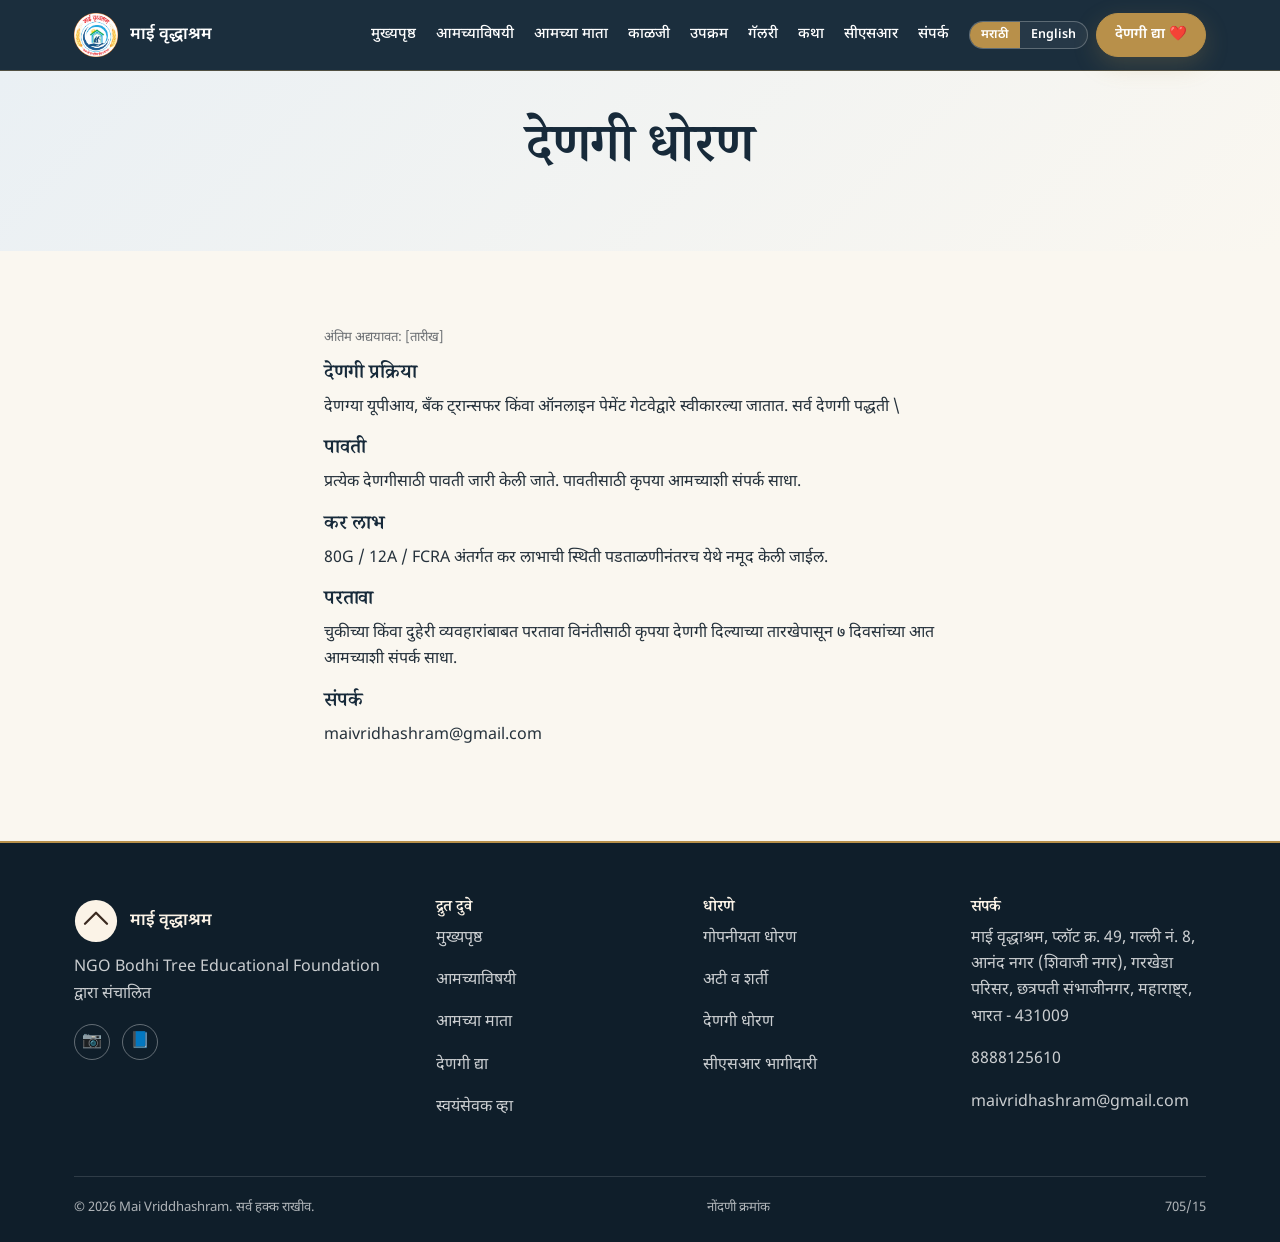
<file: donation-policy.html>
<!DOCTYPE html>
<html lang="mr" data-lang="mr">
<head>
<meta charset="UTF-8">
<meta name="viewport" content="width=device-width, initial-scale=1.0">
<title>देणगी धोरण | Donation Policy — Mai Vriddhashram</title>
<meta name="description" content="माई वृद्धाश्रम देणगी धोरण — देणगी प्रक्रिया, पावती व परतावा याविषयी माहिती.">
<link rel="canonical" href="[VERIFIED CANONICAL URL]/donation-policy.html">
<link rel="preconnect" href="https://fonts.googleapis.com">
<link href="https://fonts.googleapis.com/css2?family=Fraunces:wght@500;600;700&family=Noto+Serif+Devanagari:wght@600;700&family=Work+Sans:wght@400;500;600;700&family=Noto+Sans+Devanagari:wght@400;500;600&display=swap" rel="stylesheet">
<link rel="stylesheet" href="css/style.css">
</head>
<body>
<div id="site-header"></div>
<main id="main">
  <section class="page-hero">
    <div class="container">
      <h1 data-mr="देणगी धोरण" data-en="Donation Policy">देणगी धोरण</h1>
    </div>
  </section>
  <section class="section">
    <div class="container max-w-prose">
      <p class="form-note" data-mr="अंतिम अद्ययावत: [तारीख]" data-en="Last updated: [DATE]">अंतिम अद्ययावत: [तारीख]</p>
      <h3 data-mr="देणगी प्रक्रिया" data-en="Donation Process">देणगी प्रक्रिया</h3>
      <p data-mr="देणग्या यूपीआय, बँक ट्रान्सफर किंवा ऑनलाइन पेमेंट गेटवेद्वारे स्वीकारल्या जातात. सर्व देणगी पद्धती \"देणगी द्या\" पानावर सूचीबद्ध आहेत." data-en="Donations are accepted via UPI, bank transfer, or an online payment gateway. All donation methods are listed on the Donate page.">देणग्या यूपीआय, बँक ट्रान्सफर किंवा ऑनलाइन पेमेंट गेटवेद्वारे स्वीकारल्या जातात. सर्व देणगी पद्धती "देणगी द्या" पानावर सूचीबद्ध आहेत.</p>
      <h3 data-mr="पावती" data-en="Receipts">पावती</h3>
      <p data-mr="प्रत्येक देणगीसाठी पावती जारी केली जाते. पावतीसाठी कृपया आमच्याशी संपर्क साधा." data-en="A receipt is issued for every donation received. Please contact us for your receipt.">प्रत्येक देणगीसाठी पावती जारी केली जाते. पावतीसाठी कृपया आमच्याशी संपर्क साधा.</p>
      <h3 data-mr="कर लाभ" data-en="Tax Benefits">कर लाभ</h3>
      <p data-mr="80G / 12A / FCRA अंतर्गत कर लाभाची स्थिती पडताळणीनंतरच येथे नमूद केली जाईल." data-en="Tax-benefit status under 80G / 12A / FCRA will be stated here only after verification.">80G / 12A / FCRA अंतर्गत कर लाभाची स्थिती पडताळणीनंतरच येथे नमूद केली जाईल.</p>
      <h3 data-mr="परतावा" data-en="Refunds">परतावा</h3>
      <p data-mr="चुकीच्या किंवा दुहेरी व्यवहारांबाबत परतावा विनंतीसाठी कृपया देणगी दिल्याच्या तारखेपासून ७ दिवसांच्या आत आमच्याशी संपर्क साधा." data-en="For refund requests related to incorrect or duplicate transactions, please contact us within 7 days of the donation date.">चुकीच्या किंवा दुहेरी व्यवहारांबाबत परतावा विनंतीसाठी कृपया देणगी दिल्याच्या तारखेपासून ७ दिवसांच्या आत आमच्याशी संपर्क साधा.</p>
      <h3 data-mr="संपर्क" data-en="Contact">संपर्क</h3>
      <p id="dEmail"></p>
    </div>
  </section>
</main>
<div id="site-footer"></div>
<script src="config.js"></script>
<script src="js/common.js"></script>
<script src="js/main.js"></script>
<script>document.addEventListener("DOMContentLoaded",()=>{document.getElementById("dEmail").textContent = SITE_CONFIG.email;});</script>
</body>
</html>
</file>
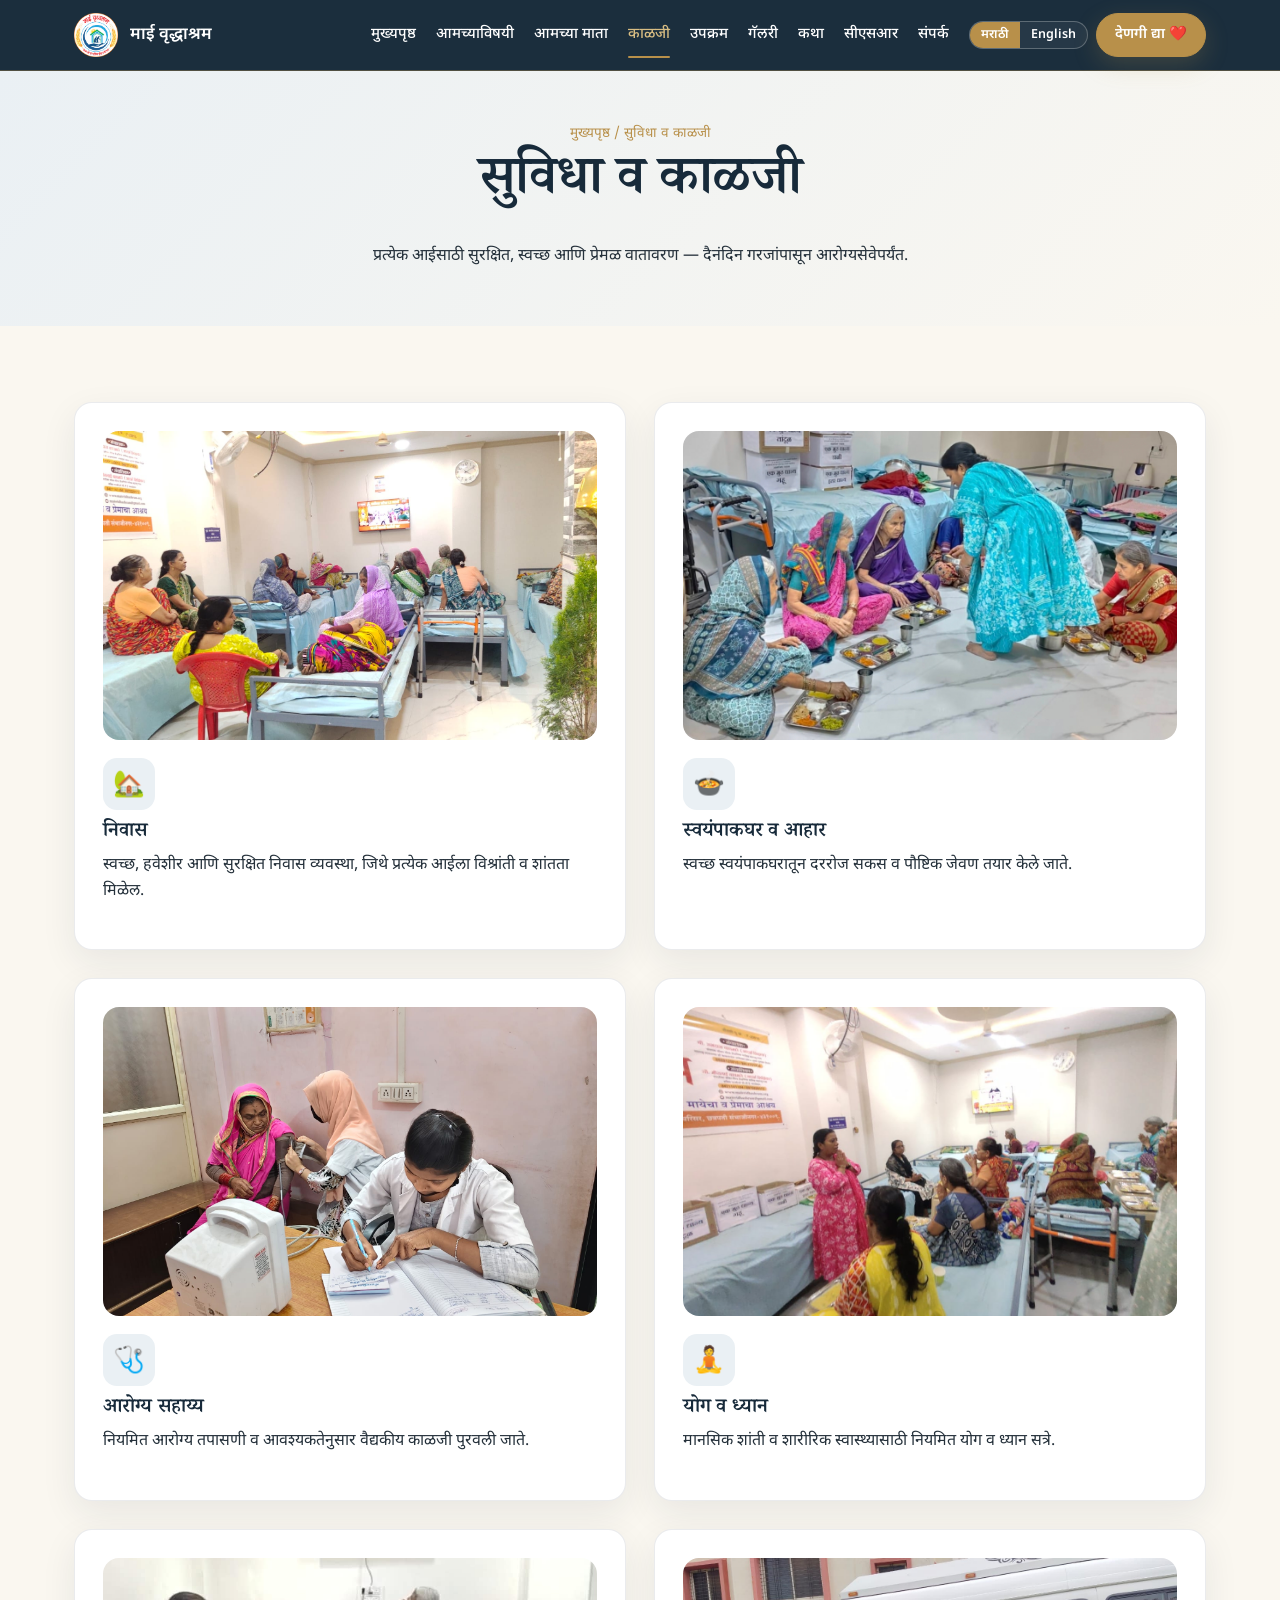
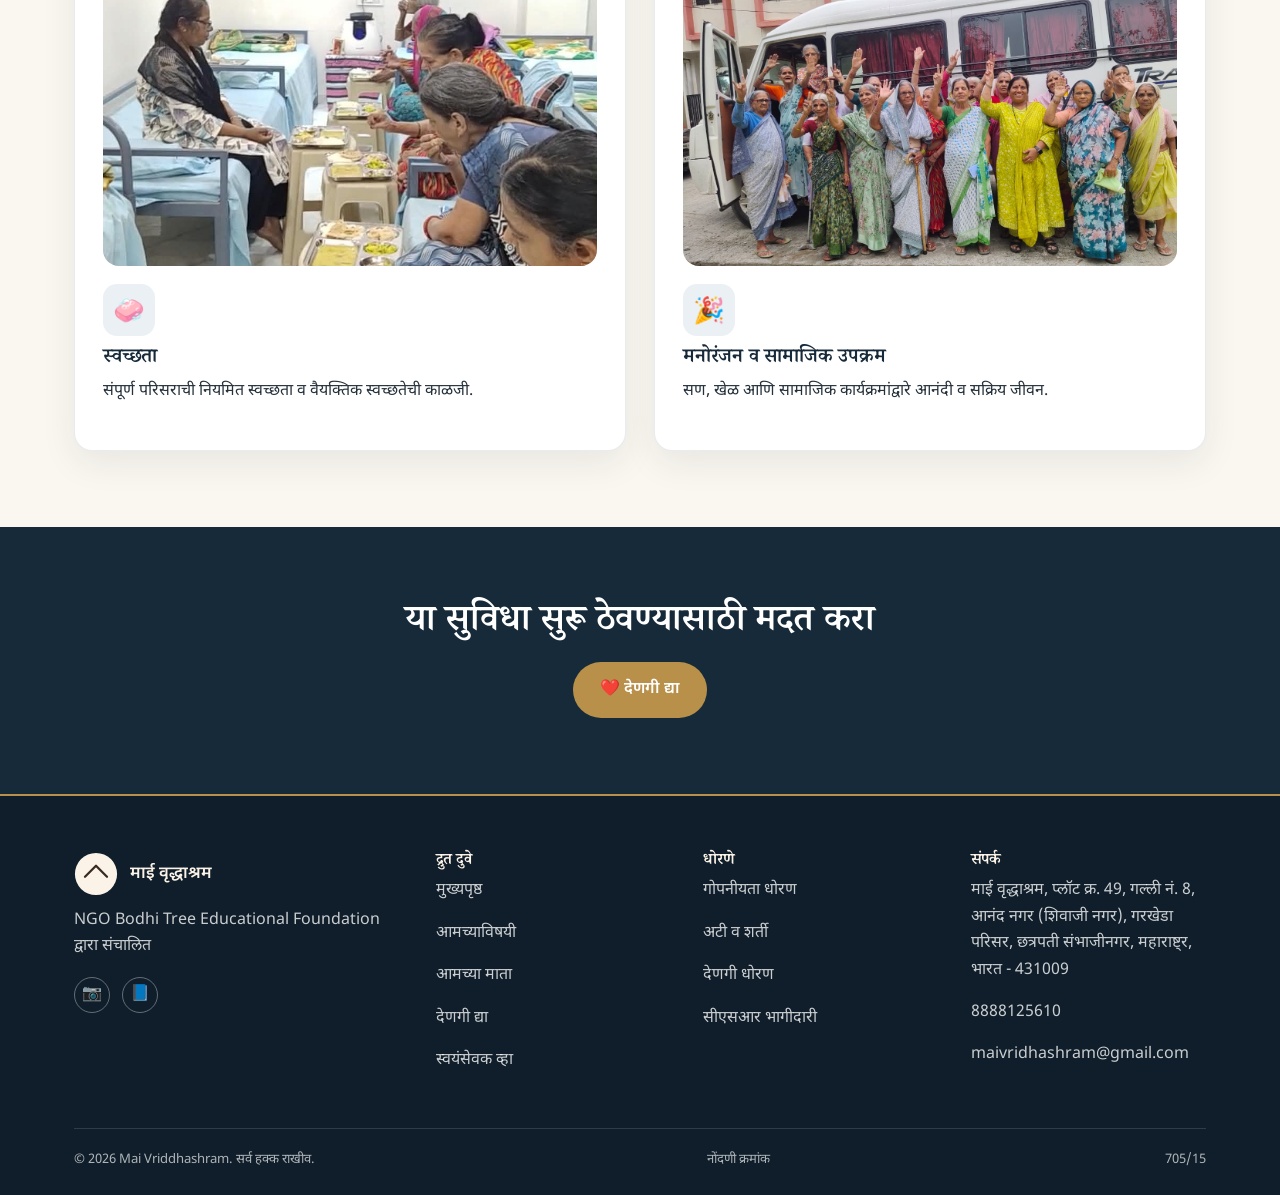
<file: facilities.html>
<!DOCTYPE html>
<html lang="mr" data-lang="mr">

<head>

<meta charset="UTF-8">
<meta name="viewport" content="width=device-width, initial-scale=1.0">

<title>सुविधा व काळजी | Facilities & Care — Mai Vriddhashram</title>

<meta
  name="description"
  content="माई वृद्धाश्रम येथे उपलब्ध निवास, आहार, आरोग्य सेवा, योग-ध्यान, स्वच्छता व मनोरंजनाच्या सुविधा."
>

<link
  rel="canonical"
  href="[VERIFIED CANONICAL URL]/facilities.html"
>

<link rel="preconnect" href="https://fonts.googleapis.com">

<link
  href="https://fonts.googleapis.com/css2?family=Fraunces:wght@500;600;700&family=Noto+Serif+Devanagari:wght@600;700&family=Work+Sans:wght@400;500;600;700&family=Noto+Sans+Devanagari:wght@400;500;600&display=swap"
  rel="stylesheet"
>

<link rel="stylesheet" href="css/style.css">


<style>

/* =========================================
   FACILITIES PHOTO CARDS
   ========================================= */

.facilities-grid {
  gap: 28px;
}

.facility-card {
  overflow: hidden;
}

.facility-photo {
  width: 100%;
  aspect-ratio: 16 / 10;
  overflow: hidden;
  border-radius: 16px;
  margin-bottom: 18px;
  background: #f3f0ea;
}

.facility-photo img {
  width: 100%;
  height: 100%;
  display: block;
  object-fit: cover;
  transition: transform 0.45s ease;
}

.facility-card:hover .facility-photo img {
  transform: scale(1.04);
}

.facility-card .icon-badge {
  margin-bottom: 10px;
}

/* Mobile */

@media (max-width: 768px) {

  .facilities-grid {
    gap: 20px;
  }

  .facility-photo {
    border-radius: 14px;
  }

}

</style>

</head>


<body>


<!-- =========================================
     SITE HEADER
     ========================================= -->

<div id="site-header"></div>


<!-- =========================================
     MAIN
     ========================================= -->

<main id="main">


  <!-- =======================================
       PAGE HERO
       ======================================= -->

  <section class="page-hero">

    <div class="container">

      <p
        class="breadcrumbs"
        data-mr="मुख्यपृष्ठ / सुविधा व काळजी"
        data-en="Home / Facilities & Care"
      >
        मुख्यपृष्ठ / सुविधा व काळजी
      </p>


      <h1
        data-mr="सुविधा व काळजी"
        data-en="Facilities & Care"
      >
        सुविधा व काळजी
      </h1>


      <p
        class="max-w-prose mx-auto"
        data-mr="प्रत्येक आईसाठी सुरक्षित, स्वच्छ आणि प्रेमळ वातावरण — दैनंदिन गरजांपासून आरोग्यसेवेपर्यंत."
        data-en="A safe, clean and loving environment for every mother — from daily needs to healthcare."
      >
        प्रत्येक आईसाठी सुरक्षित, स्वच्छ आणि प्रेमळ वातावरण —
        दैनंदिन गरजांपासून आरोग्यसेवेपर्यंत.
      </p>

    </div>

  </section>



  <!-- =======================================
       FACILITIES
       ======================================= -->

  <section class="section">

    <div class="container">

      <div class="grid grid-2 facilities-grid">


        <!-- =================================
             01 — ACCOMMODATION
             ================================= -->

        <div class="card reveal facility-card">

          <div class="facility-photo">

            <img
              src="images/facility-accommodation.jpg"
              alt="माई वृद्धाश्रमातील निवास व्यवस्था"
              loading="lazy"
            >

          </div>


          <div class="icon-badge">
            🏡
          </div>


          <h3
            data-mr="निवास"
            data-en="Accommodation"
          >
            निवास
          </h3>


          <p
            data-mr="स्वच्छ, हवेशीर आणि सुरक्षित निवास व्यवस्था, जिथे प्रत्येक आईला विश्रांती व शांतता मिळेल."
            data-en="Clean, airy and secure living spaces where every mother can rest and feel at ease."
          >
            स्वच्छ, हवेशीर आणि सुरक्षित निवास व्यवस्था,
            जिथे प्रत्येक आईला विश्रांती व शांतता मिळेल.
          </p>

        </div>



        <!-- =================================
             02 — KITCHEN & MEALS
             ================================= -->

        <div class="card reveal facility-card">

          <div class="facility-photo">

            <img
              src="images/facility-kitchen.jpg"
              alt="माई वृद्धाश्रमातील स्वयंपाकघर व आहार व्यवस्था"
              loading="lazy"
            >

          </div>


          <div class="icon-badge">
            🍲
          </div>


          <h3
            data-mr="स्वयंपाकघर व आहार"
            data-en="Kitchen & Meals"
          >
            स्वयंपाकघर व आहार
          </h3>


          <p
            data-mr="स्वच्छ स्वयंपाकघरातून दररोज सकस व पौष्टिक जेवण तयार केले जाते."
            data-en="Nutritious, wholesome meals are prepared daily in a clean kitchen."
          >
            स्वच्छ स्वयंपाकघरातून दररोज सकस व पौष्टिक जेवण
            तयार केले जाते.
          </p>

        </div>



        <!-- =================================
             03 — HEALTHCARE
             ================================= -->

        <div class="card reveal facility-card">

          <div class="facility-photo">

            <img
              src="images/facility-healthcare.jpg"
              alt="माई वृद्धाश्रमातील आरोग्य सहाय्य"
              loading="lazy"
            >

          </div>


          <div class="icon-badge">
            🩺
          </div>


          <h3
            data-mr="आरोग्य सहाय्य"
            data-en="Healthcare Support"
          >
            आरोग्य सहाय्य
          </h3>


          <p
            data-mr="नियमित आरोग्य तपासणी व आवश्यकतेनुसार वैद्यकीय काळजी पुरवली जाते."
            data-en="Regular health check-ups and medical care are provided as needed."
          >
            नियमित आरोग्य तपासणी व आवश्यकतेनुसार वैद्यकीय
            काळजी पुरवली जाते.
          </p>

        </div>



        <!-- =================================
             04 — YOGA & MEDITATION
             ================================= -->

        <div class="card reveal facility-card">

          <div class="facility-photo">

            <img
              src="images/facility-yoga.jpg"
              alt="माई वृद्धाश्रमातील योग व ध्यान"
              loading="lazy"
            >

          </div>


          <div class="icon-badge">
            🧘
          </div>


          <h3
            data-mr="योग व ध्यान"
            data-en="Yoga & Meditation"
          >
            योग व ध्यान
          </h3>


          <p
            data-mr="मानसिक शांती व शारीरिक स्वास्थ्यासाठी नियमित योग व ध्यान सत्रे."
            data-en="Regular yoga and meditation sessions for mental peace and physical wellbeing."
          >
            मानसिक शांती व शारीरिक स्वास्थ्यासाठी नियमित योग
            व ध्यान सत्रे.
          </p>

        </div>



        <!-- =================================
             05 — CLEANLINESS
             ================================= -->

        <div class="card reveal facility-card">

          <div class="facility-photo">

            <img
              src="images/facility-cleanliness.jpg"
              alt="माई वृद्धाश्रमातील स्वच्छता व्यवस्था"
              loading="lazy"
            >

          </div>


          <div class="icon-badge">
            🧼
          </div>


          <h3
            data-mr="स्वच्छता"
            data-en="Hygiene & Cleanliness"
          >
            स्वच्छता
          </h3>


          <p
            data-mr="संपूर्ण परिसराची नियमित स्वच्छता व वैयक्तिक स्वच्छतेची काळजी."
            data-en="Regular cleanliness of the premises and support for personal hygiene."
          >
            संपूर्ण परिसराची नियमित स्वच्छता व वैयक्तिक
            स्वच्छतेची काळजी.
          </p>

        </div>



        <!-- =================================
             06 — RECREATION
             ================================= -->

        <div class="card reveal facility-card">

          <div class="facility-photo">

            <img
              src="images/facility-recreation.jpg"
              alt="माई वृद्धाश्रमातील मनोरंजन व सामाजिक उपक्रम"
              loading="lazy"
            >

          </div>


          <div class="icon-badge">
            🎉
          </div>


          <h3
            data-mr="मनोरंजन व सामाजिक उपक्रम"
            data-en="Recreation & Social Activities"
          >
            मनोरंजन व सामाजिक उपक्रम
          </h3>


          <p
            data-mr="सण, खेळ आणि सामाजिक कार्यक्रमांद्वारे आनंदी व सक्रिय जीवन."
            data-en="Festivals, games and community events for an active, joyful life."
          >
            सण, खेळ आणि सामाजिक कार्यक्रमांद्वारे आनंदी
            व सक्रिय जीवन.
          </p>

        </div>


      </div>

    </div>

  </section>



  <!-- =======================================
       DONATE CTA
       ======================================= -->

  <section class="section section-deep text-center">

    <div class="container">


      <h2
        data-mr="या सुविधा सुरू ठेवण्यासाठी मदत करा"
        data-en="Help us sustain these facilities"
      >
        या सुविधा सुरू ठेवण्यासाठी मदत करा
      </h2>


      <a
        href="donate.html"
        class="btn btn-gold"
        data-mr="❤️ देणगी द्या"
        data-en="❤️ Donate Now"
      >
        ❤️ देणगी द्या
      </a>


    </div>

  </section>


</main>



<!-- =========================================
     SITE FOOTER
     ========================================= -->

<div id="site-footer"></div>



<!-- =========================================
     JAVASCRIPT
     ========================================= -->

<script src="config.js"></script>

<script src="js/common.js"></script>

<script src="js/main.js"></script>


</body>

</html>
</file>
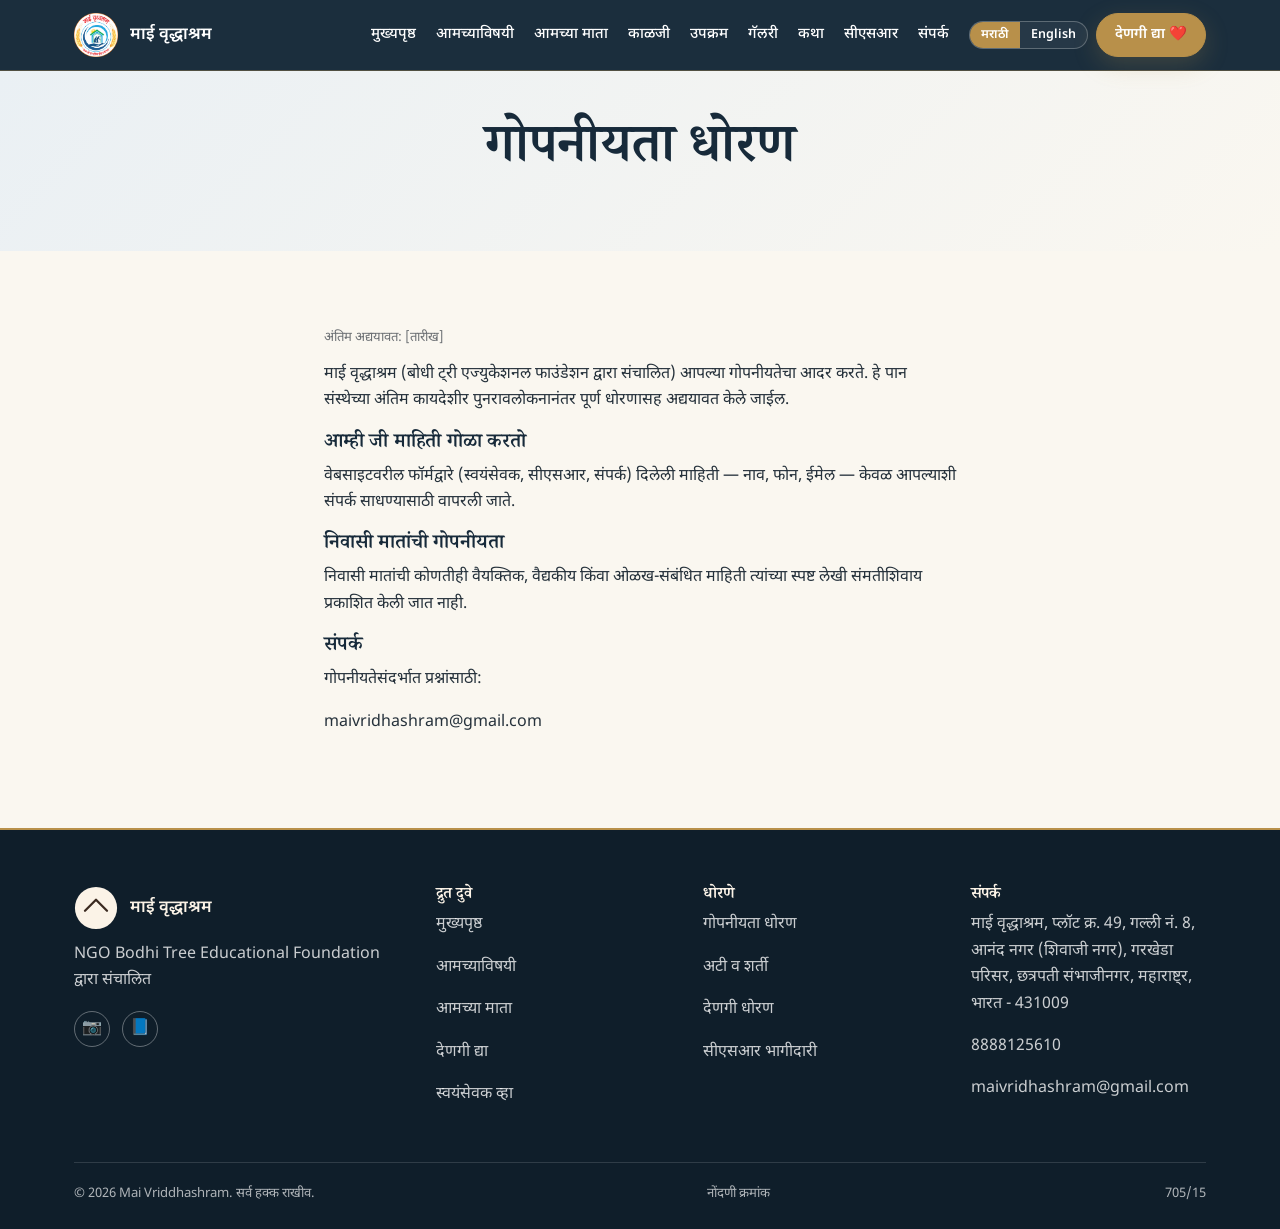
<file: privacy.html>
<!DOCTYPE html>
<html lang="mr" data-lang="mr">
<head>
<meta charset="UTF-8">
<meta name="viewport" content="width=device-width, initial-scale=1.0">
<title>गोपनीयता धोरण | Privacy Policy — Mai Vriddhashram</title>
<meta name="description" content="माई वृद्धाश्रम गोपनीयता धोरण — आम्ही आपली व निवासी मातांची माहिती कशी हाताळतो.">
<link rel="canonical" href="[VERIFIED CANONICAL URL]/privacy.html">
<link rel="preconnect" href="https://fonts.googleapis.com">
<link href="https://fonts.googleapis.com/css2?family=Fraunces:wght@500;600;700&family=Noto+Serif+Devanagari:wght@600;700&family=Work+Sans:wght@400;500;600;700&family=Noto+Sans+Devanagari:wght@400;500;600&display=swap" rel="stylesheet">
<link rel="stylesheet" href="css/style.css">
</head>
<body>
<div id="site-header"></div>
<main id="main">
  <section class="page-hero">
    <div class="container">
      <h1 data-mr="गोपनीयता धोरण" data-en="Privacy Policy">गोपनीयता धोरण</h1>
    </div>
  </section>
  <section class="section">
    <div class="container max-w-prose">
      <p class="form-note" data-mr="अंतिम अद्ययावत: [तारीख]" data-en="Last updated: [DATE]">अंतिम अद्ययावत: [तारीख]</p>
      <p data-mr="माई वृद्धाश्रम (बोधी ट्री एज्युकेशनल फाउंडेशन द्वारा संचालित) आपल्या गोपनीयतेचा आदर करते. हे पान संस्थेच्या अंतिम कायदेशीर पुनरावलोकनानंतर पूर्ण धोरणासह अद्ययावत केले जाईल." data-en="Mai Vriddhashram (run by Bodhi Tree Educational Foundation) respects your privacy. This page will be updated with the complete policy following the organization's final legal review.">माई वृद्धाश्रम (बोधी ट्री एज्युकेशनल फाउंडेशन द्वारा संचालित) आपल्या गोपनीयतेचा आदर करते. हे पान संस्थेच्या अंतिम कायदेशीर पुनरावलोकनानंतर पूर्ण धोरणासह अद्ययावत केले जाईल.</p>
      <h3 data-mr="आम्ही जी माहिती गोळा करतो" data-en="Information We Collect">आम्ही जी माहिती गोळा करतो</h3>
      <p data-mr="वेबसाइटवरील फॉर्मद्वारे (स्वयंसेवक, सीएसआर, संपर्क) दिलेली माहिती — नाव, फोन, ईमेल — केवळ आपल्याशी संपर्क साधण्यासाठी वापरली जाते." data-en="Information submitted through website forms (volunteer, CSR, contact) — name, phone, email — is used only to get in touch with you.">वेबसाइटवरील फॉर्मद्वारे (स्वयंसेवक, सीएसआर, संपर्क) दिलेली माहिती — नाव, फोन, ईमेल — केवळ आपल्याशी संपर्क साधण्यासाठी वापरली जाते.</p>
      <h3 data-mr="निवासी मातांची गोपनीयता" data-en="Resident Privacy">निवासी मातांची गोपनीयता</h3>
      <p data-mr="निवासी मातांची कोणतीही वैयक्तिक, वैद्यकीय किंवा ओळख-संबंधित माहिती त्यांच्या स्पष्ट लेखी संमतीशिवाय प्रकाशित केली जात नाही." data-en="No personal, medical, or identity-related information about resident mothers is published without their explicit written consent.">निवासी मातांची कोणतीही वैयक्तिक, वैद्यकीय किंवा ओळख-संबंधित माहिती त्यांच्या स्पष्ट लेखी संमतीशिवाय प्रकाशित केली जात नाही.</p>
      <h3 data-mr="संपर्क" data-en="Contact">संपर्क</h3>
      <p data-mr="गोपनीयतेसंदर्भात प्रश्नांसाठी:" data-en="For privacy-related questions:">गोपनीयतेसंदर्भात प्रश्नांसाठी:</p>
      <p id="pEmail"></p>
    </div>
  </section>
</main>
<div id="site-footer"></div>
<script src="config.js"></script>
<script src="js/common.js"></script>
<script src="js/main.js"></script>
<script>document.addEventListener("DOMContentLoaded",()=>{document.getElementById("pEmail").textContent = SITE_CONFIG.email;});</script>
</body>
</html>
</file>
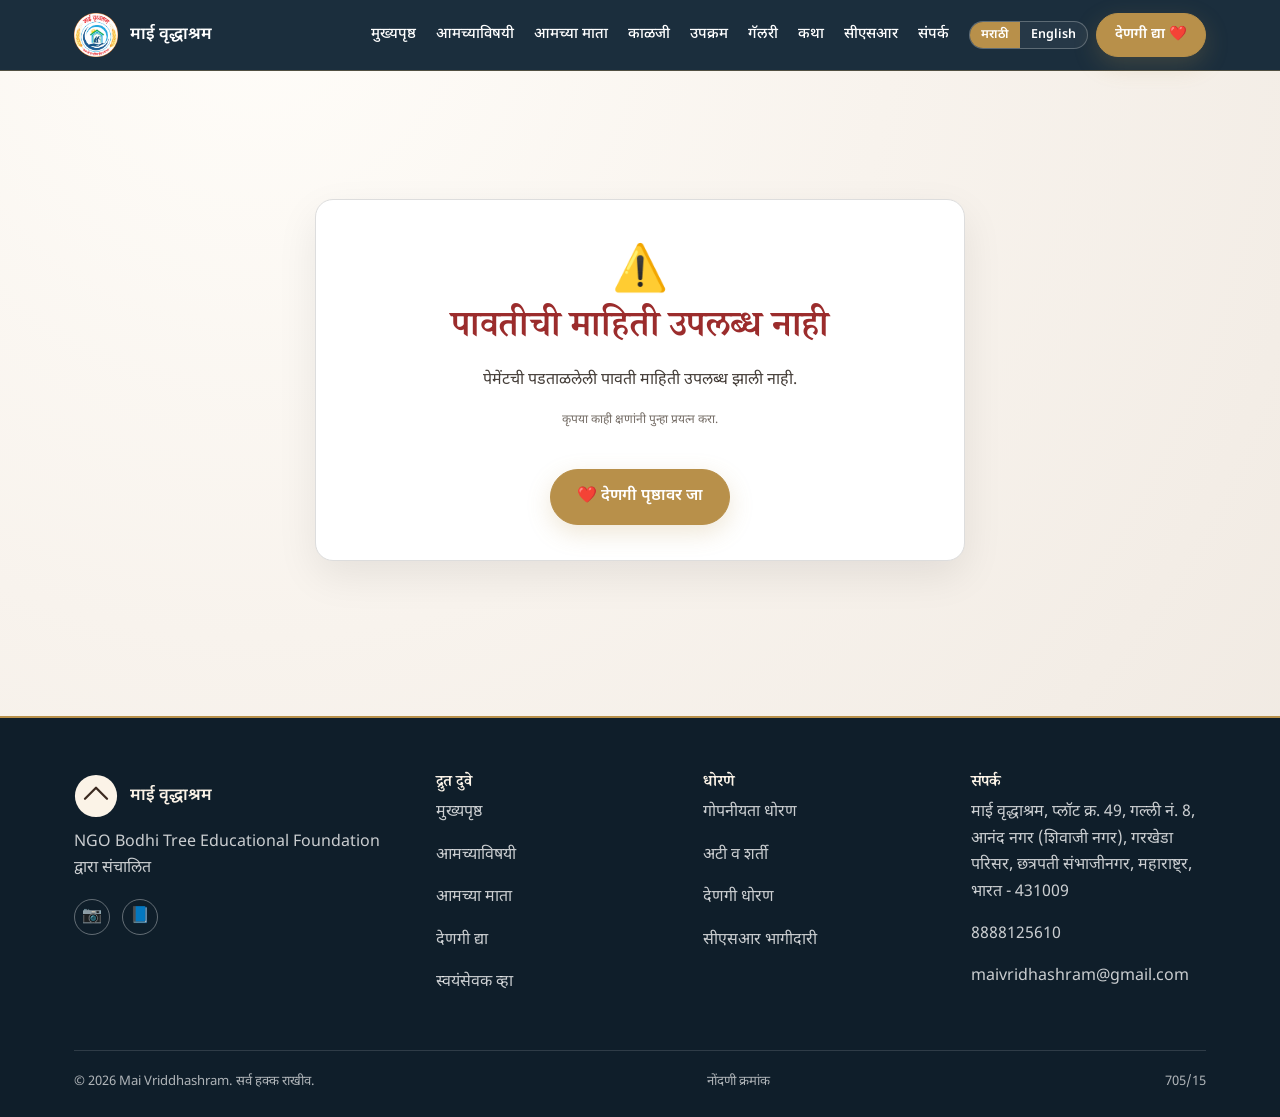
<file: receipt.html>
<!DOCTYPE html>
<html lang="mr">

<head>
  <meta charset="UTF-8">
  <meta name="viewport" content="width=device-width, initial-scale=1.0">

  <title>Donation Receipt | Mai Vriddhashram</title>

  <meta
    name="description"
    content="Official Donation Receipt and Thank You Letter - Mai Vriddhashram"
  >

  <link rel="preconnect" href="https://fonts.googleapis.com">
  <link
    href="https://fonts.googleapis.com/css2?family=Fraunces:wght@500;600;700&family=Noto+Serif+Devanagari:wght@600;700&family=Work+Sans:wght@400;500;600;700&family=Noto+Sans+Devanagari:wght@400;500;600&display=swap"
    rel="stylesheet"
  >

  <link rel="stylesheet" href="css/style.css">

  <style>

    /* =====================================================
       PREMIUM ROOT
    ===================================================== */

    :root {
      --primary: #70411f;
      --primary-dark: #422515;
      --secondary: #9a6038;

      --gold: #c99a4a;
      --gold-dark: #a8782e;
      --gold-light: #ead7ad;

      --dark: #29221e;
      --text: #443d38;
      --muted: #746c65;

      --line: #ded3c8;
      --soft: #faf6f0;

      --green: #18794e;
      --green-soft: #edf8f2;

      --white: #ffffff;
    }


    /* =====================================================
       BASIC PAGE
    ===================================================== */

    html {
      scroll-behavior: smooth;
    }

    body {
      margin: 0;

      background:
        radial-gradient(
          circle at 20% 0%,
          #fffdf9 0%,
          #f8f3ed 42%,
          #eee7df 100%
        );

      color: var(--text);

      font-family:
        "Noto Sans Devanagari",
        "Work Sans",
        sans-serif;
    }


    .receipt-page {
      width: 100%;
      box-sizing: border-box;

      padding: 48px 15px 75px;
    }


    .receipt-wrapper {
      width: 100%;
      max-width: 900px;

      margin: 0 auto;
    }


    /* =====================================================
       SUCCESS BANNER
    ===================================================== */

    .receipt-success-banner {
      box-sizing: border-box;

      width: 100%;

      margin-bottom: 24px;

      padding: 15px 20px;

      background:
        linear-gradient(
          135deg,
          #edf9f2,
          #f8fffb
        );

      border: 1px solid #c7e6d5;

      border-radius: 14px;

      color: var(--green);

      text-align: center;

      font-size: 14px;
      font-weight: 700;

      line-height: 1.7;

      box-shadow:
        0 6px 18px rgba(24, 121, 78, 0.06);
    }


    /* =====================================================
       MAIN RECEIPT
    ===================================================== */

    .premium-receipt {
      position: relative;

      width: 100%;

      box-sizing: border-box;

      background:
        linear-gradient(
          145deg,
          #ffffff 0%,
          #fffdfb 60%,
          #faf5ee 100%
        );

      border: 1px solid #d6c8ba;

      border-radius: 24px;

      overflow: hidden;

      box-shadow:
        0 28px 70px rgba(57, 40, 27, 0.15),
        0 7px 22px rgba(57, 40, 27, 0.07);
    }


    /* =====================================================
       PREMIUM TOP LINE
    ===================================================== */

    .receipt-top-line {
      height: 9px;

      background:
        linear-gradient(
          90deg,
          #4e2d18 0%,
          #8d5632 20%,
          #d8b36a 50%,
          #8d5632 80%,
          #4e2d18 100%
        );
    }


    .receipt-inner {
      position: relative;

      padding: 44px;
    }


    /* =====================================================
       SUBTLE WATERMARK
    ===================================================== */

    .premium-receipt .receipt-inner::before {
      content: "✦";

      position: absolute;

      top: 50%;
      left: 50%;

      transform: translate(-50%, -50%);

      font-family: Georgia, serif;

      font-size: 280px;

      color: rgba(180, 132, 57, 0.025);

      pointer-events: none;
    }


    .receipt-inner > * {
      position: relative;

      z-index: 2;
    }


    /* =====================================================
       RECEIPT HEADER
    ===================================================== */

    .premium-receipt-header {
      display: grid;

      grid-template-columns: 125px 1fr 165px;

      align-items: center;

      gap: 24px;

      padding-bottom: 29px;

      border-bottom: 1px solid var(--line);
    }


    /* =====================================================
       PREMIUM LOGO
    ===================================================== */

    .receipt-logo-wrap {
      width: 112px;
      height: 112px;

      box-sizing: border-box;

      margin: 0 auto;

      display: flex;

      align-items: center;
      justify-content: center;

      border: 2px solid var(--gold);

      border-radius: 50%;

      background:
        radial-gradient(
          circle,
          #ffffff 55%,
          #fbf5ea 100%
        );

      overflow: hidden;

      position: relative;

      box-shadow:
        0 8px 22px rgba(73, 48, 28, 0.10);
    }


    .receipt-logo-wrap::before {
      content: "";

      position: absolute;

      inset: 3px;

      border: 1px solid #e8d5ad;

      border-radius: 50%;
    }


    .receipt-logo-wrap::after {
      content: "✦";

      position: absolute;

      bottom: 3px;
      left: 50%;

      transform: translateX(-50%);

      color: var(--gold);

      background: #fff;

      padding: 0 4px;

      font-size: 9px;
    }


    .receipt-logo {
      display: block;

      width: 86px;
      height: 86px;

      max-width: 86px;
      max-height: 86px;

      object-fit: contain;

      object-position: center;

      margin: 0;

      position: relative;

      z-index: 2;
    }


    /* =====================================================
       ORGANIZATION
    ===================================================== */

    .receipt-organization {
      text-align: center;
    }


    .receipt-organization h1 {
      margin: 0;

      color: var(--primary);

      font-family:
        "Noto Serif Devanagari",
        serif;

      font-size: 32px;

      font-weight: 700;

      line-height: 1.4;

      text-shadow:
        0 1px 0 #fff;
    }


    .receipt-organization h2 {
      margin: 5px 0 0;

      color: var(--dark);

      font-family:
        "Fraunces",
        serif;

      font-size: 21px;

      font-weight: 600;

      letter-spacing: 0.3px;
    }


    .receipt-organization p {
      margin: 9px 0 0;

      color: var(--muted);

      font-size: 12px;

      line-height: 1.7;
    }


    /* =====================================================
       OFFICIAL BOX
    ===================================================== */

    .receipt-official-box {
      box-sizing: border-box;

      padding: 15px 10px;

      background:
        linear-gradient(
          145deg,
          #fbf7f0,
          #f4eadd
        );

      border: 1px solid #d8c4a9;

      border-radius: 14px;

      text-align: center;

      box-shadow:
        inset 0 1px 0 rgba(255,255,255,0.8);
    }


    .receipt-official-box .label {
      color: #8b765f;

      font-size: 10px;

      font-weight: 700;

      letter-spacing: 1.4px;

      text-transform: uppercase;
    }


    .receipt-official-box strong {
      display: block;

      margin-top: 6px;

      color: var(--dark);

      font-size: 13px;

      line-height: 1.5;
    }


    .receipt-official-box strong:last-child {
      color: var(--primary);

      font-family:
        "Work Sans",
        sans-serif;

      letter-spacing: 1px;
    }


    /* =====================================================
       TITLE
    ===================================================== */

    .receipt-title-area {
      text-align: center;

      padding: 31px 0 24px;
    }


    .receipt-title-area .small-title {
      color: var(--gold-dark);

      font-family:
        "Work Sans",
        sans-serif;

      font-size: 11px;

      font-weight: 700;

      letter-spacing: 2.4px;

      text-transform: uppercase;
    }


    .receipt-title-area h2 {
      position: relative;

      margin: 7px 0 7px;

      color: var(--dark);

      font-family:
        "Noto Serif Devanagari",
        serif;

      font-size: 31px;

      line-height: 1.4;
    }


    .receipt-title-area h2::after {
      content: "";

      display: block;

      width: 75px;
      height: 2px;

      margin: 10px auto 0;

      background:
        linear-gradient(
          90deg,
          transparent,
          var(--gold),
          transparent
        );
    }


    .receipt-title-area p {
      margin: 10px 0 0;

      color: var(--muted);

      font-size: 13px;
    }


    /* =====================================================
       META CARDS
    ===================================================== */

    .receipt-meta {
      display: grid;

      grid-template-columns: 1fr 1fr;

      gap: 14px;

      margin-bottom: 24px;
    }


    .receipt-meta-box {
      position: relative;

      padding: 15px 17px;

      background:
        linear-gradient(
          135deg,
          #ffffff,
          #fbf7f2
        );

      border: 1px solid var(--line);

      border-radius: 12px;

      box-shadow:
        0 4px 12px rgba(64, 45, 30, 0.035);
    }


    .receipt-meta-box::before {
      content: "";

      position: absolute;

      top: 0;
      left: 15px;
      right: 15px;

      height: 2px;

      background:
        linear-gradient(
          90deg,
          transparent,
          var(--gold-light),
          transparent
        );
    }


    .receipt-meta-box span {
      display: block;

      margin-bottom: 5px;

      color: var(--muted);

      font-size: 10px;

      font-weight: 600;
    }


    .receipt-meta-box strong {
      color: var(--dark);

      font-family:
        "Work Sans",
        "Noto Sans Devanagari",
        sans-serif;

      font-size: 13px;

      word-break: break-word;
    }


    /* =====================================================
       PREMIUM AMOUNT
    ===================================================== */

    .premium-amount-box {
      position: relative;

      padding: 27px 20px;

      margin: 22px 0 31px;

      text-align: center;

      background:
        linear-gradient(
          135deg,
          #f9f0e2 0%,
          #fffdf9 48%,
          #f8efe0 100%
        );

      border: 1px solid #dfcba9;

      border-radius: 17px;

      box-shadow:
        inset 0 1px 0 #ffffff,
        0 9px 25px rgba(92, 61, 32, 0.06);
    }


    .premium-amount-box::before,
    .premium-amount-box::after {
      content: "✦";

      position: absolute;

      top: 50%;

      transform: translateY(-50%);

      color: var(--gold);

      font-size: 18px;
    }


    .premium-amount-box::before {
      left: 28px;
    }


    .premium-amount-box::after {
      right: 28px;
    }


    .amount-label {
      color: #786b5e;

      font-size: 12px;

      font-weight: 600;
    }


    .premium-amount-box .amount {
      margin-top: 4px;

      color: var(--primary);

      font-family:
        "Fraunces",
        serif;

      font-size: 43px;

      font-weight: 700;

      letter-spacing: 0.7px;

      text-shadow:
        0 1px 0 #fff;
    }


    .premium-amount-box .verified {
      display: inline-block;

      margin-top: 8px;

      padding: 4px 10px;

      background: rgba(237, 248, 242, 0.9);

      border: 1px solid #c8e6d5;

      border-radius: 20px;

      color: var(--green);

      font-family:
        "Work Sans",
        "Noto Sans Devanagari",
        sans-serif;

      font-size: 10px;

      font-weight: 700;
    }


    /* =====================================================
       SECTION HEADINGS
    ===================================================== */

    .details-heading {
      display: flex;

      align-items: center;

      gap: 10px;

      margin: 0 0 12px;

      color: var(--dark);

      font-family:
        "Noto Serif Devanagari",
        serif;

      font-size: 19px;

      line-height: 1.5;
    }


    .details-heading::before {
      content: "";

      width: 4px;
      height: 24px;

      flex: 0 0 auto;

      border-radius: 5px;

      background:
        linear-gradient(
          180deg,
          var(--gold),
          var(--primary)
        );
    }


    /* =====================================================
       PREMIUM TABLE
    ===================================================== */

    .premium-table {
      width: 100%;

      border-collapse: separate;

      border-spacing: 0;

      overflow: hidden;

      border: 1px solid var(--line);

      border-radius: 13px;

      box-shadow:
        0 4px 15px rgba(65, 45, 30, 0.035);
    }


    .premium-table td {
      padding: 14px 16px;

      border-bottom: 1px solid var(--line);

      vertical-align: top;

      font-size: 13px;

      line-height: 1.65;
    }


    .premium-table tr:last-child td {
      border-bottom: none;
    }


    .premium-table tr:hover td {
      background: #fffaf4;
    }


    .premium-table td:first-child {
      width: 35%;

      background:
        linear-gradient(
          90deg,
          #faf6f1,
          #fdfaf7
        );

      color: #5e554f;

      font-weight: 700;
    }


    .premium-table td:last-child {
      background: #fff;

      color: var(--dark);

      word-break: break-word;
    }


    .payment-id {
      font-family:
        "Courier New",
        monospace;

      font-size: 11px;
    }


    /* =====================================================
       NOTE
    ===================================================== */

    .receipt-note {
      position: relative;

      margin-top: 22px;

      padding: 16px 18px;

      background:
        linear-gradient(
          135deg,
          #faf6f0,
          #fffaf4
        );

      border: 1px solid #e5d9ce;

      border-left: 4px solid var(--gold);

      border-radius: 0 12px 12px 0;

      color: #665e58;

      font-size: 11px;

      line-height: 1.85;
    }


    .receipt-note strong {
      color: var(--primary);
    }


    /* =====================================================
       FOOTER
    ===================================================== */

    .receipt-document-footer {
      display: grid;

      grid-template-columns: 1fr 1fr;

      align-items: end;

      gap: 30px;

      margin-top: 34px;

      padding-top: 24px;

      border-top: 1px solid var(--line);
    }


    .receipt-motto {
      color: var(--primary);

      font-family:
        "Noto Serif Devanagari",
        serif;

      font-size: 15px;

      font-weight: 700;

      line-height: 1.8;
    }


    .receipt-motto small {
      display: block;

      margin-top: 6px;

      color: var(--muted);

      font-family:
        "Noto Sans Devanagari",
        sans-serif;

      font-size: 10px;

      font-weight: 400;

      line-height: 1.7;
    }


    /* =====================================================
       SIGNATURE
    ===================================================== */

    .signature-area {
      min-height: 130px;

      text-align: right;
    }


    .signature-image {
      display: block;

      width: 165px;
      height: 66px;

      object-fit: contain;

      object-position: center;

      margin: 0 0 0 auto;

      filter:
        contrast(1.08)
        drop-shadow(
          0 3px 4px rgba(0,0,0,0.08)
        );
    }


    .signature-line {
      width: 185px;

      margin: -2px 0 8px auto;

      border-top: 1px solid #766d65;
    }


    .signature-area strong {
      display: block;

      color: var(--dark);

      font-size: 12px;
    }


    .signature-area span {
      display: block;

      margin-top: 2px;

      color: var(--muted);

      font-size: 10px;
    }


    /* =====================================================
       THANK YOU LETTER
       PREMIUM SECOND DOCUMENT
    ===================================================== */

    .thank-you-letter {
      position: relative;

      width: 100%;

      box-sizing: border-box;

      margin-top: 34px;

      background:
        linear-gradient(
          145deg,
          #ffffff 0%,
          #fffdf9 55%,
          #fbf5ec 100%
        );

      border: 1px solid #d5c5b3;

      border-radius: 24px;

      overflow: hidden;

      box-shadow:
        0 25px 65px rgba(69, 45, 28, 0.14),
        0 6px 20px rgba(69, 45, 28, 0.07);
    }


    .thank-you-top-line {
      height: 8px;

      background:
        linear-gradient(
          90deg,
          #5a321c 0%,
          #a66a3f 22%,
          #d8b36a 50%,
          #a66a3f 78%,
          #5a321c 100%
        );
    }


    .thank-you-inner {
      position: relative;

      padding: 48px;
    }


    .thank-you-inner::before {
      content: "♥";

      position: absolute;

      top: 50%;
      left: 50%;

      transform: translate(-50%, -50%);

      font-family: serif;

      font-size: 230px;

      color: rgba(184, 139, 72, 0.035);

      pointer-events: none;
    }


    .thank-you-inner > * {
      position: relative;

      z-index: 2;
    }


    .thank-you-header {
      position: relative;

      text-align: center;

      padding-bottom: 29px;

      border-bottom: 1px solid #d9cabc;
    }


    .thank-you-header::after {
      content: "";

      display: block;

      width: 90px;
      height: 2px;

      margin: 17px auto 0;

      background:
        linear-gradient(
          90deg,
          transparent,
          #c99a4a,
          transparent
        );
    }


    .thank-you-header .heart {
      margin-bottom: 8px;

      font-size: 34px;

      filter:
        drop-shadow(
          0 3px 5px rgba(120, 70, 40, 0.15)
        );
    }


    .thank-you-header h2 {
      margin: 0;

      color: var(--primary);

      font-family:
        "Noto Serif Devanagari",
        serif;

      font-size: 31px;

      font-weight: 700;
    }


    .thank-you-header p {
      margin: 8px 0 0;

      color: #9a7747;

      font-family:
        "Fraunces",
        serif;

      font-size: 14px;

      font-weight: 600;

      letter-spacing: 1.5px;
    }


    .letter-content {
      max-width: 735px;

      margin: 34px auto 0;

      color: #443b35;

      font-family:
        "Noto Sans Devanagari",
        sans-serif;

      font-size: 15px;

      line-height: 2.05;
    }


    .letter-content p {
      margin: 0 0 20px;
    }


    .letter-content p:first-child {
      color: #3b2d26;

      font-family:
        "Noto Serif Devanagari",
        serif;

      font-size: 16px;
    }


    .letter-content strong {
      color: #653a21;
    }


    .letter-highlight {
      position: relative;

      margin: 30px 0;

      padding: 22px 28px;

      background:
        linear-gradient(
          135deg,
          #fbf3e5 0%,
          #fffaf2 50%,
          #f9efe0 100%
        );

      border: 1px solid #e4d2b6;

      border-left: 5px solid #c99a4a;

      border-radius: 0 15px 15px 0;

      color: #684024;

      font-family:
        "Noto Serif Devanagari",
        serif;

      font-size: 16px;

      font-weight: 600;

      line-height: 1.9;

      text-align: center;

      box-shadow:
        0 7px 20px rgba(86, 56, 31, 0.06);
    }


    .letter-highlight::before {
      content: "“";

      position: absolute;

      top: -18px;
      left: 15px;

      color: #c99a4a;

      font-family: Georgia, serif;

      font-size: 48px;

      line-height: 1;
    }


    .letter-signature {
      margin-top: 45px;

      padding-top: 25px;

      border-top: 1px solid #ded2c7;

      text-align: right;

      color: #554940;

      line-height: 1.9;
    }


    .letter-signature-image {
      display: block;

      width: 190px;
      height: 72px;

      object-fit: contain;

      object-position: center;

      margin: 7px 0 2px auto;

      filter:
        contrast(1.08)
        drop-shadow(
          0 3px 4px rgba(0,0,0,0.08)
        );
    }


    .letter-signature strong {
      color: var(--primary);

      font-size: 15px;
    }


    .letter-signature small {
      color: var(--muted);

      font-size: 10.5px;
    }


    /* =====================================================
       BUTTONS
    ===================================================== */

    .receipt-actions {
      margin-top: 31px;

      text-align: center;
    }


    .receipt-actions button {
      min-height: 46px;

      margin: 5px;

      padding: 11px 21px;

      border-radius: 10px;

      cursor: pointer;

      font-family:
        "Noto Sans Devanagari",
        sans-serif;

      font-size: 13px;

      font-weight: 700;

      transition:
        transform 0.2s ease,
        box-shadow 0.2s ease;
    }


    .receipt-actions button:hover {
      transform: translateY(-2px);
    }


    .receipt-actions .btn-primary {
      background:
        linear-gradient(
          135deg,
          #754522,
          #4d2d19
        );

      border: 1px solid var(--primary);

      color: white;

      box-shadow:
        0 7px 18px rgba(76, 45, 25, 0.18);
    }


    .receipt-actions .btn-outline {
      background: white;

      border: 1px solid var(--primary);

      color: var(--primary);
    }


    /* =====================================================
       ERROR
    ===================================================== */

    .receipt-error {
      max-width: 650px;

      margin: 80px auto;

      padding: 35px 25px;

      box-sizing: border-box;

      background: #fff;

      border: 1px solid #ddd;

      border-radius: 18px;

      text-align: center;

      box-shadow:
        0 15px 40px rgba(0, 0, 0, 0.08);
    }


    .receipt-error h2 {
      color: #9b2c2c;

      font-family:
        "Noto Serif Devanagari",
        serif;
    }


    /* =====================================================
       MOBILE
    ===================================================== */

    @media screen and (max-width: 700px) {

      .receipt-page {
        padding: 22px 9px 45px;
      }


      .receipt-inner,
      .thank-you-inner {
        padding: 27px 18px;
      }


      .premium-receipt,
      .thank-you-letter {
        border-radius: 18px;
      }


      .premium-receipt-header {
        grid-template-columns: 1fr;

        gap: 18px;

        text-align: center;
      }


      .receipt-logo-wrap {
        width: 105px;
        height: 105px;
      }


      .receipt-logo {
        width: 81px;
        height: 81px;
      }


      .receipt-organization h1 {
        font-size: 25px;
      }


      .receipt-organization h2 {
        font-size: 18px;
      }


      .receipt-official-box {
        max-width: 220px;

        margin: 0 auto;
      }


      .receipt-title-area {
        padding: 24px 0 20px;
      }


      .receipt-title-area h2 {
        font-size: 25px;
      }


      .receipt-meta {
        grid-template-columns: 1fr;
      }


      .premium-amount-box .amount {
        font-size: 34px;
      }


      .premium-amount-box::before {
        left: 12px;
      }


      .premium-amount-box::after {
        right: 12px;
      }


      .premium-table td {
        padding: 10px;

        font-size: 12px;
      }


      .premium-table td:first-child {
        width: 42%;
      }


      .receipt-document-footer {
        grid-template-columns: 1fr;

        gap: 15px;
      }


      .receipt-motto {
        text-align: center;
      }


      .signature-area {
        min-height: 115px;

        text-align: center;
      }


      .signature-image,
      .letter-signature-image {
        margin-left: auto;
        margin-right: auto;
      }


      .signature-line {
        margin: -2px auto 7px;
      }


      .thank-you-header h2 {
        font-size: 25px;
      }


      .letter-content {
        font-size: 13.5px;

        line-height: 1.95;
      }


      .letter-highlight {
        padding: 18px 17px;

        font-size: 14px;

        line-height: 1.8;
      }


      .letter-signature {
        text-align: center;
      }

    }


    /* =====================================================
       A4 PRINT
       PAGE 1 = RECEIPT
       PAGE 2 = LETTER
    ===================================================== */

    @media print {

      @page {
        size: A4 portrait;

        margin: 9mm;
      }


      html,
      body {
        width: 100%;

        margin: 0 !important;

        padding: 0 !important;

        background: #fff !important;

        color: #000 !important;
      }


      #site-header,
      #site-footer,
      header,
      footer,
      nav,
      .receipt-actions,
      .receipt-success-banner {
        display: none !important;
      }


      .receipt-page {
        width: 100% !important;

        margin: 0 !important;

        padding: 0 !important;

        background: #fff !important;
      }


      .receipt-wrapper {
        width: 100% !important;

        max-width: none !important;

        margin: 0 !important;

        padding: 0 !important;
      }


      .premium-receipt,
      .thank-you-letter {
        width: 100% !important;

        box-sizing: border-box;

        background: #fff !important;

        border: 1px solid #999 !important;

        border-radius: 0 !important;

        box-shadow: none !important;

        overflow: hidden !important;
      }


      /* =================================================
         PAGE 1 RECEIPT
      ================================================= */

      .premium-receipt {
        display: block !important;

        page-break-after: always !important;

        break-after: page !important;
      }


      .receipt-top-line {
        height: 5px !important;
      }


      .receipt-inner {
        padding: 17px !important;
      }


      .premium-receipt .receipt-inner::before {
        font-size: 200px !important;
      }


      /* =================================================
         PAGE 2 LETTER
      ================================================= */

      .thank-you-letter {
        display: block !important;

        page-break-before: always !important;

        break-before: page !important;

        margin-top: 0 !important;
      }


      .thank-you-top-line {
        height: 4px !important;
      }


      .thank-you-inner {
        padding: 22px !important;
      }


      .thank-you-inner::before {
        font-size: 190px !important;
      }


      /* =================================================
         PRINT HEADER
      ================================================= */

      .premium-receipt-header {
        grid-template-columns: 82px 1fr 112px !important;

        gap: 12px !important;

        padding-bottom: 14px !important;
      }


      .receipt-logo-wrap {
        width: 70px !important;

        height: 70px !important;

        border-width: 1px !important;

        box-shadow: none !important;
      }


      .receipt-logo-wrap::before {
        inset: 2px !important;
      }


      .receipt-logo-wrap::after {
        font-size: 6px !important;

        bottom: 1px !important;
      }


      .receipt-logo {
        width: 55px !important;

        height: 55px !important;

        max-width: 55px !important;

        max-height: 55px !important;
      }


      .receipt-organization h1 {
        font-size: 21px !important;
      }


      .receipt-organization h2 {
        font-size: 14px !important;
      }


      .receipt-organization p {
        font-size: 8px !important;

        line-height: 1.45 !important;
      }


      .receipt-official-box {
        padding: 7px 5px !important;

        border-radius: 8px !important;
      }


      .receipt-official-box .label {
        font-size: 6.5px !important;
      }


      .receipt-official-box strong {
        margin-top: 3px !important;

        font-size: 8px !important;
      }


      /* =================================================
         PRINT TITLE
      ================================================= */

      .receipt-title-area {
        padding: 12px 0 10px !important;
      }


      .receipt-title-area .small-title {
        font-size: 7px !important;
      }


      .receipt-title-area h2 {
        margin: 4px 0 2px !important;

        font-size: 20px !important;
      }


      .receipt-title-area h2::after {
        width: 50px !important;

        height: 1px !important;

        margin-top: 5px !important;
      }


      .receipt-title-area p {
        font-size: 8px !important;

        margin-top: 5px !important;
      }


      /* =================================================
         PRINT META
      ================================================= */

      .receipt-meta {
        gap: 7px !important;

        margin-bottom: 10px !important;
      }


      .receipt-meta-box {
        padding: 6px 8px !important;

        border-radius: 7px !important;
      }


      .receipt-meta-box span {
        font-size: 6.5px !important;
      }


      .receipt-meta-box strong {
        font-size: 8.5px !important;
      }


      /* =================================================
         PRINT AMOUNT
      ================================================= */

      .premium-amount-box {
        padding: 10px !important;

        margin: 9px 0 13px !important;

        border-radius: 9px !important;
      }


      .premium-amount-box::before,
      .premium-amount-box::after {
        font-size: 9px !important;
      }


      .premium-amount-box::before {
        left: 15px !important;
      }


      .premium-amount-box::after {
        right: 15px !important;
      }


      .amount-label {
        font-size: 7px !important;
      }


      .premium-amount-box .amount {
        font-size: 26px !important;
      }


      .premium-amount-box .verified {
        margin-top: 3px !important;

        padding: 2px 6px !important;

        font-size: 7px !important;
      }


      /* =================================================
         PRINT DETAILS
      ================================================= */

      .details-heading {
        gap: 6px !important;

        margin-bottom: 5px !important;

        font-size: 12px !important;
      }


      .details-heading::before {
        width: 3px !important;

        height: 15px !important;
      }


      .premium-table {
        border-radius: 7px !important;
      }


      .premium-table td {
        padding: 5px 7px !important;

        font-size: 8px !important;

        line-height: 1.35 !important;
      }


      .premium-table td:first-child {
        width: 34% !important;
      }


      .payment-id {
        font-size: 7px !important;
      }


      /* =================================================
         PRINT NOTE
      ================================================= */

      .receipt-note {
        margin-top: 9px !important;

        padding: 7px 9px !important;

        border-left-width: 3px !important;

        border-radius: 0 6px 6px 0 !important;

        font-size: 7px !important;

        line-height: 1.45 !important;
      }


      /* =================================================
         PRINT FOOTER
      ================================================= */

      .receipt-document-footer {
        grid-template-columns: 1fr 1fr !important;

        gap: 15px !important;

        margin-top: 12px !important;

        padding-top: 9px !important;
      }


      .receipt-motto {
        font-size: 8px !important;
      }


      .receipt-motto small {
        margin-top: 2px !important;

        font-size: 6.5px !important;

        line-height: 1.45 !important;
      }


      .signature-area {
        min-height: 80px !important;
      }


      .signature-image {
        width: 105px !important;

        height: 42px !important;
      }


      .signature-line {
        width: 115px !important;

        margin-top: -2px !important;

        margin-bottom: 4px !important;
      }


      .signature-area strong {
        font-size: 8px !important;
      }


      .signature-area span {
        font-size: 6.5px !important;
      }


      /* =================================================
         PRINT LETTER
      ================================================= */

      .thank-you-header {
        padding-bottom: 17px !important;
      }


      .thank-you-header .heart {
        font-size: 23px !important;

        margin-bottom: 3px !important;
      }


      .thank-you-header h2 {
        font-size: 22px !important;
      }


      .thank-you-header p {
        margin-top: 4px !important;

        font-size: 8px !important;
      }


      .thank-you-header::after {
        width: 65px !important;

        margin-top: 9px !important;
      }


      .letter-content {
        max-width: 100% !important;

        margin-top: 20px !important;

        font-size: 10.5px !important;

        line-height: 1.75 !important;
      }


      .letter-content p {
        margin-bottom: 10px !important;
      }


      .letter-content p:first-child {
        font-size: 11px !important;
      }


      .letter-highlight {
        margin: 14px 0 !important;

        padding: 10px 14px !important;

        border-left: 3px solid #c99a4a !important;

        border-radius: 0 7px 7px 0 !important;

        font-size: 10.5px !important;

        line-height: 1.6 !important;
      }


      .letter-highlight::before {
        font-size: 30px !important;

        top: -11px !important;

        left: 8px !important;
      }


      .letter-signature {
        margin-top: 20px !important;

        padding-top: 12px !important;

        font-size: 9px !important;

        line-height: 1.6 !important;
      }


      .letter-signature-image {
        width: 130px !important;

        height: 48px !important;

        margin-top: 3px !important;

        margin-bottom: 1px !important;
      }


      .letter-signature strong {
        font-size: 10px !important;
      }


      .letter-signature small {
        font-size: 7px !important;
      }


      /* =================================================
         PRINT QUALITY
      ================================================= */

      .premium-receipt *,
      .premium-receipt,
      .thank-you-letter *,
      .thank-you-letter {
        -webkit-print-color-adjust: exact !important;

        print-color-adjust: exact !important;
      }


      .premium-table tr,
      .receipt-meta-box,
      .premium-amount-box,
      .receipt-document-footer,
      .letter-highlight,
      .letter-signature {
        break-inside: avoid !important;

        page-break-inside: avoid !important;
      }

    }

  </style>

</head>


<body>

  <!-- SITE HEADER -->
  <div id="site-header"></div>


  <main class="receipt-page">

    <div
      class="receipt-wrapper"
      id="receiptWrapper"
    >


      <!-- =================================================
           SUCCESS
      ================================================== -->

      <div class="receipt-success-banner">
        ✓ पेमेंट यशस्वीरीत्या पडताळले गेले आहे.
        आपल्या मौल्यवान सहकार्याबद्दल धन्यवाद.
      </div>


      <!-- =================================================
           DONATION RECEIPT
      ================================================== -->

      <section class="premium-receipt">

        <div class="receipt-top-line"></div>


        <div class="receipt-inner">


          <!-- HEADER -->

          <div class="premium-receipt-header">


            <!-- LOGO -->

            <div class="receipt-logo-wrap">

              <img
                class="receipt-logo"
                src="./images/logo/home-logo.png"
                alt="Mai Vriddhashram Logo"
              >

            </div>


            <!-- ORGANIZATION -->

            <div class="receipt-organization">

              <h1>
                माई वृद्धाश्रम
              </h1>

              <h2>
                Mai Vriddhashram
              </h2>

              <p>
                बोधी ट्री एज्युकेशनल फाऊंडेशन द्वारा संचालित
                <br>
                “जन सेवा हीच ईश्वर सेवा”
              </p>

            </div>


            <!-- OFFICIAL -->

            <div class="receipt-official-box">

              <div class="label">
                Official Receipt
              </div>

              <strong>
                DONATION RECEIPT
              </strong>

              <strong>
                F-23015
              </strong>

            </div>

          </div>


          <!-- TITLE -->

          <div class="receipt-title-area">

            <div class="small-title">
              MAI VRIDDHASHRAM
            </div>

            <h2>
              देणगी पावती
            </h2>

            <p>
              आपल्या उदार सहकार्याची अधिकृत नोंद
            </p>

          </div>


          <!-- META -->

          <div class="receipt-meta">

            <div class="receipt-meta-box">

              <span>
                Receipt Number
              </span>

              <strong id="receiptNumber">
                —
              </strong>

            </div>


            <div class="receipt-meta-box">

              <span>
                Payment Date & Time
              </span>

              <strong id="receiptDate">
                —
              </strong>

            </div>

          </div>


          <!-- AMOUNT -->

          <div class="premium-amount-box">

            <div class="amount-label">
              प्राप्त झालेली देणगी
            </div>

            <div
              id="receiptAmount"
              class="amount"
            >
              ₹0
            </div>

            <div class="verified">
              ✓ Payment Successfully Verified
            </div>

          </div>


          <!-- DONOR DETAILS -->

          <h3 class="details-heading">
            देणगीदाराची माहिती
          </h3>


          <table class="premium-table">

            <tbody>

              <tr>

                <td>
                  देणगीदाराचे पूर्ण नाव
                </td>

                <td id="receiptName">
                  —
                </td>

              </tr>


              <tr>

                <td>
                  मोबाईल नंबर
                </td>

                <td id="receiptPhone">
                  —
                </td>

              </tr>


              <tr>

                <td>
                  ई-मेल
                </td>

                <td id="receiptEmail">
                  —
                </td>

              </tr>


              <tr id="panRow">

                <td>
                  PAN नंबर
                </td>

                <td id="receiptPan">
                  —
                </td>

              </tr>


              <tr>

                <td>
                  पत्ता
                </td>

                <td id="receiptAddress">
                  —
                </td>

              </tr>

            </tbody>

          </table>


          <!-- PAYMENT DETAILS -->

          <h3
            class="details-heading"
            style="margin-top:25px;"
          >
            पेमेंटची माहिती
          </h3>


          <table class="premium-table">

            <tbody>

              <tr>

                <td>
                  देणगीची रक्कम
                </td>

                <td id="receiptAmountTable">
                  —
                </td>

              </tr>


              <tr>

                <td>
                  Payment ID
                </td>

                <td
                  id="receiptPaymentId"
                  class="payment-id"
                >
                  —
                </td>

              </tr>


              <tr>

                <td>
                  Order ID
                </td>

                <td
                  id="receiptOrderId"
                  class="payment-id"
                >
                  —
                </td>

              </tr>


              <tr>

                <td>
                  80G पावतीची विनंती
                </td>

                <td id="receipt80G">
                  —
                </td>

              </tr>


              <tr>

                <td>
                  संस्थेचा Registration P. No.
                </td>

                <td>
                  F-23015
                </td>

              </tr>

            </tbody>

          </table>


          <!-- NOTE -->

          <div class="receipt-note">

            <strong>
              महत्त्वाची नोंद:
            </strong>

            ही पावती ऑनलाइन पेमेंटच्या यशस्वी पडताळणीनंतर
            तयार करण्यात आली आहे. कृपया ही पावती आपल्या
            वैयक्तिक नोंदीसाठी जतन करून ठेवा.

            <br><br>

            80G कर सवलतीसाठी आवश्यक असल्यास संबंधित
            कागदपत्रे व प्रक्रिया संस्थेच्या लागू नियमांनुसार
            स्वतंत्रपणे केली जाईल.

          </div>


          <!-- RECEIPT FOOTER -->

          <div class="receipt-document-footer">

            <div class="receipt-motto">

              “जन सेवा हीच ईश्वर सेवा”

              <small>
                वृद्ध मातांना सन्मान, आधार आणि सुरक्षित जीवन
                देण्यासाठी आपल्या सहकार्याबद्दल धन्यवाद.
              </small>

            </div>


            <!-- SIGNATURE -->

            <div class="signature-area">

              <img
                src="./images/logo/signature.png"
                alt="Authorized Signature"
                class="signature-image"
              >

              <div class="signature-line"></div>

              <strong>
                माई वृद्धाश्रम
              </strong>

              <span>
                बोधी ट्री एज्युकेशनल फाऊंडेशन
              </span>

              <span>
                Authorized Representative
              </span>

            </div>

          </div>

        </div>

      </section>


      <!-- =================================================
           THANK YOU LETTER
      ================================================== -->

      <section class="thank-you-letter">

        <div class="thank-you-top-line"></div>


        <div class="thank-you-inner">


          <!-- LETTER HEADER -->

          <div class="thank-you-header">

            <div class="heart">
              ❤️
            </div>

            <h2>
              मनःपूर्वक धन्यवाद
            </h2>

            <p>
              A Heartfelt Thank You
            </p>

          </div>


          <!-- LETTER CONTENT -->

          <div class="letter-content">

            <p>

              आदरणीय
              <strong id="letterName">
                देणगीदार
              </strong>,

            </p>


            <p>

              माई वृद्धाश्रमासाठी आपण दिलेल्या
              <strong id="letterAmount">
                ₹0
              </strong>
              या मौल्यवान देणगीबद्दल आम्ही
              आपले मनःपूर्वक आभार मानतो.

            </p>


            <p>

              आपल्या सहकार्यामुळे वृद्ध मातांना
              अन्न, निवास, आरोग्यसेवा, औषधे,
              दैनंदिन गरजा आणि सन्मानपूर्वक जीवन
              देण्यासाठी आम्हाला अधिक बळ मिळते.

            </p>


            <div class="letter-highlight">

              “आपली मदत ही केवळ आर्थिक मदत नाही;
              ती एका वृद्ध आईसाठी आपुलकी,
              आधार आणि आशेचा किरण आहे.”

            </div>


            <p>

              आपल्या विश्वासामुळे आमच्या कार्याला
              नवी ऊर्जा मिळते. समाजातील ज्येष्ठ नागरिकांना
              सुरक्षित, प्रेमळ आणि सन्मानाचे वातावरण
              देण्याच्या आमच्या प्रयत्नात आपण दिलेले
              योगदान अत्यंत मोलाचे आहे.

            </p>


            <p>

              माई वृद्धाश्रमाच्या कार्यावर विश्वास ठेवून
              आपण दिलेल्या सहकार्याबद्दल पुन्हा एकदा
              मनःपूर्वक धन्यवाद.

              आपल्या आयुष्यात आनंद, समाधान आणि
              समृद्धी सदैव राहो, हीच मनापासून शुभेच्छा.

            </p>


            <!-- LETTER SIGNATURE -->

            <div class="letter-signature">

              <strong>
                आपले आभारी,
              </strong>

              <br>

              <img
                src="./images/logo/signature.png"
                alt="Authorized Signature"
                class="letter-signature-image"
              >

              <strong>
                माई वृद्धाश्रम
              </strong>

              <br>

              बोधी ट्री एज्युकेशनल फाऊंडेशन

              <br>

              <small>
                Registration P. No.: F-23015
              </small>

              <br>

              <small>
                “जन सेवा हीच ईश्वर सेवा”
              </small>

            </div>

          </div>

        </div>

      </section>


      <!-- =================================================
           ACTION BUTTONS
      ================================================== -->

      <div class="receipt-actions">

        <button
          type="button"
          class="btn btn-primary"
          onclick="window.print()"
        >
          🖨️ पावती / आभार पत्र Print करा
        </button>


        <button
          type="button"
          class="btn btn-outline"
          onclick="window.location.href='donate.html'"
        >
          ❤️ पुन्हा देणगी द्या
        </button>

      </div>


    </div>

  </main>


  <!-- SITE FOOTER -->

  <div id="site-footer"></div>


  <!-- COMMON JS -->

  <script src="config.js"></script>
  <script src="js/common.js"></script>


  <!-- =====================================================
       RECEIPT DATA
  ====================================================== -->

 <script>

  /*
   * =====================================================
   * RECEIPT DATA
   * Server verified receipt + sessionStorage fallback
   * =====================================================
   */

  const RECEIPT_FUNCTION_URL =
    "https://ktgqxfmjhfqpkezgqegv.supabase.co/functions/v1/public-receipt";


  document.addEventListener(
    "DOMContentLoaded",
    async function () {

      let donationData = null;


      /*
       * =================================================
       * STEP 1
       * Get payment_id from URL
       *
       * Example:
       * receipt.html?payment_id=pay_xxxxxxxxx
       * =================================================
       */

      const urlParams =
        new URLSearchParams(
          window.location.search
        );


      const paymentIdFromUrl =
        urlParams.get("payment_id");


      /*
       * =================================================
       * STEP 2
       * If payment_id exists, get verified receipt
       * directly from Supabase
       * =================================================
       */

      if (paymentIdFromUrl) {

        try {

          const response =
            await fetch(
              RECEIPT_FUNCTION_URL,
              {
                method: "POST",

                headers: {
                  "Content-Type":
                    "application/json"
                },

                body: JSON.stringify({
                  payment_id:
                    paymentIdFromUrl
                })
              }
            );


          const result =
            await response.json();


          if (
            response.ok &&
            result.success &&
            result.donation
          ) {

            const serverDonation =
              result.donation;


            /*
             * Convert database format
             * into existing receipt format
             */

            donationData = {

              amount:
                serverDonation.amount,

              donor: {

                name:
                  serverDonation.donor_name,

                email:
                  serverDonation.donor_email,

                phone:
                  serverDonation.donor_phone,

                pan:
                  serverDonation.donor_pan,

                address:
                  serverDonation.donor_address,

                request80G:
                  serverDonation.request_80g,

                publicConsent:
                  serverDonation.public_consent

              },

              purpose:
                serverDonation.purpose,

              order_id:
                serverDonation.order_id,

              payment_id:
                serverDonation.payment_id,

              receipt_number:
                serverDonation.receipt_number,

              payment_date:
                serverDonation.created_at

            };


            /*
             * Save the verified receipt locally
             * as a secondary fallback.
             */

            try {

              sessionStorage.setItem(
                "successfulDonation",
                JSON.stringify(
                  donationData
                )
              );

            } catch (storageError) {

              console.warn(
                "Could not save receipt locally:",
                storageError
              );

            }

          }

        } catch (error) {

          console.error(
            "Server receipt loading error:",
            error
          );

        }

      }


      /*
       * =================================================
       * STEP 3
       * Fallback to sessionStorage
       *
       * This keeps the existing PC flow working.
       * =================================================
       */

      if (
        !donationData
      ) {

        try {

          const saved =
            sessionStorage.getItem(
              "successfulDonation"
            );


          if (saved) {

            donationData =
              JSON.parse(saved);

          }

        } catch (error) {

          console.error(
            "Receipt local data error:",
            error
          );

        }

      }


      /*
       * =================================================
       * STEP 4
       * Check donation data
       * =================================================
       */

      if (
        !donationData ||
        !donationData.donor
      ) {

        document.getElementById(
          "receiptWrapper"
        ).innerHTML = `

          <div class="receipt-error">

            <div style="font-size:45px;">
              ⚠️
            </div>

            <h2>
              पावतीची माहिती उपलब्ध नाही
            </h2>

            <p>
              पेमेंटची पडताळलेली पावती माहिती
              उपलब्ध झाली नाही.
            </p>

            <p style="font-size:12px;color:#746c65;">
              कृपया काही क्षणांनी पुन्हा प्रयत्न करा.
            </p>

            <br>

            <button
              type="button"
              class="btn btn-primary"
              onclick="window.location.href='donate.html'"
            >
              ❤️ देणगी पृष्ठावर जा
            </button>

          </div>

        `;

        return;

      }


      /*
       * =================================================
       * DONOR
       * =================================================
       */

      const donor =
        donationData.donor || {};


      /*
       * =================================================
       * AMOUNT
       * =================================================
       */

      const amount =
        Number(
          donationData.amount
        ) || 0;


      const formattedAmount =
        "₹" +
        amount.toLocaleString(
          "en-IN"
        );


      /*
       * =================================================
       * PAYMENT
       * =================================================
       */

      const paymentId =
        donationData.payment_id ||
        "-";


      const orderId =
        donationData.order_id ||
        "-";


      /*
       * =================================================
       * RECEIPT NUMBER
       * =================================================
       */

      let receiptNumber;


      if (
        donationData.receipt_number
      ) {

        receiptNumber =
          donationData.receipt_number;

      } else {

        /*
         * Old/local receipt fallback.
         * Normally the server will provide
         * the permanent receipt number.
         */

        receiptNumber =
          "MV-" +
          Date.now();

      }


      document.getElementById(
        "receiptNumber"
      ).textContent =
        receiptNumber;


      /*
       * =================================================
       * AMOUNT
       * =================================================
       */

      document.getElementById(
        "receiptAmount"
      ).textContent =
        formattedAmount;


      document.getElementById(
        "receiptAmountTable"
      ).textContent =
        formattedAmount;


      document.getElementById(
        "letterAmount"
      ).textContent =
        formattedAmount;


      /*
       * =================================================
       * DONOR DETAILS
       * =================================================
       */

      document.getElementById(
        "receiptName"
      ).textContent =
        donor.name ||
        "-";


      document.getElementById(
        "receiptPhone"
      ).textContent =
        donor.phone ||
        "-";


      document.getElementById(
        "receiptEmail"
      ).textContent =
        donor.email ||
        "-";


      document.getElementById(
        "receiptPan"
      ).textContent =
        donor.pan ||
        "-";


      document.getElementById(
        "receiptAddress"
      ).textContent =
        donor.address ||
        "-";


      document.getElementById(
        "letterName"
      ).textContent =
        donor.name ||
        "देणगीदार";


      /*
       * =================================================
       * PAYMENT IDS
       * =================================================
       */

      document.getElementById(
        "receiptPaymentId"
      ).textContent =
        paymentId;


      document.getElementById(
        "receiptOrderId"
      ).textContent =
        orderId;


      /*
       * =================================================
       * PAYMENT DATE
       * =================================================
       */

      let paymentDate =
        new Date(
          donationData.payment_date
        );


      if (
        isNaN(
          paymentDate.getTime()
        )
      ) {

        paymentDate =
          new Date();

      }


      const dateText =
        paymentDate.toLocaleDateString(
          "en-IN",
          {
            day: "2-digit",
            month: "2-digit",
            year: "numeric"
          }
        );


      const timeText =
        paymentDate.toLocaleTimeString(
          "en-IN",
          {
            hour: "2-digit",
            minute: "2-digit"
          }
        );


      document.getElementById(
        "receiptDate"
      ).textContent =
        dateText +
        " | " +
        timeText;


      /*
       * =================================================
       * 80G
       * =================================================
       */

      document.getElementById(
        "receipt80G"
      ).textContent =
        donor.request80G
          ? "होय"
          : "नाही";


      /*
       * =================================================
       * HIDE PAN WHEN EMPTY
       * =================================================
       */

      if (
        !donor.pan ||
        String(donor.pan).trim() === ""
      ) {

        document.getElementById(
          "panRow"
        ).style.display =
          "none";

      }

    }

  );

</script>


</body>

</html>
</file>
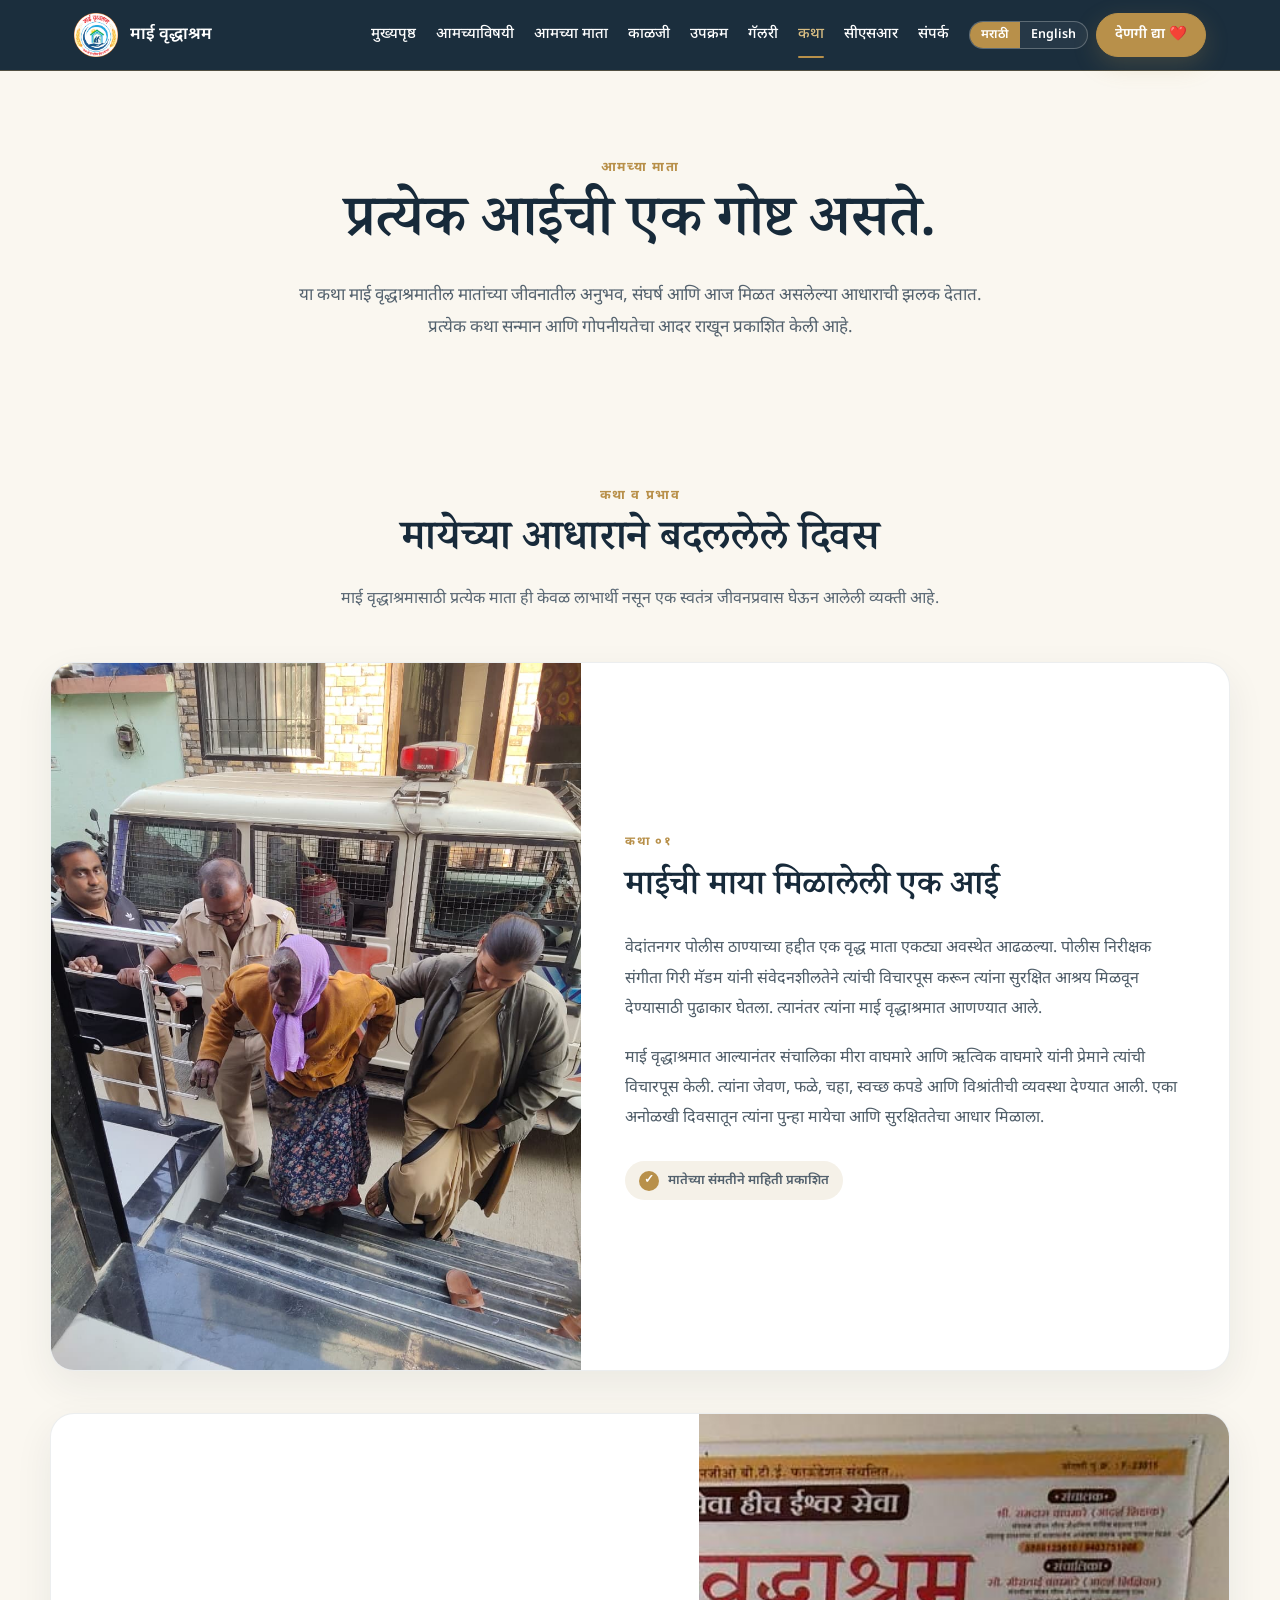
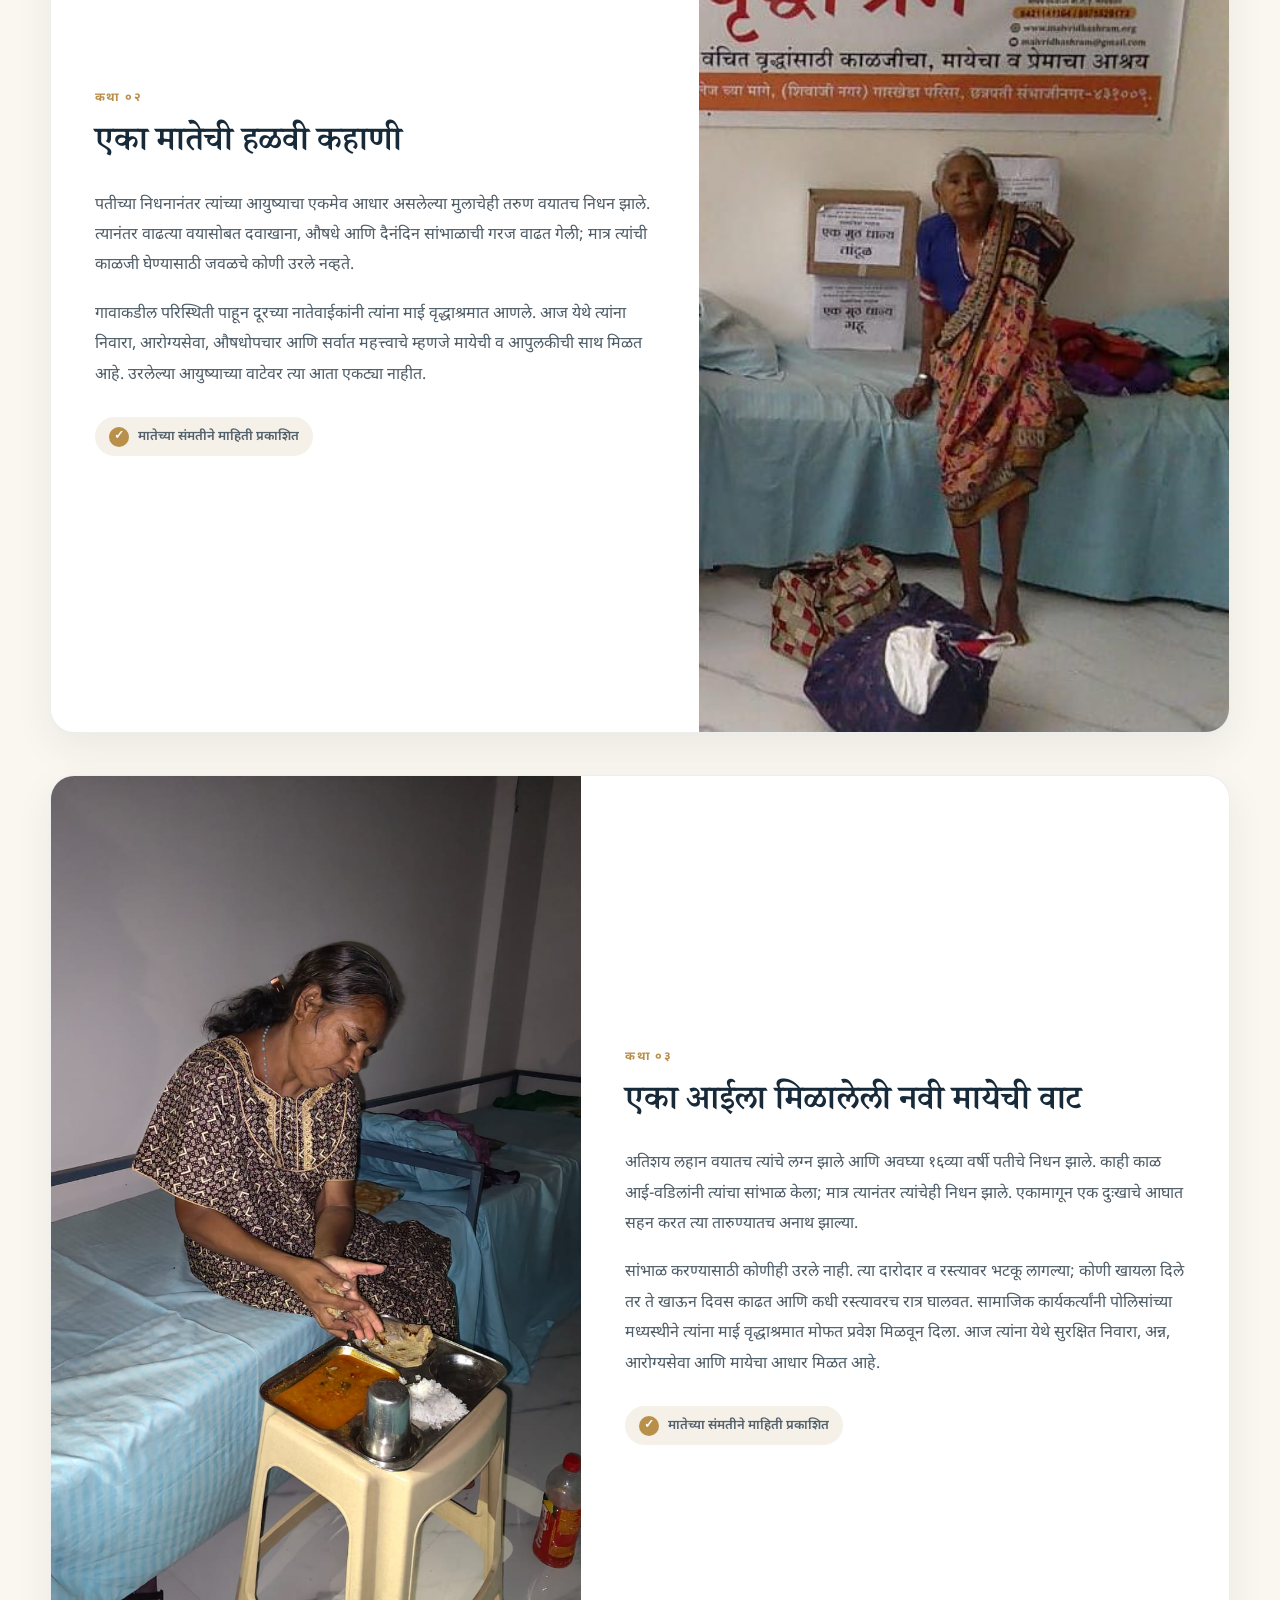
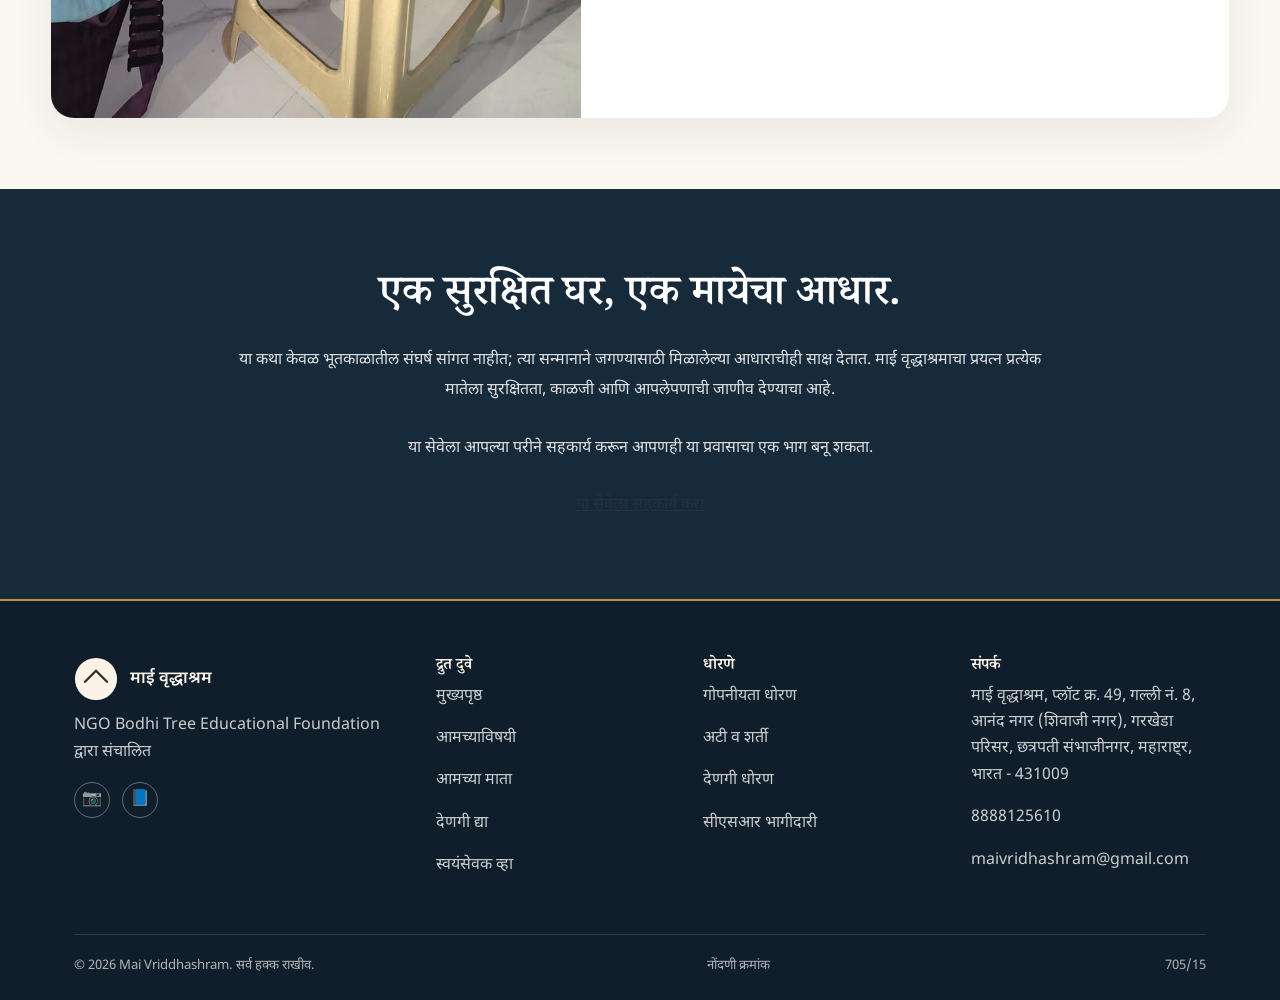
<file: stories.html>
<!DOCTYPE html>
<html lang="mr" data-lang="mr">

<head>

<meta charset="UTF-8">
<meta name="viewport" content="width=device-width, initial-scale=1.0">

<title>कथा व प्रभाव | Stories & Impact — Mai Vriddhashram</title>

<meta
  name="description"
  content="माई वृद्धाश्रमातील मातांच्या वास्तविक कथा — सन्मान, काळजी, सुरक्षितता आणि आपुलकीच्या प्रवासाच्या कथा."
>

<link
  rel="canonical"
  href="https://maivriddhashram.github.io/stories.html"
>

<link rel="preconnect" href="https://fonts.googleapis.com">
<link rel="preconnect" href="https://fonts.gstatic.com" crossorigin>

<link
  href="https://fonts.googleapis.com/css2?family=Fraunces:wght@500;600;700&family=Noto+Serif+Devanagari:wght@600;700&family=Work+Sans:wght@400;500;600;700&family=Noto+Sans+Devanagari:wght@400;500;600&display=swap"
  rel="stylesheet"
>

<link rel="stylesheet" href="css/style.css">


<style>

/* =========================================================
   STORIES PAGE
========================================================= */

.stories-page {
  background: #faf7f0;
}


/* =========================================================
   HERO
========================================================= */

.stories-hero {
  padding: 86px 20px 70px;
  background:
    linear-gradient(
      180deg,
      rgba(250,247,240,0.96),
      rgba(250,247,240,1)
    );
  text-align: center;
}

.stories-hero-inner {
  max-width: 820px;
  margin: 0 auto;
}

.stories-eyebrow {
  margin-bottom: 14px;

  color: #b8904a;

  font-size: 13px;
  font-weight: 700;

  letter-spacing: 0.12em;
  text-transform: uppercase;
}

.stories-hero h1 {
  margin-bottom: 18px;

  color: #172a3a;

  font-family: "Noto Serif Devanagari", serif;
  font-size: clamp(34px, 5vw, 58px);
  line-height: 1.2;
}

.stories-hero-copy {
  max-width: 720px;
  margin: 0 auto;

  color: #53616d;

  font-size: 17px;
  line-height: 1.9;
}


/* =========================================================
   STORY SECTION
========================================================= */

.stories-section {
  padding: 70px 20px;
}

.stories-container {
  max-width: 1180px;
  margin: 0 auto;
}

.stories-heading {
  max-width: 760px;
  margin: 0 auto 48px;

  text-align: center;
}

.stories-label {
  margin-bottom: 10px;

  color: #b8904a;

  font-size: 13px;
  font-weight: 700;

  letter-spacing: 0.12em;
}

.stories-heading h2 {
  margin-bottom: 14px;

  color: #172a3a;

  font-family: "Noto Serif Devanagari", serif;
  font-size: clamp(28px, 4vw, 42px);
  line-height: 1.3;
}

.stories-heading p {
  margin: 0;

  color: #596773;

  line-height: 1.85;
}


/* =========================================================
   STORIES LIST
========================================================= */

.story-list {
  display: flex;
  flex-direction: column;
  gap: 42px;
}


/* =========================================================
   STORY CARD
========================================================= */

.story-card {
  display: grid;
  grid-template-columns: minmax(300px, 0.9fr) minmax(0, 1.1fr);

  overflow: hidden;

  background: #fff;

  border: 1px solid rgba(23,42,58,0.08);
  border-radius: 24px;

  box-shadow: 0 14px 38px rgba(23,42,58,0.07);
}

.story-card:nth-child(even) {
  grid-template-columns: minmax(0, 1.1fr) minmax(300px, 0.9fr);
}

.story-card:nth-child(even) .story-image-wrap {
  order: 2;
}

.story-card:nth-child(even) .story-content {
  order: 1;
}


/* =========================================================
   STORY IMAGE
========================================================= */

.story-image-wrap {
  min-height: 420px;
  background: #e9e4da;
}

.story-image {
  width: 100%;
  height: 100%;

  display: block;

  object-fit: cover;
}


/* =========================================================
   STORY CONTENT
========================================================= */

.story-content {
  padding: 46px 44px;

  display: flex;
  flex-direction: column;
  justify-content: center;
}

.story-number {
  margin-bottom: 12px;

  color: #b8904a;

  font-size: 12px;
  font-weight: 700;

  letter-spacing: 0.12em;
  text-transform: uppercase;
}

.story-content h3 {
  margin: 0 0 22px;

  color: #172a3a;

  font-family: "Noto Serif Devanagari", serif;
  font-size: clamp(25px, 3vw, 34px);
  line-height: 1.4;
}

.story-content p {
  margin: 0 0 18px;

  color: #4f5d68;

  font-size: 16px;
  line-height: 1.9;
}


/* =========================================================
   CONSENT
========================================================= */

.story-consent {
  display: inline-flex;
  align-items: center;
  gap: 9px;

  width: fit-content;

  margin-top: 8px;
  padding: 9px 14px;

  border-radius: 999px;

  background: #f5f1e8;

  color: #53616d;

  font-size: 13px;
  font-weight: 600;
}

.story-consent-icon {
  width: 20px;
  height: 20px;

  display: inline-flex;
  align-items: center;
  justify-content: center;

  border-radius: 50%;

  background: #b8904a;
  color: #fff;

  font-size: 12px;
  font-weight: 700;
}


/* =========================================================
   CLOSING SECTION
========================================================= */

.stories-closing {
  padding: 80px 20px;

  background: #172a3a;

  text-align: center;
}

.stories-closing-inner {
  max-width: 820px;
  margin: 0 auto;
}

.stories-closing h2 {
  margin-bottom: 18px;

  color: #fff;

  font-family: "Noto Serif Devanagari", serif;
  font-size: clamp(28px, 4vw, 42px);
  line-height: 1.4;
}

.stories-closing p {
  margin: 0 auto 28px;

  color: rgba(255,255,255,0.86);

  line-height: 1.9;
}

.stories-closing .premium-btn {
  display: inline-flex;
  align-items: center;
  justify-content: center;

  min-height: 48px;
  padding: 12px 24px;

  border-radius: 999px;

  text-decoration: none;
}


/* =========================================================
   RESPONSIVE
========================================================= */

@media (max-width: 900px) {

  .story-card,
  .story-card:nth-child(even) {
    grid-template-columns: 1fr;
  }

  .story-card:nth-child(even) .story-image-wrap,
  .story-card:nth-child(even) .story-content {
    order: initial;
  }

  .story-image-wrap {
    min-height: 340px;
  }

  .story-content {
    padding: 36px 30px;
  }

}


@media (max-width: 600px) {

  .stories-hero {
    padding: 64px 18px 52px;
  }

  .stories-section {
    padding: 52px 16px;
  }

  .story-list {
    gap: 28px;
  }

  .story-card {
    border-radius: 18px;
  }

  .story-image-wrap {
    min-height: 290px;
  }

  .story-content {
    padding: 28px 22px 30px;
  }

  .story-content h3 {
    margin-bottom: 18px;
  }

  .story-content p {
    font-size: 15px;
    line-height: 1.85;
  }

  .story-consent {
    font-size: 12px;
  }

  .stories-closing {
    padding: 60px 18px;
  }

}

</style>

</head>


<body>


<!-- =====================================================
     HEADER
===================================================== -->

<div id="site-header"></div>


<main id="main" class="stories-page">


<!-- =====================================================
     HERO
===================================================== -->

<section class="stories-hero">

  <div class="stories-hero-inner">

    <div
      class="stories-eyebrow"
      data-mr="आमच्या माता"
      data-en="Our Mothers"
    >
      आमच्या माता
    </div>


    <h1
      data-mr="प्रत्येक आईची एक गोष्ट असते."
      data-en="Every Mother Has a Story."
    >
      प्रत्येक आईची एक गोष्ट असते.
    </h1>


    <p
      class="stories-hero-copy"
      data-mr="या कथा माई वृद्धाश्रमातील मातांच्या जीवनातील अनुभव, संघर्ष आणि आज मिळत असलेल्या आधाराची झलक देतात. प्रत्येक कथा सन्मान आणि गोपनीयतेचा आदर राखून प्रकाशित केली आहे."
      data-en="These stories offer a glimpse into the experiences, struggles and care received by mothers at Mai Vriddhashram. Each story is shared with respect for dignity and privacy."
    >
      या कथा माई वृद्धाश्रमातील मातांच्या जीवनातील अनुभव, संघर्ष आणि आज मिळत असलेल्या आधाराची झलक देतात. प्रत्येक कथा सन्मान आणि गोपनीयतेचा आदर राखून प्रकाशित केली आहे.
    </p>

  </div>

</section>



<!-- =====================================================
     STORIES
===================================================== -->

<section class="stories-section">

  <div class="stories-container">


    <div class="stories-heading reveal">

      <div
        class="stories-label"
        data-mr="कथा व प्रभाव"
        data-en="Stories & Impact"
      >
        कथा व प्रभाव
      </div>


      <h2
        data-mr="मायेच्या आधाराने बदललेले दिवस"
        data-en="Days Changed Through Care and Belonging"
      >
        मायेच्या आधाराने बदललेले दिवस
      </h2>


      <p
        data-mr="माई वृद्धाश्रमासाठी प्रत्येक माता ही केवळ लाभार्थी नसून एक स्वतंत्र जीवनप्रवास घेऊन आलेली व्यक्ती आहे."
        data-en="At Mai Vriddhashram, every mother is not merely a beneficiary, but a person carrying her own life journey."
      >
        माई वृद्धाश्रमासाठी प्रत्येक माता ही केवळ लाभार्थी नसून एक स्वतंत्र जीवनप्रवास घेऊन आलेली व्यक्ती आहे.
      </p>

    </div>



    <div class="story-list">


      <!-- =================================================
           STORY 01
      ================================================== -->

      <article class="story-card reveal">


        <div class="story-image-wrap">

          <img
            class="story-image"
            src="images/mother-01.jpg"
            alt="माई वृद्धाश्रमातील माता"
            loading="lazy"
          >

        </div>


        <div class="story-content">

          <div
            class="story-number"
            data-mr="कथा ०१"
            data-en="Story 01"
          >
            कथा ०१
          </div>


          <h3
            data-mr="माईची माया मिळालेली एक आई"
            data-en="A Mother Who Found Care at Mai"
          >
            माईची माया मिळालेली एक आई
          </h3>


          <p
            data-mr="वेदांतनगर पोलीस ठाण्याच्या हद्दीत एक वृद्ध माता एकट्या अवस्थेत आढळल्या. पोलीस निरीक्षक संगीता गिरी मॅडम यांनी संवेदनशीलतेने त्यांची विचारपूस करून त्यांना सुरक्षित आश्रय मिळवून देण्यासाठी पुढाकार घेतला. त्यानंतर त्यांना माई वृद्धाश्रमात आणण्यात आले."
            data-en="An elderly mother was found alone within the jurisdiction of Vedantnagar Police Station. Police Inspector Sangeeta Giri took compassionate steps to help her receive safe shelter, and she was subsequently brought to Mai Vriddhashram."
          >
            वेदांतनगर पोलीस ठाण्याच्या हद्दीत एक वृद्ध माता एकट्या अवस्थेत आढळल्या. पोलीस निरीक्षक संगीता गिरी मॅडम यांनी संवेदनशीलतेने त्यांची विचारपूस करून त्यांना सुरक्षित आश्रय मिळवून देण्यासाठी पुढाकार घेतला. त्यानंतर त्यांना माई वृद्धाश्रमात आणण्यात आले.
          </p>


          <p
            data-mr="माई वृद्धाश्रमात आल्यानंतर संचालिका मीरा वाघमारे आणि ऋत्विक वाघमारे यांनी प्रेमाने त्यांची विचारपूस केली. त्यांना जेवण, फळे, चहा, स्वच्छ कपडे आणि विश्रांतीची व्यवस्था देण्यात आली. एका अनोळखी दिवसातून त्यांना पुन्हा मायेचा आणि सुरक्षिततेचा आधार मिळाला."
            data-en="At Mai Vriddhashram, Director Meera Waghmare and Rutveek Waghmare welcomed her with care. She was provided food, fruits, tea, clean clothes and a safe place to rest. She found care, dignity and a sense of safety once again."
          >
            माई वृद्धाश्रमात आल्यानंतर संचालिका मीरा वाघमारे आणि ऋत्विक वाघमारे यांनी प्रेमाने त्यांची विचारपूस केली. त्यांना जेवण, फळे, चहा, स्वच्छ कपडे आणि विश्रांतीची व्यवस्था देण्यात आली. एका अनोळखी दिवसातून त्यांना पुन्हा मायेचा आणि सुरक्षिततेचा आधार मिळाला.
          </p>


          <div class="story-consent">

            <span class="story-consent-icon">✓</span>

            <span
              data-mr="मातेच्या संमतीने माहिती प्रकाशित"
              data-en="Published with the mother's consent"
            >
              मातेच्या संमतीने माहिती प्रकाशित
            </span>

          </div>

        </div>

      </article>



      <!-- =================================================
           STORY 02
      ================================================== -->

      <article class="story-card reveal">


        <div class="story-image-wrap">

          <img
            class="story-image"
            src="images/mother-02.jpg"
            alt="माई वृद्धाश्रमातील माता"
            loading="lazy"
          >

        </div>


        <div class="story-content">

          <div
            class="story-number"
            data-mr="कथा ०२"
            data-en="Story 02"
          >
            कथा ०२
          </div>


          <h3
            data-mr="एका मातेची हळवी कहाणी"
            data-en="A Mother's Story"
          >
            एका मातेची हळवी कहाणी
          </h3>


          <p
            data-mr="पतीच्या निधनानंतर त्यांच्या आयुष्याचा एकमेव आधार असलेल्या मुलाचेही तरुण वयातच निधन झाले. त्यानंतर वाढत्या वयासोबत दवाखाना, औषधे आणि दैनंदिन सांभाळाची गरज वाढत गेली; मात्र त्यांची काळजी घेण्यासाठी जवळचे कोणी उरले नव्हते."
            data-en="After her husband passed away, her only source of support, her son, also passed away at a young age. As she grew older, the need for medical care, medicines and daily support increased, but there was no one close to take care of her."
          >
            पतीच्या निधनानंतर त्यांच्या आयुष्याचा एकमेव आधार असलेल्या मुलाचेही तरुण वयातच निधन झाले. त्यानंतर वाढत्या वयासोबत दवाखाना, औषधे आणि दैनंदिन सांभाळाची गरज वाढत गेली; मात्र त्यांची काळजी घेण्यासाठी जवळचे कोणी उरले नव्हते.
          </p>


          <p
            data-mr="गावाकडील परिस्थिती पाहून दूरच्या नातेवाईकांनी त्यांना माई वृद्धाश्रमात आणले. आज येथे त्यांना निवारा, आरोग्यसेवा, औषधोपचार आणि सर्वात महत्त्वाचे म्हणजे मायेची व आपुलकीची साथ मिळत आहे. उरलेल्या आयुष्याच्या वाटेवर त्या आता एकट्या नाहीत."
            data-en="Seeing her circumstances in the village, distant relatives brought her to Mai Vriddhashram. Today, she receives shelter, healthcare, medicines and, most importantly, love and companionship. She is no longer alone on the journey ahead."
          >
            गावाकडील परिस्थिती पाहून दूरच्या नातेवाईकांनी त्यांना माई वृद्धाश्रमात आणले. आज येथे त्यांना निवारा, आरोग्यसेवा, औषधोपचार आणि सर्वात महत्त्वाचे म्हणजे मायेची व आपुलकीची साथ मिळत आहे. उरलेल्या आयुष्याच्या वाटेवर त्या आता एकट्या नाहीत.
          </p>


          <div class="story-consent">

            <span class="story-consent-icon">✓</span>

            <span
              data-mr="मातेच्या संमतीने माहिती प्रकाशित"
              data-en="Published with the mother's consent"
            >
              मातेच्या संमतीने माहिती प्रकाशित
            </span>

          </div>

        </div>

      </article>



      <!-- =================================================
           STORY 03
      ================================================== -->

      <article class="story-card reveal">


        <div class="story-image-wrap">

          <img
            class="story-image"
            src="images/mother-03.jpg"
            alt="माई वृद्धाश्रमातील माता"
            loading="lazy"
          >

        </div>


        <div class="story-content">

          <div
            class="story-number"
            data-mr="कथा ०३"
            data-en="Story 03"
          >
            कथा ०३
          </div>


          <h3
            data-mr="एका आईला मिळालेली नवी मायेची वाट"
            data-en="A Mother Who Found a New Path of Care"
          >
            एका आईला मिळालेली नवी मायेची वाट
          </h3>


          <p
            data-mr="अतिशय लहान वयातच त्यांचे लग्न झाले आणि अवघ्या १६व्या वर्षी पतीचे निधन झाले. काही काळ आई-वडिलांनी त्यांचा सांभाळ केला; मात्र त्यानंतर त्यांचेही निधन झाले. एकामागून एक दुःखाचे आघात सहन करत त्या तारुण्यातच अनाथ झाल्या."
            data-en="She was married at a very young age and lost her husband at just 16. Her parents cared for her for some time, but they too passed away. After facing one loss after another, she was left without family support at a young age."
          >
            अतिशय लहान वयातच त्यांचे लग्न झाले आणि अवघ्या १६व्या वर्षी पतीचे निधन झाले. काही काळ आई-वडिलांनी त्यांचा सांभाळ केला; मात्र त्यानंतर त्यांचेही निधन झाले. एकामागून एक दुःखाचे आघात सहन करत त्या तारुण्यातच अनाथ झाल्या.
          </p>


          <p
            data-mr="सांभाळ करण्यासाठी कोणीही उरले नाही. त्या दारोदार व रस्त्यावर भटकू लागल्या; कोणी खायला दिले तर ते खाऊन दिवस काढत आणि कधी रस्त्यावरच रात्र घालवत. सामाजिक कार्यकर्त्यांनी पोलिसांच्या मध्यस्थीने त्यांना माई वृद्धाश्रमात मोफत प्रवेश मिळवून दिला. आज त्यांना येथे सुरक्षित निवारा, अन्न, आरोग्यसेवा आणि मायेचा आधार मिळत आहे."
            data-en="With no one left to care for her, she began wandering from door to door and on the streets, surviving on whatever food people offered and sometimes sleeping on the roadside. Social workers, with police support, helped her receive free admission to Mai Vriddhashram. Today, she has safe shelter, food, healthcare and the support of care and compassion."
          >
            सांभाळ करण्यासाठी कोणीही उरले नाही. त्या दारोदार व रस्त्यावर भटकू लागल्या; कोणी खायला दिले तर ते खाऊन दिवस काढत आणि कधी रस्त्यावरच रात्र घालवत. सामाजिक कार्यकर्त्यांनी पोलिसांच्या मध्यस्थीने त्यांना माई वृद्धाश्रमात मोफत प्रवेश मिळवून दिला. आज त्यांना येथे सुरक्षित निवारा, अन्न, आरोग्यसेवा आणि मायेचा आधार मिळत आहे.
          </p>


          <div class="story-consent">

            <span class="story-consent-icon">✓</span>

            <span
              data-mr="मातेच्या संमतीने माहिती प्रकाशित"
              data-en="Published with the mother's consent"
            >
              मातेच्या संमतीने माहिती प्रकाशित
            </span>

          </div>

        </div>

      </article>


    </div>

  </div>

</section>



<!-- =====================================================
     CLOSING
===================================================== -->

<section class="stories-closing">

  <div class="stories-closing-inner">


    <h2
      data-mr="एक सुरक्षित घर, एक मायेचा आधार."
      data-en="A Safe Home. A Place of Care."
    >
      एक सुरक्षित घर, एक मायेचा आधार.
    </h2>


    <p
      data-mr="या कथा केवळ भूतकाळातील संघर्ष सांगत नाहीत; त्या सन्मानाने जगण्यासाठी मिळालेल्या आधाराचीही साक्ष देतात. माई वृद्धाश्रमाचा प्रयत्न प्रत्येक मातेला सुरक्षितता, काळजी आणि आपलेपणाची जाणीव देण्याचा आहे."
      data-en="These stories are not only about past struggles; they also reflect the support that helps mothers live with dignity. Mai Vriddhashram strives to provide every mother with safety, care and a sense of belonging."
    >
      या कथा केवळ भूतकाळातील संघर्ष सांगत नाहीत; त्या सन्मानाने जगण्यासाठी मिळालेल्या आधाराचीही साक्ष देतात. माई वृद्धाश्रमाचा प्रयत्न प्रत्येक मातेला सुरक्षितता, काळजी आणि आपलेपणाची जाणीव देण्याचा आहे.
    </p>


 <div class="stories-cta">

  <p
    data-mr="या सेवेला आपल्या परीने सहकार्य करून आपणही या प्रवासाचा एक भाग बनू शकता."
    data-en="You can become part of this journey by supporting the work in a way that is meaningful to you."
  >
    या सेवेला आपल्या परीने सहकार्य करून आपणही या प्रवासाचा एक भाग बनू शकता.
  </p>

  <a
    href="donate.html"
    class="premium-button premium-btn-gold"
    data-mr="या सेवेला सहकार्य करा"
    data-en="Support the Care"
    aria-label="या सेवेला सहकार्य करा"
  >
    या सेवेला सहकार्य करा
  </a>

</div>

  </div>

</section>


</main>

<!-- =====================================================
     FOOTER
===================================================== -->

<div id="site-footer"></div>


<script src="config.js"></script>
<script src="js/common.js"></script>
<script src="js/main.js"></script>

</body>
</html>
</file>
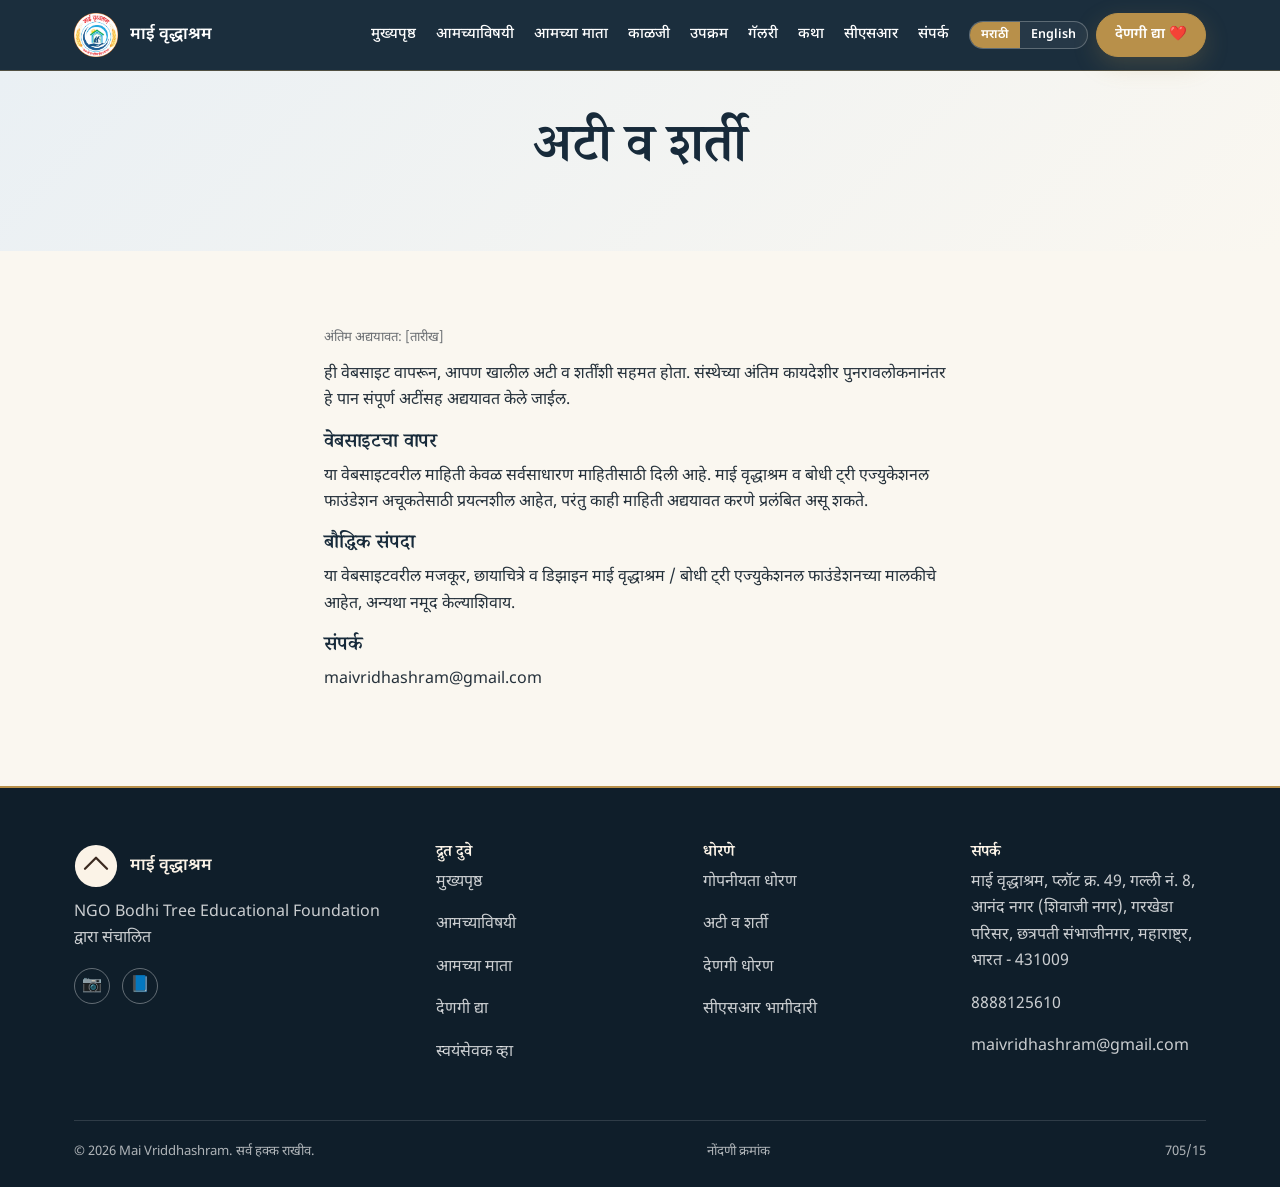
<file: terms.html>
<!DOCTYPE html>
<html lang="mr" data-lang="mr">
<head>
<meta charset="UTF-8">
<meta name="viewport" content="width=device-width, initial-scale=1.0">
<title>अटी व शर्ती | Terms & Conditions — Mai Vriddhashram</title>
<meta name="description" content="माई वृद्धाश्रम वेबसाइट वापराच्या अटी व शर्ती.">
<link rel="canonical" href="[VERIFIED CANONICAL URL]/terms.html">
<link rel="preconnect" href="https://fonts.googleapis.com">
<link href="https://fonts.googleapis.com/css2?family=Fraunces:wght@500;600;700&family=Noto+Serif+Devanagari:wght@600;700&family=Work+Sans:wght@400;500;600;700&family=Noto+Sans+Devanagari:wght@400;500;600&display=swap" rel="stylesheet">
<link rel="stylesheet" href="css/style.css">
</head>
<body>
<div id="site-header"></div>
<main id="main">
  <section class="page-hero">
    <div class="container">
      <h1 data-mr="अटी व शर्ती" data-en="Terms & Conditions">अटी व शर्ती</h1>
    </div>
  </section>
  <section class="section">
    <div class="container max-w-prose">
      <p class="form-note" data-mr="अंतिम अद्ययावत: [तारीख]" data-en="Last updated: [DATE]">अंतिम अद्ययावत: [तारीख]</p>
      <p data-mr="ही वेबसाइट वापरून, आपण खालील अटी व शर्तींशी सहमत होता. संस्थेच्या अंतिम कायदेशीर पुनरावलोकनानंतर हे पान संपूर्ण अटींसह अद्ययावत केले जाईल." data-en="By using this website, you agree to the following terms and conditions. This page will be updated with the complete terms following the organization's final legal review.">ही वेबसाइट वापरून, आपण खालील अटी व शर्तींशी सहमत होता. संस्थेच्या अंतिम कायदेशीर पुनरावलोकनानंतर हे पान संपूर्ण अटींसह अद्ययावत केले जाईल.</p>
      <h3 data-mr="वेबसाइटचा वापर" data-en="Use of the Website">वेबसाइटचा वापर</h3>
      <p data-mr="या वेबसाइटवरील माहिती केवळ सर्वसाधारण माहितीसाठी दिली आहे. माई वृद्धाश्रम व बोधी ट्री एज्युकेशनल फाउंडेशन अचूकतेसाठी प्रयत्नशील आहेत, परंतु काही माहिती अद्ययावत करणे प्रलंबित असू शकते." data-en="Information on this website is provided for general informational purposes. Mai Vriddhashram and Bodhi Tree Educational Foundation strive for accuracy, though some information may be pending verification or update.">या वेबसाइटवरील माहिती केवळ सर्वसाधारण माहितीसाठी दिली आहे. माई वृद्धाश्रम व बोधी ट्री एज्युकेशनल फाउंडेशन अचूकतेसाठी प्रयत्नशील आहेत, परंतु काही माहिती अद्ययावत करणे प्रलंबित असू शकते.</p>
      <h3 data-mr="बौद्धिक संपदा" data-en="Intellectual Property">बौद्धिक संपदा</h3>
      <p data-mr="या वेबसाइटवरील मजकूर, छायाचित्रे व डिझाइन माई वृद्धाश्रम / बोधी ट्री एज्युकेशनल फाउंडेशनच्या मालकीचे आहेत, अन्यथा नमूद केल्याशिवाय." data-en="Content, photographs and design on this website belong to Mai Vriddhashram / Bodhi Tree Educational Foundation unless otherwise stated.">या वेबसाइटवरील मजकूर, छायाचित्रे व डिझाइन माई वृद्धाश्रम / बोधी ट्री एज्युकेशनल फाउंडेशनच्या मालकीचे आहेत, अन्यथा नमूद केल्याशिवाय.</p>
      <h3 data-mr="संपर्क" data-en="Contact">संपर्क</h3>
      <p id="tEmail"></p>
    </div>
  </section>
</main>
<div id="site-footer"></div>
<script src="config.js"></script>
<script src="js/common.js"></script>
<script src="js/main.js"></script>
<script>document.addEventListener("DOMContentLoaded",()=>{document.getElementById("tEmail").textContent = SITE_CONFIG.email;});</script>
</body>
</html>
</file>
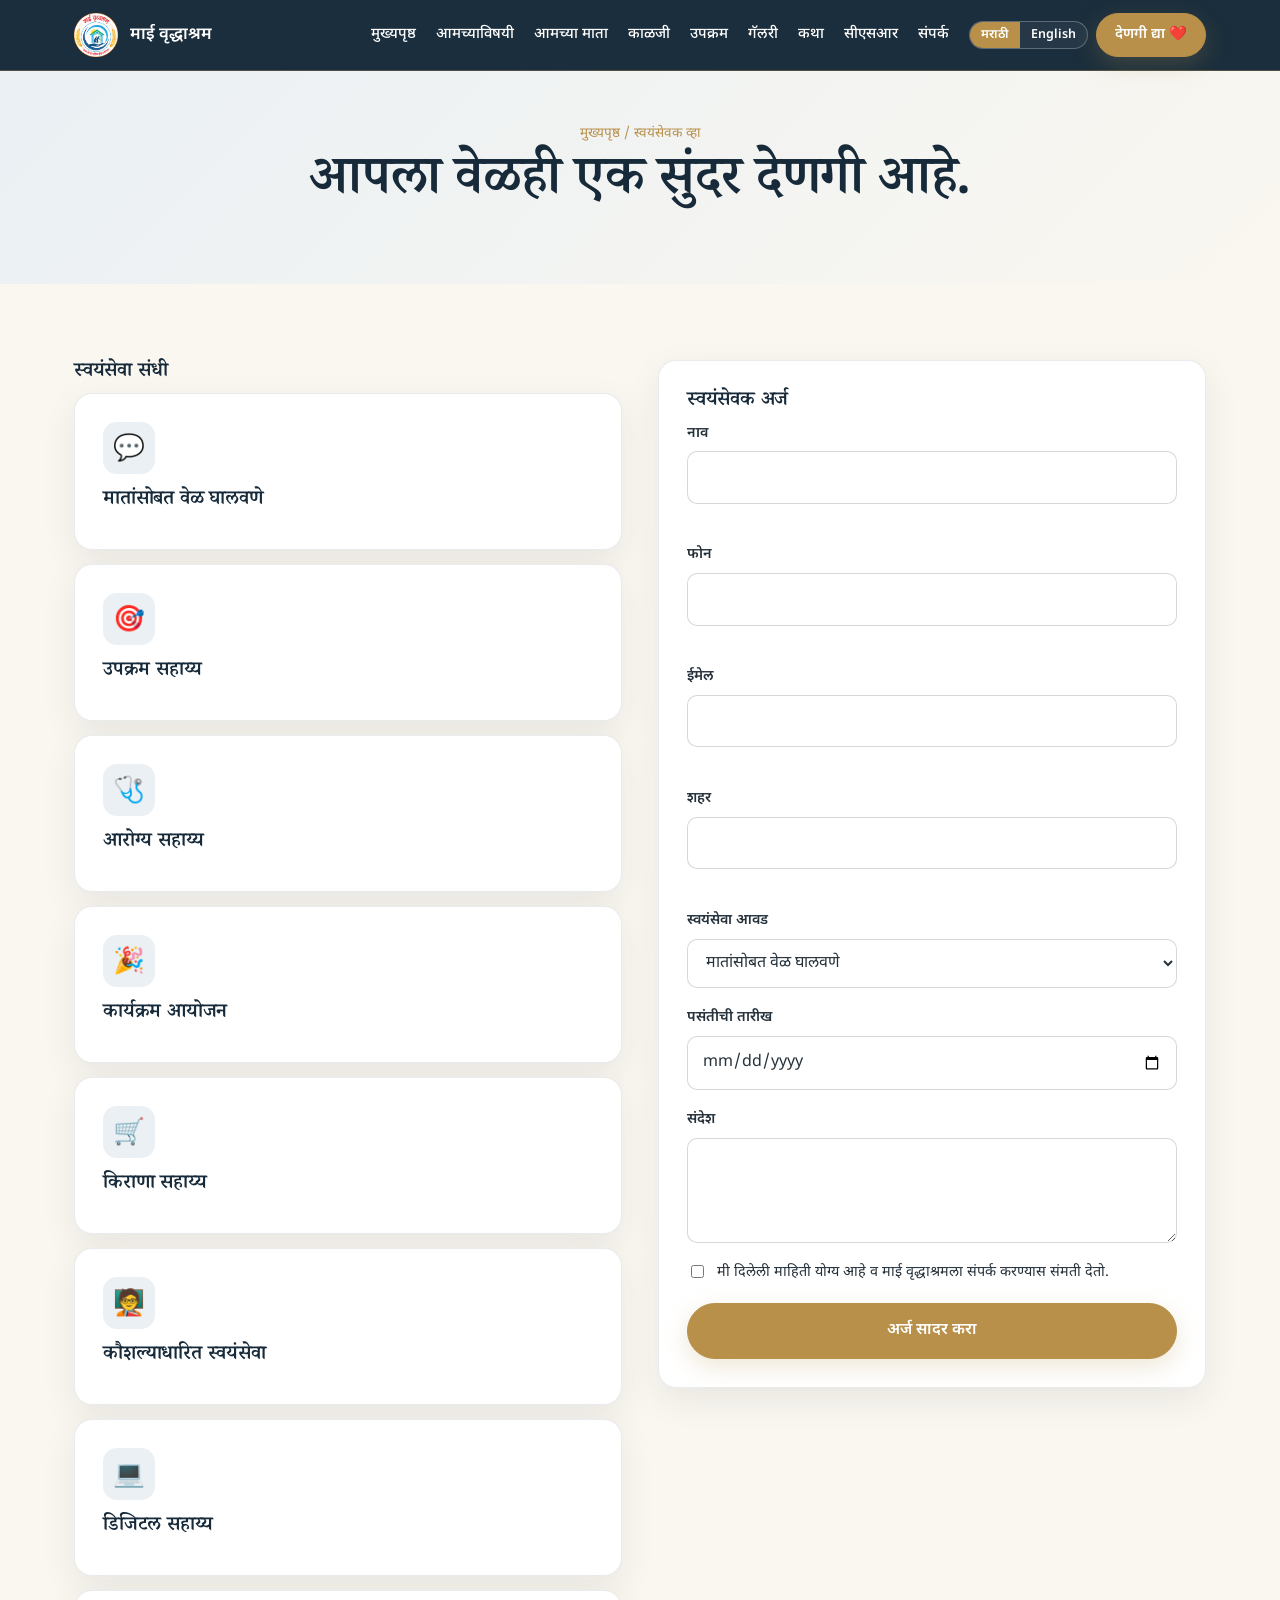
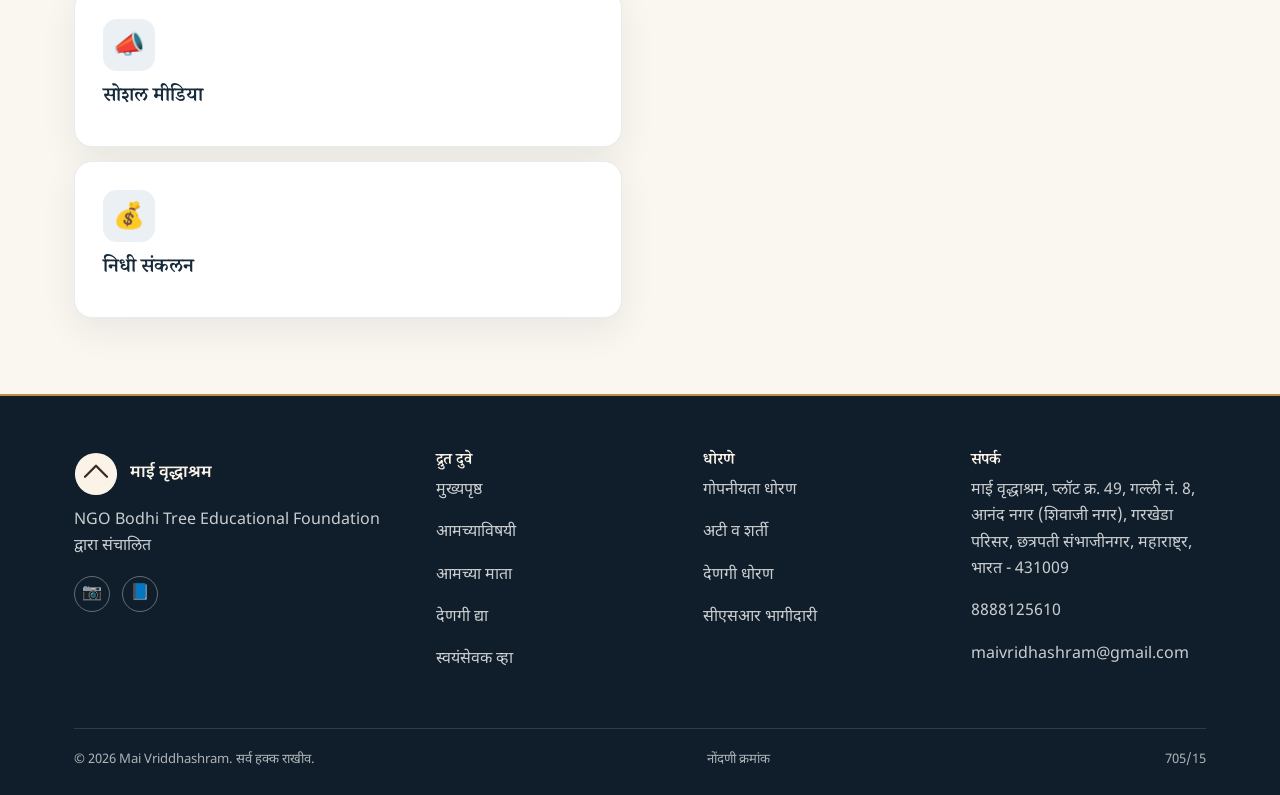
<file: volunteer.html>
<!DOCTYPE html>
<html lang="mr" data-lang="mr">
<head>
<meta charset="UTF-8">
<meta name="viewport" content="width=device-width, initial-scale=1.0">
<title>स्वयंसेवक व्हा | Volunteer — Mai Vriddhashram</title>
<meta name="description" content="माई वृद्धाश्रम येथे स्वयंसेवक म्हणून सहभागी व्हा — मातांसोबत वेळ घालवा, उपक्रमांना मदत करा किंवा तुमच्या कौशल्याने योगदान द्या.">
<link rel="canonical" href="[VERIFIED CANONICAL URL]/volunteer.html">
<link rel="preconnect" href="https://fonts.googleapis.com">
<link href="https://fonts.googleapis.com/css2?family=Fraunces:wght@500;600;700&family=Noto+Serif+Devanagari:wght@600;700&family=Work+Sans:wght@400;500;600;700&family=Noto+Sans+Devanagari:wght@400;500;600&display=swap" rel="stylesheet">
<link rel="stylesheet" href="css/style.css">
</head>
<body>
<div id="site-header"></div>
<main id="main">
  <section class="page-hero">
    <div class="container">
      <p class="breadcrumbs" data-mr="मुख्यपृष्ठ / स्वयंसेवक व्हा" data-en="Home / Volunteer">मुख्यपृष्ठ / स्वयंसेवक व्हा</p>
      <h1 data-mr="आपला वेळही एक सुंदर देणगी आहे." data-en="Your time can be a beautiful gift.">आपला वेळही एक सुंदर देणगी आहे.</h1>
    </div>
  </section>

  <section class="section">
    <div class="container grid grid-2" style="align-items:start; gap:36px;">
      <div class="reveal">
        <h3 data-mr="स्वयंसेवा संधी" data-en="Volunteer Opportunities">स्वयंसेवा संधी</h3>
        <div class="grid" style="gap:14px;">
          <div class="card"><div class="icon-badge">💬</div><h3 data-mr="मातांसोबत वेळ घालवणे" data-en="Spend time with mothers">मातांसोबत वेळ घालवणे</h3></div>
          <div class="card"><div class="icon-badge">🎯</div><h3 data-mr="उपक्रम सहाय्य" data-en="Activity support">उपक्रम सहाय्य</h3></div>
          <div class="card"><div class="icon-badge">🩺</div><h3 data-mr="आरोग्य सहाय्य" data-en="Health support">आरोग्य सहाय्य</h3></div>
          <div class="card"><div class="icon-badge">🎉</div><h3 data-mr="कार्यक्रम आयोजन" data-en="Events">कार्यक्रम आयोजन</h3></div>
          <div class="card"><div class="icon-badge">🛒</div><h3 data-mr="किराणा सहाय्य" data-en="Grocery support">किराणा सहाय्य</h3></div>
          <div class="card"><div class="icon-badge">🧑‍🏫</div><h3 data-mr="कौशल्याधारित स्वयंसेवा" data-en="Skill-based volunteering">कौशल्याधारित स्वयंसेवा</h3></div>
          <div class="card"><div class="icon-badge">💻</div><h3 data-mr="डिजिटल सहाय्य" data-en="Digital support">डिजिटल सहाय्य</h3></div>
          <div class="card"><div class="icon-badge">📣</div><h3 data-mr="सोशल मीडिया" data-en="Social media">सोशल मीडिया</h3></div>
          <div class="card"><div class="icon-badge">💰</div><h3 data-mr="निधी संकलन" data-en="Fundraising">निधी संकलन</h3></div>
        </div>
      </div>

      <div class="card reveal">
        <h3 data-mr="स्वयंसेवक अर्ज" data-en="Volunteer Form">स्वयंसेवक अर्ज</h3>
        <form id="volunteerForm" novalidate>
          <div class="form-field">
            <label for="vName" data-mr="नाव" data-en="Name"><span data-mr="नाव" data-en="Name">नाव</span> <span class="req">*</span></label>
            <input type="text" id="vName" name="name" required>
            <span class="form-error"></span>
          </div>
          <div class="form-field">
            <label for="vPhone" data-mr="फोन" data-en="Phone"><span data-mr="फोन" data-en="Phone">फोन</span> <span class="req">*</span></label>
            <input type="tel" id="vPhone" name="phone" required>
            <span class="form-error"></span>
          </div>
          <div class="form-field">
            <label for="vEmail" data-mr="ईमेल" data-en="Email"><span data-mr="ईमेल" data-en="Email">ईमेल</span> <span class="req">*</span></label>
            <input type="email" id="vEmail" name="email" required>
            <span class="form-error"></span>
          </div>
          <div class="form-field">
            <label for="vCity" data-mr="शहर" data-en="City">शहर <span class="req">*</span></label>
            <input type="text" id="vCity" name="city" required>
            <span class="form-error"></span>
          </div>
          <div class="form-field">
            <label for="vInterest" data-mr="स्वयंसेवा आवड" data-en="Volunteer Interest">स्वयंसेवा आवड</label>
            <select id="vInterest" name="interest">
              <option data-mr="मातांसोबत वेळ घालवणे" data-en="Spend time with mothers">मातांसोबत वेळ घालवणे</option>
              <option data-mr="उपक्रम सहाय्य" data-en="Activity support">उपक्रम सहाय्य</option>
              <option data-mr="आरोग्य सहाय्य" data-en="Health support">आरोग्य सहाय्य</option>
              <option data-mr="कौशल्याधारित स्वयंसेवा" data-en="Skill-based volunteering">कौशल्याधारित स्वयंसेवा</option>
              <option data-mr="निधी संकलन" data-en="Fundraising">निधी संकलन</option>
            </select>
          </div>
          <div class="form-field">
            <label for="vDate" data-mr="पसंतीची तारीख" data-en="Preferred Date">पसंतीची तारीख</label>
            <input type="date" id="vDate" name="date">
          </div>
          <div class="form-field">
            <label for="vMessage" data-mr="संदेश" data-en="Message">संदेश</label>
            <textarea id="vMessage" name="message" rows="3"></textarea>
          </div>
          <div class="form-field" style="flex-direction:row; align-items:flex-start; gap:10px;">
            <input type="checkbox" id="vConsent" name="consent" required style="width:auto; margin-top:4px;">
            <label for="vConsent" style="font-weight:400;" data-mr="मी दिलेली माहिती योग्य आहे व माई वृद्धाश्रमला संपर्क करण्यास संमती देतो." data-en="I confirm the information given is accurate and consent to being contacted by Mai Vriddhashram.">मी दिलेली माहिती योग्य आहे व माई वृद्धाश्रमला संपर्क करण्यास संमती देतो.</label>
          </div>
          <button type="submit" class="btn btn-primary" style="width:100%;" data-mr="अर्ज सादर करा" data-en="Submit Application">अर्ज सादर करा</button>
          <div class="form-success" data-mr="माई वृद्धाश्रमला मदत करण्याच्या आपल्या इच्छेबद्दल धन्यवाद. आमची टीम लवकरच आपल्याशी संपर्क साधेल." data-en="Thank you for your interest in supporting Mai Vriddhashram. Our team will contact you.">माई वृद्धाश्रमला मदत करण्याच्या आपल्या इच्छेबद्दल धन्यवाद. आमची टीम लवकरच आपल्याशी संपर्क साधेल.</div>
        </form>
      </div>
    </div>
  </section>
</main>
<div id="site-footer"></div>
<script src="config.js"></script>
<script src="js/common.js"></script>
<script src="js/main.js"></script>

<script>
document.addEventListener("DOMContentLoaded", function () {

  const form = document.getElementById("volunteerForm");

  if (!form) return;

  form.addEventListener("submit", async function (event) {
    event.preventDefault();

    const success = form.querySelector(".form-success");

    const data = {
      inquiry_type: "volunteer",
      name: document.getElementById("vName").value.trim(),
      phone: document.getElementById("vPhone").value.trim(),
      email: document.getElementById("vEmail").value.trim(),
      city: document.getElementById("vCity").value.trim(),
      interest: document.getElementById("vInterest").value,
      preferred_date: document.getElementById("vDate").value,
      message: document.getElementById("vMessage").value.trim()
    };

    if (!data.name || !data.phone || !data.email || !data.city) {
      alert("कृपया आवश्यक माहिती पूर्ण भरा.");
      return;
    }

    if (!document.getElementById("vConsent").checked) {
      alert("कृपया संमती द्या.");
      return;
    }

    const submitButton = form.querySelector('button[type="submit"]');
    submitButton.disabled = true;
    submitButton.textContent = "पाठवत आहे...";

    try {

      await fetch(
        "https://script.google.com/macros/s/AKfycbwL5sEJ3qVTuvztFihOKC5N6N1aEgubBYC51P_MN44xAsavgXsnW1hsrtgXaCD6Y5Ib/exec",
        {
          method: "POST",
          mode: "no-cors",
          headers: {
            "Content-Type": "text/plain;charset=utf-8"
          },
          body: JSON.stringify(data)
        }
      );

      form.reset();

      if (success) {
        success.style.display = "block";
      }

      submitButton.disabled = false;
      submitButton.textContent = "अर्ज सादर करा";

    } catch (error) {

      console.error(error);

      alert("फॉर्म पाठवताना समस्या आली. कृपया पुन्हा प्रयत्न करा.");

      submitButton.disabled = false;
      submitButton.textContent = "अर्ज सादर करा";
    }

  });

});
</script>

</body>
</html>
</file>
<file: css/style.css>
/* ============================================================
   MAI VRIDDHASHRAM — COMPLETE RESPONSIVE DESIGN SYSTEM
   Premium Navy + Antique Gold Theme
   PC + Tablet + Mobile
   ============================================================ */

:root{
  /* Original palette */
  --ivory:#FBF3E7;
  --ivory-deep:#F3E7D4;
  --brown-deep:#3B2A20;
  --brown-text:#2A2019;
  --gold:#C8963E;
  --gold-soft:#E7C88A;
  --sage:#6E8F6C;
  --cta:#7A3B2E;
  --cta-hover:#61281E;
  --white:#FFFDF9;
  --line:rgba(59,42,32,0.14);

  /* Premium palette */
  --premium-navy:#172A3A;
  --premium-navy-dark:#0F1E2A;
  --premium-navy-soft:#EAF0F4;
  --premium-gold:#B8904A;
  --premium-gold-light:#D8BD83;
  --premium-cream:#FAF7F0;
  --premium-white:#FFFFFF;

  /* Layout */
  --shadow:0 10px 30px rgba(23,42,58,0.10);
  --radius:18px;
  --radius-sm:10px;
  --maxw:1180px;
}


/* ============================================================
   RESET
   ============================================================ */

*,
*::before,
*::after{
  box-sizing:border-box;
}

html{
  scroll-behavior:smooth;
  overflow-x:hidden;
}

body{
  margin:0;
  padding:0;
  background:var(--premium-cream);
  color:#25313B;
  font-family:'Noto Sans Devanagari',sans-serif;
  line-height:1.65;
  -webkit-font-smoothing:antialiased;
  overflow-x:hidden;
}

[lang-mr],
html[data-lang="mr"] body{
  font-family:'Noto Sans Devanagari','Work Sans',sans-serif;
}

img{
  max-width:100%;
  display:block;
}

svg{
  max-width:100%;
}

a{
  color:inherit;
}

button,
input,
textarea,
select{
  font:inherit;
}


/* ============================================================
   TYPOGRAPHY
   ============================================================ */

h1,
h2,
h3,
h4,
.font-display{
  font-family:'Fraunces','Noto Serif Devanagari',serif;
  font-weight:600;
  letter-spacing:-0.01em;
}

html[data-lang="mr"] h1,
html[data-lang="mr"] h2,
html[data-lang="mr"] h3,
html[data-lang="mr"] h4,
html[data-lang="mr"] .font-display{
  font-family:'Noto Serif Devanagari','Fraunces',serif;
}

h1{
  font-size:clamp(2.1rem,4.6vw,3.4rem);
  line-height:1.12;
  margin:0 0 .5em;
}

h2{
  font-size:clamp(1.6rem,3.2vw,2.3rem);
  line-height:1.2;
  margin:0 0 .4em;
}

h3{
  font-size:1.25rem;
  line-height:1.3;
  margin:0 0 .35em;
}

h4{
  margin:0 0 .35em;
}

p{
  margin:0 0 1em;
}


/* ============================================================
   CONTAINER
   ============================================================ */

.container{
  width:100%;
  max-width:var(--maxw);
  margin:0 auto;
  padding-left:24px;
  padding-right:24px;
}


/* ============================================================
   COMMON SECTIONS
   ============================================================ */

.eyebrow{
  display:inline-block;
  font-size:.78rem;
  letter-spacing:.14em;
  text-transform:uppercase;
  color:var(--premium-gold);
  font-weight:600;
  margin-bottom:.6em;
}

.section{
  padding:76px 0;
}

.section-tight{
  padding:48px 0;
}

.section-alt{
  background:var(--premium-white);
}

.section-deep{
  background:var(--premium-navy);
  color:#FFFFFF;
}

.section-deep .eyebrow{
  color:var(--premium-gold-light);
}


/* ============================================================
   ROOFLINE
   ============================================================ */

.roofline{
  width:100%;
  height:34px;
  display:block;
}

.roofline svg{
  width:100%;
  height:100%;
  display:block;
}


/* ============================================================
   BUTTONS
   ============================================================ */

.btn{
  display:inline-flex;
  align-items:center;
  justify-content:center;
  gap:.5em;

  padding:14px 26px;

  border-radius:999px;
  border:1.5px solid transparent;

  font-weight:600;
  font-size:1rem;

  text-decoration:none;
  cursor:pointer;

  transition:
    transform .15s ease,
    box-shadow .15s ease,
    background .15s ease,
    color .15s ease,
    border-color .15s ease;
}

.btn:focus-visible{
  outline:3px solid var(--premium-gold);
  outline-offset:2px;
}

.btn-primary,
.btn-donate,
button.primary{
  background:var(--premium-gold);
  color:#FFFFFF;
  border-color:var(--premium-gold);
  box-shadow:0 8px 24px rgba(184,144,74,.22);
}

.btn-primary:hover,
.btn-donate:hover,
button.primary:hover{
  background:#A27D3F;
  border-color:#A27D3F;
  transform:translateY(-2px);
}

.btn-outline{
  background:transparent;
  border-color:var(--premium-navy);
  color:var(--premium-navy);
}

.btn-outline:hover{
  background:var(--premium-navy);
  color:#FFFFFF;
}

.btn-outline-light{
  background:transparent;
  border-color:#FFFFFF;
  color:#FFFFFF;
}

.btn-outline-light:hover{
  background:#FFFFFF;
  color:var(--premium-navy);
}

.btn-gold{
  background:var(--premium-gold);
  color:#FFFFFF;
}

.btn-gold:hover{
  background:#A27D3F;
}

.btn-secondary{
  background:transparent;
  color:var(--premium-navy);
  border:1px solid var(--premium-navy);
}

.btn-sm{
  padding:9px 18px;
  font-size:.9rem;
}


/* ============================================================
   CARDS
   ============================================================ */

.card,
.info-card,
.story-card,
.facility-card,
.mother-card,
.stat-card{
  background:var(--premium-white);
  border:1px solid rgba(23,42,58,.09);
  border-radius:var(--radius);
  box-shadow:0 12px 35px rgba(23,42,58,.08);
}

.card{
  padding:28px;
}

.card:hover,
.info-card:hover,
.story-card:hover,
.facility-card:hover,
.mother-card:hover{
  border-color:rgba(184,144,74,.45);
  box-shadow:0 18px 42px rgba(23,42,58,.13);
  transform:translateY(-4px);
  transition:.2s ease;
}

/* ============================================================
   MOTHERS — PREMIUM STORY CARDS
============================================================ */

.mother-card{
  position:relative;

  overflow:hidden;

  background:var(--premium-white);

  border:1px solid rgba(23,42,58,.09);

  border-radius:var(--radius);

  box-shadow:
    0 12px 35px rgba(23,42,58,.08);

  transition:
    transform .25s ease,
    box-shadow .25s ease,
    border-color .25s ease;
}

.mother-card:hover{
  transform:translateY(-5px);

  border-color:rgba(184,144,74,.45);

  box-shadow:
    0 20px 45px rgba(23,42,58,.13);
}


/* Mother photo / placeholder area */

.mother-card .hero-media{
  width:100%;

  aspect-ratio:1/1;

  margin:0 0 0 0;

  border-radius:0;

  overflow:hidden;

  background:var(--premium-navy-soft);

  box-shadow:none;
}


/* Placeholder */

.mother-card .placeholder-media{
  width:100%;
  height:100%;

  min-height:260px;

  background:
    linear-gradient(
      145deg,
      var(--premium-navy-soft),
      #F7F3EA
    );

  color:var(--premium-navy);

  display:flex;

  flex-direction:column;

  align-items:center;
  justify-content:center;

  gap:14px;

  padding:28px;

  text-align:center;
}

.mother-card .placeholder-media svg{
  width:58px;
  height:58px;

  opacity:.45;

  color:var(--premium-navy);
}


/* Consent badge */

.mother-card .placeholder-tag{
  display:inline-flex;

  align-items:center;
  justify-content:center;

  margin:0;

  padding:6px 12px;

  border-radius:999px;

  background:rgba(184,144,74,.10);

  border:1px solid rgba(184,144,74,.35);

  color:#80652F;

  font-size:.72rem;

  font-weight:600;

  letter-spacing:.01em;
}


/* Mother content */

.mother-card h3{
  margin:0 0 8px;

  color:var(--premium-navy);

  font-family:
    'Noto Serif Devanagari',
    'Fraunces',
    serif;

  font-size:1.28rem;

  line-height:1.35;
}

.mother-card .form-note{
  margin:0 0 8px;

  color:#69727A;

  font-size:.88rem;

  line-height:1.7;
}


/* Content spacing */

.mother-card .text-center,
.mother-card > div:last-child{
  text-align:center;
}


/* ============================================================
   MOTHER CARD — MOBILE
============================================================ */

@media(max-width:600px){

  .mother-card .hero-media{
    aspect-ratio:1/1;
  }

  .mother-card .placeholder-media{
    min-height:240px;

    padding:22px;
  }

  .mother-card .placeholder-media svg{
    width:52px;
    height:52px;
  }

  .mother-card h3{
    font-size:1.18rem;
  }

  .mother-card .form-note{
    font-size:.84rem;
  }
}


/* ============================================================
   HOME PAGE MOTHER CARDS
============================================================ */

.mothers-grid{
  display:grid;

  grid-template-columns:
    repeat(3,minmax(0,1fr));

  gap:24px;

  margin-top:38px;
}

.mothers-grid .mother-card{
  min-width:0;
}


/* Home page image placeholder */

.mothers-grid .mother-image{
  position:relative;

  width:100%;

  aspect-ratio:4/5;

  overflow:hidden;

  background:
    linear-gradient(
      145deg,
      var(--premium-navy-soft),
      #F7F3EA
    );

  display:flex;

  align-items:center;
  justify-content:center;

  text-align:center;
}

.mothers-grid .mother-image::before{
  content:"";

  width:58px;
  height:58px;

  border-radius:50%;

  border:1px solid rgba(23,42,58,.18);

  background:rgba(255,255,255,.45);

  position:absolute;
}

.mothers-grid .mother-image span{
  position:relative;
  z-index:2;

  margin-top:92px;

  padding:6px 12px;

  border-radius:999px;

  background:rgba(255,255,255,.78);

  border:1px solid rgba(184,144,74,.35);

  color:#80652F;

  font-size:.72rem;

  font-weight:600;
}


/* Home page card content */

.mothers-grid .mother-content{
  padding:24px 22px 26px;

  text-align:center;
}

.mothers-grid .mother-content h3{
  margin:0 0 8px;

  color:var(--premium-navy);

  font-family:
    'Noto Serif Devanagari',
    'Fraunces',
    serif;
}

.mothers-grid .mother-content p{
  margin:0;

  color:#69727A;

  font-size:.88rem;

  line-height:1.7;
}


/* ============================================================
   MOTHER GRID — RESPONSIVE
============================================================ */

@media(max-width:900px){

  .mothers-grid{
    grid-template-columns:
      repeat(2,minmax(0,1fr));

    gap:20px;
  }
}

@media(max-width:600px){

  .mothers-grid{
    grid-template-columns:1fr;

    gap:18px;

    margin-top:30px;
  }

  .mothers-grid .mother-image{
    aspect-ratio:4/3;
  }

  .mothers-grid .mother-content{
    padding:20px 18px 22px;
  }
}
/* ============================================================
   GRID
   ============================================================ */

.grid{
  display:grid;
  gap:24px;
}

.grid-2{
  grid-template-columns:repeat(2,minmax(0,1fr));
}

.grid-3{
  grid-template-columns:repeat(3,minmax(0,1fr));
}

.grid-4{
  grid-template-columns:repeat(4,minmax(0,1fr));
}

@media(max-width:900px){

  .grid-4{
    grid-template-columns:repeat(2,minmax(0,1fr));
  }

  .grid-3{
    grid-template-columns:repeat(2,minmax(0,1fr));
  }
}

@media(max-width:600px){

  .grid-2,
  .grid-3,
  .grid-4{
    grid-template-columns:1fr;
  }
}


/* ============================================================
   HEADER — FULL RESPONSIVE VERSION
   ============================================================ */

header.site-header,
.site-header{
  position:sticky;
  top:0;
  left:0;
  width:100%;
  z-index:1000;

  background:rgba(23,42,58,.98);
  border-bottom:1px solid rgba(184,144,74,.35);

  backdrop-filter:blur(10px);
  -webkit-backdrop-filter:blur(10px);

  overflow:visible;
}


/* Header inner */

.header-inner{
  width:100%;
  max-width:var(--maxw);
  min-height:70px;

  margin:0 auto;
  padding:10px 24px;

  display:flex;
  align-items:center;

  gap:20px;

  overflow:visible;
}


/* ============================================================
   BRAND / LOGO
   ============================================================ */

.brand{
  display:flex;
  align-items:center;

  gap:12px;

  min-width:0;
  flex:1 1 auto;

  color:#FFFFFF;
  text-decoration:none;

  overflow:visible;
}


/* Logo container */

.brand-mark{
  width:44px;
  height:44px;

  min-width:44px;
  min-height:44px;

  flex:0 0 44px;

  display:flex;
  align-items:center;
  justify-content:center;

  overflow:visible;

  object-fit:contain;
}


/* If logo is img */

.brand-mark img{
  width:100%;
  height:100%;

  max-width:100%;
  max-height:100%;

  object-fit:contain;

  display:block;
}


/* If logo is SVG */

.brand-mark svg{
  width:100%;
  height:100%;

  max-width:100%;
  max-height:100%;

  display:block;
}


/* Brand name */

.brand-name{
  min-width:0;

  color:#FFFFFF;

  font-family:'Noto Serif Devanagari','Fraunces',serif;

  font-size:1.05rem;
  font-weight:600;

  line-height:1.2;

  white-space:normal;

  overflow-wrap:anywhere;
}


/* Brand subtitle */

.brand-name small{
  display:block;
  margin-top:2px;
  color:var(--premium-gold-light);

  font-family:'Noto Sans Devanagari', sans-serif;
  font-size:.72rem;
  font-weight:500;
  line-height:1.4;
  letter-spacing:0;
  word-spacing:0;

  white-space:normal;
  overflow-wrap:normal;
  word-break:normal;

  font-variant-ligatures:normal;
  text-rendering:optimizeLegibility;
}

/* ============================================================
   DESKTOP NAVIGATION
   ============================================================ */

nav.main-nav{
  display:flex;
  align-items:center;
  justify-content:center;

  gap:20px;

  flex:0 1 auto;

  min-width:0;
}

nav.main-nav a{
  position:relative;

  padding:6px 0;

  color:#FFFFFF;

  font-size:.92rem;
  font-weight:500;

  text-decoration:none;

  white-space:nowrap;

  transition:
    color .2s ease;
}

nav.main-nav a:hover{
  color:var(--premium-gold-light);
}

nav.main-nav a.active{
  color:var(--premium-gold-light);
}

nav.main-nav a.active::after{
  content:"";

  position:absolute;

  left:0;
  right:0;
  bottom:-5px;

  height:2px;

  background:var(--premium-gold);

  border-radius:2px;
}


/* ============================================================
   HEADER ACTIONS
   ============================================================ */

.header-actions{
  display:flex;
  align-items:center;

  justify-content:flex-end;

  gap:8px;

  flex:0 0 auto;

  min-width:0;
}


/* ============================================================
   LANGUAGE SWITCH
   ============================================================ */

.lang-switch{
  display:flex;
  align-items:center;

  flex-shrink:0;

  border:1px solid rgba(255,255,255,.25);

  border-radius:999px;

  overflow:hidden;

  background:rgba(255,255,255,.05);

  font-size:.78rem;
  font-weight:600;
}

.lang-switch button{
  border:0;

  background:transparent;

  color:#FFFFFF;

  padding:7px 11px;

  cursor:pointer;

  line-height:1;

  white-space:nowrap;

  transition:
    background .2s ease,
    color .2s ease;
}

.lang-switch button:hover{
  background:rgba(184,144,74,.18);
}

.lang-switch button.active{
  background:var(--premium-gold);

  color:#FFFFFF;
}


/* ============================================================
   HAMBURGER MENU BUTTON
   ============================================================ */

.menu-toggle{
  display:none;

  width:42px;
  height:42px;

  min-width:42px;
  min-height:42px;

  flex:0 0 42px;

  align-items:center;
  justify-content:center;

  padding:7px;

  border:1px solid rgba(255,255,255,.18);
  border-radius:10px;

  background:transparent;

  color:#FFFFFF;

  cursor:pointer;

  -webkit-tap-highlight-color:transparent;
}

.menu-toggle:hover{
  background:rgba(184,144,74,.15);
}

.menu-toggle svg{
  width:25px;
  height:25px;

  max-width:25px;
  max-height:25px;

  display:block;

  stroke:currentColor;
}


/* ============================================================
   MOBILE NAVIGATION
   ============================================================ */

.mobile-nav{
  display:none;

  width:100%;
  max-width:100%;

  flex-direction:column;

  gap:0;

  padding:8px 24px 18px;

  background:var(--premium-navy);

  border-top:1px solid rgba(184,144,74,.35);

  overflow-x:hidden;
  overflow-y:auto;

  max-height:calc(100vh - 70px);
}

.mobile-nav.open{
  display:flex;
}

.mobile-nav a{
  display:block;

  width:100%;

  padding:12px 4px;

  color:#FFFFFF;

  border-bottom:1px solid rgba(255,255,255,.12);

  font-weight:500;

  text-decoration:none;

  white-space:normal;

  overflow-wrap:anywhere;
}

.mobile-nav a:hover{
  color:var(--premium-gold-light);
}

.mobile-nav a.active{
  color:var(--premium-gold-light);
}


/* ============================================================
   HEADER — TABLET
   ============================================================ */

@media(max-width:1100px){

  .header-inner{
    padding-left:18px;
    padding-right:18px;

    gap:14px;
  }

  nav.main-nav{
    gap:13px;
  }

  nav.main-nav a{
    font-size:.86rem;
  }

  .brand-name{
    font-size:1rem;
  }

  .brand-mark{
    width:42px;
    height:42px;

    min-width:42px;
    min-height:42px;

    flex-basis:42px;
  }
}


/* ============================================================
   HEADER — MOBILE
   ============================================================ */

@media(max-width:880px){

  .header-inner{
    min-height:64px;

    width:100%;

    padding:8px 14px;

    gap:8px;
  }

  nav.main-nav{
    display:none;
  }

  .brand{
    flex:1 1 auto;

    min-width:0;

    gap:9px;
  }

  .brand-mark{
    width:40px;
    height:40px;

    min-width:40px;
    min-height:40px;

    flex:0 0 40px;
  }

  .brand-name{
    font-size:.94rem;

    line-height:1.18;

    min-width:0;
  }

  .brand-name small{
    font-size:.63rem;

    line-height:1.25;
  }

  .header-actions{
    flex:0 0 auto;

    gap:6px;
  }

  .lang-switch button{
    padding:6px 8px;

    font-size:.72rem;
  }

  .menu-toggle{
    display:inline-flex;
  }

  .mobile-nav{
    padding:8px 14px 18px;

    max-height:calc(100vh - 64px);
  }

  .mobile-nav a{
    padding:12px 4px;

    font-size:.95rem;
  }
}


/* ============================================================
   VERY SMALL MOBILE
   ============================================================ */

@media(max-width:420px){

  .header-inner{
    padding-left:10px;
    padding-right:10px;

    gap:6px;
  }

  .brand{
    gap:7px;
  }

  .brand-mark{
    width:38px;
    height:38px;

    min-width:38px;
    min-height:38px;

    flex-basis:38px;
  }

  .brand-name{
    font-size:.88rem;
  }

  .brand-name small{
    font-size:.58rem;
  }

  .lang-switch button{
    padding:6px 7px;

    font-size:.68rem;
  }

  .menu-toggle{
    width:40px;
    height:40px;

    min-width:40px;
    min-height:40px;

    flex-basis:40px;
  }

  .menu-toggle svg{
    width:23px;
    height:23px;
  }

  .mobile-nav{
    padding-left:10px;
    padding-right:10px;
  }
}


/* ============================================================
   EXTREMELY SMALL SCREEN
   ============================================================ */

@media(max-width:350px){

  .header-inner{
    padding-left:7px;
    padding-right:7px;

    gap:5px;
  }

  .brand{
    gap:6px;
  }

  .brand-mark{
    width:36px;
    height:36px;

    min-width:36px;
    min-height:36px;

    flex-basis:36px;
  }

  .brand-name{
    font-size:.82rem;
  }

  .brand-name small{
    font-size:.55rem;
  }

  .lang-switch button{
    padding:5px 6px;

    font-size:.64rem;
  }

  .menu-toggle{
    width:38px;
    height:38px;

    min-width:38px;
    min-height:38px;

    flex-basis:38px;
  }
}


/* ============================================================
   MOBILE BOTTOM BAR
   ============================================================ */

.mobile-bottom-bar{
  display:none;

  position:fixed;

  left:0;
  right:0;
  bottom:0;

  z-index:900;

  width:100%;

  background:var(--premium-white);

  border-top:1px solid rgba(23,42,58,.12);

  box-shadow:0 -6px 20px rgba(23,42,58,.12);
}

.mobile-bottom-bar .row{
  display:flex;
  width:100%;
}

.mobile-bottom-bar a{
  flex:1 1 0;

  min-width:0;

  display:flex;
  flex-direction:column;
  align-items:center;
  justify-content:center;

  gap:2px;

  padding:9px 4px 11px;

  color:#25313B;

  font-size:.72rem;
  font-weight:600;

  text-decoration:none;

  text-align:center;
}

.mobile-bottom-bar a.donate{
  color:var(--premium-gold);
}

@media(max-width:880px){

  .mobile-bottom-bar{
    display:block;
  }

  body{
    padding-bottom:64px;
  }
}


/* ============================================================
   HERO
   ============================================================ */

.hero{
  position:relative;

  padding:64px 0 0;

  overflow:hidden;

  background:
    linear-gradient(
      135deg,
      var(--premium-navy),
      var(--premium-navy-dark)
    );

  color:#FFFFFF;
}

.hero-inner{
  width:100%;
  max-width:var(--maxw);

  margin:0 auto;

  padding:0 24px;

  display:grid;

  grid-template-columns:minmax(0,1.1fr) minmax(0,.9fr);

  gap:48px;

  align-items:center;
}

.hero h1{
  color:#FFFFFF;
}

.hero h2,
.hero h3{
  color:#FFFFFF;
}

.hero p{
  color:rgba(255,255,255,.88);
}

.hero .eyebrow{
  color:var(--premium-gold-light);
}

.hero-media{
  width:100%;

  border-radius:var(--radius);

  overflow:hidden;

  box-shadow:var(--shadow);

  aspect-ratio:4/5;

  background:var(--premium-navy-soft);

  position:relative;
}

.placeholder-media{
  width:100%;
  height:100%;

  display:flex;
  flex-direction:column;

  align-items:center;
  justify-content:center;

  gap:10px;

  color:var(--premium-navy);

  background:var(--premium-navy-soft);

  text-align:center;

  padding:24px;

  font-size:.85rem;
}

.placeholder-media svg{
  width:56px;
  height:56px;

  display:block;

  opacity:.55;

  flex:none;
}

.hero-cta-row{
  display:flex;

  flex-wrap:wrap;

  gap:14px;

  margin-top:1.6em;
}

@media(max-width:920px){

  .hero-inner{
    grid-template-columns:1fr;

    gap:32px;
  }
}

@media(max-width:600px){

  .hero{
    padding:42px 0 0;
  }

  .hero-inner{
    padding:0 16px;

    gap:28px;
  }

  .hero-cta-row{
    flex-direction:column;

    gap:10px;
  }

  .hero-cta-row .btn{
    width:100%;
  }
}


/* ============================================================
   TRUST STRIP
   ============================================================ */

.trust-strip{
  background:var(--premium-white);

  color:#25313B;

  padding:14px 0;

  text-align:center;

  font-size:.92rem;

  border-top:1px solid rgba(184,144,74,.18);

  border-bottom:1px solid rgba(184,144,74,.18);
}


/* ============================================================
   STATISTICS
   ============================================================ */

.stat-card{
  text-align:center;

  padding:22px 14px;

  border-top:3px solid var(--premium-gold);
}

.stat-number,
.stat-card strong{
  font-family:'Fraunces','Noto Serif Devanagari',serif;

  font-size:2.4rem;

  font-weight:600;

  color:var(--premium-gold);
}

.stat-label{
  font-size:.9rem;

  color:#25313B;

  opacity:.85;
}


/* ============================================================
   ICON SYSTEM
   ============================================================ */

.icon-badge{
  width:52px;
  height:52px;

  min-width:52px;
  min-height:52px;

  border-radius:14px;

  background:var(--premium-navy-soft);

  display:flex;
  align-items:center;
  justify-content:center;

  font-family:
    "Apple Color Emoji",
    "Segoe UI Emoji",
    "Noto Color Emoji",
    "Android Emoji",
    "EmojiSymbols",
    sans-serif;

  font-size:1.6rem;

  line-height:1;

  text-align:center;

  margin-bottom:14px;

  flex-shrink:0;

  visibility:visible;

  opacity:1;

  -webkit-font-smoothing:auto;

  text-rendering:optimizeLegibility;
}

.icon-badge span,
.icon-badge svg,
.icon-badge img{
  display:block;

  flex-shrink:0;
}

.icon-badge svg{
  width:28px;
  height:28px;

  max-width:28px;
  max-height:28px;

  color:var(--premium-gold);
}

.icon-badge img{
  width:30px;
  height:30px;

  max-width:30px;
  max-height:30px;

  object-fit:contain;
}

.icon,
.emoji,
[data-icon]{
  font-family:
    "Apple Color Emoji",
    "Segoe UI Emoji",
    "Noto Color Emoji",
    "Android Emoji",
    "EmojiSymbols",
    sans-serif;

  font-variant-emoji:emoji;

  text-rendering:optimizeLegibility;
}

.feature-icon,
.care-icon{
  color:var(--premium-gold);

  background:var(--premium-navy-soft);
}


/* ============================================================
   HEADINGS / SECTIONS
   ============================================================ */

h1,
h2,
h3,
h4{
  color:var(--premium-navy);
}

.section-deep h1,
.section-deep h2,
.section-deep h3,
.section-deep h4{
  color:#FFFFFF;
}

.deep-section,
.section-dark{
  background:var(--premium-navy);

  color:#FFFFFF;
}

.deep-section h2,
.deep-section h3,
.section-dark h2,
.section-dark h3{
  color:#FFFFFF;
}

.deep-section p,
.section-dark p{
  color:rgba(255,255,255,.82);
}


/* ============================================================
   DONATION CTA
   ============================================================ */

.donation-cta,
.cta-section{
  background:
    linear-gradient(
      135deg,
      var(--premium-navy),
      var(--premium-navy-dark)
    );

  color:#FFFFFF;

  border-top:1px solid rgba(184,144,74,.35);
}

.donation-cta h2,
.donation-cta h3,
.cta-section h2,
.cta-section h3{
  color:#FFFFFF;
}

.donation-cta p,
.cta-section p{
  color:rgba(255,255,255,.84);
}


/* ============================================================
   DONATION AMOUNT BUTTONS
   ============================================================ */

.amount-grid{
  display:grid;

  grid-template-columns:repeat(4,minmax(0,1fr));

  gap:10px;
}

.amount-btn,
.donation-amount{
  padding:16px 8px;

  border-radius:var(--radius-sm);

  border:1px solid rgba(23,42,58,.18);

  background:#FFFFFF;

  color:var(--premium-navy);

  font-weight:700;

  font-size:1.05rem;

  cursor:pointer;

  transition:.2s ease;
}

.amount-btn:hover,
.amount-btn.active,
.donation-amount:hover,
.donation-amount.active{
  background:var(--premium-navy);

  color:#FFFFFF;

  border-color:var(--premium-navy);
}

@media(max-width:600px){

  .amount-grid{
    grid-template-columns:repeat(2,minmax(0,1fr));
  }
}


/* ============================================================
   FORMS
   ============================================================ */

.form-field{
  margin-bottom:18px;

  display:flex;
  flex-direction:column;

  gap:6px;
}

.form-field label{
  font-weight:600;

  font-size:.9rem;
}

.form-field input,
.form-field select,
.form-field textarea,
input,
textarea,
select{
  width:100%;

  padding:12px 14px;

  border-radius:var(--radius-sm);

  border:1px solid rgba(23,42,58,.18);

  font:inherit;

  background:#FFFFFF;

  color:#25313B;
}

.form-field textarea,
textarea{
  resize:vertical;

  min-height:100px;
}

.form-field input:focus,
.form-field select:focus,
.form-field textarea:focus,
input:focus,
textarea:focus,
select:focus{
  outline:none;

  border-color:var(--premium-gold);

  box-shadow:
    0 0 0 3px rgba(184,144,74,.12);
}

.form-field .req{
  color:var(--premium-gold);
}

.form-note{
  font-size:.82rem;

  color:#6B6F73;
}

.form-success{
  display:none;

  background:#EAF1E8;

  border:1px solid var(--sage);

  color:#33502F;

  padding:16px 18px;

  border-radius:var(--radius-sm);

  margin-top:16px;

  font-weight:500;
}

.form-error{
  color:var(--cta);

  font-size:.82rem;

  min-height:1.2em;

  display:block;
}


/* ============================================================
   GALLERY
   ============================================================ */

.gallery-filters{
  display:flex;

  flex-wrap:wrap;

  gap:10px;

  margin-bottom:28px;
}

.filter-btn{
  border:1.5px solid rgba(23,42,58,.15);

  background:#FFFFFF;

  color:var(--premium-navy);

  padding:8px 16px;

  border-radius:999px;

  cursor:pointer;

  font-weight:600;

  font-size:.85rem;
}

.filter-btn.active{
  background:var(--premium-navy);

  color:#FFFFFF;

  border-color:var(--premium-navy);
}

.gallery-grid{
  display:grid;

  grid-template-columns:repeat(4,minmax(0,1fr));

  gap:14px;
}

.gallery-item{
  width:100%;

  border-radius:var(--radius-sm);

  overflow:hidden;

  aspect-ratio:1/1;

  cursor:pointer;

  border:none;

  padding:0;

  background:var(--premium-navy-soft);
}

.gallery-item img{
  width:100%;
  height:100%;

  object-fit:cover;

  transition:
    transform .35s ease,
    filter .35s ease;
}

.gallery-item:hover img{
  transform:scale(1.025);
}

.gallery img{
  transition:
    transform .35s ease,
    filter .35s ease;
}

.gallery img:hover{
  transform:scale(1.025);
}

@media(max-width:900px){

  .gallery-grid{
    grid-template-columns:repeat(3,minmax(0,1fr));
  }
}

@media(max-width:600px){

  .gallery-grid{
    grid-template-columns:repeat(2,minmax(0,1fr));

    gap:10px;
  }
}


/* ============================================================
   LIGHTBOX
   ============================================================ */

.lightbox{
  position:fixed;

  inset:0;

  background:rgba(15,30,42,.94);

  display:none;

  align-items:center;
  justify-content:center;

  z-index:2000;

  padding:24px;
}

.lightbox.open{
  display:flex;
}

.lightbox-inner{
  max-width:800px;

  width:100%;

  color:#FFFFFF;
}

.lightbox-close{
  position:absolute;

  top:20px;
  right:24px;

  background:none;

  border:none;

  color:#FFFFFF;

  font-size:2rem;

  cursor:pointer;
}


/* ============================================================
   TIMELINE
   ============================================================ */

.timeline{
  border-left:2px solid rgba(23,42,58,.14);

  margin-left:10px;

  padding-left:28px;

  display:flex;

  flex-direction:column;

  gap:30px;
}

.timeline-item{
  position:relative;
}

.timeline-item::before{
  content:"";

  position:absolute;

  left:-35px;

  top:4px;

  width:12px;
  height:12px;

  border-radius:50%;

  background:var(--premium-gold);

  border:2px solid #FFFFFF;

  box-shadow:
    0 0 0 2px var(--premium-gold);
}


/* ============================================================
   PAGE HERO
   ============================================================ */

.page-hero{
  padding:52px 0 40px;

  background:
    linear-gradient(
      135deg,
      var(--premium-navy-soft),
      var(--premium-cream)
    );

  text-align:center;
}

.breadcrumbs{
  font-size:.85rem;

  color:var(--premium-gold);

  margin-bottom:10px;
}


/* ============================================================
   FOOTER
   ============================================================ */

footer.site-footer,
.site-footer,
footer{
  background:var(--premium-navy-dark);

  color:rgba(255,255,255,.78);

  padding:56px 0 24px;

  border-top:2px solid var(--premium-gold);
}

footer.site-footer a,
.site-footer a,
footer a{
  text-decoration:none;

  color:rgba(255,255,255,.78);
}

footer.site-footer a:hover,
.site-footer a:hover,
footer a:hover{
  color:var(--premium-gold-light);

  text-decoration:underline;
}

.footer-grid{
  display:grid;

  grid-template-columns:
    minmax(0,1.4fr)
    minmax(0,1fr)
    minmax(0,1fr)
    minmax(0,1fr);

  gap:32px;
}

.site-footer h3,
.site-footer h4,
footer h3,
footer h4{
  color:#FFFFFF;
}

.footer-bottom{
  border-top:1px solid rgba(255,255,255,.16);

  margin-top:38px;

  padding-top:20px;

  font-size:.82rem;

  display:flex;

  justify-content:space-between;

  flex-wrap:wrap;

  gap:10px;

  opacity:.85;
}

.social-row{
  display:flex;

  gap:12px;

  margin-top:14px;
}

.social-row a{
  width:36px;
  height:36px;

  border-radius:50%;

  border:1px solid rgba(255,255,255,.35);

  display:flex;

  align-items:center;
  justify-content:center;
}


/* ============================================================
   UTILITY
   ============================================================ */

.text-center{
  text-align:center;
}

.max-w-prose{
  max-width:680px;
}

.mx-auto{
  margin-left:auto;
  margin-right:auto;
}

.mt-0{
  margin-top:0;
}

.flex{
  display:flex;
}

.items-center{
  align-items:center;
}

.gap-8{
  gap:8px;
}

.badge{
  display:inline-flex;

  align-items:center;

  gap:6px;

  background:var(--premium-navy-soft);

  color:var(--premium-navy);

  padding:6px 14px;

  border-radius:999px;

  font-size:.82rem;

  font-weight:600;
}

.placeholder-tag{
  background:#FCE8D8;

  color:#8A4B12;

  border:1px dashed #C87F2E;

  font-size:.72rem;

  font-weight:700;

  padding:2px 8px;

  border-radius:6px;

  margin-left:6px;

  letter-spacing:.02em;
}

.quote-block{
  border-left:4px solid var(--premium-gold);

  padding:6px 0 6px 20px;

  font-style:italic;

  font-size:1.15rem;

  color:var(--premium-navy);
}


/* ============================================================
   GOLD ELEMENTS
   ============================================================ */

.gold-divider{
  height:2px;

  width:70px;

  background:var(--premium-gold);

  margin:18px 0;
}

.gold-text{
  color:var(--premium-gold);
}


/* ============================================================
   ACCESSIBILITY
   ============================================================ */

.skip-link{
  position:absolute;

  left:-999px;
  top:auto;

  background:var(--premium-navy);

  color:#FFFFFF;

  padding:10px 16px;

  z-index:3000;

  border-radius:0 0 8px 0;
}

.skip-link:focus{
  left:0;
  top:0;
}

:focus-visible{
  outline:3px solid var(--premium-gold);

  outline-offset:2px;
}

::selection{
  background:var(--premium-navy);

  color:#FFFFFF;
}


/* ============================================================
   REVEAL ANIMATION
   ============================================================ */

.reveal{
  opacity:0;

  transform:translateY(16px);

  transition:
    opacity .6s ease,
    transform .6s ease;
}

.reveal.in{
  opacity:1;

  transform:none;
}

@media(prefers-reduced-motion:reduce){

  .reveal{
    opacity:1;

    transform:none;

    transition:none;
  }

  html{
    scroll-behavior:auto;
  }
}


/* ============================================================
   RESPONSIVE SPACING
   ============================================================ */

@media(max-width:800px){

  .footer-grid{
    grid-template-columns:
      repeat(2,minmax(0,1fr));
  }

  .section{
    padding:60px 0;
  }

  .section-tight{
    padding:40px 0;
  }

  .container{
    padding-left:18px;
    padding-right:18px;
  }
}

@media(max-width:520px){

  .footer-grid{
    grid-template-columns:1fr;
  }

  .footer-bottom{
    flex-direction:column;

    align-items:flex-start;
  }

  .section{
    padding:50px 0;
  }

  .section-tight{
    padding:34px 0;
  }

  .container{
    padding-left:15px;
    padding-right:15px;
  }

  .card{
    padding:22px;
  }
}


/* ============================================================
   MOBILE BUTTONS / CONTENT
   ============================================================ */

@media(max-width:600px){

  .btn{
    padding:12px 20px;

    font-size:.95rem;
  }

  .btn-sm{
    padding:8px 15px;

    font-size:.85rem;
  }

  .stat-number,
  .stat-card strong{
    font-size:2rem;
  }

  .quote-block{
    font-size:1rem;

    padding-left:15px;
  }
}


/* ============================================================
   FINAL MOBILE SAFETY
   Prevent horizontal overflow
   ============================================================ */

@media(max-width:880px){

  html,
  body{
    width:100%;

    max-width:100%;

    overflow-x:hidden;
  }

  main,
  section,
  footer,
  header{
    max-width:100%;
  }

  .container,
  .header-inner,
  .hero-inner{
    max-width:100%;
  }

  table{
    max-width:100%;

    overflow-x:auto;

    display:block;
  }

  pre,
  code{
    max-width:100%;

    overflow-x:auto;
  }
}


/* ============================================================
   END — MAI VRIDDHASHRAM RESPONSIVE CSS
   ============================================================ */
/* Fix Devanagari conjunct rendering for ट्री */
.brand-name,
.brand-name small,
.site-footer p {
  font-family: 'Noto Sans Devanagari', sans-serif !important;
  font-variant-ligatures: none !important;
  font-feature-settings: "liga" 0, "clig" 0 !important;
  letter-spacing: 0 !important;
  word-spacing: 0 !important;
}
</file>
